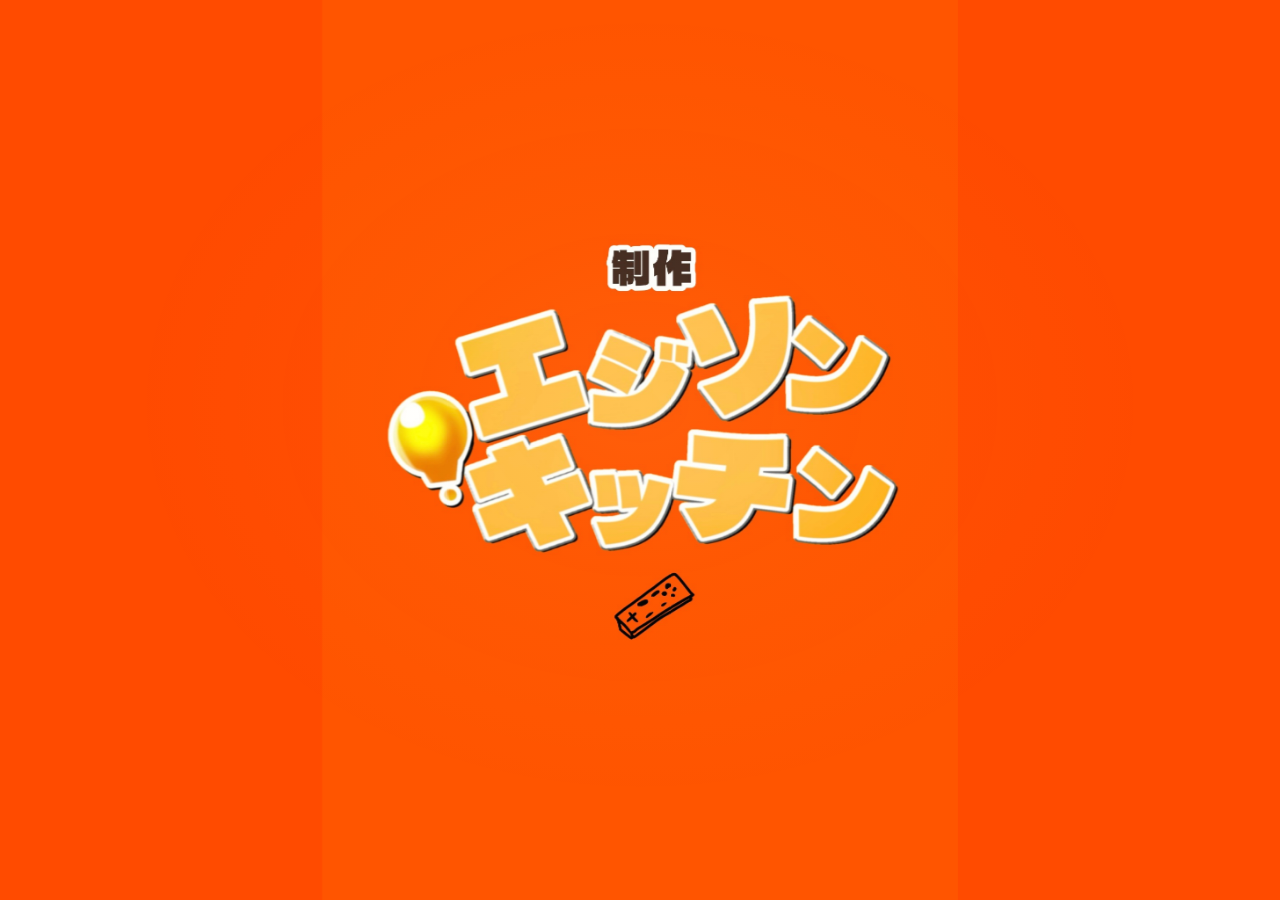
<file: index.html>
<!DOCTYPE html>
<html lang="ja">
<head>
  <meta charset="UTF-8">
  <meta http-equiv="Content-Type" content="text/html; charset=UTF-8">
  <meta name="viewport" content="width=device-width, initial-scale=1, viewport-fit=cover">
  <meta name="theme-color" content="#1976d2">
  <link rel="manifest" href="manifest.webmanifest">
  <link rel="apple-touch-icon" href="assets/icons/icon-192.png">
  <link rel="icon" type="image/png" sizes="192x192" href="assets/icons/icon-192.png">
  <meta name="description" content="ことクエ モバイル版。ことば・読み・発話・会話を縦向き・横向きの1画面で練習できます。">
  <title>ことばクエスト</title>
  <link rel="stylesheet" href="style.css?v=84ui3">
  <link rel="stylesheet" href="browser-responsive.css?v=84ui3">
  <link rel="stylesheet" href="v47-improvements.css?v=84m2">
  <link rel="stylesheet" href="pronunciation-training.css?v=84m2">
  <link rel="stylesheet" href="one-screen-layout.css?v=84ui3">
</head>
<body data-theme="blue">
<main class="app app-native">

  <!-- 起動演出は logo.html と opening-event.html に分離しました。 -->

  <section id="titleScreen" class="screen title-screen" aria-label="ことばクエスト タイトル画面">
    <div class="title-bubble-field" aria-hidden="true">
      <span class="title-bubble b1"></span><span class="title-bubble b2"></span><span class="title-bubble b3"></span><span class="title-bubble b4"></span>
      <span class="title-bubble b5"></span><span class="title-bubble b6"></span><span class="title-bubble b7"></span><span class="title-bubble b8"></span>
      <span class="title-bubble b9"></span><span class="title-bubble b10"></span><span class="title-bubble b11"></span><span class="title-bubble b12"></span>
    </div>
    <div class="title-brand">エジソン・キッチン</div>
    <div class="title-logo-wrap" aria-hidden="true">
      <div class="title-mark"><span class="title-mark-dot dot-a"></span><span class="title-mark-dot dot-b"></span><span class="title-mark-dot dot-c"></span><span class="title-mark-letter">こ</span><span class="title-mark-spark">✦</span></div>
    </div>
    <h1 class="title-name">ことば<span>クエスト</span></h1>
    <p class="title-sub">ことばをつないで、もっと話せる自分に</p>

    <div class="title-menu">
      <button type="button" class="menu-button menu-primary" id="titleStartBtn">
        <span class="menu-icon">▶</span><span><strong>始める</strong><small>ジャンルを選ぶ</small></span>
      </button>
      <button type="button" class="menu-button menu-dungeon" id="titleDungeonBtn">
        <span class="menu-icon">🗝️</span><span><strong>コトバ・ダンジョン</strong><small>アバターを育ててレベルアップ</small></span>
      </button>
      <button type="button" class="menu-button menu-community" id="titleCommunityBtn" aria-label="当事者コミュニティを開く">
        <span class="menu-icon">💬</span><span><strong>みんなの広場</strong><small>当事者同士の共有・交流（試作）</small></span>
      </button>
      <button type="button" class="menu-button menu-record" id="titlePrintDrillBtn">
        <span class="menu-icon">📄</span><span><strong>紙のドリルを作る・印刷</strong><small>タブレットがなくても使えるプリント教材</small></span>
      </button>
      <button type="button" class="menu-button menu-record" id="titleRecordsBtn">
        <span class="menu-icon">📊</span><span><strong>トレーニング記録を見る</strong><small>これまでの記録を確認</small></span>
      </button>
      <button type="button" class="menu-button menu-settings" id="titleSettingsBtn">
        <span class="menu-icon">⚙️</span><span><strong>設定</strong><small>音・マイク・色・AI</small></span>
      </button>
    </div>

    <div class="music-mini">
      <span>♫</span><span id="musicMiniLabel">やさしい音楽</span>
      <button type="button" id="musicMiniBtn" class="mini-toggle">ON</button>
    </div>
    <p class="title-footer">制作：エジソン・キッチン</p>
  </section>

  <!-- 初回ユーザー設定：記録とExcel出力に使うプロフィール -->
  <section id="userSetup" class="screen user-profile-screen" aria-label="ユーザー設定">
    <div class="user-profile-card">
      <div class="user-profile-icon" aria-hidden="true">👤</div>
      <p class="user-profile-kicker">KOTOBA QUEST</p>
      <h1 id="userSetupHeading">はじめてのユーザー設定</h1>
      <p id="userSetupIntro" class="user-profile-intro">トレーニング記録とExcel出力に反映する情報を設定します。</p>
      <form id="userProfileForm" novalidate>
        <label class="user-profile-label" for="setupUserDisplayName">記録に表示する名前 <span>必須</span></label>
        <input id="setupUserDisplayName" class="user-profile-input" type="text" maxlength="60" autocomplete="nickname" placeholder="例：ことば練習中" required>
        <p class="user-profile-help">本名でなく、ニックネームやイニシャルでも設定できます。</p>
        <label class="user-profile-label" for="setupUserRecordCode">利用者ID・管理番号 <span>任意</span></label>
        <input id="setupUserRecordCode" class="user-profile-input" type="text" maxlength="40" autocomplete="off" placeholder="例：KQ-001">
        <p class="user-profile-help">必要な場合だけ入力してください。診断名など、Excelで共有したくない情報は入力しないでください。</p>
        <div class="user-profile-local-note">設定と記録は、この端末のブラウザー内に保存されます。Excelへ出力したファイルは、保存先や共有先にご注意ください。</div>
        <p id="userProfileStatus" class="user-profile-status" role="status" aria-live="polite"></p>
        <div class="user-profile-actions">
          <button id="saveUserProfileBtn" class="user-profile-primary" type="submit">設定を保存して始める</button>
          <button id="guestUserProfileBtn" class="user-profile-secondary" type="button">ゲストとして始める</button>
          <button id="cancelUserProfileBtn" class="user-profile-quiet" type="button" hidden>変更をやめて戻る</button>
        </div>
      </form>
    </div>
  </section>

  <!-- 当事者コミュニティ掲示板（Ver.40 試作） -->
  <section id="communityBoard" class="screen community-screen" aria-label="みんなの広場">
    <div class="screen-head community-screen-head">
      <button type="button" class="back-button" id="communityBackBtn" aria-label="タイトルに戻る">←</button>
      <div class="screen-head-title">みんなの広場</div>
      <span class="community-head-mark" aria-hidden="true">💬</span>
    </div>

    <div class="community-intro">
      <h2>みんなの広場</h2>
      <p>日々の出来事や工夫を、自分のペースで共有しましょう。</p>
    </div>

    <div class="community-trial-notice" role="note">
      <strong>端末内保存について</strong>
      <p>投稿は今の端末内に保存されます。現在は、ほかの人の端末とはまだ共有されません。オンライン交流にはサーバー接続が必要です。</p>
    </div>

    <section class="community-panel" aria-labelledby="communityProfileTitle">
      <h3 id="communityProfileTitle">あなたのプロフィール</h3>
      <label class="community-field-label" for="communityNickname">ニックネーム（本名は使わないでください）</label>
      <input id="communityNickname" class="community-text-input" type="text" maxlength="16" autocomplete="nickname" placeholder="例：ことば練習中">
      <div class="community-field-label">アバターを選んでください</div>
      <div id="communityAvatarChoices" class="community-avatar-choices" role="group" aria-label="アバター選択">
        <button type="button" class="community-avatar-choice" data-avatar="🌱" aria-label="芽">🌱</button>
        <button type="button" class="community-avatar-choice" data-avatar="🙂" aria-label="笑顔">🙂</button>
        <button type="button" class="community-avatar-choice" data-avatar="🌸" aria-label="花">🌸</button>
        <button type="button" class="community-avatar-choice" data-avatar="🐱" aria-label="ねこ">🐱</button>
        <button type="button" class="community-avatar-choice" data-avatar="⭐" aria-label="星">⭐</button>
        <button type="button" class="community-avatar-choice" data-avatar="☕" aria-label="コーヒー">☕</button>
      </div>
      <button type="button" id="communityProfileSaveBtn" class="community-button community-button-secondary">プロフィールを保存</button>
      <p id="communityProfileStatus" class="community-small-status" aria-live="polite"></p>
    </section>

    <section class="community-panel" aria-labelledby="communityComposeTitle">
      <h3 id="communityComposeTitle">投稿を書く</h3>
      <label class="community-field-label" for="communityCategory">投稿の種類</label>
      <select id="communityCategory" class="community-text-input">
        <option value="日常">日常の出来事</option>
        <option value="工夫">生活の工夫</option>
        <option value="言葉の練習">言葉の練習</option>
        <option value="悩み・相談">悩み・相談</option>
        <option value="うれしかったこと">うれしかったこと</option>
      </select>
      <label class="community-field-label" for="communityPostText">本文</label>
      <textarea id="communityPostText" class="community-post-textarea" maxlength="1000" rows="4" placeholder="今日あったこと、役に立った工夫などを書いてみましょう。"></textarea>
      <div class="community-compose-footer">
        <span id="communityCharCount" class="community-char-count">0 / 1000</span>
        <button type="button" id="communityPostSubmitBtn" class="community-button community-button-primary">投稿する</button>
      </div>
      <p id="communityPostStatus" class="community-small-status" aria-live="polite"></p>
    </section>

    <section class="community-posts-section" aria-labelledby="communityPostsTitle">
      <div class="community-posts-heading">
        <h3 id="communityPostsTitle">投稿一覧</h3>
        <span id="communityPostTotal" class="community-post-total">0件</span>
      </div>
      <div id="communityFilters" class="community-filters" aria-label="投稿の絞り込み">
        <button type="button" class="community-filter active" data-filter="すべて">すべて</button>
        <button type="button" class="community-filter" data-filter="日常">日常</button>
        <button type="button" class="community-filter" data-filter="工夫">生活の工夫</button>
        <button type="button" class="community-filter" data-filter="言葉の練習">言葉の練習</button>
        <button type="button" class="community-filter" data-filter="悩み・相談">悩み・相談</button>
        <button type="button" class="community-filter" data-filter="うれしかったこと">うれしかったこと</button>
      </div>
      <div id="communityPostList" class="community-post-list" aria-live="polite"></div>
    </section>

    <div class="community-safety-note">
      <strong>安心して利用するために</strong>
      <p>本名・住所・電話番号など、個人が特定される情報は投稿しないでください。体調や生活に関する大切な相談は、支援者や専門家にも相談してください。現在は端末内での確認用です。オンラインの通報・共有機能はありません。</p>
    </div>
  </section>

  <!-- ジャンル選択 -->
  <section id="home" class="screen">
    <div class="screen-head">
      <button type="button" class="back-button" id="homeToTitleBtn">←</button>
      <div class="screen-head-title">ことクエ</div>
      <button type="button" class="head-icon-button" id="genreSettingsBtn" aria-label="設定">⚙️</button>
    </div>
    <div class="screen-intro">
      <h2>ジャンルを選んでください</h2>
      <p>できるところから、ひとつずつ進めましょう。</p>
    </div>
    <div id="categoryGrid" class="category-grid" aria-label="トレーニングカテゴリ"></div>

    <!-- JavaScript互換用。見た目では使いません。 -->
    <div id="activityPanel" class="activity-panel-native hidden">
      <div class="activity-head">
        <button type="button" class="back-button" id="allGenreBtn">←</button>
        <div>
          <div id="selectedGenreIcon" class="activity-head-icon">🧠</div>
          <h3 id="selectedGenreName">課題を選択</h3>
        </div>
      </div>
      <p id="selectedGenreDescription" class="muted"></p>
      <div id="activityCards" class="activity-grid"></div>
      <select id="activitySelect" class="compat-hidden"><option value="">課題を選んでください</option></select>
      <div id="activityDescription" class="compat-hidden"></div>
      <button id="startSelectedBtn" class="compat-hidden" disabled>開始</button>
    </div>
  </section>

  <!-- トレーニング -->


  <section id="game" class="screen">
    <div class="screen-head game-head">
      <button class="back-button" id="homeBtn" type="button">←</button>
      <div id="trainingTitle" class="screen-head-title">トレーニング</div>
      <div class="head-status"><span id="progress">1 / 10</span><span id="score">正解 0</span></div>
    </div>
    <div class="quiz-card">
      <div id="categoryLabel" class="category-label">トレーニング</div>
      <div id="questionLabel" class="question-label">問題</div>
      <div id="visualArea" class="visual-area">
        <img id="questionImage" class="question-image hidden" alt="問題の画像">
        <div id="emoji" class="emoji">❓</div>
      </div>
      <div class="voice-row">
        <button id="speakBtn" class="outline-button" type="button">🔊 お手本を聞く</button>
        <span id="voiceStatus" class="voiceStatus" aria-live="polite"></span>
      </div>
      <div id="instruction" class="instruction hidden"></div>
      <div id="promptText" class="prompt-text"></div>
      <button id="hintBtn" class="hint-button" type="button">💡 ヒント</button>
      <div id="hint" class="hint hidden"></div>
      <div id="answerArea" class="answer-area"></div>
      <div id="feedback" class="feedback" aria-live="polite"></div>
      <button id="nextBtn" class="primary-button hidden" type="button">次へ →</button>
    </div>
  </section>

  <!-- 結果 -->
  <section id="result" class="screen">
    <div class="screen-head">
      <div class="screen-head-title">トレーニング結果</div>
    </div>
    <div class="result-card">
      <div id="resultIcon" class="result-icon">🎉</div>
      <h2>おつかれさまでした</h2>
      <div id="resultTitle" class="result-title">トレーニング</div>
      <div id="resultScore" class="big-score">0 / 10</div>
      <div id="resultRate" class="rate">正答率 0%</div>
      <p id="resultMessage" class="result-message"></p>
      <div class="result-actions">
        <button class="primary-button" id="retryBtn" type="button">もう一度挑戦</button>
        <button class="secondary-button" id="resultHomeBtn" type="button">ジャンル選択へ</button>
        <button class="secondary-button" id="resultRecordBtn" type="button">記録を見る</button>
      </div>
    </div>
  </section>

  <!-- 記録 -->
  <section id="records" class="screen">
    <div class="screen-head">
      <button class="back-button" id="recordsHomeBtn" type="button">←</button>
      <div class="screen-head-title">トレーニング記録</div>
      <div></div>
    </div>
    <div class="records-card">
      <section class="records-month-panel" aria-label="月別カレンダー">
        <div class="record-month-row">
          <button id="prevMonthBtn" class="small-button" type="button" aria-label="前の月">←</button>
          <strong id="recordMonthLabel"></strong>
          <button id="todayMonthBtn" class="small-button" type="button">今日</button>
          <button id="nextMonthBtn" class="small-button" type="button" aria-label="次の月">→</button>
        </div>
        <div id="recordsUserSummary" class="records-user-summary" role="status"></div>
        <div id="monthStats" class="month-stats"></div>
        <div id="calendar" class="calendar"></div>
        <div class="calendar-legend">✅ 記録がある日を選ぶと、右側に詳細が表示されます。</div>
      </section>
      <section class="records-day-panel" aria-label="選択した日の詳細">
        <div class="records-day-heading">
          <h3 id="selectedDateLabel">今日の記録</h3>
          <span class="records-day-badge">選択日の詳細</span>
        </div>
        <div id="dayStats" class="record-stats"></div>
        <div id="dayRecordList" class="day-record-list"></div>
        <div class="records-note-panel">
          <label class="record-note-label" for="dayNote">今日のメモ</label>
          <textarea id="dayNote" class="record-note" rows="3" placeholder="気づいたことや、次回の目標をメモできます。自動保存されます。"></textarea>
          <div id="dayNoteStatus" class="note-status"></div>
        </div>
      </section>
      <div class="records-actions-panel">
        <div class="export-buttons">
          <button id="exportDayBtn" class="primary-button" type="button">この日の記録をExcel出力</button>
          <button id="exportMonthBtn" class="secondary-button" type="button">この1か月の記録をExcel出力</button>
        </div>
        <button id="clearRecordsBtn" class="danger-button" type="button">記録データを削除</button>
      </div>
    </div>
  </section>

  <!-- 設定 -->
  <section id="settings" class="screen">
    <div class="screen-head">
      <button class="back-button" id="settingsBackBtn" type="button">←</button>
      <div class="screen-head-title">設定</div>
      <div></div>
    </div>

    <div class="settings-panel user-profile-settings-panel">
      <h3>👤 ユーザー設定</h3>
      <p id="settingsUserProfileSummary" class="settings-sub">記録に表示する名前を設定できます。</p>
      <p class="settings-sub">ここで設定した表示名・管理番号は、新しいトレーニング記録とExcel出力に自動で反映されます。</p>
      <button id="editUserProfileBtn" class="secondary-button" type="button">ユーザー設定を編集</button>
    </div>

    <div class="settings-panel">
      <h3>🎤 マイク</h3>
      <p id="micPermissionStatus" class="settings-status">確認しています…</p>
      <button id="micPermissionBtn" class="primary-button" type="button">マイクを許可・テストする</button>
      <button id="micOpenSettingsBtn" class="secondary-button" type="button">マイクが使えないとき</button>
      <p id="micBrowserHelp" class="settings-sub hidden">GitHub PagesのHTTPSで開き、アドレスバーのサイト設定からマイクを許可してください。音声認識は対応ブラウザが必要です。音声認識の方式によっては、音声がブラウザの認識サービスで処理される場合があります。</p>
    </div>

    <div class="settings-panel">
      <h3>🔊 音量</h3>
      <div class="range-row"><input id="masterVolume" type="range" min="0" max="100" step="1" value="60"><output id="volumeValue">60%</output></div>
      <button id="testSoundBtn" class="outline-button" type="button">音を試す</button>
    </div>

    <div class="settings-panel">
      <h3>🎨 画面の色</h3>
      <p class="settings-sub">見やすい色を選べます。</p>
      <div class="theme-choices">
        <button type="button" class="theme-choice blue" id="themeBlue"><span></span>青</button>
        <button type="button" class="theme-choice red" id="themeRed"><span></span>赤</button>
        <button type="button" class="theme-choice yellow" id="themeYellow"><span></span>黄色</button>
      </div>
    </div>

    <div class="settings-panel">
      <h3>♫ 音楽</h3>
      <label class="switch-row"><span>トレーニング中に音楽を流す</span><input id="musicOn" type="checkbox" checked></label>
    </div>

    <div class="settings-panel">
      <h3>🧠 端末内AI</h3>
      <p class="settings-sub">インターネットやAPIキーを使わず、このアプリの中だけで動く会話練習です。</p>
      <button id="aiStartBtn" class="primary-button" type="button">端末内AIを使う</button>
    </div>

    <div class="settings-panel">
      <h3>⚙️ 練習の設定</h3>
      <label class="setting-select-row">問題数<select id="questionCount"><option value="5">5問</option><option value="10" selected>10問</option><option value="15">15問</option><option value="20">20問</option></select></label>
      <label class="switch-row"><span>ヒントを使う</span><input id="hintOn" type="checkbox" checked></label>
      <label class="switch-row"><span>音声を使う</span><input id="voiceOn" type="checkbox" checked></label>
    </div>

    <div class="settings-panel about-panel">
      <h3>ことクエ モバイル版</h3>
      <p>制作：エジソン・キッチン</p>
      <p>端末内に記録を保存します。</p>
      <p class="credits-line">効果音：効果音ラボ　／　BGM：甘茶の音楽工房</p>
    </div>
  </section>

  <audio id="bgmAudio" preload="auto" loop playsinline src="BGM/seishishitauchu.mp3"></audio>

</main>
<script src="encoding-safe.js"></script>
<script src="android-bridge-android.js?v=84m2"></script>
<script src="app.js?v=84ui3"></script>
<script src="user-profile.js?v=84m2"></script>
<script src="aphasia-modes.js?v=84m2"></script>
<script src="app-ui.js?v=84m2"></script>
<script src="community-board.js"></script>
<script src="reading-memory-mode.js"></script>
<script src="v47-improvements.js?v=84m2"></script>
<script src="v57-task-rebuild.js?v=84m2"></script>
<script src="pronunciation-training.js?v=84m2"></script>
<script>
(function(){
  'use strict';
  var INTRO_KEY = 'kotobaquest_web_intro_seen_v1';
  function boot(){
    // 初回アクセス時だけロゴ→会話イベントを表示します。
    // #title / #home / #records / #community が付いた戻り先では再生しません。
    var hasTarget = !!window.location.hash;
    var seen = false;
    try { seen = sessionStorage.getItem(INTRO_KEY) === '1'; } catch(e) { seen = true; }
    if (!hasTarget && !seen) {
      try { sessionStorage.setItem(INTRO_KEY, '1'); } catch(e) {}
      window.location.replace('logo.html');
      return;
    }
    var printDrillBtn = document.getElementById('titlePrintDrillBtn');
    if (printDrillBtn && !printDrillBtn.dataset.bound) { printDrillBtn.dataset.bound = '1'; printDrillBtn.addEventListener('click', function(){ window.location.href = 'print-drills.html'; }); }
    try { if (typeof renderCategories === 'function') renderCategories(); } catch(e) {}
    try { if (window.__webAppUI && window.__webAppUI.boot) window.__webAppUI.boot(); } catch(e) {}
    // 初回起動時は、ロゴと会話イベントのあとにユーザー設定を表示します。
    try {
      if (window.KotobaQuestUserProfile) {
        window.KotobaQuestUserProfile.refreshSummaries();
        if (!window.KotobaQuestUserProfile.hasProfile()) window.KotobaQuestUserProfile.openSetup('first');
      }
    } catch(e) {}
  }
  if(document.readyState==='loading') document.addEventListener('DOMContentLoaded', boot); else boot();
})();
</script>
</body>
</html>
</file>
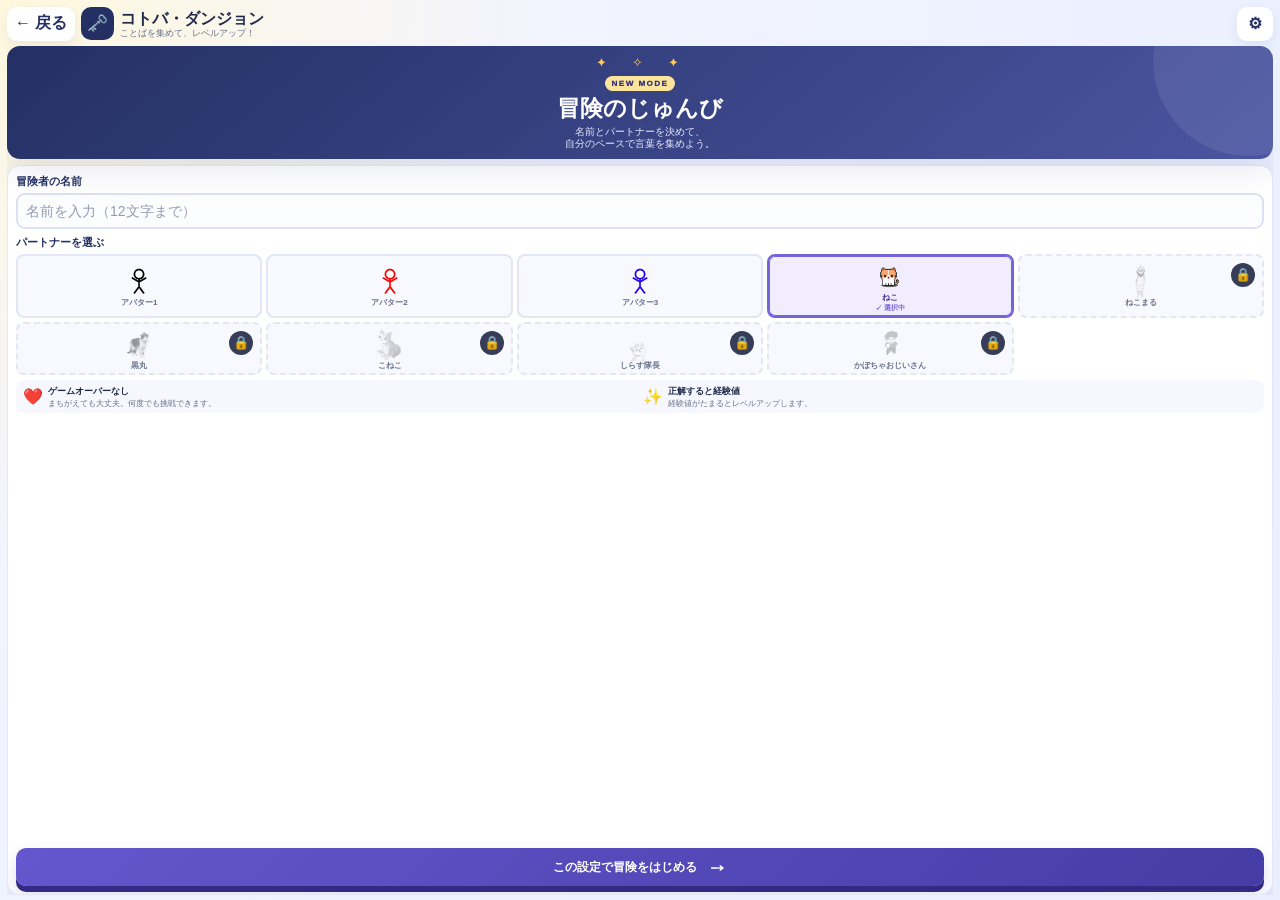
<file: kotoba-dungeon.html>
<!DOCTYPE html>
<html lang="ja">
<head>
  <meta charset="UTF-8">
  <meta name="viewport" content="width=device-width, initial-scale=1, viewport-fit=cover">
  <meta name="theme-color" content="#243064">
  <title>コトバ・ダンジョン｜ことクエ モバイル版</title>
  <link rel="stylesheet" href="kotoba-dungeon.css?v=84m2">
  <link rel="stylesheet" href="browser-responsive.css?v=84ui3">
<link rel="stylesheet" href="one-screen-layout.css?v=84ui3">
</head>
<body class="dungeon-app">
  <main class="kd-app">
    <header class="kd-topbar">
      <button type="button" id="kdBackBtn" class="kd-back" aria-label="メイン画面へ戻る">← 戻る</button>
      <div class="kd-brand"><span class="kd-brand-icon">🗝️</span><div><strong>コトバ・ダンジョン</strong><small>ことばを集めて、レベルアップ！</small></div></div>
      <button type="button" id="kdSettingsTopBtn" class="kd-icon-button" aria-label="ルール設定">⚙</button>
    </header>

    <section id="kdSetupScreen" class="kd-screen" aria-labelledby="kdSetupTitle">
      <div class="kd-hero kd-hero-setup">
        <div class="kd-hero-stars" aria-hidden="true">✦　✧　✦</div>
        <span class="kd-pill">NEW MODE</span>
        <h1 id="kdSetupTitle">冒険のじゅんび</h1>
        <p>名前とパートナーを決めて、<br>自分のペースで言葉を集めよう。</p>
      </div>
      <div class="kd-card">
        <label class="kd-label" for="kdSetupName">冒険者の名前</label>
        <input id="kdSetupName" class="kd-text-input" type="text" maxlength="12" placeholder="名前を入力（12文字まで）" autocomplete="nickname">
        <div class="kd-label kd-label-spaced">パートナーを選ぶ</div>
        <div id="kdSetupAvatars" class="kd-avatar-grid" aria-label="アバター選択"></div>
        <div class="kd-rules-preview">
          <div><span>❤️</span><div><strong>ゲームオーバーなし</strong><small>まちがえても大丈夫。何度でも挑戦できます。</small></div></div>
          <div><span>✨</span><div><strong>正解すると経験値</strong><small>経験値がたまるとレベルアップします。</small></div></div>
        </div>
        <button type="button" id="kdBeginSetupBtn" class="kd-primary-button">この設定で冒険をはじめる <span>→</span></button>
      </div>
    </section>

    <section id="kdHomeScreen" class="kd-screen kd-hidden" aria-labelledby="kdHomeTitle">
      <section class="kd-profile-hero">
        <div class="kd-profile-avatar-wrap"><img id="kdHomeAvatar" class="kd-profile-avatar" alt="選択中のアバター"><span id="kdHomeOutfit" class="kd-avatar-outfit" aria-label="着せ替えなし"></span></div>
        <div class="kd-profile-info">
          <div class="kd-eyebrow">YOUR PARTNER</div>
          <h1 id="kdHomeTitle"><span id="kdHomeName">冒険者</span> さん</h1>
          <div class="kd-level-line"><span class="kd-level-badge" id="kdHomeLevel">Lv.1</span><span id="kdHomeRank" class="kd-rank">ことばのたまご</span></div>
          <div class="kd-exp-label"><span>レベル経験値</span><strong id="kdHomeExpText">0 / 50 EXP</strong></div>
          <div class="kd-exp-track"><div id="kdHomeExpBar" class="kd-exp-bar"></div></div>
          <small class="kd-total-exp">累計経験値 <b id="kdHomeTotalExp">0</b> EXP</small>
        </div>
      </section>

      <section class="kd-collectibles-card" aria-label="メダルとガチャ">
        <div class="kd-medal-summary">
          <div class="kd-medal-emblem" aria-hidden="true">🏅</div>
          <div class="kd-medal-text"><strong>メダル <span id="kdHomeMedals">0</span>枚</strong><small>冒険を最後までクリアすると1枚もらえます。</small></div>
          <div class="kd-medal-next" id="kdMedalNextText">あと5枚でガチャ！</div>
        </div>
        <div class="kd-medal-progress" aria-label="メダルガチャまでの進み具合">
          <div class="kd-medal-progress-label"><span>🎰 ガチャゲージ</span><strong id="kdMedalProgressLabel">0 / 5 枚</strong></div>
          <div id="kdMedalSlots" class="kd-medal-slots" role="img" aria-label="メダル5枚でガチャ1回">
            <span class="kd-medal-slot" aria-hidden="true">🏅</span><span class="kd-medal-slot" aria-hidden="true">🏅</span><span class="kd-medal-slot" aria-hidden="true">🏅</span><span class="kd-medal-slot" aria-hidden="true">🏅</span><span class="kd-medal-slot" aria-hidden="true">🏅</span>
          </div>
          <small class="kd-medal-progress-note">冒険クリアでメダルを集めよう！5枚で新しい仲間・着せ替えをゲット</small>
        </div>
        <div class="kd-collectibles-actions">
          <button type="button" id="kdOpenCollectionBtn" class="kd-secondary-button">🎒 アバター・着せ替え</button>
          <button type="button" id="kdGachaBtn" class="kd-gacha-button">🎁 メダル5枚でガチャ</button>
        </div>
      </section>

      <section class="kd-next-task-card">
        <div class="kd-card-topline"><span class="kd-section-tag">TODAY'S QUEST</span><span id="kdTaskLevelTag" class="kd-mini-badge">Lv.1〜2</span></div>
        <h2 id="kdTaskTitle">絵を見て、ことばを選ぼう</h2>
        <p id="kdTaskDescription">絵やマークを見て、合う言葉を選びます。</p>
        <div class="kd-task-benefits"><span>⭐ 正解で EXP +10</span><span>🎁 クリアボーナス +10</span></div>
        <button type="button" id="kdStartChallengeBtn" class="kd-primary-button kd-start-button">ダンジョンに挑戦 <span>▶</span></button>

      </section>

      <section class="kd-stats-grid">
        <div class="kd-stat-card"><span>🏆</span><strong id="kdHomeClears">0</strong><small>クリア回数</small></div>
        <div class="kd-stat-card"><span>✅</span><strong id="kdHomeCorrectRate">—</strong><small>平均正答率</small></div>
        <div class="kd-stat-card"><span>🌱</span><strong id="kdHomeBestLevel">1</strong><small>現在のレベル</small></div>
      </section>

      <div class="kd-home-actions">
        <button type="button" id="kdOpenSettingsBtn" class="kd-secondary-button">👤 名前・アバター・ルール設定</button>
        <button type="button" id="kdShowHistoryBtn" class="kd-secondary-button">📚 さいきんの冒険</button>
      </div>

      <section id="kdCollectionPanel" class="kd-card kd-collection-panel kd-hidden" aria-labelledby="kdCollectionTitle">
        <div class="kd-card-heading"><h2 id="kdCollectionTitle">🎒 コレクション</h2><button type="button" id="kdCloseCollectionBtn" class="kd-small-button">閉じる</button></div>
        <p class="kd-collection-help">持っているアバターや着せ替えを選ぶと、すぐに装備できます。</p>
        <h3 class="kd-collection-heading">アバター</h3><div id="kdCollectionAvatars" class="kd-collection-grid"></div>
        <h3 class="kd-collection-heading">着せ替え</h3><div id="kdCollectionOutfits" class="kd-outfit-grid"></div>
      </section>

      <section id="kdHistoryPanel" class="kd-card kd-hidden">
        <div class="kd-card-heading"><h2>さいきんの冒険</h2><button type="button" id="kdCloseHistoryBtn" class="kd-small-button">閉じる</button></div>
        <div id="kdHistoryList" class="kd-history-list"></div>
      </section>
    </section>

    <section id="kdSettingsScreen" class="kd-screen kd-hidden" aria-labelledby="kdSettingsTitle">
      <div class="kd-page-heading"><span class="kd-heading-icon">⚙️</span><div><h1 id="kdSettingsTitle">プロフィール・ルール設定</h1><p>いつでも変更できます。</p></div></div>
      <div class="kd-card">
        <label class="kd-label" for="kdSettingsName">冒険者の名前</label>
        <input id="kdSettingsName" class="kd-text-input" type="text" maxlength="12" placeholder="名前を入力（12文字まで）" autocomplete="nickname">
        <div class="kd-label kd-label-spaced">パートナーを変更</div>
        <div id="kdSettingsAvatars" class="kd-avatar-grid" aria-label="アバター変更"></div>
      </div>
      <div class="kd-card">
        <div class="kd-card-heading"><h2>🎮 ルール設定</h2><span class="kd-soft-badge">自分に合う設定</span></div>
        <label class="kd-setting-row" for="kdQuestionCount"><span><strong>1回の問題数</strong><small>体調や集中力に合わせて選べます。</small></span><select id="kdQuestionCount" class="kd-select"><option value="5">5問</option><option value="10">10問</option></select></label>
        <label class="kd-setting-row" for="kdAutoRead"><span><strong>問題を自動で読み上げる</strong><small>問題が出ると音声で読みます。</small></span><input id="kdAutoRead" class="kd-toggle" type="checkbox"></label>
        <label class="kd-setting-row" for="kdShowHints"><span><strong>ヒントボタンを表示する</strong><small>困ったときにヒントを見られます。</small></span><input id="kdShowHints" class="kd-toggle" type="checkbox" checked></label>
        <p class="kd-rule-note">まちがえても経験値は減りません。時間制限・HP・ゲームオーバーはありません。</p>
        <button type="button" id="kdSaveSettingsBtn" class="kd-primary-button">設定を保存する</button>
        <button type="button" id="kdCancelSettingsBtn" class="kd-secondary-button">もどる</button>
      </div>
      <div class="kd-card kd-danger-card">
        <h2>🔄 最初からやり直す</h2>
        <p>このモードの名前、アバター、レベル、経験値、クリア記録、ルール設定を初期化します。ほかのトレーニングの記録は削除されません。</p>
        <button type="button" id="kdResetBtn" class="kd-danger-button">コトバ・ダンジョンのデータを初期化</button>
      </div>
    </section>

    <section id="kdChallengeScreen" class="kd-screen kd-hidden" aria-labelledby="kdChallengeTitle">
      <div class="kd-challenge-top">
        <button type="button" id="kdQuitChallengeBtn" class="kd-small-button">← 休けいする</button>
        <div class="kd-challenge-level" id="kdChallengeLevel">Lv.1 の課題</div>
        <div class="kd-challenge-progress"><span id="kdQuestionPosition">1 / 5</span><div class="kd-question-track"><div id="kdQuestionBar"></div></div></div>
      </div>
      <div class="kd-card kd-question-card">
        <div class="kd-question-topic"><span id="kdQuestionType">ことばをえらぶ</span><button type="button" id="kdSpeakQuestionBtn" class="kd-speak-button" aria-label="問題を読み上げる">🔊 聞く</button></div>
        <div id="kdQuestionContext" class="kd-question-context kd-hidden"></div>
        <h1 id="kdChallengeTitle" class="kd-question-prompt">問題がここに表示されます。</h1>
        <div id="kdQuestionVisual" class="kd-question-visual kd-hidden"></div>
        <p id="kdQuestionInstruction" class="kd-question-instruction">合う答えを選んでください。</p>
        <div id="kdChoiceArea" class="kd-choice-area"></div>
        <form id="kdInputForm" class="kd-input-form kd-hidden">
          <label class="kd-label" for="kdAnswerInput">答えを入力してください</label>
          <input id="kdAnswerInput" class="kd-text-input kd-answer-input" type="text" maxlength="60" placeholder="答えを入力" autocomplete="off">
          <button type="submit" class="kd-primary-button">この答えにする ✓</button>
        </form>
        <div id="kdMicPanel" class="kd-mic-panel kd-hidden"><button type="button" id="kdMicAnswerBtn" class="kd-mic-button">🎙️ マイクで答える</button><p id="kdMicStatus" aria-live="polite">マイクボタンを押してから答えてください。</p></div>
        <button type="button" id="kdHintBtn" class="kd-hint-button">💡 ヒントを見る</button>
        <div id="kdHintText" class="kd-hint-text kd-hidden"></div>
        <div id="kdAnswerFeedback" class="kd-answer-feedback" aria-live="polite"></div>
        <button type="button" id="kdNextQuestionBtn" class="kd-primary-button kd-hidden">つぎの問題へ →</button>
      </div>
      <p class="kd-soft-reminder">あせらなくて大丈夫。自分のペースで進みましょう。</p>
    </section>

    <section id="kdResultScreen" class="kd-screen kd-hidden" aria-labelledby="kdResultTitle">
      <div class="kd-result-hero"><div class="kd-result-confetti" aria-hidden="true">✦ ✧ ✦ ✧ ✦</div><div id="kdResultIcon" class="kd-result-icon">🎉</div><span class="kd-pill">QUEST CLEAR</span><h1 id="kdResultTitle">冒険クリア！</h1><p id="kdResultMessage">最後までよくがんばりました。</p></div>
      <div class="kd-card kd-result-card">
        <div class="kd-result-score"><strong id="kdResultCorrect">0 / 5</strong><span>正解数</span></div>
        <div class="kd-result-accuracy"><div class="kd-result-accuracy-track"><div id="kdResultAccuracyBar"></div></div><strong id="kdResultAccuracy">正答率 0%</strong></div>
        <div class="kd-exp-earned"><span>✨ 今回獲得した経験値</span><strong id="kdResultExp">+10 EXP</strong></div>
        <div class="kd-result-medal-earned"><div><strong>🏅 クリアメダル</strong><small id="kdResultMedalBalance">冒険クリアで1枚獲得</small></div><strong id="kdResultMedal">+1枚</strong></div>
        <div id="kdResultLevelChange" class="kd-level-change"></div>
        <button type="button" id="kdResultContinueBtn" class="kd-primary-button">冒険のつづきへ →</button>
        <button type="button" id="kdResultAgainBtn" class="kd-secondary-button">もう一度挑戦</button>
      </div>
    </section>

    <div id="kdLevelUpOverlay" class="kd-levelup-overlay kd-hidden" role="dialog" aria-modal="true" aria-labelledby="kdLevelUpTitle">
      <div class="kd-levelup-card"><img src="images/ivent/LVUP_01.png" alt="レベルアップ"><div class="kd-levelup-glow" aria-hidden="true">✦</div><h2 id="kdLevelUpTitle">レベルアップ！</h2><p id="kdLevelUpText">Lv.1 → Lv.2</p><p class="kd-levelup-sub">ことばの力がアップしました！</p><button type="button" id="kdLevelUpCloseBtn" class="kd-primary-button">やったね！</button></div>
    </div>


    <div id="kdBonusEventOverlay" class="kd-bonus-event-overlay kd-hidden" role="dialog" aria-modal="true" aria-labelledby="kdBonusEventTitle">
      <div class="kd-bonus-event-card">
        <div class="kd-bonus-event-rays" aria-hidden="true">✦　✨　🌟　✨　✦</div>
        <span class="kd-bonus-event-badge">RARE EVENT</span>
        <h2 id="kdBonusEventTitle">🌟 ボーナスステージ出現！</h2>
        <p>冒険の途中で、特別なステージを発見しました。<br><strong>クリアするとメダルを2枚獲得！</strong></p>
        <div class="kd-bonus-event-note">今挑戦しても、今回は見送っても大丈夫です。</div>
        <button type="button" id="kdBonusEventStartBtn" class="kd-primary-button">ボーナスに挑戦する！</button>
        <button type="button" id="kdBonusEventLaterBtn" class="kd-secondary-button">今回は見送る</button>
      </div>
    </div>

    <div id="kdGachaOverlay" class="kd-gacha-overlay kd-hidden" role="dialog" aria-modal="true" aria-labelledby="kdGachaTitle">
      <div id="kdGachaDialog" class="kd-gacha-dialog">
        <div class="kd-gacha-rays" aria-hidden="true">✦ ✧ ✦ ✧ ✦</div>
        <span class="kd-pill">MEDAL GACHA</span>
        <span id="kdGachaRarityBadge" class="kd-gacha-rarity-badge">✨ NEW ITEM</span>
        <h2 id="kdGachaTitle">ガチャの結果！</h2>
        <div id="kdGachaRewardVisual" class="kd-gacha-reward-visual"><span>🎁</span></div>
        <strong id="kdGachaRewardName" class="kd-gacha-reward-name">新しいアイテム</strong>
        <p id="kdGachaRewardDescription" class="kd-gacha-reward-description">新しい仲間がコレクションに加わりました。</p>
        <button type="button" id="kdGachaEquipBtn" class="kd-primary-button">装備する</button>
        <button type="button" id="kdGachaCloseBtn" class="kd-secondary-button">あとで装備する</button>
      </div>
    </div>

    <div id="kdToast" class="kd-toast" aria-live="polite"></div>
    <footer class="kd-footer">コトバ・ダンジョン｜ことクエ モバイル版</footer>
  </main>
  <audio id="kdBgmAudio" preload="auto" loop playsinline src="BGM/seishishitauchu.mp3" style="display:none"></audio>
  <script src="kotoba-dungeon.js?v=84m2"></script>
</body>
</html>
</file>
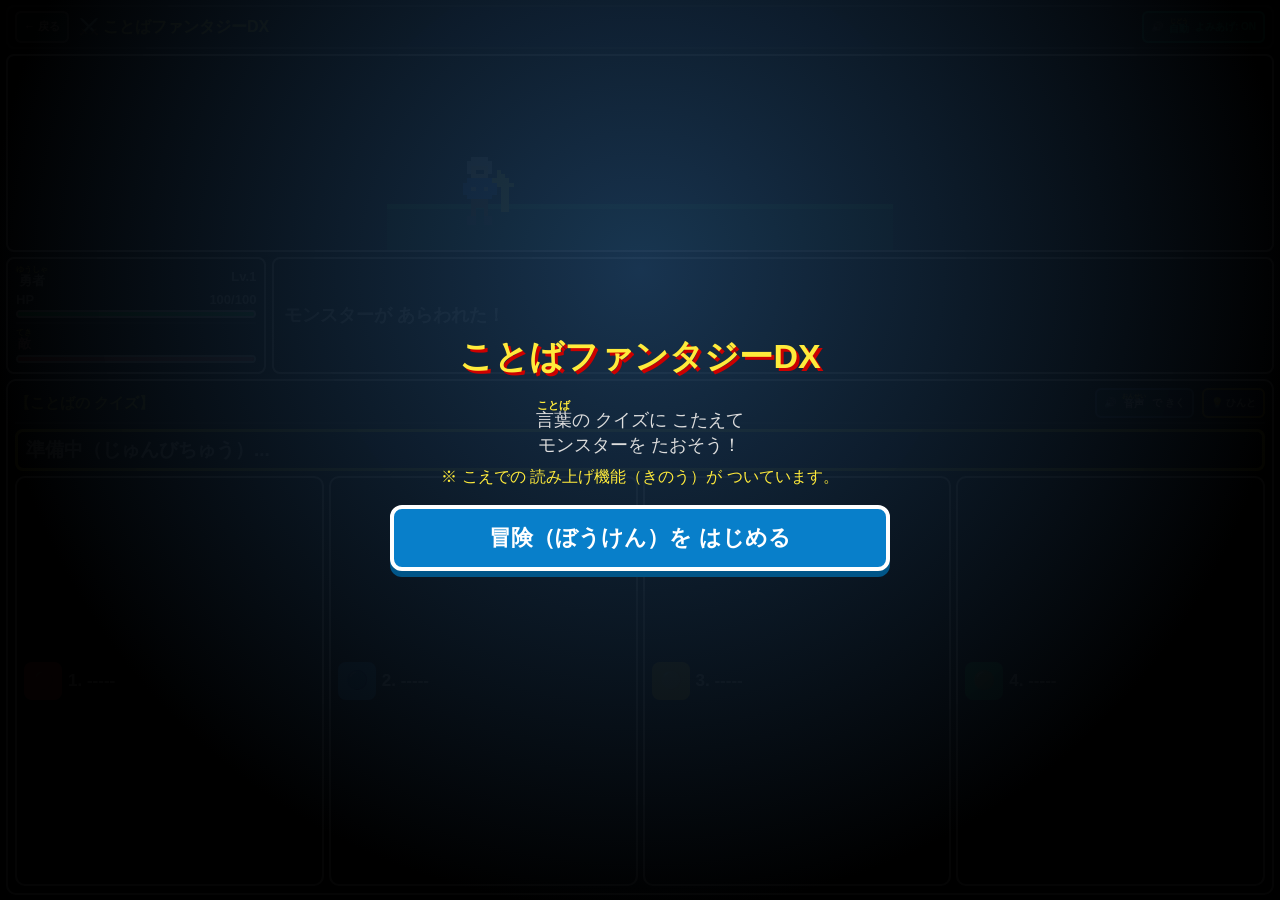
<file: kotoba-quest-ud.html>
<!DOCTYPE html>
<html lang="ja">
<head>
<meta charset="UTF-8">
<meta name="viewport" content="width=device-width, initial-scale=1, viewport-fit=cover, interactive-widget=resizes-content">
<title>ことばファンタジーDX - SIDE VIEW RPG -</title>
    <link rel="stylesheet" href="fontawesome/css/all.min.css">
<style>
  * {
    box-sizing: border-box;
    margin: 0;
    padding: 0;
    user-select: none;
    -webkit-user-select: none;
  }

  body {
    background-color: #0d0f12;
    color: #ffffff;
    font-family: 'BIZ UDPGothic', 'Hiragino Sans', 'Meiryo', 'Yu Gothic UI', sans-serif;
    display: flex;
    justify-content: center;
    align-items: flex-start;
    min-height: 100vh;
    padding: 12px;
    line-height: 1.6;
  }

  /* ゲーム全体コンテナ (高コントラスト・UDフレーム) */
  #game-container {
    width: 100%;
    max-width: 760px;
    background-color: #000000;
    border: 5px solid #ffffff;
    border-radius: 12px;
    box-shadow: 0 0 24px rgba(255, 255, 255, 0.25);
    padding: 14px;
    display: flex;
    flex-direction: column;
    gap: 14px;
  }

  /* コントロールヘッダー（音声読み上げ設定など） */
  .top-bar {
    display: flex;
    justify-content: space-between;
    align-items: center;
    flex-wrap: wrap;
    gap: 10px;
    background: #1a1d24;
    padding: 8px 12px;
    border-radius: 8px;
    border: 2px solid #555;
  }

  .top-title {
    font-size: 18px;
    font-weight: bold;
    color: #ffeb3b;
    display: flex;
    align-items: center;
    gap: 6px;
  }

  .toggle-btn {
    min-height: 48px;
    touch-action: manipulation;
    -webkit-tap-highlight-color: transparent;
    background: #2a2f3a;
    color: #fff;
    border: 2px solid #aaa;
    border-radius: 6px;
    padding: 6px 12px;
    font-size: 14px;
    font-weight: bold;
    cursor: pointer;
    display: flex;
    align-items: center;
    gap: 6px;
  }

  .toggle-btn:hover, .toggle-btn:focus {
    background: #3b4252;
    border-color: #ffeb3b;
    outline: none;
  }

  .toggle-btn.active {
    background: #1b4d3e;
    border-color: #00ffcc;
    color: #00ffcc;
  }

  /* DQ風ウィンドウ共通スタイル */
  .ud-box {
    background-color: #000000;
    border: 4px solid #ffffff;
    border-radius: 8px;
    padding: 14px;
    position: relative;
  }

  /* バトルキャンバス (サイドビュー表示) */
  .canvas-container {
    width: 100%;
    position: relative;
    background-color: #0a0d18;
    border: 4px solid #ffffff;
    border-radius: 8px;
    overflow: hidden;
  }

  canvas {
    display: block;
    width: 100%;
    height: auto;
    image-rendering: pixelated;
  }

  /* ステータス ＆ メッセージ表示 */
  .status-message-grid {
    display: grid;
    grid-template-columns: 220px 1fr;
    gap: 12px;
  }

  @media (max-width: 580px) {
    .status-message-grid {
      grid-template-columns: 1fr;
    }
  }

  .status-box {
    font-size: 16px;
    font-weight: bold;
  }

  .status-row {
    display: flex;
    justify-content: space-between;
    align-items: center;
    margin-bottom: 6px;
  }

  .hp-bar-outer {
    width: 100%;
    height: 14px;
    background-color: #333;
    border: 2px solid #fff;
    border-radius: 7px;
    overflow: hidden;
    margin-top: 2px;
    margin-bottom: 8px;
  }

  .hp-bar-inner {
    height: 100%;
    width: 100%;
    background-color: #00ff66;
    transition: width 0.3s ease, background-color 0.3s ease;
  }

  .message-box {
    font-size: 18px;
    font-weight: bold;
    min-height: 90px;
    display: flex;
    align-items: center;
    color: #ffffff;
    line-height: 1.7;
  }

  /* ルビ（ふりがな）の視認性調整 */
  ruby {
    ruby-align: center;
  }

  rt {
    font-size: 0.6em;
    color: #ffeb3b;
    font-weight: bold;
    line-height: 1.1;
  }

  /* クイズエリア */
  .quiz-section {
    display: flex;
    flex-direction: column;
    gap: 12px;
    background-color: #05070a;
  }

  .quiz-top-row {
    display: flex;
    justify-content: space-between;
    align-items: center;
    gap: 8px;
    border-bottom: 2px solid #333;
    padding-bottom: 8px;
  }

  .quiz-tag {
    color: #ffeb3b;
    font-size: 16px;
    font-weight: bold;
  }

  /* 音声・ヒントアクションボタン */
  .action-btn {
    min-height: 48px;
    touch-action: manipulation;
    -webkit-tap-highlight-color: transparent;
    background-color: #1e2838;
    color: #ffffff;
    border: 2px solid #6688bb;
    border-radius: 6px;
    padding: 8px 14px;
    font-size: 15px;
    font-weight: bold;
    font-family: inherit;
    cursor: pointer;
    display: flex;
    align-items: center;
    gap: 6px;
    transition: all 0.15s ease;
  }

  .action-btn:hover, .action-btn:focus {
    background-color: #2c3e55;
    border-color: #ffeb3b;
    color: #ffeb3b;
    outline: none;
    transform: translateY(-1px);
  }

  .action-btn:active {
    transform: translateY(1px);
  }

  .quiz-question-card {
    background-color: #111622;
    border: 3px solid #ffeb3b;
    border-radius: 8px;
    padding: 14px;
    font-size: 21px;
    font-weight: bold;
    line-height: 1.8;
    min-height: 70px;
  }

  /* ヒント表示ボックス */
  .hint-box {
    display: none;
    background-color: #2b2200;
    border: 2px solid #ffcc00;
    color: #fff8d6;
    border-radius: 6px;
    padding: 10px 14px;
    font-size: 16px;
    font-weight: bold;
    line-height: 1.6;
  }

  /* 選択肢ボタンエリア（図形＋色＋ルビ） */
  .options-container {
    display: grid;
    grid-template-columns: 1fr 1fr;
    gap: 12px;
  }

  @media (max-width: 580px) {
    .options-container {
      grid-template-columns: 1fr;
    }
  }

  .btn-option {
    background-color: #12151c;
    color: #ffffff;
    border: 3px solid #ffffff;
    border-radius: 10px;
    padding: 12px 14px;
    font-size: 20px;
    font-weight: bold;
    font-family: inherit;
    text-align: left;
    cursor: pointer;
    display: flex;
    align-items: center;
    gap: 12px;
    min-height: 64px;
    transition: all 0.15s ease;
  }

  .btn-option:hover:not(:disabled), .btn-option:focus:not(:disabled) {
    background-color: #252d3d;
    border-color: #ffeb3b;
    box-shadow: 0 0 12px rgba(255, 235, 59, 0.4);
    outline: none;
  }

  .btn-option:disabled {
    opacity: 0.4;
    cursor: not-allowed;
  }

  /* 視覚補助用シンボルバッジ (🔴, 🔵, 🟡, 🟢) */
  .shape-badge {
    display: inline-flex;
    justify-content: center;
    align-items: center;
    width: 42px;
    height: 42px;
    border-radius: 8px;
    font-size: 20px;
    font-weight: bold;
    flex-shrink: 0;
    color: #000;
  }

  .badge-red { background-color: #ff4d4d; color: #fff; }
  .badge-blue { background-color: #3399ff; color: #fff; }
  .badge-yellow { background-color: #ffcc00; color: #000; }
  .badge-green { background-color: #22cc66; color: #fff; }

  /* スタート・結果オーバーレイ */
  .overlay {
    /* スタート／結果画面はキャンバス内ではなくブラウザの表示領域全体で表示します。 */
    position: fixed;
    inset: 0;
    width: 100vw;
    height: 100vh;
    height: 100dvh;
    overflow-y: auto;
    -webkit-overflow-scrolling: touch;
    background: radial-gradient(ellipse at 50% 30%, rgba(25,54,83,.97), rgba(0,0,0,.98) 72%);
    display: flex;
    flex-direction: column;
    justify-content: center;
    align-items: center;
    gap: clamp(14px, 3vh, 24px);
    padding: max(22px, env(safe-area-inset-top)) max(18px, env(safe-area-inset-right)) max(22px, env(safe-area-inset-bottom)) max(18px, env(safe-area-inset-left));
    text-align: center;
    z-index: 600;
    overscroll-behavior: contain;
  }

  .overlay-title {
    width: 100%;
    max-width: 620px;
    font-size: clamp(26px, 6.5vw, 36px);
    font-weight: bold;
    color: #ffeb3b;
    text-shadow: 3px 3px 0 #cc0000;
  }

  .overlay-desc {
    width: 100%;
    font-size: clamp(17px, 4.4vw, 20px);
    color: #dddddd;
    max-width: 480px;
    line-height: 1.7;
  }

  .big-start-btn {
    width: 100%;
    min-height: 76px;
    max-width: 500px;
    display: flex;
    justify-content: center;
    align-items: center;
    background: #087fca;
    color: #ffffff;
    border: 4px solid #ffffff;
    padding: 18px 22px;
    font-size: clamp(21px, 5.2vw, 26px);
    line-height: 1.45;
    font-weight: bold;
    font-family: inherit;
    cursor: pointer;
    border-radius: 12px;
    box-shadow: 0 6px 0 #005588;
    transition: transform 0.1s ease, background-color 0.1s ease, box-shadow 0.1s ease;
    touch-action: manipulation;
    -webkit-tap-highlight-color: transparent;
    user-select: none;
  }

  .big-start-btn:hover, .big-start-btn:focus {
    background: #00aaff;
    transform: translateY(-2px);
    box-shadow: 0 8px 0 #005588;
    outline: none;
  }

  .big-start-btn:active {
    transform: translateY(4px);
    box-shadow: 0 2px 0 #005588;
  }


  /* ============================================================
     追加：会話イベント＋縦横対応
     ============================================================ */
  .event-overlay {
    /* PC・タブレット・スマートフォンの表示領域に合わせます。 */
    display: none;
    position: fixed;
    inset: 0;
    width: 100vw;
    height: 100vh;
    height: 100dvh;
    z-index: 500;
    align-items: stretch;
    justify-content: stretch;
    background: #000;
    overflow: hidden;
    padding: env(safe-area-inset-top) env(safe-area-inset-right) env(safe-area-inset-bottom) env(safe-area-inset-left);
  }
  .event-bg {
    position: absolute;
    inset: 0;
    background: linear-gradient(rgba(0,0,0,.08), rgba(0,0,0,.18)), url('images/ivent/back_1.jpg?v=69') center/cover no-repeat;
    animation: eventBgMove 14s ease-in-out infinite alternate;
    transform: scale(1.04);
  }
  @keyframes eventBgMove {
    0% { transform: scale(1.04) translate3d(0,0,0); }
    100% { transform: scale(1.08) translate3d(-1.5%, -1%, 0); }
  }
  .event-character {
    position: absolute;
    left: 50%;
    bottom: clamp(180px, 25vh, 235px);
    width: min(68vw, 430px);
    height: min(58vh, 500px);
    max-height: none;
    display: flex;
    align-items: flex-end;
    justify-content: center;
    pointer-events: none;
    filter: drop-shadow(0 8px 14px rgba(0,0,0,.45));
    animation: eventCharacterFloat 2.8s ease-in-out infinite;
  }
  .event-character.rare-event { filter: drop-shadow(0 0 18px rgba(255,218,87,.95)) drop-shadow(0 0 34px rgba(255,165,0,.65)); animation: eventCharacterFloat 2.8s ease-in-out infinite, rareCharacterPulse 1.1s ease-in-out 3; }
  .event-character.rare-event::after { content:"✨ レア登場！ ✨"; position:absolute; top:-8%; left:50%; transform:translateX(-50%); white-space:nowrap; padding:6px 13px; border-radius:999px; color:#382300; background:linear-gradient(90deg,#ffe789,#fff7cd,#ffc84d); border:2px solid #fff3b2; font-size:clamp(13px,2vw,20px); font-weight:900; box-shadow:0 0 20px rgba(255,210,70,.8); animation:rareLabelPop .65s ease-out both; }
  @keyframes rareCharacterPulse { 0%,100% { filter:drop-shadow(0 0 10px rgba(255,218,87,.6)); } 50% { filter:drop-shadow(0 0 28px rgba(255,218,87,1)) drop-shadow(0 0 44px rgba(255,165,0,.8)); } }
  @keyframes rareLabelPop { 0% {opacity:0; transform:translateX(-50%) scale(.45) translateY(12px);} 75% {opacity:1; transform:translateX(-50%) scale(1.08);} 100% {opacity:1; transform:translateX(-50%) scale(1);} }
  @keyframes eventCharacterFloat {
    0%,100% { transform: translate(-50%, 0); }
    50% { transform: translate(-50%, -6px); }
  }
  .event-character img {
    display: block;
    width: auto;
    height: 100%;
    max-width: 100%;
    max-height: 100%;
    object-fit: contain;
    object-position: center bottom;
  }
  .event-dialog {
    position: absolute;
    left: 5%;
    right: 5%;
    bottom: 4%;
    min-height: 25%;
    background: rgba(0,0,0,.92);
    border: 4px solid #fff;
    border-radius: 12px;
    box-shadow: 0 0 0 3px rgba(0,0,0,.65), 0 8px 22px rgba(0,0,0,.4);
    padding: 15px 18px 16px;
    z-index: 2;
  }
  .event-dialog-name {
    display: inline-block;
    margin: -30px 0 6px;
    padding: 4px 14px;
    background: #0b4d7a;
    color: #fff;
    border: 3px solid #fff;
    border-radius: 8px;
    font-size: 18px;
    font-weight: 900;
  }
  .event-dialog-text {
    min-height: 58px;
    color: #fff;
    font-size: clamp(16px, 3.2vw, 22px);
    font-weight: 900;
    line-height: 1.7;
    white-space: pre-wrap;
    padding-right: 48px;
  }
  .event-dialog-replay {
    display: inline-flex;
    align-items: center;
    justify-content: center;
    position: relative;
    margin-top: 5px;
    min-height: 42px;
    padding: 8px 13px;
    border: 2px solid rgba(255,255,255,.95);
    border-radius: 9px;
    background: #087cae;
    color: #fff;
    font-size: 15px;
    font-weight: 900;
    cursor: pointer;
    box-shadow: 0 3px 0 #044c72;
  }
  .event-dialog-replay:focus-visible { outline: 4px solid #ffdf58; outline-offset: 2px; }
  .event-dialog-replay:active { transform: translateY(2px); box-shadow: 0 1px 0 #044c72; }
  .event-dialog-next {
    position: absolute;
    right: 14px;
    bottom: 10px;
    width: 46px;
    height: 46px;
    border-radius: 50%;
    border: 3px solid #fff;
    background: #0088cc;
    color: #fff;
    font-size: 23px;
    font-weight: 900;
    cursor: pointer;
    box-shadow: 0 4px 0 #005588;
  }
  .event-dialog-next:active { transform: translateY(3px); box-shadow: 0 1px 0 #005588; }

  .overlay-actions {
    display: flex;
    flex-direction: column;
    align-items: center;
    justify-content: center;
    gap: 14px;
    width: 100%;
    max-width: 520px;
  }
  .overlay-secondary-btn {
    background: #1a1d24;
    color: #fff;
    border: 3px solid #fff;
    border-radius: 10px;
    padding: 12px 20px;
    font-size: 18px;
    font-weight: 900;
    cursor: pointer;
  }
  .overlay-secondary-btn:active { transform: translateY(2px); }


  @media (orientation: landscape) and (max-height: 520px) {
    .overlay { justify-content: flex-start; gap: 10px; padding-top: 14px; padding-bottom: 14px; }
    .overlay-title { font-size: clamp(22px, 4vw, 30px); }
    .overlay-desc { font-size: 16px; line-height: 1.45; }
    .big-start-btn { min-height: 64px; padding: 12px 18px; }
    .event-character { bottom: 132px; height: min(60vh, 250px); width: min(34vw, 300px); }
  }

  @media (orientation: landscape) and (min-width: 700px) {
    body { padding: 8px; }
    #game-container { max-width: 1100px; gap: 10px; padding: 10px; }
    .canvas-container canvas { max-height: 46vh; }
    .event-character { left: 50%; width: min(34vw, 340px); height: min(62vh, 280px); bottom: 145px; }
    .event-dialog { left: 3%; right: 3%; bottom: 3%; min-height: 23%; }
    .event-dialog-text { font-size: clamp(15px, 2.1vw, 21px); }
    .status-message-grid { grid-template-columns: 220px 1fr; }
    .options-container { grid-template-columns: repeat(4, 1fr); }
  }

  @media (orientation: portrait) and (max-width: 699px) {
    .event-character { left: 50%; width: min(66vw, 390px); height: min(58vh, 470px); bottom: clamp(190px, 27vh, 235px); }
    .event-dialog { min-height: 29%; }
    .event-dialog-text { font-size: 17px; padding-right: 8px; }
    .event-dialog-replay { font-size: 14px; min-height: 40px; padding: 7px 10px; }
    .overlay { justify-content: center; gap: 14px; }
    .overlay-desc { max-width: 440px; line-height: 1.6; }
    .overlay-actions { max-width: 440px; }
    .big-start-btn { min-height: 80px; }
    .overlay-secondary-btn { min-height: 54px; width: 100%; }
    .options-container { grid-template-columns: 1fr 1fr; }
  }

</style>
<link rel="stylesheet" href="one-screen-layout.css?v=84ui3">

  <link rel="stylesheet" href="browser-responsive.css">
</head>
<body class="fantasy-dx-app">

<div id="game-container">
  <!-- 上部コントロールバー -->
  <div class="top-bar">
    <div class="top-title">
      <button id="btn-back-main" class="toggle-btn" type="button" title="ことクエ本体へ戻る" style="margin-right: 6px;">← 戻る</button>
      <span>⚔️</span>
      <span>ことばファンタジーDX</span>
    </div>
    <div style="display: flex; gap: 8px;">
      <button id="btn-auto-speech" class="toggle-btn active" title="自動で問題を読み上げます">
        🔊 <ruby>自動<rt>じどう</rt></ruby>よみあげ: ON
      </button>
    </div>
  </div>

  <!-- サイドビュー戦闘キャンバス -->
  <div class="canvas-container">
    <canvas id="battleCanvas" width="600" height="230"></canvas>
  </div>

  <!-- 画面全体に重ねる会話イベント。canvasのoverflowに切られません。 -->
    <!-- ことばクエスト会話イベント（ねこまる） -->
    <div id="eventOverlay" class="event-overlay" aria-live="polite">
      <div class="event-bg"></div>
      <div class="event-character">
        <img id="eventCharacterImage" src="images/ivent/cat_1_crop.png?v=69" alt="ねこまる">
      </div>
      <div class="event-dialog">
        <div id="eventName" class="event-dialog-name">ねこまる</div>
        <div id="eventText" class="event-dialog-text"></div>
        <button id="eventReplayBtn" class="event-dialog-replay" type="button" aria-label="セリフをもう一度聞く">🔊 もう一度聞く</button>
        <button id="eventNextBtn" class="event-dialog-next" type="button" aria-label="次へ">▼</button>
      </div>
    </div>
    
    <!-- スタート / ゲームオーバー画面 -->
    <div id="overlay" class="overlay">
      <div id="overlay-title" class="overlay-title">ことばファンタジーDX</div>
      <div id="overlay-desc" class="overlay-desc">
        <ruby>言葉<rt>ことば</rt></ruby>の クイズに こたえて<br>
        モンスターを たおそう！<br>
        <span style="color: #ffeb3b; font-size: 16px; margin-top: 8px; display: block;">
          ※ こえでの 読み上げ機能（きのう）が ついています。
        </span>
      </div>
      <div class="overlay-actions">
        <button id="start-btn" class="big-start-btn">冒険（ぼうけん）を はじめる</button>
        <button id="record-btn" class="overlay-secondary-btn" type="button" style="display:none;">📊 トレーニングの記録を見る</button>
      </div>
    </div>

  <!-- ステータス ＆ メッセージ表示 -->
  <div class="status-message-grid">
    <div class="ud-box status-box">
      <div class="status-row">
        <span><ruby>勇者<rt>ゆうしゃ</rt></ruby></span>
        <span>Lv.<span id="hero-lv">1</span></span>
      </div>
      <div class="status-row">
        <span>HP</span>
        <span><span id="hero-hp">100</span>/<span id="hero-maxhp">100</span></span>
      </div>
      <div class="hp-bar-outer">
        <div id="hero-hp-bar" class="hp-bar-inner"></div>
      </div>

      <hr style="border: 1px solid #333; margin: 8px 0;">

      <div class="status-row">
        <span id="enemy-name" style="color: #ff9999;"><ruby>敵<rt>てき</rt></ruby></span>
      </div>
      <div class="hp-bar-outer">
        <div id="enemy-hp-bar" class="hp-bar-inner" style="background-color: #ff4d4d;"></div>
      </div>
    </div>

    <div class="ud-box message-box">
      <div id="message-text">モンスターが あらわれた！</div>
    </div>
  </div>

  <!-- クイズ / コマンドエリア -->
  <div class="ud-box quiz-section">
    <div class="quiz-top-row">
      <div class="quiz-tag" id="quiz-tag">【ことばの クイズ】</div>
      <div style="display: flex; gap: 8px;">
        <button id="btn-read-question" class="action-btn">
          🔊 <ruby>音声<rt>おんせい</rt></ruby>で きく
        </button>
        <button id="btn-show-hint" class="action-btn" style="border-color: #ffcc00;">
          💡 ひんと
        </button>
      </div>
    </div>

    <!-- 問題文 -->
    <div class="quiz-question-card" id="quiz-question">
      準備中（じゅんびちゅう）...
    </div>

    <!-- ヒント領域 -->
    <div id="hint-box" class="hint-box">
      💡 ヒントが ここに 表示（ひょうじ）されます。
    </div>

    <!-- 選択肢ボタン（4択） -->
    <div class="options-container" id="options-container">
      <button class="btn-option" onclick="selectAnswer(0)">
        <span class="shape-badge badge-red">🔴</span>
        <span class="opt-text">1. -----</span>
      </button>
      <button class="btn-option" onclick="selectAnswer(1)">
        <span class="shape-badge badge-blue">🔵</span>
        <span class="opt-text">2. -----</span>
      </button>
      <button class="btn-option" onclick="selectAnswer(2)">
        <span class="shape-badge badge-yellow">🟡</span>
        <span class="opt-text">3. -----</span>
      </button>
      <button class="btn-option" onclick="selectAnswer(3)">
        <span class="shape-badge badge-green">🟢</span>
        <span class="opt-text">4. -----</span>
      </button>
    </div>
  </div>
</div>

<script src="android-bridge-android.js"></script>
<script>
// ==========================================
// 1. Web Audio API レトロサウンド効果音
// ==========================================
const AudioContext = window.AudioContext || window.webkitAudioContext;
let audioCtx = null;

function initAudio() {
  if (!audioCtx) {
    audioCtx = new AudioContext();
  }
}

function playSE(type) {
  if (!audioCtx) return;
  const now = audioCtx.currentTime;

  if (type === 'click') {
    const osc = audioCtx.createOscillator();
    const gain = audioCtx.createGain();
    osc.connect(gain); gain.connect(audioCtx.destination);
    osc.type = 'square';
    osc.frequency.setValueAtTime(800, now);
    gain.gain.setValueAtTime(0.1, now);
    gain.gain.linearRampToValueAtTime(0, now + 0.05);
    osc.start(now); osc.stop(now + 0.05);
  } 
  else if (type === 'attack') {
    const osc = audioCtx.createOscillator();
    const gain = audioCtx.createGain();
    osc.connect(gain); gain.connect(audioCtx.destination);
    osc.type = 'sawtooth';
    osc.frequency.setValueAtTime(450, now);
    osc.frequency.exponentialRampToValueAtTime(50, now + 0.15);
    gain.gain.setValueAtTime(0.25, now);
    gain.gain.linearRampToValueAtTime(0, now + 0.15);
    osc.start(now); osc.stop(now + 0.15);
  }
  else if (type === 'correct') {
    [523.25, 659.25, 783.99, 1046.50].forEach((freq, idx) => {
      const osc = audioCtx.createOscillator();
      const gain = audioCtx.createGain();
      osc.connect(gain); gain.connect(audioCtx.destination);
      osc.type = 'sine';
      osc.frequency.setValueAtTime(freq, now + idx * 0.08);
      gain.gain.setValueAtTime(0.2, now + idx * 0.08);
      gain.gain.linearRampToValueAtTime(0, now + idx * 0.08 + 0.15);
      osc.start(now + idx * 0.08); osc.stop(now + idx * 0.08 + 0.15);
    });
  }
  else if (type === 'wrong') {
    const osc = audioCtx.createOscillator();
    const gain = audioCtx.createGain();
    osc.connect(gain); gain.connect(audioCtx.destination);
    osc.type = 'sawtooth';
    osc.frequency.setValueAtTime(160, now);
    osc.frequency.setValueAtTime(110, now + 0.15);
    gain.gain.setValueAtTime(0.25, now);
    gain.gain.linearRampToValueAtTime(0, now + 0.3);
    osc.start(now); osc.stop(now + 0.3);
  }
  else if (type === 'hint') {
    const osc = audioCtx.createOscillator();
    const gain = audioCtx.createGain();
    osc.connect(gain); gain.connect(audioCtx.destination);
    osc.type = 'sine';
    osc.frequency.setValueAtTime(587.33, now);
    osc.frequency.setValueAtTime(880, now + 0.1);
    gain.gain.setValueAtTime(0.15, now);
    gain.gain.linearRampToValueAtTime(0, now + 0.25);
    osc.start(now); osc.stop(now + 0.25);
  }
  else if (type === 'fanfare') {
    const notes = [523.25, 523.25, 523.25, 659.25, 783.99, 1046.50];
    const times = [0, 0.1, 0.2, 0.3, 0.45, 0.6];
    const dur = [0.08, 0.08, 0.08, 0.12, 0.12, 0.4];
    notes.forEach((freq, idx) => {
      const osc = audioCtx.createOscillator();
      const gain = audioCtx.createGain();
      osc.connect(gain); gain.connect(audioCtx.destination);
      osc.type = 'triangle';
      osc.frequency.setValueAtTime(freq, now + times[idx]);
      gain.gain.setValueAtTime(0.2, now + times[idx]);
      gain.gain.linearRampToValueAtTime(0, now + times[idx] + dur[idx]);
      osc.start(now + times[idx]); osc.stop(now + times[idx] + dur[idx]);
    });
  }
}

// ==========================================
// 2. 音声読み上げ機能（Web Speech API）
// ==========================================
let autoSpeechEnabled = true;
let speechRequestToken = 0;

function chooseJapaneseVoice(voices) {
  const jp = (voices || []).filter(v => /^ja([_-]|$)/i.test(v.lang || ''));
  if (!jp.length) return null;
  return jp.find(v => /natural|neural|premium|online/i.test(v.name || ''))
      || jp.find(v => /google|microsoft/i.test(v.name || ''))
      || jp[0];
}

function speakText(text, onEndCallback = null) {
  if (!text) return false;
  if (window.AndroidSpeech && typeof window.AndroidSpeech.speak === 'function') {
    try {
      window.AndroidSpeech.speak(String(text).replace(/\s+/g, ' ').trim());
      if (typeof onEndCallback === 'function') window.setTimeout(onEndCallback, Math.min(12000, Math.max(900, String(text).length * 95)));
      return true;
    } catch (e) {}
  }
  if (!('speechSynthesis' in window) || typeof SpeechSynthesisUtterance === 'undefined') return false;
  const token = ++speechRequestToken;
  try { window.speechSynthesis.cancel(); } catch (e) {}
  const startSpeech = () => {
    if (token !== speechRequestToken || document.hidden) return;
    try {
      const utterance = new SpeechSynthesisUtterance(String(text).replace(/\s+/g, ' ').trim());
      utterance.lang = 'ja-JP';
      utterance.rate = 0.86;
      utterance.pitch = 1.0;
      utterance.volume = 1.0;
      const voice = chooseJapaneseVoice(window.speechSynthesis.getVoices());
      if (voice) utterance.voice = voice;
      if (onEndCallback) utterance.onend = () => { if (token === speechRequestToken) onEndCallback(); };
      window.speechSynthesis.speak(utterance);
    } catch (e) { console.warn('読み上げを開始できませんでした', e); }
  };
  // 一部ブラウザでは日本語音声一覧の読み込みに少し時間がかかります。
  if (window.speechSynthesis.getVoices().length) startSpeech();
  else window.setTimeout(startSpeech, 220);
  return true;
}

function stopSpeech() {
  speechRequestToken++;
  try { if (window.AndroidSpeech && typeof window.AndroidSpeech.stopTts === 'function') window.AndroidSpeech.stopTts(); } catch (e) {}
  if ('speechSynthesis' in window) {
    try { speechSynthesis.cancel(); } catch (e) {}
  }
}

function returnToKotobaQuest() {
  stopSpeech();
  if (window.AndroidApp && typeof window.AndroidApp.returnToMain === 'function') {
    try { window.AndroidApp.returnToMain(); return; } catch (e) {}
  }
  window.location.href = 'index.html#title';
}

window.addEventListener('pagehide', function(){ stopSpeech(); clearGameActionTimers(); });
document.addEventListener('visibilitychange', function(){ if(document.hidden){ stopSpeech(); clearGameActionTimers(); } });

// ==========================================
// 3. ゲームデータ（UD設計・ルビ付き）
// ==========================================
const ENEMIES = [
  { name: "スライム", hp: 40, maxHp: 40, atk: 10, type: "slime" },
  { name: "どくむし", hp: 60, maxHp: 60, atk: 15, type: "bug" },
  { name: "あくまのきし", hp: 85, maxHp: 85, atk: 20, type: "knight" },
  { name: "ドラゴン", hp: 110, maxHp: 110, atk: 25, type: "dragon" },
  { name: "りゅうおう", hp: 150, maxHp: 150, atk: 30, type: "maou" }
];

const QUIZZES = [
  {
    qHtml: "「<ruby>馬<rt>うま</rt></ruby>の <ruby>耳<rt>みみ</rt></ruby>に ◯◯」に入る 言葉は？",
    qSpeech: "うまの みみに、何。にはいる ことばは？",
    opts: [
      { html: "<ruby>念仏<rt>ねんぶつ</rt></ruby>", speech: "ねんぶつ" },
      { html: "<ruby>音楽<rt>おんがく</rt></ruby>", speech: "おんがく" },
      { html: "<ruby>秘密<rt>ひみつ</rt></ruby>", speech: "ひみつ" },
      { html: "<ruby>質問<rt>しつもん</rt></ruby>", speech: "しつもん" }
    ],
    a: 0,
    hintText: "💡 ことわざ全体の意味と、前後の言葉のつながりを考えてみよう。",
    hintSpeech: "ヒント。ことわざ全体の意味と、前後の言葉のつながりを考えてみよう。",
    expHtml: "【<ruby>馬<rt>うま</rt></ruby>の<ruby>耳<rt>みみ</rt></ruby>に<ruby>念仏<rt>ねんぶつ</rt></ruby>】いくら 良い意見（いけん）を 言っても 効（き）き目がないこと。",
    expSpeech: "うまの みみに ねんぶつ。いくら よい いけんを いっても ききめがないこと。"
  },
  {
    qHtml: "「<ruby>一期一会<rt>いちごいちえ</rt></ruby>」の 正（ただ）しい 読み方は？",
    qSpeech: "いちごいちえ の、ただしい よみかたは？",
    opts: [
      { html: "いちきいちかい", speech: "いちきいちかい" },
      { html: "いちごいちえ", speech: "いちごいちえ" },
      { html: "いっかいいちあい", speech: "いっかいいちあい" },
      { html: "いちごいちかい", speech: "いちごいちかい" }
    ],
    a: 1,
    hintText: "💡 四つの漢字がつながった言葉です。読み方をゆっくり考えてみよう。",
    hintSpeech: "ヒント。四つの漢字がつながった言葉です。読み方をゆっくり考えてみよう。",
    expHtml: "【<ruby>一期一会<rt>いちごいちえ</rt></ruby>】一生に 一度だけの 出会い。",
    expSpeech: "いちごいちえ。いっしょうに いちどだけの であい。"
  },
  {
    qHtml: "「<ruby>犬<rt>いぬ</rt></ruby>も <ruby>歩<rt>ある</rt></ruby>けば ◯◯にあたる」に入る 言葉は？",
    qSpeech: "いぬも あるけば、何にあたる。にはいる ことばは？",
    opts: [
      { html: "<ruby>壁<rt>かべ</rt></ruby>", speech: "かべ" },
      { html: "<ruby>石<rt>いし</rt></ruby>", speech: "いし" },
      { html: "<ruby>棒<rt>ぼう</rt></ruby>", speech: "ぼう" },
      { html: "<ruby>穴<rt>あな</rt></ruby>", speech: "あな" }
    ],
    a: 2,
    hintText: "💡 何かを始めたとき、思いがけないことが起きる場合を表すことわざです。",
    hintSpeech: "何かを始めたとき、思いがけないことが起きる場合を表すことわざです。。",
    expHtml: "【<ruby>犬<rt>いぬ</rt></ruby>も<ruby>歩<rt>ある</rt></ruby>けば<ruby>棒<rt>ぼう</rt></ruby>にあたる】何か 行動（こうどう）すると 思わぬことに 出会うこと。",
    expSpeech: "いぬもあるけば ぼうにあたる。なにか こうどうすると おもわぬことに であうこと。"
  },
  {
    qHtml: "「<ruby>雨<rt>あめ</rt></ruby>ふって <ruby>地<rt>ち</rt></ruby> ◯◯」に入る 言葉は？",
    qSpeech: "あめふって、ち、何。にはいる ことばは？",
    opts: [
      { html: "<ruby>固<rt>かた</rt></ruby>まる", speech: "かたまる" },
      { html: "<ruby>流<rt>なが</rt></ruby>れる", speech: "ながれる" },
      { html: "<ruby>乾<rt>かわ</rt></ruby>く", speech: "かわく" },
      { html: "<ruby>割<rt>わ</rt></ruby>れる", speech: "われる" }
    ],
    a: 0,
    hintText: "💡 雨が降る前と後で、地面の様子がどう変わるか考えてみよう。",
    hintSpeech: "ヒント。雨が降る前と後で、地面の様子がどう変わるか考えてみよう。",
    expHtml: "【<ruby>雨<rt>あめ</rt></ruby>ふって<ruby>地<rt>ち</rt></ruby><ruby>固<rt>かた</rt></ruby>まる】もめ事（ごと）の あとは、かえって 仲良（なかよ）くなること。",
    expSpeech: "あめふって ちかたまる。もめごとのあとは かえって なかよくなること。"
  },
  {
    qHtml: "「<ruby>七<rt>なな</rt></ruby>ころび ◯◯起き」に入る 数字（すうじ）は？",
    qSpeech: "ななころび、何起き。にはいる すうじは？",
    opts: [
      { html: "<ruby>六<rt>むっ</rt></ruby>つ", speech: "むっつ" },
      { html: "<ruby>七<rt>なな</rt></ruby>つ", speech: "ななつ" },
      { html: "<ruby>八<rt>や</rt></ruby>つ", speech: "やっつ" },
      { html: "<ruby>九<rt>ここの</rt></ruby>つ", speech: "ここのつ" }
    ],
    a: 2,
    hintText: "💡 失敗しても、もう一度立ち上がることを表す数字を考えてみよう。",
    hintSpeech: "ヒント。失敗しても、もう一度立ち上がることを表す数字を考えてみよう。",
    expHtml: "【<ruby>七<rt>なな</rt></ruby>ころび<ruby>八<rt>や</rt></ruby>起き】何回（なんかい） 失敗（しっぱい）しても あきらめないこと。",
    expSpeech: "ななころび やおき。なんかい しっぱいしても あきらめないこと。"
  },
  {
    qHtml: "「<ruby>石<rt>いし</rt></ruby>の <ruby>上<rt>うえ</rt></ruby>にも ◯年」に入る 数字は？",
    qSpeech: "いしの うえにも、何ねん。にはいる すうじは？",
    opts: [
      { html: "<ruby>一<rt>いち</rt></ruby>ねん", speech: "いちねん" },
      { html: "<ruby>三<rt>さん</rt></ruby>ねん", speech: "さんねん" },
      { html: "<ruby>五<rt>ご</rt></ruby>ねん", speech: "ごねん" },
      { html: "<ruby>十<rt>じゅう</rt></ruby>ねん", speech: "じゅうねん" }
    ],
    a: 1,
    hintText: "💡 長い時間、続けることに関係する有名なことわざです。",
    hintSpeech: "ヒント。長い時間、続けることに関係する有名なことわざです。",
    expHtml: "【<ruby>石<rt>いし</rt></ruby>の<ruby>上<rt>うえ</rt></ruby>にも<ruby>三<rt>さん</rt></ruby>年】辛（つら）くても がまんして 続（つづ）ければ 報（むく）われること。",
    expSpeech: "いしのうえにも さんねん。つらくても がまんして つづければ むくわれること。"
  }
];

// 形状シンボルの定義（赤丸・青角・黄三角・緑星）
const BADGE_CONFIGS = [
  { class: "badge-red", shape: "🔴", text: "赤・丸" },
  { class: "badge-blue", shape: "🔵", text: "青・四角" },
  { class: "badge-yellow", shape: "🟡", text: "黄・三角" },
  { class: "badge-green", shape: "🟢", text: "緑・星" }
];

// ==========================================
// 4. ゲーム状態管理
// ==========================================
let hero = { lv: 1, hp: 100, maxHp: 100, atk: 35 };
let enemyIndex = 0;
let currentEnemy = null;
let currentQuiz = null;
let quizPool = [];
let isProcessing = false;
let gameStartedAt = null;
let answeredCount = 0;
let correctCount = 0;
let recordSaved = false;

// ==========================================
// 5. バトル画面描画（Canvas ＆ アニメーション）
// ==========================================
const canvas = document.getElementById('battleCanvas');
const ctx = canvas.getContext('2d');
let heroX = 90, heroY = 120;
let enemyX = 420, enemyY = 100;
let heroShake = 0, enemyShake = 0;
let slashEffect = false;
let damageTexts = [];

// ドット絵定義 (16x16)
const HERO_PIXEL = [
  "..1111..........",
  ".111111.........",
  ".122221.........",
  ".123321.4.......",
  "..2222..44......",
  ".5555554444.....",
  "555555554444....",
  "55155155.44.....",
  "55555555.44.....",
  ".555555..44.....",
  "..6666...44.....",
  "..6666...44.....",
  "..6..6...44.....",
  "..6..6..........",
  ".77..77.........",
  ".77..77........."
];
const PALETTE_HERO = {
  '1': '#c0c0c0', '2': '#ffcc99', '3': '#111', '4': '#ffff33', '5': '#3366ff', '6': '#8b4513', '7': '#444'
};

const MONSTER_PIXELS = {
  slime: [
    "......11........", ".....1111.......", "....111111......", "...11111111.....",
    "..1111111111....", ".111111111111...", ".112211112211...", "11233211233211..",
    "11233211233211..", "11122111122111..", "11111111111111..", "11114444441111..",
    ".111111111111...", ".111111111111...", "..1111111111....", "................"
  ],
  bug: [
    ".....1111.......", "....112211......", "....112211......", ".....1111.......",
    "...33333333.....", "..3344334433....", "..3344334433....", "..3333333333....",
    ".333333333333...", ".333333333333...", ".333333333333...", ".33..33..33.....",
    "33...33...33....", "................", "................", "................"
  ],
  knight: [
    "....111111......", "....122221......", "....123231......", "....122221......",
    "..1111111111....", ".111111111111...", ".111111111111...", ".111111111111...",
    ".11.111111.11...", "11..111111..11..", "11..111111..11..", "....11..11......",
    "....11..11......", "....11..11......", "...111..111.....", "...111..111....."
  ],
  dragon: [
    "......111.......", ".....111111.....", "....12211111....", "...113311111....",
    "..1111111111....", "44.11111111.44..", "44411555511444..", ".441155551144...",
    "..4111111114....", "...11111111.....", "...111..111.....", "...111..111.....",
    "..111....111....", "..111....111....", ".111......111...", "................"
  ],
  maou: [
    "...11....11.....", "...111..111.....", "....111111......", "....222222......",
    "....232232......", "...44222244.....", "..4442222444....", ".444455554444...",
    ".444455554444...", "..4445555444....", "...44555544.....", "....455554......",
    "....455554......", "....44..44......", "...444..444.....", "...444..444....."
  ]
};

const MONSTER_PALETTES = {
  slime: { '1': '#3399ff', '2': '#ffffff', '3': '#000000', '4': '#1166cc' },
  bug: { '1': '#ff3333', '2': '#ffff00', '3': '#9933ff', '4': '#550099' },
  knight: { '1': '#aaaaaa', '2': '#ffffff', '3': '#ff0000' },
  dragon: { '1': '#33cc33', '2': '#ffff66', '3': '#ff0000', '4': '#228822', '5': '#ff9900' },
  maou: { '1': '#ff0055', '2': '#9900cc', '3': '#ffff00', '4': '#ffff00', '5': '#330066' }
};

function drawPixelArt(pixels, palette, startX, startY, pixelSize = 5) {
  for (let r = 0; r < pixels.length; r++) {
    for (let c = 0; c < pixels[r].length; c++) {
      const char = pixels[r][c];
      if (char !== '.' && palette[char]) {
        ctx.fillStyle = palette[char];
        ctx.fillRect(startX + c * pixelSize, startY + r * pixelSize, pixelSize, pixelSize);
      }
    }
  }
}

function render() {
  // 背景描画（高コントラストで視認性を確保）
  ctx.fillStyle = '#0a0d18';
  ctx.fillRect(0, 0, canvas.width, canvas.height);

  // 地面
  ctx.fillStyle = '#115522';
  ctx.fillRect(0, 175, canvas.width, 55);
  ctx.fillStyle = '#22aa44';
  ctx.fillRect(0, 175, canvas.width, 6);

  // 勇者描画
  const hX = heroX + (Math.random() - 0.5) * heroShake;
  const hY = heroY + (Math.random() - 0.5) * heroShake;
  drawPixelArt(HERO_PIXEL, PALETTE_HERO, hX, hY, 5);

  // 敵モンスター描画
  if (currentEnemy && currentEnemy.hp > 0) {
    const eX = enemyX + (Math.random() - 0.5) * enemyShake;
    const eY = enemyY + (Math.random() - 0.5) * enemyShake;
    const pData = MONSTER_PIXELS[currentEnemy.type];
    const pColor = MONSTER_PALETTES[currentEnemy.type];
    drawPixelArt(pData, pColor, eX, eY, 6);
  }

  // 斬撃エフェクト
  if (slashEffect) {
    ctx.strokeStyle = '#ffffff';
    ctx.lineWidth = 8;
    ctx.beginPath();
    ctx.moveTo(enemyX - 10, enemyY - 10);
    ctx.lineTo(enemyX + 90, enemyY + 90);
    ctx.stroke();
  }

  // ダメージ数値ポップアップ
  for (let i = damageTexts.length - 1; i >= 0; i--) {
    let dt = damageTexts[i];
    ctx.font = 'bold 26px sans-serif';
    ctx.fillStyle = dt.color;
    ctx.strokeStyle = '#000000';
    ctx.lineWidth = 4;
    ctx.strokeText(dt.text, dt.x, dt.y);
    ctx.fillText(dt.text, dt.x, dt.y);
    dt.y -= 1;
    dt.alpha -= 0.02;
    if (dt.alpha <= 0) damageTexts.splice(i, 1);
  }

  if (heroShake > 0) heroShake *= 0.8;
  if (enemyShake > 0) enemyShake *= 0.8;

  requestAnimationFrame(render);
}

// ==========================================
// 6. メインゲーム処理
// ==========================================
// ==========================================
// 会話イベント（進行不能対策版）
// ==========================================
const EVENT_CHARACTER_PROFILES = [
  {name:'ねこまる',image:'images/ivent/cat_1_crop.png?v=69',rareImages:['images/ivent/cat_1_crop_2.png?v=69','images/ivent/cat_1.png?v=69'],greeting:['やあ！ぼくはねこまる。よろしくね！','こんにちは！ねこまるだよ。'],welcome:['ことばファンタジーDXへようこそ！','いっしょに言葉の冒険へ出かけよう！'],advice:['自分のペースでゆっくり進もう。','分からないときはもう一度聞いてみよう。'],finish:['さあ、冒険を始めよう！','きみの挑戦を応援しているよ！']},
  {name:'大根猫',image:'images/ivent/cat_1_crop2.png?v=69',greeting:['にゃーん！大根猫だよ！','元気いっぱい、大根猫が来たよ！'],welcome:['今日も言葉の力を試してみよう！'],advice:['ゆっくり考えれば大丈夫。'],finish:['いっしょに冒険へ行こう！']},
  {name:'かぼちゃおじいさん',image:'images/ivent/1_oji.png?v=69',rareImages:['images/ivent/2_oji.png?v=69'],greeting:['ほっほっほ、わしはかぼちゃおじいさんじゃ。','よく来たのう。わしが案内しよう。'],welcome:['言葉の冒険へようこそ。'],advice:['あわてず、よく見て考えるのじゃ。'],finish:['さあ、旅立ちの時じゃ！']},
  {name:'黒丸',image:'images/ivent/cat_05_1.png?v=69',rareImages:['images/ivent/cat_05_2.png?v=69'],greeting:['ぼくは黒丸。よろしく。','にゃっ、黒丸だよ。'],welcome:['いっしょに言葉の冒険を楽しもう。'],advice:['ひとつずつ、落ち着いて進もう。'],finish:['準備ができたら出発だよ。']},
  {name:'こねこ',image:'images/ivent/2_neko.PNG?v=69',greeting:['こんにちは！いっしょに冒険しよう！'],welcome:['今日も新しい言葉に出会おう！'],advice:['まちがえても大丈夫。もう一度やってみよう。'],finish:['さあ、冒険に出発だ！']},
  {name:'しらす隊長',image:'images/ivent/3_sirasu.PNG?v=69',greeting:['冒険者よ、よく来た！'],welcome:['一問ずつ、落ち着いて進もう。'],advice:['問題文を最後まで読もう。'],finish:['訓練開始！健闘を祈る！']},
  {name:'クロ',image:'images/ivent/3_neko2.PNG?v=69',greeting:['ニャッ！ことばの世界へようこそ。'],welcome:['一緒に言葉を探しに行こう。'],advice:['選択肢をゆっくり見くらべるんだ。'],finish:['さあ、冒険を始めよう！']},
  {name:'ことばガイド',image:'images/ivent/avatar_default_03.png?v=69',greeting:['ことばクエストへようこそ！'],welcome:['見て、聞いて、考えてみましょう。'],advice:['休みながら取り組んでも大丈夫です。'],finish:['それでは、冒険を始めましょう！']}
];
const KOTOBA_EVENT_BACKGROUNDS = ['back_1.jpg','back_2.jpg','back_3.jpg','back_4.jpg','back_5.jpg'];
function setRandomKotobaEventBackground(element){
  if(!element) return '';
  let previous = '';
  try { previous = window.sessionStorage.getItem('kotoba-last-event-bg') || ''; } catch(e) {}
  const options = KOTOBA_EVENT_BACKGROUNDS.filter(function(name){return name!==previous;});
  const selected = options[Math.floor(Math.random()*options.length)] || KOTOBA_EVENT_BACKGROUNDS[0];
  try{sessionStorage.setItem('kotoba-last-event-bg',selected);}catch(e){}
  element.style.backgroundImage = 'linear-gradient(rgba(0,0,0,.08), rgba(0,0,0,.18)), url("images/ivent/'+selected+'?v=69")';
  element.dataset.background = selected;
  return selected;
}
function chooseKotobaEventVisual(profile){
  const rare = Array.isArray(profile.rareImages) && profile.rareImages.length>0 && Math.random()<0.05;
  const source = rare ? profile.rareImages[Math.floor(Math.random()*profile.rareImages.length)] : profile.image;
  return {image:source, isRare:rare};
}
let activeEventCharacter = null;
let EVENT_STEPS = [];
function chooseEventLine(lines) { return lines[Math.floor(Math.random() * lines.length)]; }
function createRandomEventSteps(profile) {
  return [
    { name: profile.name, text: chooseEventLine(profile.greeting) },
    { name: profile.name, text: chooseEventLine(profile.welcome) },
    { name: profile.name, text: chooseEventLine(profile.advice) },
    { name: profile.name, text: chooseEventLine(profile.finish) }
  ];
}
let eventIndex = 0;
let eventTypingTimer = null;
let eventTypingToken = 0;
let gameActionTimers = [];

function clearGameActionTimers(){
  gameActionTimers.forEach(function(id){ clearTimeout(id); });
  gameActionTimers = [];
}

function scheduleGameAction(fn, ms){
  const id = setTimeout(function(){
    gameActionTimers = gameActionTimers.filter(function(x){ return x !== id; });
    try { fn(); } catch(e) { console.error('game action failed', e); safeRecoverFromGameError(e); }
  }, ms);
  gameActionTimers.push(id);
  return id;
}

function safeRecoverFromGameError(e){
  console.error(e);
  isProcessing = false;
  const btns = document.querySelectorAll('.btn-option');
  btns.forEach(function(b){ b.disabled = false; });
  const msg = document.getElementById('message-text');
  if(msg) msg.textContent = 'もう一度、答えを選んでください。';
}

function renderEventStep(){
  const overlay = document.getElementById('eventOverlay');
  const name = document.getElementById('eventName');
  const text = document.getElementById('eventText');
  const next = document.getElementById('eventNextBtn');
  if(!overlay || !text || !next) return;
  const step = EVENT_STEPS[eventIndex] || EVENT_STEPS[EVENT_STEPS.length - 1];
  overlay.style.display = 'flex';
  if (activeEventCharacter) {
    const characterImage = document.getElementById('eventCharacterImage');
    if (characterImage) {
      characterImage.onerror = function(){
        this.onerror = null;
        const profile = EVENT_CHARACTER_PROFILES.find(function(item){return item.name === activeEventCharacter.name;});
        if(profile && this.src !== profile.image) { this.src = profile.image; const wrap=this.closest('.event-character'); if(wrap) wrap.classList.remove('rare-event'); }
      };
      characterImage.src = activeEventCharacter.image;
      characterImage.alt = activeEventCharacter.name;
    }
  }
  if(name) name.textContent = step.name;
  if(eventTypingTimer) clearInterval(eventTypingTimer);
  const token = ++eventTypingToken;
  let i = 0;
  text.textContent = '';
  eventTypingTimer = setInterval(function(){
    if(token !== eventTypingToken){ clearInterval(eventTypingTimer); eventTypingTimer=null; return; }
    i++;
    text.textContent = step.text.slice(0, i);
    if(i >= step.text.length){ clearInterval(eventTypingTimer); eventTypingTimer=null; }
  }, 45);
  speakText(step.text);
  next.textContent = eventIndex >= EVENT_STEPS.length - 1 ? 'ゲームへ' : '▼';
}

function finishEvent(){
  if(eventTypingTimer){ clearInterval(eventTypingTimer); eventTypingTimer=null; }
  ++eventTypingToken;
  stopSpeech();
  const overlay = document.getElementById('eventOverlay');
  if(overlay) overlay.style.display = 'none';
  beginBattle();
}

function advanceEvent(){
  const text = document.getElementById('eventText');
  const step = EVENT_STEPS[eventIndex];
  if(text && step && text.textContent !== step.text){
    if(eventTypingTimer) clearInterval(eventTypingTimer);
    eventTypingTimer=null;
    ++eventTypingToken;
    text.textContent = step.text;
    speakText(step.text);
    return;
  }
  if(eventIndex < EVENT_STEPS.length - 1){
    eventIndex++;
    renderEventStep();
  }else{
    finishEvent();
  }
}

function startConversationEvent(){
  eventIndex = 0;
  const profile = EVENT_CHARACTER_PROFILES[Math.floor(Math.random() * EVENT_CHARACTER_PROFILES.length)];
  const visual = chooseKotobaEventVisual(profile);
  activeEventCharacter = Object.assign({}, profile, { image: visual.image, isRare: visual.isRare });
  const bg = document.querySelector('#eventOverlay .event-bg');
  setRandomKotobaEventBackground(bg);
  const characterWrap = document.querySelector('#eventOverlay .event-character');
  if(characterWrap) characterWrap.classList.toggle('rare-event', visual.isRare);
  EVENT_STEPS = createRandomEventSteps(activeEventCharacter);
  renderEventStep();
}

function beginBattle(){
  const overlay = document.getElementById('overlay');
  if(overlay) overlay.style.display = 'none';
  spawnEnemy();
}

function initGame() {
  clearGameActionTimers();
  stopSpeech();
  hero = { lv: 1, hp: 100, maxHp: 100, atk: 35 };
  enemyIndex = 0;
  currentEnemy = null;
  currentQuiz = null;
  quizPool = [...QUIZZES].sort(() => Math.random() - 0.5);
  gameStartedAt = Date.now();
  answeredCount = 0;
  correctCount = 0;
  recordSaved = false;
  heroX = 90;
  enemyX = 420;
  heroShake = 0;
  enemyShake = 0;
  slashEffect = false;
  damageTexts = [];
  isProcessing = true;
  const recordBtn = document.getElementById('record-btn');
  if (recordBtn) recordBtn.style.display = 'none';
  updateUI();
  const overlay = document.getElementById('overlay');
  if (overlay) overlay.style.display = 'none';
  startConversationEvent();
}

function spawnEnemy() {
  if (enemyIndex < 0 || enemyIndex >= ENEMIES.length) {
    showEndGame(true);
    return;
  }
  const eData = ENEMIES[enemyIndex];
  if (!eData) { showEndGame(true); return; }
  currentEnemy = { ...eData };
  setMessage(`${currentEnemy.name} が あらわれた！`);
  updateUI();
  nextQuiz();
}

function nextQuiz() {
  if (!currentEnemy || currentEnemy.hp <= 0) return;
  document.getElementById('hint-box').style.display = 'none';

  if (quizPool.length === 0) {
    quizPool = [...QUIZZES].sort(() => Math.random() - 0.5);
  }
  currentQuiz = quizPool.pop();

  // 問題カードの生成（ルビ付き）
  document.getElementById('quiz-question').innerHTML = currentQuiz.qHtml;

  // 4つの選択肢ボタンの生成（形状バッジ＋ルビ付き）
  const container = document.getElementById('options-container');
  container.innerHTML = '';

  currentQuiz.opts.forEach((opt, idx) => {
    const badge = BADGE_CONFIGS[idx];
    const btn = document.createElement('button');
    btn.className = 'btn-option';
    btn.onclick = () => selectAnswer(idx);
    
    btn.innerHTML = `
      <span class="shape-badge ${badge.class}">${badge.shape}</span>
      <span class="opt-text">${opt.html}</span>
    `;
    container.appendChild(btn);
  });

  isProcessing = false;

  // 自動読み上げ（ONの場合）
  if (autoSpeechEnabled) {
    readQuestionSpeech();
  }
}

function readQuestionSpeech() {
  if (!currentQuiz) return;
  
  let fullSpeech = `問題。${currentQuiz.qSpeech}。`;
  currentQuiz.opts.forEach((opt, idx) => {
    const badge = BADGE_CONFIGS[idx];
    fullSpeech += `${idx + 1}番、${badge.text}、${opt.speech}。`;
  });

  speakText(fullSpeech);
}

function showHint() {
  if (!currentQuiz || isProcessing) return;
  initAudio();
  playSE('hint');

  const hintBox = document.getElementById('hint-box');
  hintBox.style.display = 'block';
  hintBox.innerText = currentQuiz.hintText;

  speakText(currentQuiz.hintSpeech);
}

function selectAnswer(index) {
  if (isProcessing) return;
  if (!currentQuiz || !currentEnemy || currentEnemy.hp <= 0) {
    safeRecoverFromGameError(new Error('game state is not ready'));
    return;
  }
  isProcessing = true;
  answeredCount++;
  stopSpeech();
  initAudio();

  const btns = document.querySelectorAll('.btn-option');
  btns.forEach(function(b){ b.disabled = true; });

  try {
    if (index === currentQuiz.a) {
      correctCount++;
      playSE('correct');
      setMessage(`⭕ 正解（せいかい）！<br>${currentQuiz.expHtml}`);
      speakText(`せいかい！ ${currentQuiz.expSpeech}`);

      scheduleGameAction(function(){
        if(!currentEnemy || currentEnemy.hp <= 0) return;
        playSE('attack');
        heroX += 40;
        slashEffect = true;
        enemyShake = 15;
        const dmg = hero.atk + Math.floor(Math.random() * 8);
        currentEnemy.hp = Math.max(0, currentEnemy.hp - dmg);
        damageTexts.push({ text: `-${dmg}`, x: enemyX + 30, y: enemyY, color: '#ffff00', alpha: 1.0 });
        updateUI();

        scheduleGameAction(function(){
          heroX -= 40;
          slashEffect = false;
          if (currentEnemy.hp <= 0) {
            playSE('fanfare');
            setMessage(`✨ ${currentEnemy.name} を たおした！`);
            speakText(`${currentEnemy.name} を たおしました！`);
            scheduleGameAction(function(){
              enemyIndex++;
              if (enemyIndex >= ENEMIES.length) {
                showEndGame(true);
              } else {
                hero.lv++;
                hero.maxHp += 20;
                hero.hp = hero.maxHp;
                hero.atk += 8;
                setMessage(`🌟 レベルが あがった！ HPが まんたんになった！`);
                speakText('レベルが あがりました！');
                updateUI();
                scheduleGameAction(spawnEnemy, 1200);
              }
            }, 1200);
          } else {
            scheduleGameAction(nextQuiz, 900);
          }
        }, 300);
      }, 1200);

    } else {
      playSE('wrong');
      setMessage('❌ 今回は違うようです。正解はまだ表示しません。選択肢を見比べて、次の問題でも練習しましょう。');
      speakText('今回は違うようです。正解はすぐに表示しません。選択肢を見比べて、次の問題でも練習しましょう。');

      scheduleGameAction(function(){
        if(!currentEnemy) return;
        playSE('attack');
        heroShake = 15;
        const dmg = currentEnemy.atk + Math.floor(Math.random() * 5);
        hero.hp = Math.max(0, hero.hp - dmg);
        damageTexts.push({ text: `-${dmg}`, x: heroX + 20, y: heroY, color: '#ff3333', alpha: 1.0 });
        updateUI();
        if (hero.hp <= 0) {
          scheduleGameAction(function(){ showEndGame(false); }, 700);
        } else {
          scheduleGameAction(nextQuiz, 1000);
        }
      }, 1200);
    }
  } catch(e) {
    safeRecoverFromGameError(e);
  }
}

function setMessage(htmlText) {
  document.getElementById('message-text').innerHTML = htmlText;
}

function updateUI() {
  document.getElementById('hero-lv').innerText = hero.lv;
  document.getElementById('hero-hp').innerText = hero.hp;
  document.getElementById('hero-maxhp').innerText = hero.maxHp;
  
  const hPct = Math.max(0, (hero.hp / hero.maxHp) * 100);
  const hBar = document.getElementById('hero-hp-bar');
  hBar.style.width = hPct + '%';
  hBar.style.backgroundColor = hPct < 30 ? '#ff3333' : hPct < 60 ? '#ffcc00' : '#00ff66';

  if (currentEnemy) {
    document.getElementById('enemy-name').innerText = currentEnemy.name;
    const ePct = Math.max(0, (currentEnemy.hp / currentEnemy.maxHp) * 100);
    document.getElementById('enemy-hp-bar').style.width = ePct + '%';
  }
}


function saveKotobaQuestRecord(isWin) {
  if (recordSaved) return;
  recordSaved = true;
  try {
    const finishedAt = new Date();
    const startedAt = gameStartedAt ? new Date(gameStartedAt) : finishedAt;
    const total = Math.max(0, answeredCount);
    const score = Math.max(0, correctCount);
    const rate = total ? Math.round(score / total * 100) : 0;
    const record = {
      id: String(finishedAt.getTime()) + '-' + Math.random().toString(36).slice(2,8),
      date: finishedAt.getFullYear() + '-' + String(finishedAt.getMonth()+1).padStart(2,'0') + '-' + String(finishedAt.getDate()).padStart(2,'0'),
      time: finishedAt.toLocaleTimeString('ja-JP',{hour:'2-digit',minute:'2-digit'}),
      startedAt: startedAt.toISOString(),
      finishedAt: finishedAt.toISOString(),
      durationSec: Math.max(0, Math.round((finishedAt-startedAt)/1000)),
      category: 'ことばファンタジーDX',
      genre: 'ことばファンタジーDX',
      activity: isWin ? 'ことばファンタジーDX（ゲームクリア）' : 'ことばファンタジーDX（ゲームオーバー）',
      score: score,
      total: total,
      rate: rate,
      kind: 'kotobaQuest',
      turns: 0,
      result: isWin ? 'clear' : 'gameover'
    };
    const key = 'aphasiaTrainingRecordsV4';
    let records = [];
    try { records = JSON.parse(localStorage.getItem(key) || '[]'); } catch(e) { records = []; }
    if (!Array.isArray(records)) records = [];
    records.push(record);
    records.sort((a,b)=>new Date(a.finishedAt)-new Date(b.finishedAt));
    localStorage.setItem(key, JSON.stringify(records));
  } catch (e) {
    console.warn('Kotoba Quest record save failed', e);
  }
}

function openKotobaQuestRecords() {
  stopSpeech();
  try {
  } catch (e) {}
  window.location.href = 'index.html#records';
}

function showEndGame(isWin) {
  stopSpeech();
  saveKotobaQuestRecord(isWin);
  const overlay = document.getElementById('overlay');
  const titleText = document.getElementById('overlay-title');
  const descText = document.getElementById('overlay-desc');
  const startBtn = document.getElementById('start-btn');

  overlay.style.display = 'flex';
  if (isWin) {
    playSE('fanfare');
    titleText.innerText = "👑 クリア おめでとう！ 👑";
    titleText.style.color = "#00ffcc";
    descText.innerHTML = "すべての モンスターを たおした！<br>世界（せかい）に 平和（へいわ）が もどった！";
    speakText("クリア おめでとうございます！ すべての モンスターを たおしました！");
  } else {
    titleText.innerText = "ゲームオーバー";
    titleText.style.color = "#ff4d4d";
    descText.innerHTML = "勇者（ゆうしゃ）は たおれてしまった...<br>ゆっくり 休んで もう一度（いちど） 挑戦（ちょうせん）しよう！";
    speakText("ゲームオーバー。ゆっくり 休んで もう一度 挑戦しよう！");
  }
  startBtn.innerText = "もう一度（いちど） 冒険（ぼうけん）する";
  const recordBtn = document.getElementById('record-btn');
  if (recordBtn) recordBtn.style.display = 'inline-block';
}

// ==========================================
// 7. イベントリスナー設定
// ==========================================
document.getElementById('btn-back-main').addEventListener('click', returnToKotobaQuest);
document.getElementById('eventNextBtn').addEventListener('click', () => {
  initAudio();
  playSE('click');
  advanceEvent();
});
const eventReplayButton = document.getElementById('eventReplayBtn');
if (eventReplayButton) eventReplayButton.addEventListener('click', (event) => {
  event.stopPropagation();
  initAudio();
  playSE('click');
  const step = EVENT_STEPS[eventIndex];
  if (step) speakText(step.text);
});
document.getElementById('eventText').addEventListener('click', advanceEvent);
document.getElementById('record-btn').addEventListener('click', openKotobaQuestRecords);

document.getElementById('start-btn').addEventListener('click', () => {
  initAudio();
  playSE('click');
  initGame();
});

document.getElementById('btn-read-question').addEventListener('click', () => {
  initAudio();
  playSE('click');
  readQuestionSpeech();
});

document.getElementById('btn-show-hint').addEventListener('click', () => {
  showHint();
});

document.getElementById('btn-auto-speech').addEventListener('click', function() {
  initAudio();
  playSE('click');
  autoSpeechEnabled = !autoSpeechEnabled;

  if (autoSpeechEnabled) {
    this.classList.add('active');
    this.innerHTML = '🔊 <ruby>自動<rt>じどう</rt></ruby>よみあげ: ON';
  } else {
    this.classList.remove('active');
    this.innerHTML = '🔇 <ruby>自動<rt>じどう</rt></ruby>よみあげ: OFF';
    stopSpeech();
  }
});

// ファイル切り替え時に前のイベント表示が残らないよう、初期状態は必ず非表示。
const initialEventOverlay = document.getElementById('eventOverlay');
if (initialEventOverlay) initialEventOverlay.style.display = 'none';

// レンダリングループ開始
render();
// 会話イベントは「ゲームスタート」から initGame() が呼ばれたときだけ開始します。
</script>
<script src="fantasy-v47.js?v=84m2"></script>
</body>
</html>
</file>
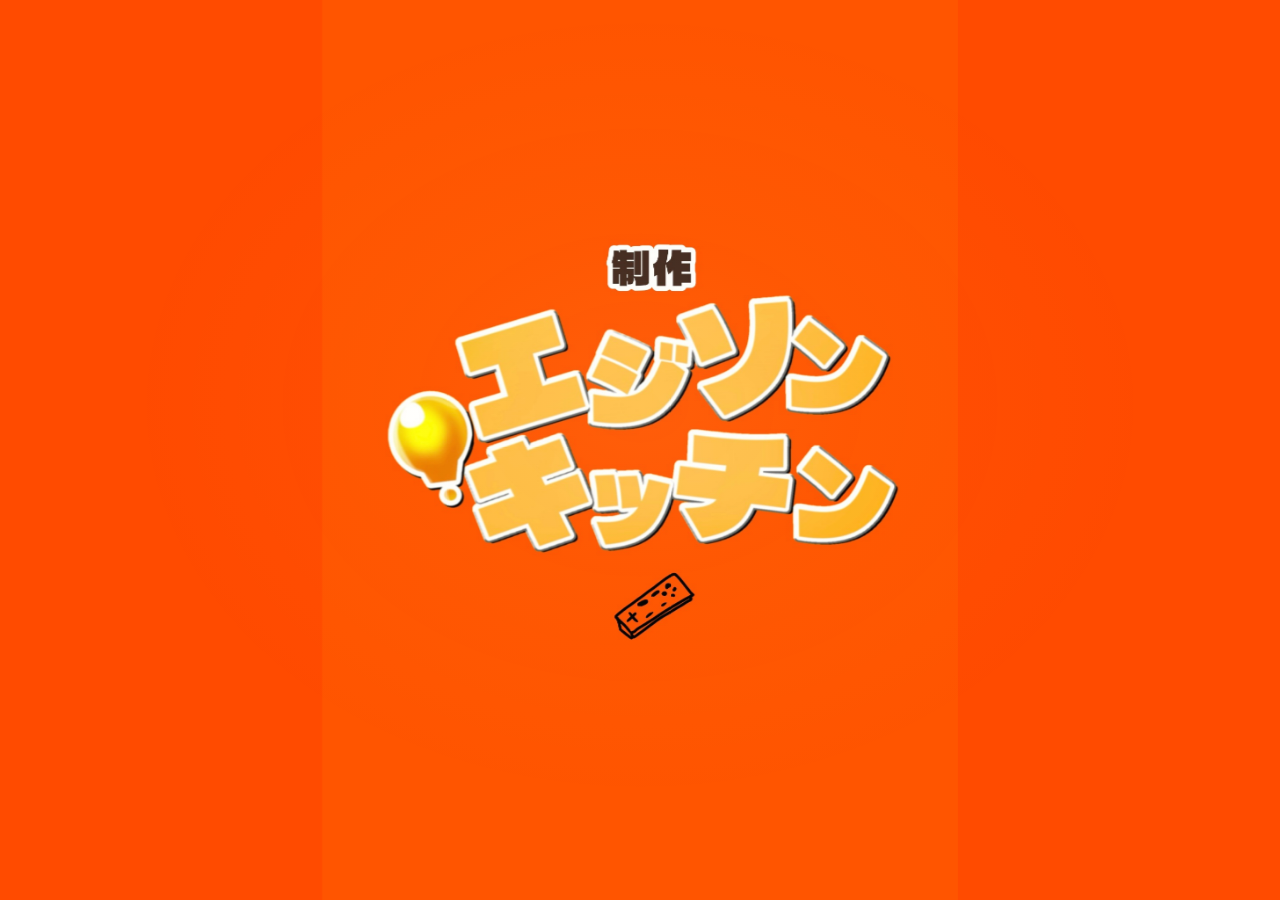
<file: logo.html>
<!DOCTYPE html>
<html lang="ja">
<head>
  <meta charset="UTF-8">
  <meta name="viewport" content="width=device-width, initial-scale=1, viewport-fit=cover">
  <meta name="theme-color" content="#ff4b00">
  <title>ことクエ｜モバイル版 起動</title>
  <link rel="stylesheet" href="style.css">
  <style>
    html, body { width:100%; height:100%; min-height:100%; margin:0; padding:0; overflow:hidden; background:#ff4b00; }
    .logo-splash-screen { position:fixed; inset:0; width:100%; height:100%; min-height:100dvh; }
  </style>
  <link rel="stylesheet" href="browser-responsive.css">
</head>
<body>
  <main aria-label="ことクエ モバイル版 起動画面">
    <section id="logoSplashScreen" class="screen logo-splash-screen active" aria-label="エジソン・キッチン ロゴ">
      <img src="images/ejison-kitchen-logo.jpeg" alt="制作 エジソン・キッチン" class="logo-splash-image">
      <span class="logo-splash-spark spark-one" aria-hidden="true">✦</span>
      <span class="logo-splash-spark spark-two" aria-hidden="true">✧</span>
      <span class="logo-splash-spark spark-three" aria-hidden="true">✦</span>
      <span class="logo-splash-spark spark-four" aria-hidden="true">✧</span>
      <span class="logo-splash-glint" aria-hidden="true"></span>
    </section>
  </main>
  <script>
  (function () {
    'use strict';
    // 起動ロゴから会話イベントへは履歴を積まずに移動します。
    var moved = false;
    function openOpeningEvent() {
      if (moved) return;
      moved = true;
      window.location.replace('opening-event.html');
    }
    // 画像読み込み失敗時も先へ進めるよう、時間制御を主にします。
    window.setTimeout(openOpeningEvent, 2300);
    var image = document.querySelector('.logo-splash-image');
    if (image) image.addEventListener('error', function () {
      image.style.display = 'none';
      window.setTimeout(openOpeningEvent, 500);
    }, { once: true });
  })();
  </script>
</body>
</html>
</file>
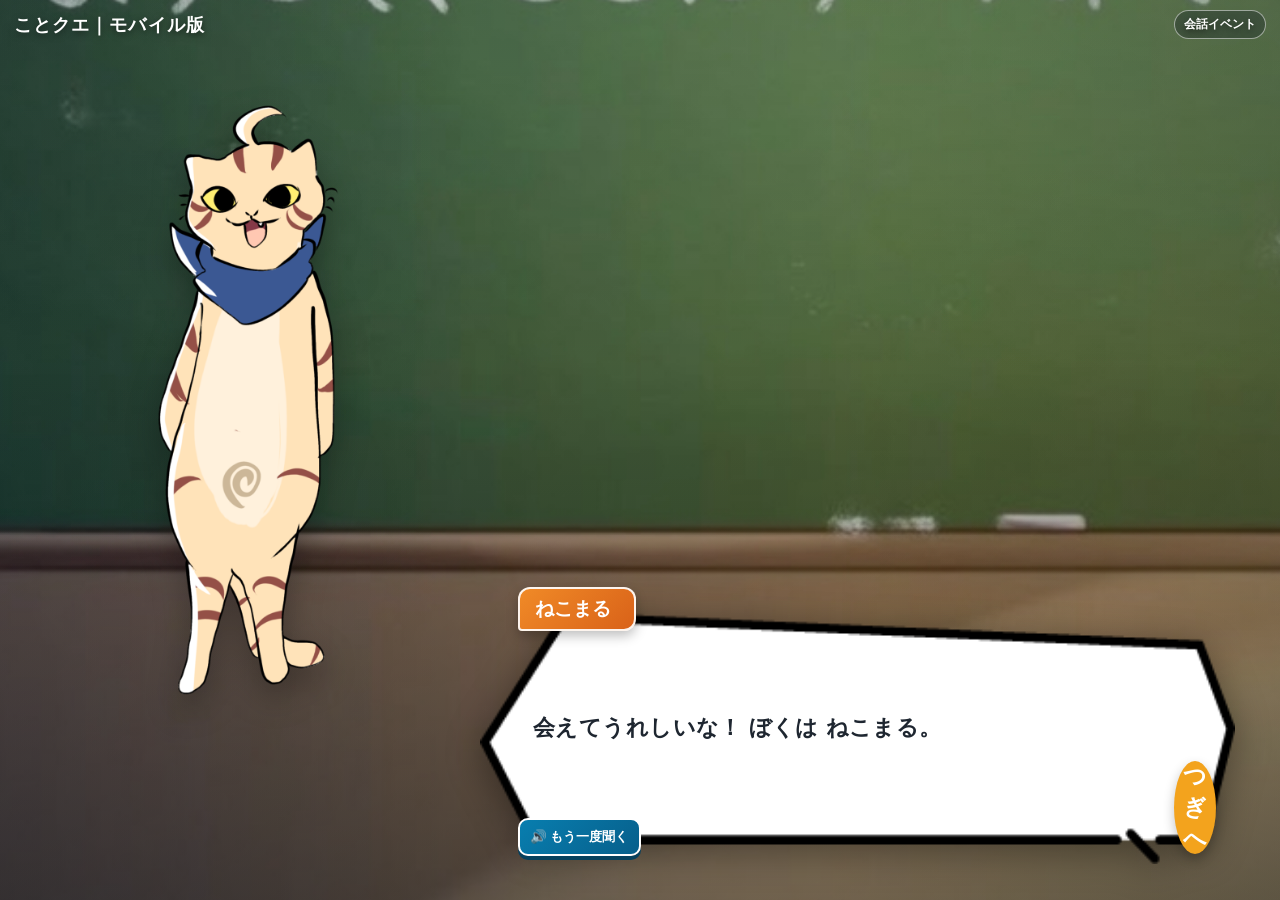
<file: opening-event.html>
<!DOCTYPE html>
<html lang="ja">
<head>
  <meta charset="UTF-8">
  <meta name="viewport" content="width=device-width, initial-scale=1, viewport-fit=cover">
  <meta name="theme-color" content="#171b22">
  <title>ことクエ｜モバイル版 会話イベント</title>
  <link rel="stylesheet" href="style.css">
  <style>
    html, body { width:100%; min-height:100%; margin:0; padding:0; background:#171b22; overflow:hidden; }
    .opening-app { width:100%; max-width:none; min-height:100svh; margin:0; padding:0; }
    .tutorial-screen.active { width:100%; min-height:100svh; height:100dvh; }
    /* スマートフォンの縦画面でも、ねこまるの顔が画面上端から切れないサイズに調整します。 */
    .opening-app .event-character {
      left:50%; bottom:clamp(178px, 25vh, 225px);
      width:min(66vw, 430px); height:min(58vh, 500px); max-height:none;
      transform:translateX(-50%); align-items:flex-end; justify-content:center;
    }
    .opening-app .event-character-img {
      display:block; width:auto; height:100%; max-width:100%; max-height:100%;
      object-fit:contain; object-position:center bottom;
    }
    @media (orientation:landscape) and (max-height:620px) {
      .opening-app .event-character { bottom:145px; width:min(32vw, 340px); height:min(60vh, 270px); }
    }
    @media (max-height:650px) and (orientation:portrait) {
      .opening-app .event-character { bottom:155px; height:42vh; width:min(60vw, 330px); }
    }

    .event-replay-button {
      position:absolute; left:5%; bottom:5%; z-index:8;
      display:inline-flex; align-items:center; justify-content:center;
      min-height:44px; padding:8px 14px; border:2px solid #fff; border-radius:10px;
      background:linear-gradient(135deg,#087eaf,#075f8b); color:#fff;
      font-size:clamp(14px,2.3vw,18px); font-weight:900; cursor:pointer;
      box-shadow:0 4px 0 #06415e; text-shadow:none;
    }
    .event-replay-button:focus-visible { outline:4px solid #ffe16b; outline-offset:3px; }
    .event-replay-button:active { transform:translateY(2px); box-shadow:0 2px 0 #06415e; }
    .opening-app .event-character.rare-event { filter: drop-shadow(0 0 18px rgba(255,218,87,.95)) drop-shadow(0 0 34px rgba(255,165,0,.65)); animation: rareCharacterPulse 1.1s ease-in-out 3; }
    .opening-app .event-character.rare-event::after { content:"✨ レア登場！ ✨"; position:absolute; top:-8%; left:50%; transform:translateX(-50%); white-space:nowrap; padding:6px 13px; border-radius:999px; color:#382300; background:linear-gradient(90deg,#ffe789,#fff7cd,#ffc84d); border:2px solid #fff3b2; font-size:clamp(13px,2vw,20px); font-weight:900; box-shadow:0 0 20px rgba(255,210,70,.8); animation:rareLabelPop .65s ease-out both; }
    @keyframes rareCharacterPulse { 0%,100% { filter:drop-shadow(0 0 10px rgba(255,218,87,.6)); } 50% { filter:drop-shadow(0 0 28px rgba(255,218,87,1)) drop-shadow(0 0 44px rgba(255,165,0,.8)); } }
    @keyframes rareLabelPop { 0% {opacity:0; transform:translateX(-50%) scale(.45) translateY(12px);} 75% {opacity:1; transform:translateX(-50%) scale(1.08);} 100% {opacity:1; transform:translateX(-50%) scale(1);} }
    .opening-app .event-dialog-text { bottom:30%; }
    @media (max-width:700px) { .opening-app .event-dialog-text { bottom:32%; } }
    @media (orientation:landscape) and (max-height:620px) { .event-replay-button { min-height:38px; padding:5px 10px; } }
    @supports not (height: 100dvh) { .tutorial-screen.active { height:100vh; } }
  </style>
  <link rel="stylesheet" href="browser-responsive.css">
  <style id="opening-event-responsive-fix-v61">
    /* v61: 会話イベントの横向き・PC表示修正。ダイアログとキャラクターを別領域に分けます。 */
    html, body {
      width: 100%; height: 100%; min-height: 0;
      margin: 0; padding: 0; overflow: hidden;
      overscroll-behavior: none;
    }
    .opening-app {
      width: 100%; max-width: none; height: 100vh; height: 100dvh;
      min-height: 0; margin: 0; padding: 0;
    }
    .opening-app .tutorial-screen.active {
      width: 100%; height: 100vh; height: 100dvh;
      min-height: 0; overflow: hidden;
    }
    .opening-app .event-bg { background-position: center center; }
    .opening-app .event-character-img { object-fit: contain; }
    .opening-app .event-dialog-text {
      overflow-wrap: anywhere;
      word-break: normal;
      line-height: 1.42;
    }

    /* PC・横長タブレット：キャラクターを左、セリフ枠を右下に配置 */
    @media (orientation: landscape) and (min-width: 900px) and (min-height: 621px) {
      .opening-app .event-character {
        left: 19.5%; bottom: clamp(185px, 22vh, 285px);
        width: min(36vw, 520px); height: min(68vh, 650px);
        max-height: none; transform: translateX(-50%);
        align-items: flex-end; justify-content: center;
      }
      .opening-app .event-character-img {
        width: auto; max-width: 100%; height: 100%; max-height: 100%;
        object-fit: contain; object-position: center bottom;
      }
      .opening-app .event-dialog-area {
        left: auto; right: clamp(22px, 3.5vw, 64px);
        bottom: clamp(20px, 4vh, 42px); transform: none;
        width: min(59vw, 980px); height: clamp(185px, 28vh, 260px);
      }
      .opening-app .event-dialog-text {
        left: 7%; right: 13%; top: 19%; bottom: 27%;
        font-size: clamp(18px, 1.75vw, 27px); line-height: 1.42;
      }
      .opening-app .event-name {
        left: 5%; top: -10%; padding: 7px 15px;
        font-size: clamp(15px, 1.45vw, 21px);
      }
      .opening-app .event-replay-button {
        left: 5%; bottom: 3%; min-height: 38px;
        padding: 5px 10px; font-size: clamp(12px, 1.05vw, 16px);
      }
      .opening-app .event-next-button {
        right: 2.5%; bottom: 4%; width: 42px; min-height: 42px !important;
      }
    }

    /* 横向きで高さが低いPC・タブレット：重なりを防ぎ、セリフ枠を低くする */
    @media (orientation: landscape) and (min-width: 900px) and (max-height: 620px) {
      .opening-app .event-character {
        left: 16%; bottom: clamp(125px, 22vh, 170px);
        width: min(30vw, 360px); height: min(64vh, 330px);
      }
      .opening-app .event-dialog-area {
        left: auto; right: 2.5%; bottom: 8px; transform: none;
        width: min(65vw, 920px); height: clamp(128px, 28vh, 164px);
      }
      .opening-app .event-dialog-text {
        left: 7%; right: 13%; top: 16%; bottom: 28%;
        font-size: clamp(15px, 1.8vw, 22px); line-height: 1.34;
      }
      .opening-app .event-name { top: -12%; padding: 5px 11px; font-size: 14px; }
      .opening-app .event-replay-button {
        left: 5%; bottom: 3%; min-height: 32px;
        padding: 4px 8px; font-size: 12px;
      }
      .opening-app .event-next-button {
        right: 2.5%; bottom: 3%; width: 36px; min-height: 36px !important; font-size: 20px;
      }
    }

    /* 横向きスマートフォン：キャラクターを中央上部、会話欄を画面下部に固定 */
    @media (orientation: landscape) and (max-width: 899px) {
      .opening-app .event-character {
        left: 50%; bottom: clamp(118px, 31vh, 158px);
        width: min(38vw, 330px); height: min(63vh, 260px);
        max-height: none; transform: translateX(-50%);
      }
      .opening-app .event-character-img {
        width: auto; height: 100%; max-width: 100%; max-height: 100%;
        object-fit: contain; object-position: center bottom;
      }
      .opening-app .event-dialog-area {
        left: 50%; bottom: max(6px, env(safe-area-inset-bottom));
        transform: translateX(-50%); width: 96vw;
        height: clamp(122px, 33vh, 158px);
      }
      .opening-app .event-dialog-text {
        left: 7%; right: 13%; top: 16%; bottom: 28%;
        font-size: clamp(14px, 2.65vw, 20px); line-height: 1.34;
      }
      .opening-app .event-name { left: 5%; top: -12%; padding: 5px 10px; font-size: 14px; }
      .opening-app .event-replay-button {
        left: 5%; bottom: 3%; min-height: 31px;
        padding: 3px 8px; font-size: 12px; border-width: 1px;
      }
      .opening-app .event-next-button {
        right: 2.5%; bottom: 3%; width: 35px; min-height: 35px !important; font-size: 19px;
      }
    }

    /* 縦向きスマートフォン：文字の領域をボタンから離して配置 */
    @media (orientation: portrait) and (max-width: 899px) {
      .opening-app .event-dialog-area {
        left: 50%; bottom: max(12px, env(safe-area-inset-bottom));
        transform: translateX(-50%); width: 94vw;
        height: clamp(158px, 23vh, 195px);
      }
      .opening-app .event-dialog-text {
        left: 7%; right: 13%; top: 18%; bottom: 29%;
        font-size: clamp(17px, 4.8vw, 24px); line-height: 1.36;
      }
      .opening-app .event-replay-button {
        left: 5%; bottom: 3%; min-height: 34px; padding: 4px 9px;
        font-size: clamp(11px, 3.1vw, 14px);
      }
      .opening-app .event-next-button { right: 2.5%; bottom: 3%; width: 36px; min-height: 36px !important; }
    }

    @supports not (height: 100dvh) {
      .opening-app, .opening-app .tutorial-screen.active { height: 100vh; }
    }
  </style>
</head>
<body class="opening-body">
  <main class="app opening-app">
    <section id="tutorialScreen" class="screen tutorial-screen active" aria-label="会話イベント">
      <div class="event-bg" aria-hidden="true"></div>
      <div class="event-bg-overlay" aria-hidden="true"></div>
      <div class="event-topbar">
        <span class="event-top-label">ことクエ｜モバイル版</span>
        <span class="event-top-caption">会話イベント</span>
      </div>
      <div class="event-character" aria-hidden="true">
        <img id="tutorialCharacterImage" src="images/ivent/cat_1_crop.png?v=69" alt="ねこまる" class="event-character-img">
      </div>
      <div class="event-dialog-area">
        <img src="images/ivent/m_e1097_0.png" alt="" class="event-dialog-image" aria-hidden="true">
        <div class="event-name" id="tutorialName">ネコマル</div>
        <div class="event-dialog-text" id="tutorialDialog" aria-live="polite"></div>
        <button type="button" class="event-replay-button" id="tutorialReplayBtn" aria-label="セリフをもう一度聞く">🔊 もう一度聞く</button>
        <button type="button" class="event-next-button" id="tutorialNextBtn" aria-label="次へ">▼</button>
      </div>
    </section>
  </main>
  <script>
  (function () {
    'use strict';
    var profiles = [
          {
            name: 'ねこまる', image: 'images/ivent/cat_1_crop.png?v=69', rareImages: ['images/ivent/cat_1_crop_2.png?v=69', 'images/ivent/cat_1.png?v=69'],
            greeting: ['やっほー！ ぼくは ねこまる。よろしくね！', 'こんにちは！ ねこまるだよ。', '会えてうれしいな！ ぼくは ねこまる。'],
            welcome: ['ことばクエストへ ようこそ！', 'ここは 言葉の冒険をする世界だよ。', 'いっしょに 言葉の冒険へ出かけよう！'],
            advice: ['自分のペースで ゆっくり進もうね。', '分からないときは、問題をもう一度聞いてみよう。', 'あわてずに、できるところから始めよう！'],
            farewell: ['さあ、冒険を はじめよう！', '準備はいい？ ぼうけんへ出発！', 'きみのことを応援しているよ！']
          },
          {
            name: '大根猫', image: 'images/ivent/cat_1_crop2.png?v=69',
            greeting: ['にゃーん！ 大根猫が やってきたよ！', 'やあやあ！ わたしは 大根猫！', '元気いっぱい、大根猫だよ！'],
            welcome: ['ことばクエストの世界へ ようこそ！', '今日も 言葉の力をためしてみよう！', '言葉の冒険を いっしょに楽しもう！'],
            advice: ['よく聞いて、ゆっくり考えてみよう。', 'すぐに分からなくても大丈夫だよ。', '迷ったら、もう一度聞いてみるのもいいね！'],
            farewell: ['よーし、一緒に冒険へ行こう！', '準備オッケー？ 進んでみよう！', 'さあ、はじめよう！ にゃーん！']
          },
          {
            name: 'かぼちゃおじいさん', image: 'images/ivent/1_oji.png?v=69', rareImages: ['images/ivent/2_oji.png?v=69'],
            greeting: ['ほっほっほ、わしは かぼちゃおじいさんじゃ。', 'おお、よく来たのう。わしが案内しよう。', 'こんにちは。今日はわしと一緒に進もう。'],
            welcome: ['言葉の冒険へ ようこそ。', '一問ずつ、ゆっくり進めばよいのじゃ。', '言葉の力は、少しずつ育てていけばよい。'],
            advice: ['迷ったときは、問題をもう一度聞くのじゃ。', 'あわてることはない。よく見て考えるのじゃ。', '自分のペースで取り組めば、それでよいのじゃ。'],
            farewell: ['では、冒険を始めるとしよう！', 'さあ、旅立ちの時じゃ！', 'よし、準備は整った。出発じゃ！']
          },
          {
            name: '黒丸', image: 'images/ivent/cat_05_1.png?v=69', rareImages: ['images/ivent/cat_05_2.png?v=69'],
            greeting: ['にゃっ。ぼくは黒丸。よろしく。', '黒丸だよ。いっしょに進もう。', '来てくれてありがとう。黒丸だよ。'],
            welcome: ['ことばクエストへようこそ。', 'ここでは自分のペースで練習できるよ。', '一緒にことばの冒険を楽しもう。'],
            advice: ['ゆっくり見て、考えてみよう。', '難しいときは、ひとつずつ進もう。', 'あせらなくて大丈夫だよ。'],
            farewell: ['それじゃあ、始めよう。', '準備ができたら出発だよ。', 'きみの挑戦を応援しているよ。']
          },
          {
            name: 'こねこ', image: 'images/ivent/2_neko.PNG?v=69',
            greeting: ['こんにちは！ いっしょに冒険しよう！', 'やった、来てくれたね！', 'ことばの冒険へようこそ！'],
            welcome: ['今日も新しい言葉に出会おう！', 'ここでは少しずつ練習できるよ。', 'わからないときはゆっくり考えてね。'],
            advice: ['まちがえても大丈夫。もう一度やってみよう。', '大事なところを見つけてみよう。', '自分のペースで進めようね。'],
            farewell: ['さあ、冒険に出発だ！', '準備ができたら始めよう！', 'いっしょに頑張ろう！']
          },
          {
            name: 'しらす隊長', image: 'images/ivent/3_sirasu.PNG?v=69',
            greeting: ['冒険者よ、よく来た！', '本日の訓練を始めよう！', 'ことばの世界へ、ようこそ！'],
            welcome: ['一問ずつ、落ち着いて進もう。', '言葉の力を試す時間だ。', 'きみの挑戦を歓迎する！'],
            advice: ['問題文を最後まで読もう。', '考える時間も大切な訓練だ。', '選択肢の意味を順番に確認しよう。'],
            farewell: ['準備完了！ 出発だ！', '訓練開始！ 健闘を祈る！', 'さあ、挑戦を始めよう！']
          },
          {
            name: 'クロ', image: 'images/ivent/3_neko2.PNG?v=69',
            greeting: ['ニャッ！ ことばの世界へようこそ。', '待ってたよ。今日は何問解けるかな？', 'やあ、また冒険に来たね！'],
            welcome: ['一緒に言葉を探しに行こう。', '今日も新しい問題が待っているよ。', 'ゆっくり考えながら進もう。'],
            advice: ['選択肢をゆっくり見くらべるんだ。', '大事な言葉を見つけてみよう。', 'ヒントを使って、もう一度考えてみてね。'],
            farewell: ['さあ、冒険を始めよう！', '行こう！ 新しい問題が待っているよ！', '準備はいい？ スタート！']
          },
          {
            name: 'ことばガイド', image: 'images/ivent/avatar_default_03.png?v=69',
            greeting: ['ことばクエストへようこそ！', '今日も言葉の練習を始めましょう。', '冒険の準備ができました！'],
            welcome: ['見て、聞いて、考えてみましょう。', '短い課題から始めても大丈夫です。', 'ご自身のペースで進めてください。'],
            advice: ['ヒントは考える手助けとして使えます。', '分からないときは、もう一度聞いてみましょう。', '休みながら取り組んでも大丈夫です。'],
            farewell: ['それでは、冒険を始めましょう！', '準備ができたらスタートです！', 'さあ、一緒に始めましょう！']
          }
        ];
    var pick = function (arr) { return arr[Math.floor(Math.random() * arr.length)]; };
    var profile = pick(profiles);
    var isRare = Array.isArray(profile.rareImages) && profile.rareImages.length > 0 && Math.random() < 0.05;
    var displayImage = isRare ? pick(profile.rareImages) : profile.image;
    var backgroundFiles = ['back_1.jpg','back_2.jpg','back_3.jpg','back_4.jpg','back_5.jpg'];
    var backgroundElement = document.querySelector('.event-bg');
    if (backgroundElement) {
      var lastBackground = '';
      try { lastBackground = window.sessionStorage.getItem('kotoba-last-event-bg') || ''; } catch (e) {}
      var backgroundChoices = backgroundFiles.filter(function(file){ return file !== lastBackground; });
      var backgroundName = pick(backgroundChoices.length ? backgroundChoices : backgroundFiles);
      try { window.sessionStorage.setItem('kotoba-last-event-bg', backgroundName); } catch (e) {}
      backgroundElement.style.backgroundImage = 'linear-gradient(rgba(0,0,0,.08), rgba(0,0,0,.18)), url("images/ivent/' + backgroundName + '?v=69")';
      backgroundElement.dataset.background = backgroundName;
    }
    var steps = [
      { name: profile.name, text: pick(profile.greeting) },
      { name: profile.name, text: pick(profile.welcome) },
      { name: profile.name, text: pick(profile.advice) },
      { name: profile.name, text: pick(profile.farewell) }
    ];
    var index = 0;
    var timer = null;
    var token = 0;
    var voiceToken = 0;
    var moved = false;
    var nameEl = document.getElementById('tutorialName');
    var dialogEl = document.getElementById('tutorialDialog');
    var nextBtn = document.getElementById('tutorialNextBtn');
    var replayBtn = document.getElementById('tutorialReplayBtn');
    var characterImg = document.getElementById('tutorialCharacterImage');
    if (characterImg) {
      characterImg.src = displayImage;
      characterImg.alt = profile.name;
      characterImg.onerror = function(){ if (displayImage !== profile.image) { this.onerror = null; this.src = profile.image; if (this.parentElement) this.parentElement.classList.remove('rare-event'); } };
      if (characterImg.parentElement) characterImg.parentElement.classList.toggle('rare-event', isRare);
    }

    function stopVoice() {
      voiceToken++;
      try { if ('speechSynthesis' in window) window.speechSynthesis.cancel(); } catch (e) {}
      try { if (window.AndroidSpeech && typeof window.AndroidSpeech.stopTts === 'function') window.AndroidSpeech.stopTts(); } catch (e) {}
    }
    function chooseJapaneseVoice(voices) {
      var ja = (voices || []).filter(function (v) { return /^ja([_-]|$)/i.test(v.lang || ''); });
      if (!ja.length) return null;
      return ja.find(function (v) { return /natural|neural|premium|online/i.test(v.name || ''); })
        || ja.find(function (v) { return /google|microsoft/i.test(v.name || ''); }) || ja[0];
    }
    function speak(text) {
      try {
        if (window.AndroidSpeech && typeof window.AndroidSpeech.speak === 'function') {
          stopVoice(); window.AndroidSpeech.speak(String(text).replace(/\s+/g, ' ').trim()); return;
        }
        if (!('speechSynthesis' in window) || typeof SpeechSynthesisUtterance === 'undefined') return;
        stopVoice();
        var thisVoice = voiceToken;
        function startSpeech() {
          if (moved || thisVoice !== voiceToken || document.hidden) return;
          try {
            var utterance = new SpeechSynthesisUtterance(String(text).replace(/\s+/g, ' ').trim());
            utterance.lang = 'ja-JP';
            utterance.rate = 0.86;
            utterance.pitch = 1.0;
            utterance.volume = 1.0;
            var voice = chooseJapaneseVoice(window.speechSynthesis.getVoices());
            if (voice) utterance.voice = voice;
            window.speechSynthesis.speak(utterance);
          } catch (e) { console.warn('音声を再生できませんでした', e); }
        }
        if (window.speechSynthesis.getVoices().length) startSpeech();
        else window.setTimeout(startSpeech, 240);
      } catch (e) { console.warn('音声機能を使用できません', e); }
    }
    function renderStep() {
      if (!nameEl || !dialogEl || !nextBtn) return;
      var step = steps[index];
      nameEl.textContent = step.name;
      if (timer) window.clearInterval(timer);
      var thisToken = ++token;
      var charIndex = 0;
      dialogEl.textContent = '';
      timer = window.setInterval(function () {
        if (thisToken !== token) { window.clearInterval(timer); return; }
        charIndex += 1;
        dialogEl.textContent = step.text.slice(0, charIndex);
        if (charIndex >= step.text.length) {
          window.clearInterval(timer);
          timer = null;
        }
      }, 42);
      speak(step.text);
      nextBtn.textContent = index >= steps.length - 1 ? 'タイトルへ' : 'つぎへ';
      nextBtn.setAttribute('aria-label', nextBtn.textContent);
      if (replayBtn) replayBtn.textContent = '🔊 もう一度聞く';
    }
    function finish() {
      if (moved) return;
      moved = true;
      if (timer) window.clearInterval(timer);
      timer = null;
      stopVoice();
      window.location.replace('index.html#title');
    }
    function advance() {
      if (moved || !dialogEl) return;
      var step = steps[index];
      if (dialogEl.textContent !== step.text) {
        if (timer) window.clearInterval(timer);
        timer = null;
        token += 1;
        dialogEl.textContent = step.text;
        return;
      }
      if (index < steps.length - 1) {
        stopVoice();
        index += 1;
        renderStep();
      } else {
        finish();
      }
    }
    if (nextBtn) nextBtn.addEventListener('click', advance);
    if (replayBtn) replayBtn.addEventListener('click', function (event) {
      event.stopPropagation();
      if (steps[index]) speak(steps[index].text);
    });
    document.addEventListener('visibilitychange', function () { if (document.hidden) stopVoice(); });
    window.addEventListener('pagehide', stopVoice);
    renderStep();
  })();
</script>
</body>
</html>
</file>
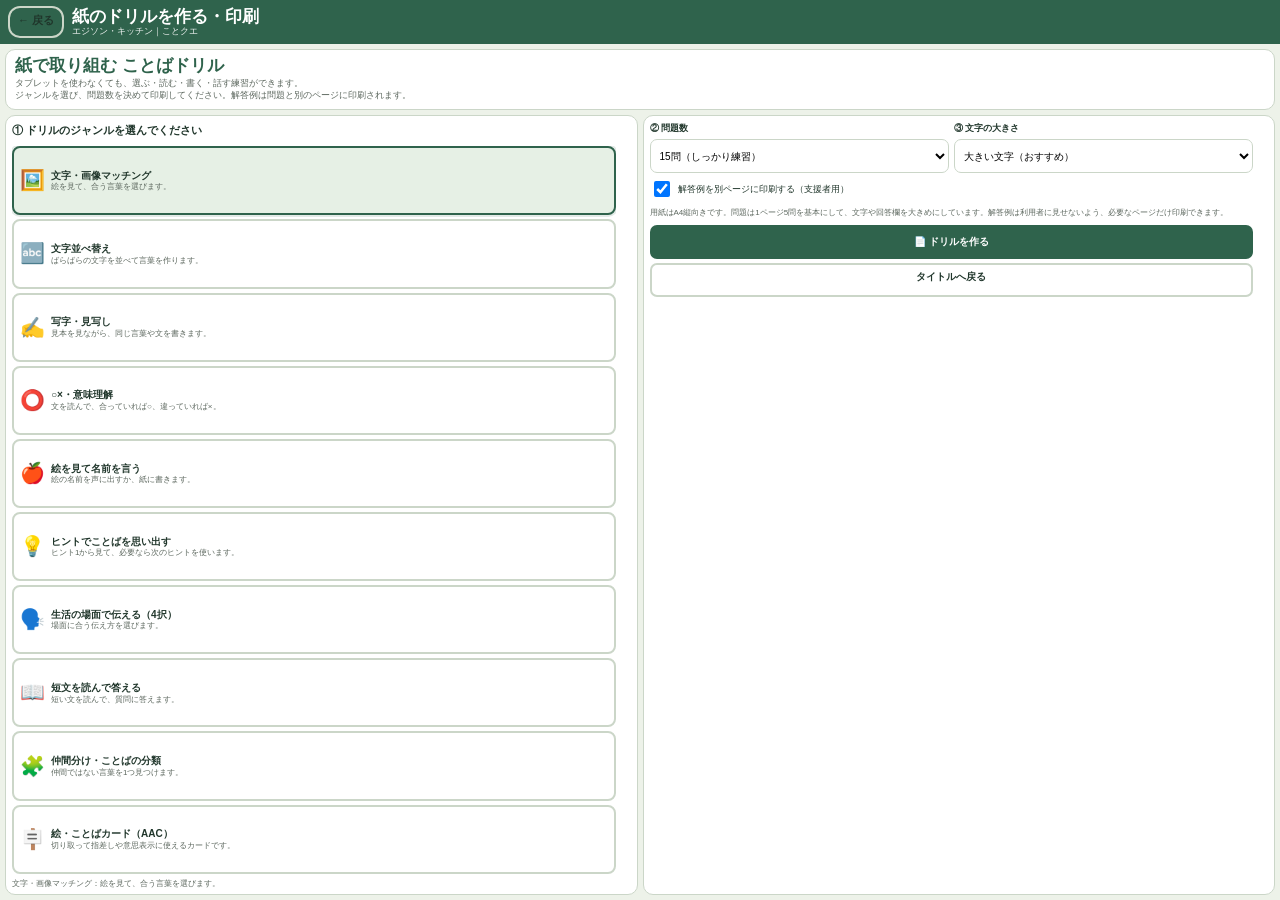
<file: print-drills.html>
<!doctype html>
<html lang="ja"><head><meta charset="utf-8"><meta name="viewport" content="width=device-width, initial-scale=1, viewport-fit=cover"><meta name="theme-color" content="#2f634c"><title>紙のドリルを作る・印刷｜ことクエ</title><style id="print-css">/* Printable drills UI — Ver.68 */
:root{--ink:#20362b;--green:#2f634c;--mint:#e6f0e5;--cream:#faf8f0;--gold:#edbf66;--muted:#5c675e;--border:#cbd6c8}
*{box-sizing:border-box}body{margin:0;background:#edf2e9;color:var(--ink);font-family:"Yu Gothic UI","Meiryo",sans-serif;font-size:18px;line-height:1.55}
button,select,input{font:inherit}button{cursor:pointer}a{color:inherit}.app-header{background:var(--green);color:white;padding:18px max(16px,calc((100vw - 1060px)/2));display:flex;align-items:center;gap:16px}.app-header .brand{font-weight:800;font-size:24px}.app-header .sub{font-size:14px;opacity:.92}
.container{max-width:1060px;margin:0 auto;padding:22px 16px 50px}.intro{background:white;border:1px solid var(--border);border-radius:20px;padding:22px;margin-bottom:18px}.intro h1{margin:0 0 8px;font-size:30px;color:var(--green)}.intro p{margin:6px 0;color:var(--muted)}
.form-panel{background:#fff;border:1px solid var(--border);border-radius:18px;padding:18px;margin:16px 0}.form-row{display:grid;grid-template-columns:1fr 1fr;gap:14px}.field label,.field-title{display:block;font-weight:800;margin-bottom:8px}.field select{width:100%;padding:13px;border:2px solid var(--border);border-radius:12px;background:white;min-height:52px}.genre-grid{display:grid;grid-template-columns:repeat(2,minmax(0,1fr));gap:12px;margin-top:12px}.genre-card{display:flex;align-items:flex-start;gap:12px;width:100%;text-align:left;padding:16px;border:2px solid var(--border);border-radius:15px;background:#fff;color:var(--ink);min-height:95px}.genre-card.selected{border-color:var(--green);background:var(--mint);box-shadow:0 0 0 2px #2f634c22}.genre-card .ico{font-size:30px;min-width:38px}.genre-card strong{display:block;font-size:17px}.genre-card small{display:block;color:var(--muted);font-size:14px;margin-top:4px}.actions{display:flex;flex-wrap:wrap;gap:10px;margin:18px 0}.primary,.secondary,.back{border:0;border-radius:12px;padding:15px 20px;font-weight:800;min-height:52px}.primary{background:var(--green);color:white}.secondary{background:#e3ebdf;color:var(--green);border:1px solid var(--border)}.back{background:transparent;border:2px solid var(--border);color:var(--ink)}.checkbox-row{display:flex;align-items:center;gap:10px;padding:9px 0}.checkbox-row input{width:22px;height:22px}.note{color:var(--muted);font-size:14px}.hidden{display:none!important}
#printPreview{display:none}.preview-top{background:#e5eee2;border:1px solid var(--border);border-radius:14px;padding:14px;margin:18px 0}.preview-top h2{margin:0 0 6px}.preview-top .actions{margin-bottom:0}
@media(max-width:680px){.app-header{padding:14px 16px}.app-header .brand{font-size:20px}.container{padding:14px 12px 30px}.intro h1{font-size:25px}.genre-grid,.form-row{grid-template-columns:1fr}.genre-card{min-height:80px}.actions>*{flex:1 1 100%}.primary,.secondary,.back{width:100%}}
@page{size:A4 portrait;margin:10mm}
.print-page{background:#fff;color:#111;page-break-after:always;break-after:page;min-height:260mm;padding:0;font-family:"Yu Gothic","Meiryo",sans-serif}.print-page:last-child{page-break-after:auto;break-after:auto}.print-head{border-bottom:2px solid #222;padding-bottom:4mm;margin-bottom:5mm}.print-brand{font-size:10pt;color:#444}.print-title{font-size:19pt;font-weight:800;margin:1.5mm 0}.print-instruction{font-size:11pt;margin:1mm 0 2mm}.name-line{display:flex;gap:10mm;font-size:10pt;margin-top:2mm}.name-line span{flex:1;border-bottom:1px solid #777;padding-bottom:1mm}.q-list{display:flex;flex-direction:column;gap:4mm}.q-item{border:1px solid #999;padding:3mm 4mm;border-radius:2mm;break-inside:avoid;page-break-inside:avoid}.q-num{font-size:10pt;font-weight:800;color:#444;margin-bottom:1mm}.q-prompt{font-size:13pt;font-weight:700;margin:1mm 0 2mm}.q-options{display:grid;grid-template-columns:1fr 1fr;gap:2mm 4mm;font-size:11pt}.option{display:flex;gap:2mm;align-items:flex-start}.check{display:inline-block;border:1px solid #333;width:4mm;height:4mm;flex:0 0 4mm;margin-top:1mm}.answer-line{height:9mm;border-bottom:1px solid #777;margin-top:2mm}.answer-line.short{height:6mm}.img-wrap{width:25mm;height:22mm;display:inline-flex;align-items:center;justify-content:center;margin-right:3mm;vertical-align:middle}.img-wrap svg{width:23mm;height:23mm}.match-row{display:flex;align-items:center;gap:2mm}.tiles{display:flex;gap:2mm;flex-wrap:wrap;margin:2mm 0}.tile{border:1.5px solid #333;border-radius:2mm;min-width:10mm;height:10mm;text-align:center;font-size:15pt;font-weight:700;padding:0 2mm}.copy-model{font-size:17pt;letter-spacing:.5mm;background:#f5f5f5;padding:2mm 3mm;margin:1mm 0}.write-lines{height:13mm;border-bottom:1px solid #888;margin-top:2mm}.tf-choices{font-size:15pt;display:flex;gap:12mm;margin-top:2mm}.cue-list{display:grid;grid-template-columns:1fr;gap:1mm;font-size:10pt;margin-top:1mm}.cue-hint{border:1px dashed #777;padding:1.5mm 2mm}.passage{font-size:12pt;line-height:1.75;background:#f5f5f5;padding:3mm;margin:1mm 0 2mm}.roleplay-options{display:grid;grid-template-columns:1fr 1fr;gap:2mm 4mm}.answer-page .answer-item{border-bottom:1px solid #ccc;padding:2mm 0;font-size:10.5pt;break-inside:avoid}.answer-page .answer-item strong{margin-right:2mm}.card-grid{display:grid;grid-template-columns:repeat(3,1fr);gap:5mm}.aac-card{min-height:36mm;border:1.5px dashed #555;display:flex;flex-direction:column;align-items:center;justify-content:center;text-align:center;padding:3mm;break-inside:avoid}.aac-card .card-ico{font-size:25pt}.aac-card .card-text{font-size:15pt;font-weight:800;margin-top:2mm}.footer-note{font-size:9pt;color:#444;border-top:1px solid #aaa;margin-top:4mm;padding-top:2mm}.page-label{font-size:8pt;color:#555;text-align:right;margin-top:3mm}
.large-text .q-prompt{font-size:16pt!important}.large-text .option{font-size:13pt!important}.large-text .print-instruction{font-size:12pt!important}.large-text .answer-line,.large-text .write-lines{height:16mm!important}
@media print{body{background:#fff;font-size:12pt}.app-header,.container,.screen-ui,.preview-top{display:none!important}#printPreview{display:block!important}.print-page{min-height:0;padding:0;margin:0;border:0;border-radius:0}.q-item{border-color:#aaa}.q-prompt{font-size:13pt}.print-head{margin-bottom:4mm}.q-list{gap:3mm}.name-line span{min-height:6mm}.hide-on-print{display:none!important}}
</style><link rel="stylesheet" href="one-screen-layout.css?v=84ui3"></head><body class="drill-one-screen">
<header class="app-header"><a class="back" id="backBtn" href="index.html#title" style="text-decoration:none;padding:8px 12px">← 戻る</a><div><div class="brand">紙のドリルを作る・印刷</div><div class="sub">エジソン・キッチン｜ことクエ</div></div></header>
<main class="container screen-ui" id="setupPanel">
<section class="intro"><h1>紙で取り組む ことばドリル</h1><p>タブレットを使わなくても、選ぶ・読む・書く・話す練習ができます。</p><p>ジャンルを選び、問題数を決めて印刷してください。解答例は問題と別のページに印刷されます。</p></section>
<section class="form-panel"><div class="field-title">① ドリルのジャンルを選んでください</div><div id="genreGrid" class="genre-grid" role="group" aria-label="ドリルのジャンル"></div><p id="selectedGenreText" class="note" aria-live="polite"></p></section>
<section class="form-panel"><div class="form-row"><div class="field"><label for="questionCount">② 問題数</label><select id="questionCount"><option value="5">5問（短め）</option><option value="10">10問（標準）</option><option value="15" selected>15問（しっかり練習）</option></select></div><div class="field"><label for="largeText">③ 文字の大きさ</label><select id="largeText"><option value="0">標準</option><option value="1" selected>大きい文字（おすすめ）</option></select></div></div>
<label class="checkbox-row"><input id="includeAnswers" type="checkbox" checked><span>解答例を別ページに印刷する（支援者用）</span></label><p class="note">用紙はA4縦向きです。問題は1ページ5問を基本にして、文字や回答欄を大きめにしています。解答例は利用者に見せないよう、必要なページだけ印刷できます。</p>
<div class="actions"><button type="button" class="primary" id="generateBtn">📄 ドリルを作る</button><a class="back" href="index.html#title" style="text-decoration:none;text-align:center">タイトルへ戻る</a></div></section>
</main>
<section id="printPreview" class="container hidden"><div class="preview-top screen-ui"><h2 id="previewTitle">ドリルのプレビュー</h2><p>内容を確認して「印刷する」を押してください。ブラウザではプリンターまたはPDF保存、Androidでは端末の印刷画面が開きます。</p><div class="actions"><button type="button" class="primary" id="printBtn">🖨️ 印刷する</button><button type="button" class="secondary" id="regenBtn">🔄 別の問題にする</button><button type="button" class="back" id="changeBtn">ジャンル・設定に戻る</button></div></div><div id="previewContent"></div></section>
<script src="print-drills.js?v=84m2"></script></body></html>
</file>
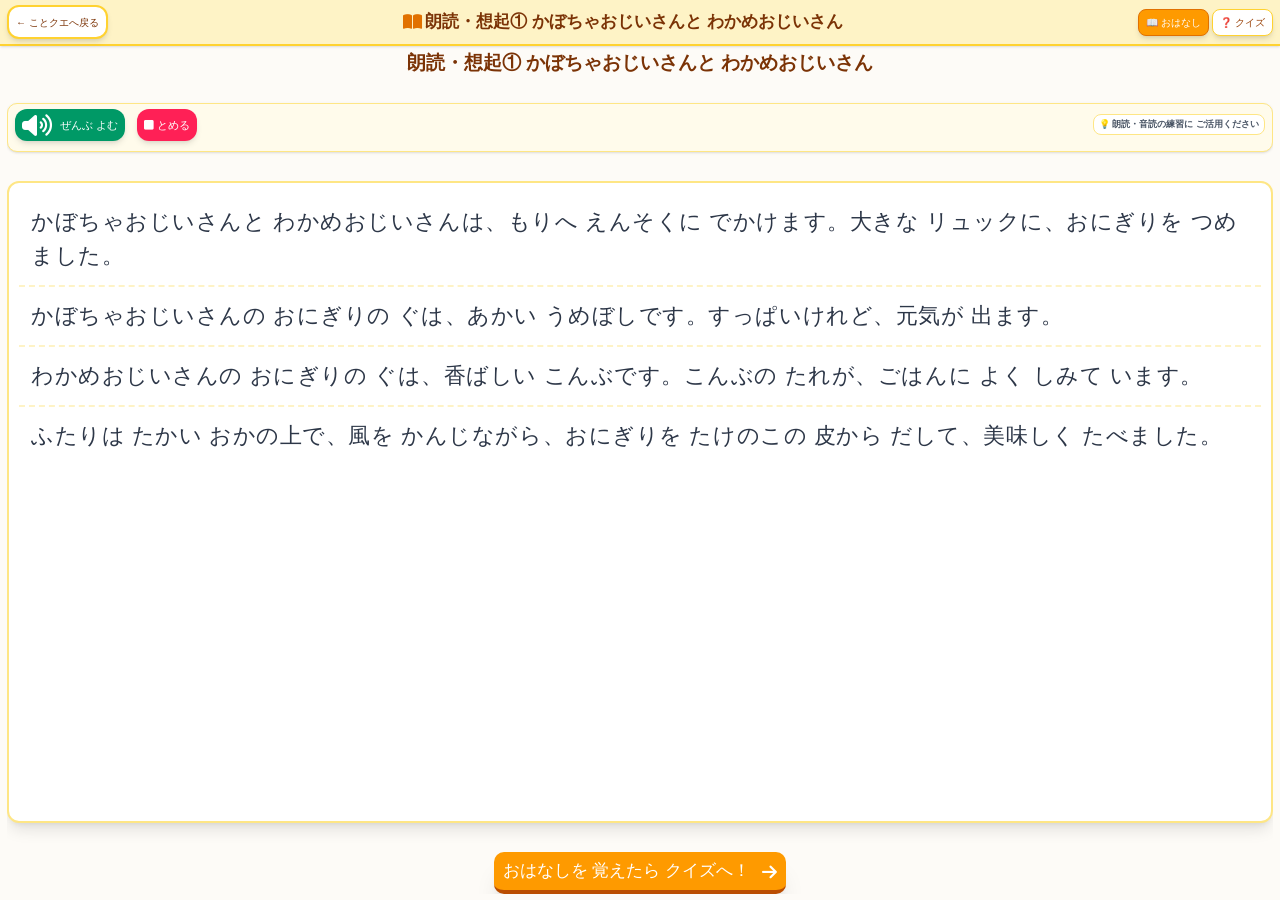
<file: reading-memory.html>
<!DOCTYPE html>
<html lang="ja">
<head>
    <meta charset="UTF-8">
    <meta name="viewport" content="width=device-width, initial-scale=1, viewport-fit=cover">
    <title>ことクエ｜モバイル版 朗読・想起リハビリクイズ</title>
    <link rel="stylesheet" href="reading-memory-tailwind.css">
    <link rel="stylesheet" href="fontawesome/css/all.min.css">
    <style>
        
        
        body {
            font-family: 'Noto Sans CJK JP', 'Yu Gothic', 'Hiragino Kaku Gothic ProN', sans-serif;
            background-color: #fdfbf7;
            color: #2d3748;
        }

        /* カスタムボタンアニメーション */
        .btn-active {
            transition: all 0.15s ease-in-out;
        }
        .btn-active:active {
            transform: scale(0.95);
        }

        /* 〇×判定アニメーション */
        @keyframes popIn {
            0% { transform: scale(0.5); opacity: 0; }
            80% { transform: scale(1.1); }
            100% { transform: scale(1); opacity: 1; }
        }

        .pop-in {
            animation: popIn 0.3s ease-out forwards;
        }

        /* 強調ルビ・発音促通スタイル */
        .phonetics-k { color: #d97706; font-weight: bold; } /* 軟口蓋音 (カ行) */
        .phonetics-t { color: #2563eb; font-weight: bold; } /* 歯茎音 (タ行・ナ行・ラ行) */
        /* 結果画面の記録ボタン：スクロールしなくても気づきやすい緑色の大きなボタン */
        #training-records-btn.rm-records-button {
            box-sizing: border-box !important;
            display: flex !important;
            visibility: visible !important;
            opacity: 1 !important;
            width: 100% !important;
            min-height: 76px !important;
            margin: 14px auto 18px !important;
            padding: 16px 18px !important;
            align-items: center !important;
            justify-content: center !important;
            gap: 12px !important;
            border: 3px solid #14532d !important;
            border-radius: 18px !important;
            background: #16803c !important;
            color: #ffffff !important;
            box-shadow: 0 5px 0 #14532d, 0 8px 18px rgba(20, 83, 45, .22) !important;
            font-size: clamp(19px, 4.5vw, 24px) !important;
            line-height: 1.25 !important;
            font-weight: 900 !important;
            text-align: left !important;
            cursor: pointer !important;
            position: relative !important;
            z-index: 10 !important;
        }
        #training-records-btn.rm-records-button:active { transform: translateY(2px); box-shadow: 0 3px 0 #14532d !important; }
        #training-records-btn .rm-records-icon { flex: 0 0 auto; font-size: 31px; line-height: 1; }
        #training-records-btn .rm-records-button-text { flex: 1 1 auto; color: #fff !important; }
        #training-records-btn .rm-records-button-text small { display: block; margin-top: 4px; font-size: 14px; font-weight: 700; color: #e9ffef !important; }
        #training-records-btn .rm-records-arrow { flex: 0 0 auto; font-size: 36px; font-weight: 900; line-height: 1; color: #fff !important; }
        @media (max-width: 520px) { #training-records-btn.rm-records-button { min-height: 82px !important; padding: 15px 12px !important; gap: 10px !important; } }
    </style>
<link rel="stylesheet" href="one-screen-layout.css?v=84ui3">

  <link rel="stylesheet" href="browser-responsive.css">
</head>
<body class="reading-memory-app min-h-screen flex flex-col justify-between">

    <!-- ヘッダー -->
    <header class="bg-amber-100 border-b-4 border-amber-300 p-4 sticky top-0 z-50 shadow-sm">
        <div class="max-w-3xl mx-auto flex flex-wrap justify-between items-center gap-2">
            <button id="back-to-kotoba" type="button" onclick="returnToKotobaQuest()" class="bg-white hover:bg-amber-50 text-amber-900 text-base sm:text-lg font-bold px-4 py-3 rounded-xl shadow-md border-2 border-amber-300 btn-active">
                ← ことクエへ戻る
            </button>
            <h1 class="text-xl sm:text-2xl md:text-3xl font-black text-amber-900 flex items-center gap-2">
                <i class="fa-solid font-bold fa-book-open text-amber-600"></i>
                <span id="story-page-title">朗読・想起クイズ</span>
            </h1>
            <div class="flex gap-2">
                <button id="tab-story-btn" onclick="switchTab('story')" class="px-4 py-2 text-lg sm:text-xl font-bold rounded-xl border-2 border-amber-600 bg-amber-500 text-white shadow-md btn-active">
                    📖 おはなし
                </button>
                <button id="tab-quiz-btn" onclick="switchTab('quiz')" class="px-4 py-2 text-lg sm:text-xl font-bold rounded-xl border-2 border-amber-300 bg-white text-amber-800 shadow-md btn-active">
                    ❓ クイズ
                </button>
            </div>
        </div>
    </header>

    <!-- 主コンテンツ領域 -->
    <main class="max-w-3xl mx-auto w-full p-4 sm:p-6 flex-grow">

        <!-- おはなしセクション -->
        <section id="story-section" class="space-y-6">
            <div id="story-title-label" class="text-2xl sm:text-3xl font-black text-amber-900 text-center">朗読・想起クイズ</div>
            <!-- 読上げ・設定コントロール -->
            <div class="bg-amber-50 p-4 sm:p-5 rounded-2xl border-2 border-amber-200 flex flex-wrap justify-between items-center gap-3 shadow-sm">
                <div class="flex items-center gap-3">
                    <button onclick="readAllStory()" class="bg-emerald-600 hover:bg-emerald-700 text-white text-lg sm:text-xl font-bold px-5 py-3 rounded-xl shadow-md flex items-center gap-2 btn-active">
                        <i class="fa-solid fa-volume-high text-2xl"></i>
                        <span>ぜんぶ よむ</span>
                    </button>
                    <button onclick="stopSpeech()" class="bg-rose-500 hover:bg-rose-600 text-white text-base sm:text-lg font-bold px-4 py-3 rounded-xl shadow-md btn-active">
                        <i class="fa-solid fa-square"></i>
                        <span>とめる</span>
                    </button>
                </div>
                <div class="text-xs sm:text-sm text-gray-600 font-bold bg-white px-3 py-2 rounded-lg border border-amber-200">
                    💡 朗読・音読の練習に ご活用ください
                </div>
                <div id="voice-status" class="w-full text-sm font-bold text-emerald-700" role="status" aria-live="polite"></div>
            </div>

            <!-- 本文表示エリア -->
            <div id="story-body-wrap" class="bg-white p-6 sm:p-8 rounded-3xl border-4 border-amber-200 shadow-lg text-2xl sm:text-3xl leading-relaxed sm:leading-loose tracking-wide space-y-6">
                <div id="story-body" class="reading-memory-story-body"></div>
            </div>

            <!-- クイズへ進むボタン -->
            <div class="text-center pt-4">
                <button onclick="switchTab('quiz')" class="w-full sm:w-auto bg-amber-500 hover:bg-amber-600 text-white text-2xl font-black px-10 py-5 rounded-2xl shadow-xl border-b-4 border-amber-700 btn-active flex items-center justify-center gap-3 mx-auto">
                    <span>おはなしを 覚えたら クイズへ！</span>
                    <i class="fa-solid fa-arrow-right"></i>
                </button>
            </div>
        </section>

        <!-- クイズセクション -->
        <section id="quiz-section" class="hidden space-y-6">
            
            <!-- 進捗メーター -->
            <div class="bg-white p-4 rounded-2xl border-2 border-amber-200 shadow-sm flex items-center justify-between gap-4">
                <div class="text-lg sm:text-xl font-bold text-amber-900">
                    もんだい <span id="current-q-num" class="text-3xl text-amber-600 font-black">1</span> / 5
                </div>
                <div class="flex-grow max-w-xs bg-gray-200 rounded-full h-4 overflow-hidden">
                    <div id="progress-bar" class="bg-amber-500 h-full w-1/5 transition-all duration-300"></div>
                </div>
            </div>

            <!-- クイズカード -->
            <div class="bg-white p-6 sm:p-8 rounded-3xl border-4 border-amber-300 shadow-xl space-y-6 relative">
                
                <!-- 質問テキスト -->
                <div class="flex items-start gap-3">
                    <span class="bg-amber-500 text-white font-black text-xl sm:text-2xl px-3 py-1 rounded-xl shrink-0 mt-1">
                        問 <span id="q-number-label">1</span>
                    </span>
                    <h2 id="quiz-question" class="text-2xl sm:text-3xl font-black text-gray-800 leading-snug">
                        <!-- 問題文がここに入ります -->
                    </h2>
                </div>

                <!-- 音声読み上げボタン -->
                <div class="flex justify-end">
                    <button onclick="speakCurrentQuestion()" class="bg-amber-100 hover:bg-amber-200 text-amber-900 font-bold px-4 py-2 rounded-xl text-lg flex items-center gap-2 border border-amber-300 btn-active">
                        <i class="fa-solid fa-volume-high text-amber-600"></i>
                        <span>もんだいを きく</span>
                    </button>
                </div>

                <hr class="border-amber-100">

                <!-- 〇× 回答ボタン -->
                <div id="options-container" class="grid grid-cols-2 gap-4 sm:gap-6 pt-2">
                    <button onclick="handleAnswer(true)" class="bg-red-50 hover:bg-red-100 border-4 border-red-400 hover:border-red-500 text-red-600 rounded-3xl p-6 sm:p-8 flex flex-col items-center justify-center gap-2 shadow-lg btn-active">
                        <i class="fa-regular fa-circle text-6xl sm:text-8xl font-black"></i>
                        <span class="text-2xl sm:text-3xl font-black">〇（ただしい）</span>
                    </button>

                    <button onclick="handleAnswer(false)" class="bg-blue-50 hover:bg-blue-100 border-4 border-blue-400 hover:border-blue-500 text-blue-600 rounded-3xl p-6 sm:p-8 flex flex-col items-center justify-center gap-2 shadow-lg btn-active">
                        <i class="fa-solid fa-xmark text-6xl sm:text-8xl font-black"></i>
                        <span class="text-2xl sm:text-3xl font-black">✕（ちがう）</span>
                    </button>
                </div>

                <!-- 回答後のフィードバック領域 -->
                <div id="feedback-area" class="hidden p-6 rounded-2xl border-4 pop-in space-y-4">
                    <div class="flex items-center gap-4">
                        <div id="feedback-icon" class="text-5xl sm:text-6xl"></div>
                        <div>
                            <div id="feedback-title" class="text-3xl sm:text-4xl font-black"></div>
                            <div id="feedback-explanation" class="text-xl sm:text-2xl font-bold mt-2 text-gray-700"></div>
                        </div>
                    </div>

                    <div class="pt-2 flex justify-end">
                        <button id="next-btn" onclick="nextQuestion()" class="bg-amber-500 hover:bg-amber-600 text-white text-xl sm:text-2xl font-black px-8 py-4 rounded-xl shadow-lg border-b-4 border-amber-700 btn-active flex items-center gap-2">
                            <span>つぎの もんだいへ</span>
                            <i class="fa-solid fa-chevron-right"></i>
                        </button>
                    </div>
                </div>

            </div>

            <!-- おはなし確認用折りたたみカード -->
            <details class="bg-amber-50 rounded-2xl border-2 border-amber-200 p-4">
                    <summary class="text-lg font-bold text-amber-900 cursor-pointer hover:text-amber-700">🔍 おはなしを もういちど かくにんする</summary>
                    <div id="story-review" class="mt-4 text-lg sm:text-xl leading-relaxed text-gray-800 bg-white p-4 rounded-xl border border-amber-200 space-y-2"></div>
                </details>

        </section>

        <!-- 結果発表セクション -->
        <section id="result-section" class="hidden text-center space-y-8 py-6">
            <div class="bg-white p-8 sm:p-10 rounded-3xl border-4 border-amber-300 shadow-xl space-y-6 max-w-xl mx-auto">
                <h2 class="text-3xl sm:text-4xl font-black text-amber-900">🎉 お疲れさまでした！</h2>
                
                <div class="text-2xl sm:text-3xl font-bold text-gray-700">
                    あなたの とくてん
                </div>

                <div class="text-6xl sm:text-7xl font-black text-amber-600">
                    <span id="score-display">0</span> / <span id="result-total">5</span> 問 正解
                </div>

                <p id="score-comment" class="text-xl sm:text-2xl font-bold text-gray-800 bg-amber-50 p-4 rounded-2xl border border-amber-200">
                    <!-- メッセージがここに入ります -->
                </p>

                <button id="training-records-btn" type="button" onclick="openTrainingRecords()" class="rm-records-button" style="display:flex;visibility:visible;opacity:1;">
                    <span class="rm-records-icon" aria-hidden="true">📊</span>
                    <span class="rm-records-button-text">トレーニング記録を見る<small>これまでの記録を確認</small></span>
                    <span class="rm-records-arrow" aria-hidden="true">›</span>
                </button>

                <div id="result-review" class="text-left bg-white rounded-2xl border-2 border-amber-200 p-4 space-y-3"></div>

                <div class="pt-4 flex flex-col sm:flex-row gap-4 justify-center flex-wrap">
                    <button onclick="restartQuiz()" class="bg-amber-500 hover:bg-amber-600 text-white text-xl font-black px-8 py-4 rounded-2xl shadow-lg border-b-4 border-amber-700 btn-active flex items-center justify-center gap-2">
                        <i class="fa-solid fa-rotate-right"></i>
                        <span>もう一度 クイズをする</span>
                    </button>
                    <button onclick="switchTab('story')" class="bg-emerald-600 hover:bg-emerald-700 text-white text-xl font-black px-8 py-4 rounded-2xl shadow-lg border-b-4 border-emerald-800 btn-active flex items-center justify-center gap-2">
                        <i class="fa-solid fa-book"></i>
                        <span>おはなしを よむ</span>
                    </button>
                </div>
            </div>
        </section>

    </main>

    <!-- フッター -->
    <footer class="bg-amber-100 border-t border-amber-200 p-4 text-center text-amber-800 text-sm font-bold mt-8">
        言語聴覚・想起リハビリテーション支援ツール
    </footer>

    <script>
        // 朗読・想起クイズは「課題ごとに独立」して動作します。
        // URL: reading-memory.html?story=1 / 2 / 3
        var STORY_ID = (new URLSearchParams(window.location.search).get('story') || '1');

        var STORIES = {
            "1": {
                title: "朗読・想起① かぼちゃおじいさんと わかめおじいさん",
                character: "かぼちゃおじいさん・わかめおじいさん",
                story: [
                    "かぼちゃおじいさんと わかめおじいさんは、もりへ えんそくに でかけます。大きな リュックに、おにぎりを つめました。",
                    "かぼちゃおじいさんの おにぎりの ぐは、あかい うめぼしです。すっぱいけれど、元気が 出ます。",
                    "わかめおじいさんの おにぎりの ぐは、香ばしい こんぶです。こんぶの たれが、ごはんに よく しみて います。",
                    "ふたりは たかい おかの上で、風を かんじながら、おにぎりを たけのこの 皮から だして、美味しく たべました。"
                ],
                review: [
                    "・ふたりは、もりへ えんそくに でかけました。",
                    "・かぼちゃおじいさんの 具は、うめぼしです。",
                    "・わかめおじいさんの 具は、こんぶです。",
                    "・たかい おかの上で おにぎりを たべました。",
                    "・おにぎりは たけのこの 皮から だしました。"
                ],
                quiz: [
                    { q: "かぼちゃおじいさんとわかめおじいさんは、海へあそびに行きました。", a: false, exp: "×（ばつ）：海ではなく、「もり」へ 行きました。" },
                    { q: "かぼちゃおじいさんのおにぎりの具は、赤い「うめぼし」でした。", a: true, exp: "〇（まる）：かぼちゃおじいさんの 具は、すっぱい うめぼしです。" },
                    { q: "わかめおじいさんのおにぎりの具は、「しゃけ」でした。", a: false, exp: "×（ばつ）：しゃけではなく、香ばしい「こんぶ」です。" },
                    { q: "ふたりは、高いおかの上でおにぎりを食べました。", a: true, exp: "〇（まる）：たかい おかの上で、風を かんじながら 食べました。" },
                    { q: "おにぎりは、サランラップに包まれていました。", a: false, exp: "×（ばつ）：サランラップではなく、「たけのこの皮」でした。" }
                ]
            },
            "2": {
                title: "朗読・想起② しらす爺さんの温泉旅行（あんパン）",
                character: "しらす爺さん",
                story: [
                    "しらす爺さんは、秋（あき）の日に熱海（あたみ）の温泉（おんせん）へ出（で）かけました。",
                    "行（い）きの電車（でんしゃ）では、大好（だいす）きなあんパンを食べました。",
                    "旅館（りょかん）に着（つ）くと、まず温（あたた）かい温泉に入ってのんびり過ごしました。",
                    "夕食（ゆうしょく）には、新鮮（しんせん）なお刺身（さしみ）と金目鯛（きんめだい）の煮付（につ）けを食べて大満足。",
                    "夜（よる）はふかふかのお布団（ふとん）で、朝（あさ）までぐっすり眠（ねむ）りました。"
                ],
                review: [
                    "・秋の日に、熱海の温泉へ出かけました。",
                    "・電車では、大好きなあんパンを食べました。",
                    "・旅館に着くと、まず温泉に入りました。",
                    "・夕食は、お刺身と金目鯛の煮付けでした。",
                    "・夜は朝までぐっすり眠りました。"
                ],
                quiz: [
                    { q: "しらすお爺さんが行ったのは、秋の温泉旅行である。", a: true, exp: "〇（まる）：秋の日に熱海の温泉へ出かけました。" },
                    { q: "電車の中で食べたのは、カレーパンである。", a: false, exp: "×（ばつ）：電車の中で食べたのは大好きな「あんパン」です。" },
                    { q: "旅館に着いて、最初にお風呂（温泉）に入った。", a: true, exp: "〇（まる）：旅館に着くと、まず温かい温泉に入ってのんびり過ごしました。" },
                    { q: "夕食には、ハンバーグを食べた。", a: false, exp: "×（ばつ）：夕食は「お刺身と金目鯛の煮付け」でした。" },
                    { q: "夜は朝までぐっすり眠ることができた。", a: true, exp: "〇（まる）：夜はふかふかのお布団で、朝までぐっすり眠りました。" }
                ]
            },
            "3": {
                title: "朗読・想起③ しらす爺さんの温泉旅行（しらす煎餅）",
                character: "しらす爺さん",
                story: [
                    "しらすお爺さんは、秋の日に熱海（あたみ）の温泉へ出かけました。",
                    "行きの電車では、大好きなしらす煎餅（せんべい）を食べました。",
                    "旅館に着くと、まず温かい温泉に入ってのんびり過ごしました。",
                    "夕食には、新鮮なお刺身（さしみ）と金目鯛（きんめだい）の煮付けを食べて大満足。",
                    "夜はふかふかのお布団で、朝までぐっすり眠りました。"
                ],
                review: [
                    "・秋の日に、熱海の温泉へ出かけました。",
                    "・電車では、大好きなしらす煎餅を食べました。",
                    "・旅館に着くと、まず温泉に入りました。",
                    "・夕食は、お刺身と金目鯛の煮付けでした。",
                    "・夜は朝までぐっすり眠りました。"
                ],
                quiz: [
                    { q: "しらすお爺さんが行ったのは、秋の温泉旅行である。", a: true, exp: "〇（まる）：秋の日に熱海の温泉へ出かけました。" },
                    { q: "電車の中で食べたのは、あんパンである。", a: false, exp: "×（ばつ）：電車で食べたのは「しらす煎餅」です。" },
                    { q: "旅館に着いて、最初にお風呂（温泉）に入った。", a: true, exp: "〇（まる）：旅館に着くと、まず温かい温泉に入りました。" },
                    { q: "夕食には、ハンバーグを食べた。", a: false, exp: "×（ばつ）：夕食は「お刺身と金目鯛の煮付け」でした。" },
                    { q: "夜は朝までぐっすり眠ることができた。", a: true, exp: "〇（まる）：夜は朝までぐっすり眠りました。" }
                ]
            }
        };

        var currentStory = STORIES[STORY_ID] || STORIES["1"];
        var quizData = currentStory.quiz;
        var currentQuestionIndex = 0;
        var score = 0;
        var answered = false;
        var quizHistory = [];
        var speechQueue = [];
        var speechGeneration = 0;

        function stopSpeech(){
            speechGeneration++;
            speechQueue = [];
            // 音声読み上げ(TTS)と音声認識を別々に停止します。
            try { if ('speechSynthesis' in window) window.speechSynthesis.cancel(); } catch(e){}
            try { if (window.AndroidSpeech && typeof window.AndroidSpeech.stopTts === 'function') window.AndroidSpeech.stopTts(); } catch(e){}
            var status = document.getElementById('voice-status');
            if (status) status.textContent = '';
        }

        // 「ぜんぶ よむ」用に、現在のお話の各段落から本文を作ります。
        // 以前は未定義の storyTextFull を参照していたため、押しても再生されませんでした。
        function readAllStory(){
            var fullText = (currentStory && Array.isArray(currentStory.story) ? currentStory.story : [])
                .map(function(paragraph){
                    return String(paragraph || '').replace(/\s+/g, ' ').trim().replace(/[。！？]+$/g, '');
                })
                .filter(function(paragraph){ return paragraph.length > 0; })
                .join('。 ');
            if (fullText) speakText(fullText + '。');
        }

        function speakText(text){
            var cleanText = String(text || '').replace(/\s+/g,' ').trim();
            if(!cleanText) return;
            stopSpeech();
            var gen = speechGeneration;
            var status = document.getElementById('voice-status');
            if (window.AndroidSpeech && typeof window.AndroidSpeech.speak === 'function') {
                try { window.AndroidSpeech.speak(cleanText); if(status) status.textContent='Androidの音声で読み上げています…'; return; } catch(e){}
            }
            if(!('speechSynthesis' in window) || typeof SpeechSynthesisUtterance === 'undefined'){
                if(status) status.textContent = 'この端末では音声読み上げを利用できません。';
                return;
            }
            try{
                var u = new SpeechSynthesisUtterance(cleanText);
                u.lang = 'ja-JP'; u.rate = 0.85; u.pitch = 1.0;
                u.onstart=function(){ if(gen===speechGeneration && status) status.textContent='音声再生中…'; };
                u.onend=function(){ if(gen===speechGeneration && status) status.textContent=''; };
                u.onerror=function(){ if(gen===speechGeneration && status) status.textContent='音声を再生できません。端末の読み上げ設定をご確認ください。'; };
                window.speechSynthesis.speak(u);
            }catch(e){ if(status) status.textContent='音声を再生できません。'; }
        }

        function switchTab(tab){
            stopSpeech();
            var storySec=document.getElementById('story-section'), quizSec=document.getElementById('quiz-section'), resultSec=document.getElementById('result-section');
            var storyBtn=document.getElementById('tab-story-btn'), quizBtn=document.getElementById('tab-quiz-btn');
            if(tab==='story'){
                storySec.classList.remove('hidden'); quizSec.classList.add('hidden'); resultSec.classList.add('hidden');
                storyBtn.className='px-4 py-2 text-lg sm:text-xl font-bold rounded-xl border-2 border-amber-600 bg-amber-500 text-white shadow-md btn-active';
                quizBtn.className='px-4 py-2 text-lg sm:text-xl font-bold rounded-xl border-2 border-amber-300 bg-white text-amber-800 shadow-md btn-active';
            }else{
                storySec.classList.add('hidden'); quizSec.classList.remove('hidden'); resultSec.classList.add('hidden');
                quizBtn.className='px-4 py-2 text-lg sm:text-xl font-bold rounded-xl border-2 border-amber-600 bg-amber-500 text-white shadow-md btn-active';
                storyBtn.className='px-4 py-2 text-lg sm:text-xl font-bold rounded-xl border-2 border-amber-300 bg-white text-amber-800 shadow-md btn-active';
                loadQuestion();
            }
        }

        function renderStory(){
            document.getElementById('story-page-title').textContent = currentStory.title;
            document.getElementById('story-title-label').textContent = currentStory.title;
            var body=document.getElementById('story-body'); body.innerHTML='';
            currentStory.story.forEach(function(t,i){
                var d=document.createElement('div'); d.className='p-3 rounded-xl hover:bg-amber-50 transition-colors';
                d.textContent=t; body.appendChild(d);
                if(i<currentStory.story.length-1){ var hr=document.createElement('hr'); hr.className='border-t-2 border-dashed border-amber-100'; body.appendChild(hr); }
            });
            var review=document.getElementById('story-review'); review.innerHTML='';
            currentStory.review.forEach(function(t){ var p=document.createElement('p'); p.textContent=t; review.appendChild(p); });
        }

        function loadQuestion(){
            if(currentQuestionIndex<0) currentQuestionIndex=0;
            if(currentQuestionIndex>=quizData.length){ showResults(); return; }
            answered=false;
            var q=quizData[currentQuestionIndex];
            document.getElementById('current-q-num').innerText=currentQuestionIndex+1;
            document.getElementById('q-number-label').innerText=currentQuestionIndex+1;
            document.getElementById('quiz-question').innerText=q.q;
            document.getElementById('progress-bar').style.width=((currentQuestionIndex+1)/quizData.length*100)+'%';
            document.getElementById('options-container').classList.remove('hidden');
            document.getElementById('feedback-area').classList.add('hidden');
            document.getElementById('next-btn').disabled=false;
            document.getElementById('next-btn').classList.remove('opacity-50','pointer-events-none');
            speakText('問題 '+(currentQuestionIndex+1)+'。'+q.q);
        }

        function handleAnswer(userAnswer){
            if(answered) return;
            if(currentQuestionIndex<0 || currentQuestionIndex>=quizData.length) return;
            answered=true;
            stopSpeech();
            var currentQ=quizData[currentQuestionIndex];
            var isCorrect=(userAnswer===currentQ.a);
            if(isCorrect) score++;
            quizHistory.push({index:currentQuestionIndex+1, q:currentQ.q, user:userAnswer?'〇（ただしい）':'✕（ちがう）', correct:currentQ.a?'〇（ただしい）':'✕（ちがう）', isCorrect:isCorrect, exp:currentQ.exp});
            document.getElementById('options-container').classList.add('hidden');
            var feedbackArea=document.getElementById('feedback-area');
            document.getElementById('feedback-icon').innerHTML=isCorrect?'✓':'✕';
            document.getElementById('feedback-title').innerText=isCorrect?'せいかい！':'ざんねん...';
            document.getElementById('feedback-explanation').innerText=currentQ.exp;
            feedbackArea.className='p-6 rounded-2xl border-4 pop-in space-y-4 '+(isCorrect?'bg-emerald-50 border-emerald-400 text-emerald-900':'bg-rose-50 border-rose-400 text-rose-900');
            feedbackArea.classList.remove('hidden');
            document.getElementById('next-btn').disabled=false;
            playSound(isCorrect);
            speakText(isCorrect?'正解です。できました。'+currentQ.exp:'残念です。'+currentQ.exp);
        }

        function nextQuestion(){
            if(!answered) return;
            if(currentQuestionIndex>=quizData.length) return;
            stopSpeech();
            currentQuestionIndex++;
            if(currentQuestionIndex<quizData.length) loadQuestion(); else showResults();
        }

        function showResults(){
            stopSpeech();
            document.getElementById('quiz-section').classList.add('hidden');
            var resultSection=document.getElementById('result-section');
            resultSection.classList.remove('hidden');
            var recordsButton=document.getElementById('training-records-btn');
            if(recordsButton){recordsButton.classList.remove('hidden');recordsButton.hidden=false;recordsButton.style.setProperty('display','flex','important');recordsButton.style.setProperty('visibility','visible','important');recordsButton.style.setProperty('opacity','1','important');}
            document.getElementById('score-display').innerText=score;
            document.getElementById('result-total').innerText=quizData.length;
            var comment=document.getElementById('score-comment');
            if(score===quizData.length) comment.innerText='すばらしい！ 全問正解です！ おはなしを しっかり 覚えていましたね。';
            else if(score>=3) comment.innerText='とても よく できました！ もう一度 おはなしを 読めば、さらに覚えられます。';
            else comment.innerText='がんばりましたね！ もう一度 おはなしを 読んで、またチャレンジしてみましょう。';
            var rr=document.getElementById('result-review'); rr.innerHTML='<h3 class="text-xl font-black text-amber-900">振り返り</h3>';
            quizHistory.forEach(function(item){
                var d=document.createElement('div');
                d.className='p-3 rounded-xl border '+(item.isCorrect?'border-emerald-200 bg-emerald-50':'border-rose-200 bg-rose-50');
                d.innerHTML='<div class="font-black">第'+item.index+'問　'+(item.isCorrect?'正解':'不正解')+'</div><div class="mt-1 font-bold">'+escapeHtml(item.q)+'</div><div class="mt-1 text-sm">あなた：'+escapeHtml(item.user)+'／正解：'+escapeHtml(item.correct)+'</div><div class="mt-1 text-sm">'+escapeHtml(item.exp)+'</div>';
                rr.appendChild(d);
            });
            try{
                var key='aphasiaTrainingRecordsV4'; var records=JSON.parse(localStorage.getItem(key)||'[]'); var end=new Date();
                records.push({id:String(end.getTime())+'-'+Math.random().toString(36).slice(2,8),date:end.toISOString().slice(0,10),time:end.toLocaleTimeString('ja-JP',{hour:'2-digit',minute:'2-digit'}),startedAt:end.toISOString(),finishedAt:end.toISOString(),durationSec:0,category:'朗読・想起クイズ',genre:'朗読・想起クイズ',activity:currentStory.title,score:score,total:quizData.length,rate:Math.round(score/quizData.length*100),kind:'training',turns:0}); localStorage.setItem(key,JSON.stringify(records));
            }catch(e){}
            speakText('お疲れさまでした。'+quizData.length+'問中 '+score+'問 正解です。');
            // 結果の先頭へ移動し、緑色の記録ボタンが見える位置から表示します。
            setTimeout(function(){ try{ window.scrollTo({top:0,behavior:'smooth'}); }catch(e){} }, 80);
        }

        function restartQuiz(){ currentQuestionIndex=0; score=0; quizHistory=[]; switchTab('quiz'); }
        function speakCurrentQuestion(){ if(currentQuestionIndex<quizData.length) speakText('問題 '+(currentQuestionIndex+1)+'。'+quizData[currentQuestionIndex].q); }
        function escapeHtml(s){ return String(s||'').replace(/[&<>\"]/g,function(c){ return {'&':'&amp;','<':'&lt;','>':'&gt;','"':'&quot;'}[c]; }); }
        function playSound(isCorrect){
            try{ var ctx=new (window.AudioContext||window.webkitAudioContext)(); var osc=ctx.createOscillator(), gain=ctx.createGain(); osc.connect(gain); gain.connect(ctx.destination); if(isCorrect){osc.type='sine';osc.frequency.setValueAtTime(660,ctx.currentTime);osc.frequency.setValueAtTime(880,ctx.currentTime+0.15);}else{osc.type='sawtooth';osc.frequency.setValueAtTime(180,ctx.currentTime);} gain.gain.setValueAtTime(0.2,ctx.currentTime); gain.gain.exponentialRampToValueAtTime(0.001,ctx.currentTime+(isCorrect?0.4:0.3)); osc.start(); osc.stop(ctx.currentTime+(isCorrect?0.4:0.3)); }catch(e){}
        }

        function returnToKotobaQuest(){
            stopSpeech();
            try{ if(window.AndroidApp && typeof window.AndroidApp.returnToMain==='function'){ window.AndroidApp.returnToMain(); return; } }catch(e){}
            try{ window.location.replace('index.html#title'); }catch(e){ window.location.href='index.html#title'; }
        }

        function openTrainingRecords(){
            stopSpeech();
            try{ if(window.AndroidApp && typeof window.AndroidApp.openRecords==='function'){ window.AndroidApp.openRecords(); return; } }catch(e){}
            try{ window.location.replace('index.html#records'); }catch(e){ window.location.href='index.html#records'; }
        }

        document.addEventListener('DOMContentLoaded', function(){
            renderStory();
            // 初期表示は必ず「おはなし」から。課題を切り替えても問題番号が残らない。
            currentQuestionIndex=0; score=0; quizHistory=[];
            switchTab('story');
        });

        window.addEventListener('pagehide', stopSpeech);
        window.addEventListener('beforeunload', stopSpeech);
        document.addEventListener('visibilitychange', function(){ if(document.hidden) stopSpeech(); });
        window.__readingMemoryStandalone=true;
</script>
</body>
</html>
</file>
<file: style.css>
/* ============================================================
   失語症トレーニング CSS
   ・文字を大きく
   ・ボタンを押しやすく
   ・ジャンル選択をカード型に
   ============================================================ */
* { box-sizing: border-box; }
body {
  margin: 0;
  font-family: -apple-system, BlinkMacSystemFont, "Noto Sans JP", "Yu Gothic", sans-serif;
  background: linear-gradient(135deg, #eef6ff, #f8fbff);
  color: #263238;
}
.app { max-width: 980px; margin: 0 auto; padding: 24px 16px 40px; }
header { text-align: center; padding: 18px 0; }
.badge {
  display: inline-block; padding: 7px 13px; border-radius: 999px;
  background: #e1f0ff; color: #1769aa; font-weight: 800; font-size: 14px;
}
h1 { font-size: clamp(30px, 6vw, 46px); margin: 12px 0 8px; }
header p { margin: 0; font-size: 17px; color: #607d8b; }
.screen { display: none; }
.screen.active { display: block; }
.card {
  background: #fff; border-radius: 22px; padding: 26px;
  margin: 16px 0; box-shadow: 0 8px 30px rgba(30, 80, 120, .10);
}
.intro { text-align: center; }
.intro h2 { font-size: 28px; margin-top: 4px; }
.intro p { font-size: 18px; line-height: 1.7; }

/* 4カテゴリ選択 */
.category-grid {
  display:grid; grid-template-columns:repeat(2,1fr); gap:14px; margin:20px 0 8px;
}
.category-card {
  min-height:168px; padding:20px; text-align:left; background:#f7fbff;
  border:3px solid #dceaf5; border-radius:18px; color:#263238; display:flex;
  flex-direction:column; gap:8px; cursor:pointer; box-shadow:0 3px 10px rgba(30,80,120,.05);
}
.category-card:hover, .category-card.selected { border-color:#64b5f6; background:#eef8ff; transform:translateY(-1px); }
.category-icon { font-size:42px; line-height:1; }
.category-name { font-size:22px; font-weight:900; }
.category-description { font-size:14px; line-height:1.55; color:#607d8b; }
.category-count { font-size:13px; font-weight:900; color:#1976d2; margin-top:auto; }

/* 課題セレクト */
.activity-select-label { display:block; text-align:left; margin:18px 0 8px; font-size:18px; font-weight:900; }
.activity-select {
  width:100%; margin:0; padding:14px 44px 14px 14px; border:3px solid #cfe0ec;
  border-radius:14px; font-size:19px; font-weight:800; background:#fff; color:#263238;
}
.activity-select:focus { outline:3px solid rgba(25,118,210,.12); border-color:#64b5f6; }
.activity-description-box {
  margin-top:10px; padding:13px 15px; border-radius:12px; background:#f7f9fb;
  color:#546e7a; line-height:1.6; min-height:48px; text-align:left;
}

button { border:0; border-radius:14px; cursor:pointer; font:inherit; font-weight:800; transition:transform .08s, opacity .2s; }
button:active { transform:scale(.98); }
button:disabled { cursor:default; opacity:.88; }
.primary { width:100%; padding:17px 20px; background:#1976d2; color:white; font-size:19px; margin-top:8px; }
.secondary { width:100%; padding:14px 20px; background:#edf2f5; color:#37474f; font-size:17px; margin-top:12px; }
.small { padding:9px 12px; background:#edf2f5; color:#455a64; font-size:14px; }
.topbar { display:flex; justify-content:space-between; align-items:center; gap:8px; margin:8px 0 14px; font-weight:800; color:#546e7a; flex-wrap:wrap; }
.topbar-title { font-size:18px; color:#263238; }
.quiz { text-align:center; }
.category-label { color:#1976d2; font-weight:900; font-size:15px; margin-bottom:4px; }
.question-label { font-size:25px; font-weight:900; margin-bottom:12px; }
.visual-area {
  width:min(330px, 80vw); height:230px; margin:0 auto 12px; display:grid;
  place-items:center; background:#f5f9fc; border-radius:20px; overflow:hidden;
}
.question-image { width:100%; height:100%; object-fit:contain; padding:12px; }
.emoji { width:100%; height:100%; display:grid; place-items:center; font-size:105px; }
.voice-controls { display:flex; justify-content:center; align-items:center; gap:10px; flex-wrap:wrap; margin:8px 0 14px; }
.voiceBtn { padding:11px 17px; background:#e3f2fd; color:#0d47a1; font-size:17px; }
.voiceStatus { min-height:24px; font-size:14px; color:#607d8b; }
.prompt-text {
  max-width:700px; margin:10px auto 14px; padding:15px 18px; border-radius:15px;
  background:#f7f9fb; font-size:25px; font-weight:900; line-height:1.55;
}
.instruction { font-size:17px; color:#546e7a; margin-bottom:8px; }
.hint { max-width:650px; margin:10px auto; padding:12px 16px; border-radius:12px; background:#fff7d6; color:#6d5500; font-size:18px; }
.hidden { display:none !important; }
.hintBtn { padding:9px 14px; background:#fff4c2; color:#6d5500; margin-bottom:18px; }
.answer-area { max-width:760px; margin:0 auto; }
.choices { display:grid; grid-template-columns:1fr 1fr; gap:13px; }
.choice {
  min-height:72px; padding:13px; background:#f5f8fa; color:#263238;
  border:3px solid #e1e9ee; font-size:22px;
}
.choice:hover { border-color:#90caf9; background:#eef7ff; }
.choice.correct { background:#e5f7e9; border-color:#43a047; color:#1b5e20; }
.choice.wrong { background:#ffebee; border-color:#e53935; color:#b71c1c; }
.feedback { min-height:48px; padding:14px 4px 2px; font-size:20px; font-weight:900; }
.feedback.ok { color:#2e7d32; }
.feedback.ng { color:#c62828; }

/* アナグラム */
.anagram-work { display:flex; flex-direction:column; gap:12px; align-items:center; }
.anagram-result { min-height:55px; width:100%; padding:14px; border:3px dashed #bbd3e5; border-radius:13px; font-size:24px; font-weight:900; background:#fbfdff; }
.token-grid { display:flex; gap:10px; justify-content:center; flex-wrap:wrap; }
.token { min-width:68px; min-height:62px; padding:10px 14px; background:#eef6ff; border:3px solid #b8d5ed; font-size:26px; }
.token:disabled { opacity:.35; }
.small-primary { width:auto; min-width:180px; margin-top:2px; }
.inline-btn { width:auto; margin-top:0; padding:12px 20px; }

.explanation code { background:#eef3f7; padding:2px 6px; border-radius:6px; font-family:ui-monospace, SFMono-Regular, Menlo, Consolas, monospace; }
.result { text-align:center; }
.result-icon { font-size:65px; }
.result h2 { font-size:30px; margin-bottom:4px; }
.result-title { color:#607d8b; font-weight:800; }
.big-score { font-size:52px; font-weight:900; margin:18px 0 4px; }
.rate { font-size:24px; font-weight:800; color:#1976d2; }
.result p { font-size:18px; line-height:1.7; }
ul { line-height:2; font-size:17px; }
footer { text-align:center; color:#78909c; font-size:12px; margin-top:24px; }
footer .creator { color:#455a64; font-size:15px; font-weight:800; margin-bottom:8px; }

@media (max-width:800px) {
  .category-grid { grid-template-columns:repeat(2,1fr); }
}
@media (max-width:600px) {
  .app { padding:12px 10px 28px; }
  .card { padding:20px 15px; border-radius:18px; }
  .category-grid { grid-template-columns:1fr; }
  .category-card { min-height:145px; }
  .choices { grid-template-columns:1fr; }
  .choice { min-height:64px; }
  .visual-area { width:min(290px,80vw); height:190px; }
  .emoji { font-size:90px; }
  .prompt-text { font-size:21px; }
  .topbar { justify-content:center; }
}


/* スマートフォン対応
   スマートフォンやタブレットの縦長画面でも押しやすいサイズになるようにします。 */
html {
  -webkit-text-size-adjust: 100%;
  text-size-adjust: 100%;
}
body {
  min-height: 100vh;
  padding-bottom: env(safe-area-inset-bottom);
}
button, select, input {
  touch-action: manipulation;
}
button {
  min-height: 48px;
}
.app {
  width: 100%;
}

/* iPhoneなどの小さい画面では2列→1列に変更 */
@media (max-width: 700px) {
  .app { padding: 12px 10px calc(30px + env(safe-area-inset-bottom)); }
  header { padding: 14px 4px 10px; }
  h1 { font-size: clamp(28px, 8vw, 38px); }
  header p { font-size: 15px; line-height: 1.6; }
  .card { padding: 18px 14px; border-radius: 18px; }
  .topbar { flex-wrap: wrap; }
  .choices { grid-template-columns: 1fr; }
  .choice { min-height: 58px; font-size: 20px; }
  .primary { font-size: 18px; padding: 15px 16px; }
  .question-label { font-size: 20px; }
  .emoji { width: min(200px, 72vw); height: 150px; font-size: 82px; }
  .hint { font-size: 16px; }
}

/* さらに小さいスマートフォン */
@media (max-width: 380px) {
  .app { padding-left: 8px; padding-right: 8px; }
  .settings { gap: 10px; }
  .choice { font-size: 18px; }
  .big-score { font-size: 42px; }
}

/* 横向き端末でも縦に伸びすぎないように調整 */
@media (orientation: landscape) and (max-height: 600px) {
  header { padding: 8px 0; }
  .card { margin: 10px 0; padding: 16px; }
  .emoji { height: 110px; }
}

/* 画像問題 */
.question-image {
  display: block;
  width: min(320px, 75vw);
  height: min(220px, 42vw);
  min-height: 150px;
  object-fit: contain;
  margin: 0 auto 14px;
  border-radius: 16px;
  background: #f5f9fc;
}


/* ============================================================
   記録・カレンダー
   ============================================================ */
.record-main-btn { width:100%; margin-top:14px; padding:15px 18px; background:#e8f3ff; color:#145a92; border:2px solid #b8d8f2; font-size:18px; }
.record-topbar { margin-bottom:18px; }
.month-label { font-size:18px; font-weight:900; color:#1976d2; }
.calendar-controls { display:flex; justify-content:center; gap:10px; margin:14px 0; flex-wrap:wrap; }
.calendar { display:grid; grid-template-columns:repeat(7,1fr); gap:6px; margin-top:10px; }
.calendar-weekday { text-align:center; font-weight:900; color:#607d8b; padding:7px 2px; font-size:14px; }
.calendar-day { position:relative; min-height:66px; padding:7px 3px; background:#f8fbfd; border:2px solid #e0e8ee; border-radius:12px; color:#263238; display:flex; flex-direction:column; align-items:center; justify-content:flex-start; gap:2px; }
.calendar-day:hover { border-color:#90caf9; background:#eef7ff; }
.calendar-day.selected { border-color:#1976d2; background:#e8f3ff; box-shadow:0 0 0 2px rgba(25,118,210,.08); }
.calendar-day.has-record { background:#f1faf3; border-color:#b7dfbe; }
.calendar-day.blank { background:transparent; border-color:transparent; pointer-events:none; }
.day-number { font-size:18px; font-weight:900; }
.day-check { font-size:16px; line-height:1; }
.day-count { font-size:12px; min-width:20px; padding:2px 6px; border-radius:999px; background:#1976d2; color:#fff; }
.calendar-legend { text-align:center; color:#607d8b; font-size:13px; margin-top:10px; }
.record-stats { display:grid; grid-template-columns:repeat(5,1fr); gap:8px; margin:14px 0 18px; }
.record-stat { background:#f7fbff; border:2px solid #e0eaf2; border-radius:14px; padding:11px 5px; text-align:center; }
.record-stat strong { display:block; font-size:25px; color:#1976d2; line-height:1.1; }
.record-stat span { font-size:13px; color:#607d8b; }
.record-stat small { display:block; margin-top:5px; color:#546e7a; font-weight:800; }
.day-record-list { display:flex; flex-direction:column; gap:9px; }
.day-record-item { background:#fafcff; border:2px solid #e1e9ee; border-radius:14px; padding:13px; display:flex; justify-content:space-between; gap:10px; align-items:center; }
.record-item-main { display:flex; flex-direction:column; gap:3px; min-width:0; }
.record-item-main strong { color:#1976d2; }
.record-item-main span { font-weight:800; overflow-wrap:anywhere; }
.record-item-meta { display:flex; gap:9px; flex-wrap:wrap; justify-content:flex-end; color:#546e7a; font-size:13px; font-weight:800; }
.no-record { padding:20px; text-align:center; background:#f7f9fb; border-radius:14px; color:#607d8b; }
.record-note-label { display:block; margin-top:20px; margin-bottom:7px; font-weight:900; font-size:17px; }
.record-note { width:100%; resize:vertical; border:2px solid #d7e3ec; border-radius:12px; padding:12px; font:inherit; line-height:1.6; }
.record-note:focus { outline:3px solid rgba(25,118,210,.12); border-color:#90caf9; }
.export-buttons { display:grid; grid-template-columns:1fr 1fr; gap:10px; margin-top:14px; }
.export-btn { margin-top:0; }
.danger-text { margin-top:16px; color:#b71c1c; background:#fff1f1; border:1px solid #f2c3c3; }
@media (max-width:700px){
  .calendar { gap:4px; }
  .calendar-day { min-height:58px; border-radius:10px; }
  .record-stats { grid-template-columns:repeat(3,1fr); }
  .day-record-item { flex-direction:column; align-items:flex-start; }
  .record-item-meta { justify-content:flex-start; }
  .export-buttons { grid-template-columns:1fr; }
}
@media (max-width:380px){ .record-stats { grid-template-columns:repeat(2,1fr); } .calendar-day{min-height:54px;} .day-number{font-size:16px;} }

/* 記録画面の追加調整 */
.month-stats { margin-top: 12px; }


/* ============================================================
   音読・音声認識テスト
   ============================================================ */
.voice-note-top { margin-top: 6px !important; color:#1976d2 !important; font-size:15px !important; }
.voice-test-panel { max-width:720px; margin:0 auto; padding:8px 0 2px; }
.voice-test-instruction { color:#546e7a; font-size:18px; font-weight:800; margin-bottom:10px; }
.voice-test-word {
  font-size:clamp(34px,8vw,58px); font-weight:900; line-height:1.35;
  padding:26px 16px; margin:0 auto 16px; border-radius:18px;
  background:#eef8ff; border:3px solid #b8d8f2; letter-spacing:.05em;
}
.voice-example-btn, .voice-start-btn {
  width:100%; padding:16px 18px; font-size:20px; margin-top:10px;
}
.voice-example-btn { background:#e3f2fd; color:#0d47a1; }
.voice-start-btn { background:#1976d2; color:#fff; }
.voice-start-btn:disabled { opacity:.7; }
.voice-test-status {
  min-height:54px; margin:14px 0 10px; padding:14px; border-radius:14px;
  background:#f5f8fa; font-size:19px; font-weight:900;
  display:flex; justify-content:center; align-items:center;
}
.voice-test-status.listening { background:#fff7d6; color:#6d5500; }
.voice-test-status.ok { background:#e5f7e9; color:#1b5e20; }
.voice-test-status.ng, .voice-test-status.error { background:#ffebee; color:#b71c1c; }
.voice-transcript-label { text-align:left; color:#607d8b; font-weight:900; margin:10px 0 6px; }
.voice-transcript {
  min-height:58px; padding:14px 16px; border:3px dashed #bbd3e5; border-radius:13px;
  background:#fbfdff; font-size:25px; font-weight:900; text-align:center;
}
.voice-transcript.ok { border-color:#43a047; background:#e5f7e9; color:#1b5e20; }
.voice-transcript.ng { border-color:#e53935; background:#ffebee; color:#b71c1c; }
.voice-test-note { margin-top:12px; color:#78909c; font-size:13px; line-height:1.6; text-align:left; }


/* ============================================================
   共通レスポンシブ / PWA
   PC・タブレット・スマートフォンで同じHTMLを利用
   ============================================================ */
html { -webkit-text-size-adjust: 100%; text-size-adjust: 100%; }
body { min-height: 100svh; overflow-x: hidden; }
.app { width: 100%; }
.platform-badge {
  width: fit-content; margin: 0 auto 4px; padding: 5px 10px; border-radius: 999px;
  background: #eef6ff; color: #1769aa; font-size: 12px; font-weight: 900;
}
.mobile-help {
  margin-top: 12px; text-align: left; background:#f7fafc; border:2px solid #e0eaf2;
  border-radius:14px; padding:10px 12px;
}
.mobile-help summary { cursor:pointer; font-weight:900; font-size:16px; min-height:44px; display:flex; align-items:center; }
.mobile-help-body { padding:6px 2px 2px; color:#546e7a; line-height:1.65; }
.mobile-help-body p { margin:8px 0; font-size:14px; }
.install-status { min-height:20px; margin-top:6px; font-size:13px; color:#607d8b; }
.install-pwa-btn { margin-top:10px; }
button, select, textarea, input { -webkit-tap-highlight-color: transparent; }
button { min-height:48px; }
select { min-height:48px; }

@media (pointer: coarse) {
  button { min-height:52px; }
  .small { min-height:46px; }
  .choice { min-height:66px; }
  .activity-select { min-height:54px; font-size:18px; }
}

@media (max-width: 700px) {
  .app { padding: 12px 10px calc(34px + env(safe-area-inset-bottom)); }
  header { padding: 12px 4px 8px; }
  header p { font-size: 15px; }
  .card { padding: 16px 13px; border-radius: 18px; }
  .category-grid { grid-template-columns: 1fr; gap:10px; }
  .category-card { min-height:128px; padding:16px; }
  .category-icon { font-size:36px; }
  .category-name { font-size:20px; }
  .category-description { font-size:13px; }
  .settings { display:grid; grid-template-columns:1fr; gap:10px; align-items:stretch; }
  .settings label { justify-content:space-between; }
  .settings select { width:100%; margin:6px 0 0; }
  .activity-select { padding:12px 40px 12px 12px; }
  .topbar { justify-content:center; }
  .topbar > button { width:100%; }
  .topbar-title { width:100%; text-align:center; }
  .voice-test-word { font-size:clamp(32px, 11vw, 52px); padding:22px 12px; }
  .voice-test-buttons { display:grid !important; grid-template-columns:1fr; }
  .record-stats { grid-template-columns: repeat(2, 1fr); }
  .calendar-day { min-height:60px; }
  .day-number { font-size:17px; }
  .export-buttons { grid-template-columns:1fr; }
  textarea.record-note { font-size:16px; }
}

@media (min-width: 701px) {
  .mobile-help { max-width:760px; margin-left:auto; margin-right:auto; }
}

@media (max-width: 380px) {
  .app { padding-left:8px; padding-right:8px; }
  .category-card { min-height:118px; }
  .record-stats { grid-template-columns:1fr 1fr; }
  .calendar-day { min-height:54px; }
}

@media (orientation: landscape) and (max-height: 600px) {
  .app { max-width:1100px; }
  header { padding:6px 0; }
  .card { margin:8px 0; }
  .visual-area { height:150px; }
}

/* ============================================================
   AI会話トレーニング
   ============================================================ */
.ai-conversation-panel {
  max-width: 760px;
  margin: 0 auto;
  padding: 18px;
  border: 3px solid #dfeaf5;
  border-radius: 20px;
  background: #fbfdff;
  text-align: left;
}
.ai-test-badge {
  display: inline-block;
  padding: 7px 12px;
  border-radius: 999px;
  background: #efe8ff;
  color: #5e35b1;
  font-weight: 900;
  font-size: 14px;
  margin-bottom: 12px;
}
.ai-scene-label,
.ai-partner-title,
.ai-response-label {
  font-size: 15px;
  font-weight: 900;
  color: #546e7a;
  margin-bottom: 7px;
}
.ai-scenario {
  font-size: 23px;
  font-weight: 900;
  padding: 12px 14px;
  background: #eef7ff;
  border-radius: 14px;
  margin-bottom: 12px;
}
.ai-goal-box,
.ai-hint-box {
  border-radius: 14px;
  padding: 12px 14px;
  margin: 10px 0;
  line-height: 1.7;
}
.ai-goal-box { background: #f1f8e9; color: #33691e; }
.ai-hint-box { background: #fff8dc; color: #6d5500; }
.ai-goal-box strong {
  display:block;
  margin-bottom: 3px;
}
.ai-partner-message {
  min-height: 86px;
  display:flex;
  align-items:center;
  padding: 18px;
  background: #ffffff;
  border: 3px solid #d8e7f1;
  border-radius: 18px;
  font-size: 24px;
  font-weight: 800;
  line-height: 1.6;
  margin-bottom: 14px;
}
.ai-response-input {
  width: 100%;
  box-sizing: border-box;
  resize: vertical;
  min-height: 90px;
  padding: 14px;
  border: 3px solid #d7e3ec;
  border-radius: 14px;
  font: inherit;
  font-size: 20px;
  line-height: 1.6;
  background: #fff;
}
.ai-response-input:focus {
  outline: 3px solid #bbdefb;
  border-color: #64b5f6;
}
.ai-response-buttons {
  display: grid;
  grid-template-columns: repeat(3, 1fr);
  gap: 10px;
  margin-top: 12px;
}
.ai-response-buttons button {
  min-height: 56px;
}
.ai-feedback {
  min-height: 54px;
  margin-top: 14px;
  padding: 14px;
  border-radius: 14px;
  background: #f7f9fb;
  font-size: 18px;
  line-height: 1.7;
}
.ai-note {
  margin-top: 12px;
  color: #78909c;
  font-size: 13px;
  line-height: 1.6;
}

@media (max-width: 700px) {
  .ai-conversation-panel { padding: 14px; }
  .ai-scenario { font-size: 20px; }
  .ai-partner-message { font-size: 21px; min-height: 74px; }
  .ai-response-input { font-size: 18px; }
  .ai-response-buttons { grid-template-columns: 1fr; }
}

/* ============================================================
   端末内AI会話トレーニング
   ============================================================ */
.local-ai-panel{max-width:900px;margin:0 auto;text-align:left;background:#f8fbff;border:3px solid #dceaf5;border-radius:20px;padding:18px}
.local-ai-badge{display:inline-block;padding:8px 12px;border-radius:999px;background:#ede7f6;color:#4a148c;font-weight:900;margin-bottom:12px}
.local-ai-info-grid{display:grid;grid-template-columns:1fr 1fr;gap:10px;margin-bottom:12px}
.local-ai-info-grid>div{background:#fff;border:2px solid #e1e9ee;border-radius:14px;padding:12px}
.local-ai-info-grid span{display:block;font-size:13px;color:#607d8b;margin-bottom:3px}.local-ai-info-grid strong{font-size:17px}
.local-ai-status{padding:12px 14px;border-radius:12px;background:#eef3f7;color:#455a64;margin-bottom:12px;font-weight:800;line-height:1.55}
.local-ai-status.loading{background:#fff7d6;color:#6d5500}.local-ai-status.ok{background:#e8f5e9;color:#1b5e20}.local-ai-status.error{background:#ffebee;color:#b71c1c}
.local-ai-controls{display:flex;gap:10px;flex-wrap:wrap;align-items:end;margin-bottom:14px}.local-ai-controls label{display:flex;flex-direction:column;gap:5px;min-width:260px}
.local-ai-controls select{margin:0}.local-ai-chat-log{min-height:220px;max-height:48vh;overflow:auto;padding:10px;border-radius:16px;background:#fff;border:2px solid #e1e9ee}
.local-ai-message{display:flex;flex-direction:column;margin:10px 0}.local-ai-message.user{align-items:flex-end}.local-ai-role{font-size:13px;color:#607d8b;font-weight:800;margin-bottom:3px}.local-ai-bubble{max-width:84%;padding:12px 15px;border-radius:16px;line-height:1.6;font-size:18px;white-space:pre-wrap;background:#eef6ff;border:2px solid #d7e9fb}.local-ai-message.user .local-ai-bubble{background:#e8f5e9;border-color:#c8e6c9}
.local-ai-streaming{min-height:24px;padding:7px 4px;color:#607d8b;font-style:italic}
.local-ai-input-row{display:grid;grid-template-columns:1fr auto;gap:10px;margin-top:8px}.local-ai-input{width:100%;padding:13px;border:2px solid #d7e3ec;border-radius:14px;font:inherit;font-size:18px;resize:vertical;min-height:88px}
.local-ai-button-column{display:flex;flex-direction:column;gap:8px;min-width:135px}.local-ai-footer-row{display:flex;justify-content:space-between;align-items:center;gap:10px;margin-top:10px;flex-wrap:wrap}.local-ai-footer-row>span{font-weight:900;color:#546e7a}.local-ai-footer-row .secondary{width:auto;margin-top:0;padding:12px 16px}
.local-ai-note{margin-top:12px;padding:10px 12px;border-radius:12px;background:#f1f8e9;color:#49612e;font-size:13px;line-height:1.6}
@media(max-width:700px){.local-ai-info-grid{grid-template-columns:1fr}.local-ai-input-row{grid-template-columns:1fr}.local-ai-button-column{display:grid;grid-template-columns:1fr 1fr 1fr;min-width:0}.local-ai-button-column button{width:100%}.local-ai-bubble{max-width:92%;font-size:17px}.local-ai-controls label{min-width:100%;}.local-ai-chat-log{min-height:180px;max-height:45vh}}

/* ============================================================
   音読・音声認識：見やすさ重視のアクセシブルUI
   失語症の方・障害のある方・高齢者・一般利用者を想定
   ============================================================ */
.voice-read-hide-default-visual { display: none !important; }
.voice-read-accessible-panel {
  max-width: 900px;
  margin: 0 auto;
  text-align: left;
}
.voice-read-progress {
  display: grid;
  grid-template-columns: 1fr auto 1fr auto 1fr auto 1fr;
  align-items: center;
  gap: 8px;
  margin: 0 0 18px;
  padding: 12px;
  border-radius: 18px;
  background: #f7fafc;
  border: 2px solid #e0e8ee;
}
.voice-read-step {
  min-width: 0;
  display: flex;
  align-items: center;
  justify-content: center;
  gap: 8px;
  padding: 8px 6px;
  border-radius: 12px;
  color: #78909c;
  font-size: 15px;
}
.voice-read-step span {
  width: 32px;
  height: 32px;
  border-radius: 50%;
  display: grid;
  place-items: center;
  background: #e8eef2;
  font-weight: 900;
}
.voice-read-step.active { color: #1565c0; background: #eef7ff; }
.voice-read-step.active span { background: #1976d2; color: #fff; }
.voice-read-arrow { color: #90a4ae; font-size: 20px; font-weight: 900; }
.voice-read-visual-card {
  display: grid;
  grid-template-columns: minmax(250px, 0.9fr) minmax(280px, 1.1fr);
  gap: 18px;
  align-items: stretch;
  padding: 18px;
  border-radius: 24px;
  background: #ffffff;
  border: 3px solid #dce7ee;
  box-shadow: 0 8px 24px rgba(30,80,120,.08);
}
.voice-read-image-box {
  min-height: 300px;
  display: grid;
  place-items: center;
  padding: 10px;
  border-radius: 20px;
  background: #f5f9fc;
  overflow: hidden;
}
.voice-read-image {
  width: 100%;
  height: 100%;
  max-height: 320px;
  object-fit: contain;
  border-radius: 16px;
}
.voice-read-image-emoji {
  font-size: 118px;
  line-height: 1;
}
.voice-read-word-box {
  min-height: 300px;
  display: flex;
  flex-direction: column;
  justify-content: center;
  align-items: center;
  text-align: center;
  padding: 18px;
}
.voice-read-small-label {
  color: #607d8b;
  font-size: 18px;
  font-weight: 800;
  margin-bottom: 12px;
}
.voice-read-target {
  font-size: clamp(42px, 6vw, 74px);
  line-height: 1.25;
  font-weight: 900;
  letter-spacing: .02em;
  color: #263238;
  overflow-wrap: anywhere;
}
.voice-read-easy-message {
  margin-top: 18px;
  padding: 10px 14px;
  border-radius: 999px;
  background: #eef7ff;
  color: #1565c0;
  font-size: 17px;
  font-weight: 800;
}
.voice-read-action-card,
.voice-read-result-card {
  margin-top: 16px;
  padding: 18px;
  border-radius: 20px;
  background: #fff;
  border: 3px solid #e0e8ee;
}
.voice-read-action-head {
  display: flex;
  align-items: center;
  gap: 12px;
  margin-bottom: 12px;
}
.voice-read-action-head > div { display: flex; flex-direction: column; gap: 2px; }
.voice-read-action-head strong { font-size: 21px; }
.voice-read-action-head small { color: #607d8b; font-size: 15px; }
.voice-read-action-number {
  width: 40px;
  height: 40px;
  flex: 0 0 auto;
  border-radius: 50%;
  display: grid;
  place-items: center;
  background: #1976d2;
  color: #fff;
  font-weight: 900;
  font-size: 19px;
}
.voice-read-example-btn {
  width: 100%;
  min-height: 64px;
  padding: 14px 18px;
  border-radius: 15px;
  background: #e3f2fd;
  color: #0d47a1;
  font-size: 21px;
  font-weight: 900;
}
.voice-read-mic-area { display: grid; grid-template-columns: 1fr auto; gap: 12px; align-items: stretch; }
.voice-read-mic-button {
  min-height: 118px;
  padding: 15px 18px;
  border-radius: 20px;
  border: 4px solid #1976d2;
  background: #eef7ff;
  color: #0d47a1;
  display: flex;
  align-items: center;
  justify-content: center;
  gap: 12px;
  flex-direction: column;
}
.voice-read-mic-button:hover { background: #e2f1ff; }
.voice-read-mic-button:active { transform: scale(.99); }
.voice-read-mic-icon { font-size: 42px; line-height: 1; }
.voice-read-mic-main { font-size: 22px; font-weight: 900; }
.voice-read-mic-sub { font-size: 14px; font-weight: 700; color: #547080; }
.voice-read-check-button {
  min-width: 150px;
  border-radius: 16px;
  padding: 12px;
  background: #f3f6f8;
  border: 2px solid #d7e3ec;
  color: #455a64;
  font-size: 16px;
  font-weight: 800;
}
.voice-read-status {
  margin-top: 12px;
  min-height: 60px;
  display: flex;
  align-items: center;
  padding: 13px 15px;
  border-radius: 14px;
  background: #f7f9fb;
  color: #455a64;
  font-size: 17px;
  font-weight: 800;
  line-height: 1.55;
}
.voice-read-status.listening { background: #fff8e1; color: #6d4c00; }
.voice-read-status.ok { background: #e8f5e9; color: #1b5e20; }
.voice-read-status.error,
.voice-read-status.ng { background: #ffebee; color: #b71c1c; }
.voice-read-mic-detail { margin-top: 8px; color: #78909c; font-size: 13px; line-height: 1.6; }
.voice-read-transcript {
  min-height: 95px;
  display: grid;
  place-items: center;
  text-align: center;
  padding: 18px;
  border: 3px dashed #bbd3e5;
  border-radius: 17px;
  background: #fbfdff;
  font-size: clamp(28px, 4vw, 44px);
  line-height: 1.35;
  font-weight: 900;
  overflow-wrap: anywhere;
}
.voice-read-transcript.ok { border-style: solid; border-color: #43a047; background: #e8f5e9; color: #1b5e20; }
.voice-read-transcript.ng { border-style: solid; border-color: #e53935; background: #ffebee; color: #b71c1c; }
.voice-read-judgement {
  margin-top: 12px;
  min-height: 48px;
  display: grid;
  place-items: center;
  padding: 10px 14px;
  border-radius: 13px;
  background: #f7f9fb;
  color: #607d8b;
  font-size: 19px;
  font-weight: 900;
  text-align: center;
}
.voice-read-judgement.ok { background: #e8f5e9; color: #1b5e20; }
.voice-read-judgement.ng { background: #ffebee; color: #b71c1c; }
.voice-read-support {
  margin-top: 14px;
  display: flex;
  gap: 10px;
  align-items: flex-start;
  padding: 14px 16px;
  border-radius: 14px;
  background: #fff8e1;
  color: #5f4b00;
  font-size: 16px;
  line-height: 1.6;
}
.voice-read-support > span { font-size: 24px; }

@media (max-width: 700px) {
  .voice-read-progress { grid-template-columns: repeat(4, 1fr); gap: 4px; }
  .voice-read-arrow { display:none; }
  .voice-read-step { flex-direction: column; font-size: 12px; padding: 7px 3px; }
  .voice-read-step span { width: 30px; height: 30px; }
  .voice-read-visual-card { grid-template-columns: 1fr; padding: 12px; }
  .voice-read-image-box { min-height: 220px; }
  .voice-read-word-box { min-height: 190px; padding: 10px; }
  .voice-read-target { font-size: clamp(40px, 11vw, 60px); }
  .voice-read-action-card, .voice-read-result-card { padding: 14px; }
  .voice-read-mic-area { grid-template-columns: 1fr; }
  .voice-read-check-button { min-height: 52px; }
}


/* ============================================================
   ことばクエスト専用デザイン
   大きな文字・ボタンで、敵・ハート・問題を見やすくします。
   ============================================================ */
/* ============================================================
   ことばクエスト Native UI v3
   目的：前バージョンの「見やすさ」を残しながら、
   タイトル・ジャンル選択・設定をスマホ/タブレット向けに再整理。
   縦向き・横向きの両方で使えるように、固定位置を避けた流動レイアウトにする。
   ============================================================ */
:root{
  --app-main:#1976d2;
  --app-main-dark:#0d57a5;
  --app-main-soft:#e8f4ff;
  --app-accent:#f4b51b;
  --app-bg:#eef7ff;
  --app-card:#ffffff;
  --app-text:#19324f;
  --app-muted:#68809a;
  --app-border:#cfe3f2;
  --app-shadow:0 8px 22px rgba(32,91,140,.10);
  --app-radius:20px;
}
body[data-theme="red"]{
  --app-main:#e04444;
  --app-main-dark:#a52222;
  --app-main-soft:#fff0f0;
  --app-accent:#f0b528;
  --app-bg:#fff4f4;
  --app-border:#f0cccc;
}
body[data-theme="yellow"]{
  --app-main:#e1aa14;
  --app-main-dark:#9a7105;
  --app-main-soft:#fff8dc;
  --app-accent:#e36a31;
  --app-bg:#fffbef;
  --app-border:#eadfb0;
}

html{height:100%;-webkit-text-size-adjust:100%;text-size-adjust:100%;}
body{
  min-height:100dvh;
  margin:0;
  overflow-x:hidden;
  background:
    radial-gradient(circle at 50% -10%, rgba(255,255,255,.95), transparent 42%),
    linear-gradient(180deg,var(--app-bg) 0%,#f7fbff 45%,#fff 100%);
  color:var(--app-text);
  font-family:-apple-system,BlinkMacSystemFont,"Noto Sans JP","Yu Gothic",sans-serif;
}
.app{
  width:100%;
  max-width:1040px;
  margin:0 auto;
  padding:14px 14px calc(24px + env(safe-area-inset-bottom));
}
.screen{display:none;}
.screen.active{display:block;}

/* ---------- 共通ヘッダー ---------- */
.screen-head{
  position:relative;
  display:grid;
  grid-template-columns:52px 1fr 52px;
  align-items:center;
  gap:8px;
  min-height:60px;
  margin:0 auto 12px;
  padding:4px 4px;
}
.screen-head-title{
  text-align:center;
  font-size:clamp(18px,3vw,23px);
  font-weight:900;
  color:var(--app-main-dark);
  white-space:nowrap;
  overflow:hidden;
  text-overflow:ellipsis;
}
.back-button,.head-icon-button{
  width:50px;
  min-height:50px;
  padding:0;
  display:grid;
  place-items:center;
  border:2px solid var(--app-border);
  border-radius:15px;
  background:rgba(255,255,255,.96);
  color:var(--app-main-dark);
  font-size:24px;
  box-shadow:0 4px 10px rgba(31,86,131,.08);
}
.head-icon-button{font-size:21px;}
.back-button:active,.head-icon-button:active{transform:scale(.97);}

/* ---------- タイトル画面 ---------- */
.title-screen.active{
  min-height:calc(100dvh - 38px);
  display:grid;
  place-items:center;
  align-content:center;
  gap:10px;
  padding:18px 10px 26px;
}
.title-screen{
  width:100%;
  max-width:900px;
  margin:0 auto;
}
.title-brand{
  display:inline-flex;
  align-items:center;
  justify-content:center;
  min-height:34px;
  padding:7px 15px;
  border-radius:999px;
  background:#fff;
  border:1px solid var(--app-border);
  color:var(--app-main-dark);
  font-size:15px;
  font-weight:900;
  letter-spacing:.04em;
  box-shadow:0 5px 14px rgba(28,89,138,.08);
}
.title-logo-wrap{
  width:clamp(126px,28vw,190px);
  aspect-ratio:1;
  display:grid;
  place-items:center;
  margin-top:2px;
  padding:7px;
  border-radius:34px;
  background:linear-gradient(145deg,#dff5ff,#fff);
  box-shadow:0 12px 30px rgba(26,104,161,.13);
}
.title-logo{
  width:100%;
  height:100%;
  object-fit:contain;
  border-radius:28px;
}
.title-name{
  margin:0;
  font-size:clamp(37px,8vw,64px);
  line-height:1;
  font-weight:1000;
  letter-spacing:-.045em;
  color:var(--app-main-dark);
  text-shadow:0 2px 0 rgba(255,255,255,.9);
}
.title-name span{color:var(--app-accent);}
.title-sub{
  margin:-2px 0 8px;
  color:var(--app-muted);
  text-align:center;
  font-size:clamp(13px,3vw,16px);
  font-weight:700;
  line-height:1.55;
}
.title-menu{
  width:min(100%,430px);
  display:grid;
  gap:11px;
  margin-top:2px;
}
.menu-button{
  width:100%;
  min-height:70px;
  padding:10px 16px;
  display:grid;
  grid-template-columns:50px 1fr;
  align-items:center;
  gap:10px;
  text-align:left;
  border:2px solid transparent;
  border-radius:18px;
  color:#fff;
  box-shadow:0 8px 18px rgba(24,94,145,.15);
}
.menu-button strong{display:block;font-size:20px;line-height:1.25;}
.menu-button small{display:block;margin-top:2px;font-size:12px;opacity:.92;line-height:1.3;font-weight:700;}
.menu-icon{
  width:42px;
  height:42px;
  display:grid;
  place-items:center;
  border-radius:14px;
  background:rgba(255,255,255,.18);
  font-size:22px;
}
.menu-primary{background:linear-gradient(135deg,var(--app-main),#1b91de);}
.menu-record{background:linear-gradient(135deg,#3d9b63,#50b982);}
.menu-settings{background:linear-gradient(135deg,#ed9b17,#f1bd31);}
.menu-dungeon{background:linear-gradient(135deg,#6337b8,#9060e8 58%,#c16dde);border-color:rgba(255,255,255,.2);}
.menu-dungeon .menu-icon{background:rgba(255,255,255,.22);}
.menu-dungeon:active{filter:brightness(.96);transform:translateY(1px);}
.music-mini{
  display:flex;
  align-items:center;
  justify-content:center;
  gap:9px;
  min-height:40px;
  padding:4px 10px;
  color:var(--app-muted);
  font-size:12px;
  font-weight:800;
}
.music-mini>span:first-child{font-size:18px;color:var(--app-main-dark);}
.mini-toggle{
  min-width:52px;
  min-height:38px;
  padding:0 12px;
  border:2px solid var(--app-border);
  border-radius:999px;
  background:#fff;
  color:var(--app-main-dark);
  font-size:12px;
}
.mini-toggle.off{color:#8a9aaa;background:#f2f5f7;}
.title-footer{margin:0;color:#8aa0b2;font-size:10px;text-align:center;}

/* ---------- ジャンル選択 ---------- */
#home .screen-head{margin-bottom:4px;}
.screen-intro{
  width:min(100%,820px);
  margin:0 auto 14px;
  padding:15px 16px;
  border:2px solid var(--app-border);
  border-radius:18px;
  background:rgba(255,255,255,.94);
  box-shadow:var(--app-shadow);
  text-align:center;
}
.screen-intro h2{
  margin:0;
  font-size:clamp(23px,4vw,31px);
  color:var(--app-main-dark);
  line-height:1.25;
}
.screen-intro p{
  margin:6px 0 0;
  font-size:13px;
  color:var(--app-muted);
  line-height:1.55;
}
.category-grid{
  width:min(100%,900px);
  margin:0 auto;
  display:grid;
  grid-template-columns:repeat(2,minmax(0,1fr));
  gap:12px;
}
.category-card{
  min-height:146px;
  padding:15px;
  display:grid;
  grid-template-columns:54px 1fr;
  grid-template-rows:auto auto 1fr;
  column-gap:11px;
  text-align:left;
  border:2px solid var(--app-border);
  border-radius:19px;
  background:#fff;
  color:var(--app-text);
  box-shadow:var(--app-shadow);
  cursor:pointer;
  transition:transform .08s ease,border-color .15s ease,background .15s ease;
}
.category-card:active{transform:translateY(1px);}
.category-card:hover,.category-card:focus-visible{
  border-color:var(--app-main);
  background:var(--app-main-soft);
  outline:none;
}
.category-icon{
  grid-row:1/4;
  width:54px;
  height:54px;
  display:grid;
  place-items:center;
  border-radius:17px;
  background:linear-gradient(145deg,#e9f7ff,#d4efff);
  font-size:29px;
}
.category-name{
  align-self:end;
  font-size:clamp(16px,2.5vw,21px);
  font-weight:900;
  color:var(--app-main-dark);
  line-height:1.3;
}
.category-description{
  margin-top:4px;
  font-size:12px;
  line-height:1.55;
  color:var(--app-muted);
}
.category-count{
  align-self:end;
  margin-top:7px;
  font-size:11px;
  font-weight:900;
  color:#2e8b67;
}

/* 選択後の課題カード */
.activity-panel-native{
  width:min(100%,900px);
  margin:0 auto;
  padding:14px;
  border:2px solid var(--app-border);
  border-radius:19px;
  background:rgba(255,255,255,.96);
  box-shadow:var(--app-shadow);
}
.activity-head{
  display:grid;
  grid-template-columns:50px 1fr;
  gap:10px;
  align-items:center;
}
.activity-head-icon{font-size:30px;line-height:1;}
.activity-head h3{margin:2px 0 0;font-size:21px;color:var(--app-main-dark);}
.muted{margin:7px 2px 12px;color:var(--app-muted);line-height:1.55;font-size:13px;}
.activity-grid{display:grid;grid-template-columns:repeat(2,minmax(0,1fr));gap:10px;}
.activity-card-native{
  min-height:70px;
  padding:10px 12px;
  display:grid;
  grid-template-columns:42px 1fr 24px;
  gap:8px;
  align-items:center;
  text-align:left;
  border:2px solid #d8e8f3;
  border-radius:15px;
  background:#fbfdff;
  color:var(--app-text);
}
.activity-card-native:hover,.activity-card-native:focus-visible{border-color:var(--app-main);background:var(--app-main-soft);outline:none;}
.activity-card-icon{width:38px;height:38px;display:grid;place-items:center;border-radius:12px;background:#e8f5ff;color:var(--app-main-dark);font-size:17px;}
.activity-card-text strong{display:block;font-size:15px;line-height:1.35;color:var(--app-main-dark);}
.activity-card-text small{display:block;margin-top:2px;font-size:11px;line-height:1.4;color:var(--app-muted);}
.activity-card-arrow{font-size:26px;color:#8aa8c0;text-align:center;}
.compat-hidden{display:none !important;}
.activity-panel-native .back-button{align-self:start;}

/* ---------- トレーニング ---------- */
#game .quiz-card,
#result .result-card,
#records .records-card,
#settings .settings-panel{
  width:min(100%,900px);
  margin-left:auto;
  margin-right:auto;
  border:2px solid var(--app-border);
  background:#fff;
  border-radius:20px;
  box-shadow:var(--app-shadow);
}
#game .quiz-card{padding:18px;}
#game .game-head{margin-bottom:3px;}
.head-status{display:flex;justify-content:flex-end;gap:8px;font-size:12px;color:var(--app-muted);font-weight:900;}
.head-status span{padding:7px 9px;border-radius:999px;background:var(--app-main-soft);white-space:nowrap;}
#game .visual-area{background:#f6fbff;border:2px solid #e2edf4;}
#game .prompt-text{background:var(--app-main-soft);color:var(--app-main-dark);}
#game .choice{min-height:70px;border-radius:16px;}
#game .primary-button{background:var(--app-main);}

/* ---------- 結果 ---------- */
#result .result-card{padding:22px 18px;text-align:center;}
.result-actions{display:grid;grid-template-columns:1fr;gap:9px;}

/* ---------- 記録 ---------- */
#records .records-card{padding:16px;}
.record-month-row{display:grid;grid-template-columns:50px 1fr 60px 50px;gap:7px;align-items:center;}
.record-month-row strong{text-align:center;color:var(--app-main-dark);font-size:18px;}
.small-button{min-height:46px;padding:0 8px;border:2px solid var(--app-border);border-radius:12px;background:#fff;color:var(--app-main-dark);font-weight:900;}
#exportDayBtn,#exportMonthBtn{background:var(--app-main);}

/* ---------- 設定 ---------- */
#settings .settings-panel{
  padding:16px;
  margin-bottom:11px;
}
#settings .settings-panel h3{margin:0 0 5px;color:var(--app-main-dark);font-size:20px;}
#settings .settings-sub,#settings .settings-status{color:var(--app-muted);font-size:12px;line-height:1.55;margin:4px 0 10px;}
.range-row{display:grid;grid-template-columns:1fr 66px;gap:10px;align-items:center;}
.range-row input[type="range"]{width:100%;accent-color:var(--app-main);}
.range-row output{font-weight:900;color:var(--app-main-dark);text-align:right;}
.theme-choices{display:grid;grid-template-columns:repeat(3,1fr);gap:9px;margin-top:9px;}
.theme-choice{min-height:64px;border:2px solid var(--app-border);border-radius:15px;background:#fff;color:#304c63;font-weight:900;}
.theme-choice span{display:block;width:24px;height:24px;margin:0 auto 5px;border-radius:50%;border:2px solid rgba(0,0,0,.08);}
.theme-choice.blue span{background:#1976d2;}.theme-choice.red span{background:#e04444;}.theme-choice.yellow span{background:#e1aa14;}
.theme-choice.selected{border-color:var(--app-main);box-shadow:0 0 0 3px rgba(25,118,210,.08);background:var(--app-main-soft);}
.switch-row,.setting-select-row{display:flex;align-items:center;justify-content:space-between;gap:12px;min-height:52px;padding:8px 0;font-size:14px;font-weight:800;border-bottom:1px solid #edf2f5;}
.setting-select-row:last-child,.switch-row:last-child{border-bottom:0;}
.switch-row input{width:24px;height:24px;accent-color:var(--app-main);flex:0 0 auto;}
.setting-select-row select{min-width:120px;border:2px solid var(--app-border);border-radius:11px;padding:8px 10px;background:#fff;font-size:15px;}
#micPermissionBtn,#aiStartBtn{background:var(--app-main);}
.outline-button{border:2px solid var(--app-border);background:#fff;color:var(--app-main-dark);}

/* ---------- タッチ端末向けタップ領域 ---------- */
button,select,input,textarea{touch-action:manipulation;}
button{min-height:48px;}

/* ---------- 縦向き：スマートフォン ---------- */
@media (max-width:760px){
  .app{padding-left:10px;padding-right:10px;}
  .screen-head{grid-template-columns:48px 1fr 48px;min-height:56px;}
  .back-button,.head-icon-button{width:46px;min-height:46px;}
  .title-screen.active{padding-top:12px;}
  .title-logo-wrap{width:clamp(112px,31vw,160px);border-radius:28px;}
  .title-logo{border-radius:23px;}
  .title-name{font-size:clamp(35px,9vw,48px);}
  .menu-button{min-height:66px;}
  .menu-button strong{font-size:18px;}
  .category-grid{gap:10px;}
  .category-card{min-height:136px;padding:13px;grid-template-columns:48px 1fr;column-gap:9px;}
  .category-icon{width:48px;height:48px;border-radius:15px;font-size:25px;}
  .category-name{font-size:16px;}
  .category-description{font-size:11px;}
  .category-count{font-size:10px;}
  .activity-grid{grid-template-columns:1fr;}
  .head-status{gap:5px;font-size:10px;}
}

@media (max-width:430px){
  .category-grid{grid-template-columns:1fr;max-width:520px;}
  .category-card{min-height:112px;grid-template-columns:50px 1fr;}
  .category-icon{width:50px;height:50px;}
  .screen-intro{padding:13px 12px;}
  .screen-intro h2{font-size:22px;}
  .screen-intro p{font-size:12px;}
  .title-logo-wrap{width:125px;}
  .title-menu{max-width:380px;}
  .menu-button{grid-template-columns:46px 1fr;min-height:64px;padding:9px 12px;}
  .menu-icon{width:38px;height:38px;font-size:20px;}
  .menu-button strong{font-size:17px;}
  .menu-button small{font-size:10px;}
  .record-month-row{grid-template-columns:46px 1fr 56px 46px;}
}

/* ---------- 横向き：横長スマホ / タブレット ---------- */
@media (orientation:landscape){
  body{background:
    radial-gradient(circle at 25% 0%,rgba(255,255,255,.98),transparent 44%),
    linear-gradient(135deg,var(--app-bg),#f8fbff 60%,#fff);
  }
  .app{max-width:1180px;padding-top:10px;}
  .title-screen.active{
    min-height:calc(100dvh - 20px);
    grid-template-columns:minmax(260px,.86fr) minmax(320px,1.14fr);
    grid-template-rows:auto auto auto auto auto;
    column-gap:clamp(22px,5vw,70px);
    align-content:center;
    justify-content:center;
  }
  .title-brand{grid-column:1;grid-row:1;justify-self:center;}
  .title-logo-wrap{grid-column:1;grid-row:2/5;width:clamp(150px,23vh,220px);}
  .title-name{grid-column:2;grid-row:1;font-size:clamp(40px,7vw,62px);align-self:end;}
  .title-sub{grid-column:2;grid-row:2;align-self:start;margin:0 0 4px;}
  .title-menu{grid-column:2;grid-row:3;width:min(100%,430px);align-self:start;}
  .music-mini{grid-column:2;grid-row:4;justify-self:center;}
  .title-footer{grid-column:2;grid-row:5;}
  .screen-intro{max-width:900px;margin-bottom:12px;}
  .category-grid{grid-template-columns:repeat(3,minmax(0,1fr));max-width:1060px;}
  .category-card{min-height:132px;}
  .activity-grid{grid-template-columns:repeat(2,minmax(0,1fr));}
  #game .quiz-card{max-width:980px;}
  #records .records-card,#settings .settings-panel,#result .result-card{max-width:980px;}
}

/* 横向きで高さが少ないときは余白を圧縮 */
@media (orientation:landscape) and (max-height:620px){
  .app{padding-top:4px;padding-bottom:10px;}
  .title-screen.active{column-gap:28px;}
  .title-logo-wrap{width:clamp(118px,29vh,170px);}
  .title-menu{gap:7px;}
  .menu-button{min-height:56px;}
  .menu-button strong{font-size:16px;}
  .menu-button small{font-size:10px;}
  .menu-icon{width:34px;height:34px;}
  .music-mini{min-height:32px;}
}

/* タブレット横向き：カードを大きく、空白を確保 */
@media (min-width:900px) and (orientation:landscape){
  .category-card{min-height:148px;padding:17px;}
  .category-name{font-size:20px;}
  .category-description{font-size:12px;}
  .category-icon{width:58px;height:58px;font-size:31px;}
}

/* ブラウザ版では、端末幅に合わせて以下の共通レスポンシブ調整を適用します。 */

/* ============================================================
   v1.3.1 title screen: animated polka-dot background
   ============================================================ */
.title-screen{
  position:relative;
  isolation:isolate;
  overflow:hidden;
  background:linear-gradient(145deg,#f7fbff 0%,#eef7ff 46%,#fff9ef 100%);
}
.title-bubble-field{position:absolute;inset:0;overflow:hidden;pointer-events:none;z-index:-1}
.title-bubble{position:absolute;display:block;border-radius:50%;opacity:.55;filter:blur(.1px);background:radial-gradient(circle at 30% 28%,rgba(255,255,255,.95) 0 16%,rgba(255,255,255,.35) 18%,rgba(25,118,210,.18) 52%,rgba(25,118,210,0) 72%);animation:titleBubbleFloat 9s ease-in-out infinite alternate;will-change:transform}
.title-bubble:nth-child(even){animation-duration:12s}
.b1{width:82px;height:82px;left:4%;top:9%;animation-delay:-2s}.b2{width:40px;height:40px;left:17%;top:24%;animation-delay:-6s}.b3{width:120px;height:120px;left:1%;bottom:4%;animation-delay:-1s}.b4{width:54px;height:54px;left:28%;top:4%;animation-delay:-4s}.b5{width:68px;height:68px;right:21%;top:6%;animation-delay:-7s}.b6{width:104px;height:104px;right:3%;top:18%;animation-delay:-3s}.b7{width:46px;height:46px;right:12%;top:43%;animation-delay:-9s}.b8{width:136px;height:136px;right:-3%;bottom:2%;animation-delay:-5s}.b9{width:58px;height:58px;left:42%;bottom:5%;animation-delay:-8s}.b10{width:92px;height:92px;left:13%;bottom:20%;animation-delay:-3s}.b11{width:34px;height:34px;right:32%;top:25%;animation-delay:-10s}.b12{width:72px;height:72px;left:55%;top:2%;animation-delay:-6s}
@keyframes titleBubbleFloat{0%{transform:translate3d(0,0,0) scale(1)}50%{transform:translate3d(10px,-16px,0) scale(1.05)}100%{transform:translate3d(-8px,-34px,0) scale(.96)}}
@media (prefers-reduced-motion:reduce){.title-bubble{animation:none}}
.title-logo-wrap{display:grid;place-items:center;position:relative}
.title-mark{position:relative;width:clamp(108px,18vw,150px);aspect-ratio:1;border-radius:34% 38% 44% 42%;background:linear-gradient(135deg,#2d86d8,#62b3ef);box-shadow:0 16px 32px rgba(25,118,210,.18);transform:rotate(-4deg);display:grid;place-items:center;overflow:visible}
.title-mark::after{content:"";position:absolute;right:-4px;bottom:8px;width:38px;height:38px;border-radius:5px 70% 70% 70%;background:#4aa2e6;transform:rotate(28deg)}
.title-mark-letter{position:relative;z-index:2;font-size:clamp(42px,8vw,64px);font-weight:1000;color:#fff;line-height:1;transform:rotate(4deg);text-shadow:0 3px 0 rgba(0,0,0,.05)}
.title-mark-dot{position:absolute;border-radius:50%;background:#fff;opacity:.95;z-index:2}.dot-a{width:12px;height:12px;top:19%;left:22%}.dot-b{width:18px;height:18px;top:28%;right:16%}.dot-c{width:9px;height:9px;bottom:17%;left:26%}.title-mark-spark{position:absolute;z-index:3;right:11%;top:7%;font-size:24px;color:#fff;transform:rotate(10deg)}
.title-menu{position:relative;z-index:2}
.title-menu .menu-button{min-height:72px;border-radius:22px;padding:14px 18px;box-shadow:0 8px 22px rgba(56,93,122,.09)}
@media (max-width:720px){
  .title-screen.active{min-height:100svh;padding:22px 14px 28px;display:flex;flex-direction:column;justify-content:center;gap:12px}
  .title-brand{margin-top:0;font-size:14px}
  .title-logo-wrap{width:100%;margin:0 0 2px}.title-mark{width:108px}
  .title-name{margin:0;font-size:clamp(34px,10vw,46px)}
  .title-sub{font-size:12px;margin:0 0 8px}
  .title-menu{width:min(100%,430px);margin:0 auto;display:grid;gap:10px}
  .title-menu .menu-button{min-height:76px;padding:13px 15px}
  .title-footer{margin-top:2px}
}
@media (min-width:721px){
  .title-screen.active{min-height:100svh;padding:28px 28px 30px;display:grid;grid-template-columns:minmax(180px,260px) minmax(320px,560px);grid-template-rows:auto auto auto auto 1fr;justify-content:center;align-content:center;column-gap:52px;row-gap:8px}
  .title-bubble-field{inset:-12%}
  .title-brand{grid-column:1 / -1;grid-row:1;text-align:center;margin:0 0 8px}
  .title-logo-wrap{grid-column:1;grid-row:2 / 5;align-self:center}.title-name{grid-column:2;grid-row:2;align-self:end}.title-sub{grid-column:2;grid-row:3;align-self:start}.title-menu{grid-column:2;grid-row:4;align-self:start}.music-mini{grid-column:2;grid-row:5;align-self:start}.title-footer{grid-column:1 / -1;grid-row:6;align-self:end}
}

body[data-theme="red"] .title-bubble{background:radial-gradient(circle at 30% 28%,rgba(255,255,255,.95) 0 16%,rgba(255,255,255,.35) 18%,rgba(224,68,68,.20) 52%,rgba(224,68,68,0) 72%)}
body[data-theme="yellow"] .title-bubble{background:radial-gradient(circle at 30% 28%,rgba(255,255,255,.95) 0 16%,rgba(255,255,255,.35) 18%,rgba(225,170,20,.22) 52%,rgba(225,170,20,0) 72%)}

/* ============================================================
   v1.3.2 タイトル背景：確実に動くドット＆水玉アニメーション
   低速端末でも状態が分かるゆっくりした動き
   ============================================================ */
.title-screen.active { overflow-x: hidden; overflow-y: auto; }
.title-bubble-field { transform: translateZ(0); }
.title-bubble-field::before {
  content: "";
  position: absolute;
  inset: -22%;
  pointer-events: none;
  opacity: .42;
  background-image: radial-gradient(circle, rgba(25,118,210,.15) 0 5px, transparent 6px);
  background-size: 42px 42px;
  animation: titleDotDrift 18s linear infinite;
  will-change: background-position, transform;
}
.title-bubble-field::after {
  content: "";
  position: absolute;
  inset: -28%;
  pointer-events: none;
  opacity: .26;
  background:
    radial-gradient(circle at 20% 30%, rgba(255,194,85,.18), transparent 22%),
    radial-gradient(circle at 78% 55%, rgba(93,182,255,.20), transparent 25%),
    radial-gradient(circle at 48% 82%, rgba(255,138,175,.12), transparent 22%);
  animation: titleGlowDrift 24s ease-in-out infinite alternate;
  will-change: transform;
}
.title-bubble {
  animation-name: titleBubbleFloatWide;
  animation-timing-function: ease-in-out;
  animation-iteration-count: infinite;
  animation-direction: alternate;
}
@keyframes titleDotDrift {
  0%   { background-position: 0 0; transform: translate3d(0,0,0); }
  100% { background-position: 168px 112px; transform: translate3d(-18px,-12px,0); }
}
@keyframes titleGlowDrift {
  0%   { transform: translate3d(-3%, 1%, 0) scale(1); }
  50%  { transform: translate3d(2%, -2%, 0) scale(1.04); }
  100% { transform: translate3d(4%, 2%, 0) scale(1.08); }
}
@keyframes titleBubbleFloatWide {
  0%   { transform: translate3d(0,24px,0) scale(.94) rotate(-2deg); }
  25%  { transform: translate3d(34px,-8px,0) scale(1.03) rotate(2deg); }
  50%  { transform: translate3d(-22px,-34px,0) scale(1.08) rotate(-1deg); }
  75%  { transform: translate3d(18px,-58px,0) scale(.99) rotate(2deg); }
  100% { transform: translate3d(-34px,-86px,0) scale(.92) rotate(-2deg); }
}
/* 「動かない」原因になりやすい reduced-motion 上書きをしません。 */

/* タイトル画面の縦向きは余白を広く取り、押しやすくする */
@media (max-width:760px) and (orientation:portrait){
  .title-screen.active{align-content:center; padding-top:18px; padding-bottom:28px;}
}

/* モーラ課題：答えをタップして選べる、見やすい専用画面 */
.mora-practice{display:flex;flex-direction:column;gap:14px;width:100%;}
.mora-word-card{background:var(--card-bg,#fff);border-radius:20px;padding:20px 18px;text-align:center;box-shadow:0 6px 18px rgba(0,0,0,.07);border:2px solid rgba(0,0,0,.05);}
.mora-small-label{font-size:14px;font-weight:700;opacity:.72;margin-bottom:6px;}
.mora-word{font-size:clamp(34px,7vw,56px);font-weight:800;letter-spacing:.15em;line-height:1.25;}
.mora-help{font-size:15px;margin-top:8px;opacity:.72;}
.mora-choice-title{text-align:center;font-size:20px;font-weight:800;}
.mora-choices{display:grid;grid-template-columns:repeat(2,minmax(0,1fr));gap:12px;}
.mora-choice{min-height:64px!important;font-size:22px!important;font-weight:800!important;}
.mora-tip{font-size:14px;padding:12px 14px;border-radius:14px;background:rgba(0,0,0,.035);line-height:1.6;}
@media(max-width:520px){.mora-choices{grid-template-columns:1fr;}.mora-choice{min-height:62px!important;}}

/* モーラ：手拍子＋拍数選択 */
.mora-practice-v2{display:flex;flex-direction:column;gap:14px;width:100%;max-width:760px;margin:0 auto;}
.mora-step-card{display:flex;flex-direction:column;gap:4px;background:var(--card-bg,#fff);border-radius:18px;padding:16px 18px;border:2px solid rgba(0,0,0,.06);font-size:16px;}
.mora-step-card strong{font-size:19px;}.mora-step-card span{opacity:.78;line-height:1.55;}
.mora-word-card-v2{background:var(--card-bg,#fff);border-radius:22px;padding:22px 16px;text-align:center;box-shadow:0 6px 18px rgba(0,0,0,.07);border:2px solid rgba(0,0,0,.05);}
.mora-small-label{font-size:14px;font-weight:700;opacity:.72;margin-bottom:8px;}
.mora-word-separated{display:flex;align-items:center;justify-content:center;gap:8px;flex-wrap:wrap;font-size:clamp(28px,7vw,52px);font-weight:800;line-height:1.2;letter-spacing:0;}
.mora-beat-dot{width:52px;height:52px;border-radius:50%;display:inline-flex;align-items:center;justify-content:center;background:rgba(72,112,180,.10);border:3px solid rgba(72,112,180,.25);transition:transform .12s ease,background .12s ease,border-color .12s ease;}
.mora-beat-dot.hit{background:rgba(72,112,180,.25);border-color:rgba(72,112,180,.65);transform:scale(1.05);}.mora-beat-arrow{font-size:23px;opacity:.45;}
.mora-help{font-size:15px;margin-top:12px;opacity:.72;}.mora-counter{display:flex;flex-direction:column;align-items:center;justify-content:center;min-height:112px;border-radius:20px;background:rgba(0,0,0,.035);}.mora-counter-number{font-size:50px;font-weight:900;line-height:1;}
.mora-button-row{display:grid;grid-template-columns:1fr 1fr;gap:12px;}.mora-action,.mora-mic-button{min-height:68px;border:none;border-radius:18px;font-size:18px;font-weight:800;cursor:pointer;padding:12px 16px;}.mora-action.primary{background:var(--primary,#356bc5);color:#fff;}.mora-action.secondary{background:rgba(0,0,0,.08);color:inherit;}.mora-action.check{background:rgba(55,145,92,.12);border:2px solid rgba(55,145,92,.28);}
.mora-action:disabled,.mora-mic-button:disabled{opacity:.45;cursor:not-allowed;}.mora-status{min-height:52px;padding:12px 14px;border-radius:14px;background:rgba(0,0,0,.035);font-weight:700;line-height:1.5;text-align:center;}.mora-status.listening{background:rgba(60,110,200,.10);}.mora-status.ok{background:rgba(55,145,92,.12);color:#24633d;}.mora-status.ng,.mora-status.error{background:rgba(190,72,72,.10);color:#8a3333;}.mora-mic-button{background:var(--primary,#356bc5);color:#fff;width:100%;font-size:20px;}.mora-mic-result{min-height:54px;border:2px solid rgba(0,0,0,.08);border-radius:14px;display:flex;align-items:center;justify-content:center;padding:10px;font-size:20px;font-weight:800;background:#fff;}.mora-step-card-second{margin-top:4px;}.mora-tip{font-size:14px;padding:12px 14px;border-radius:14px;background:rgba(0,0,0,.035);line-height:1.6;}@media(max-width:560px){.mora-button-row{grid-template-columns:1fr;}.mora-beat-dot{width:46px;height:46px;}.mora-word-separated{gap:5px;}.mora-beat-arrow{font-size:18px;}}


/* 追加モード：朗読・想起クイズ */
.additional-mode-section{margin-top:22px;padding:0 2px}.additional-mode-kicker{font-weight:800;font-size:13px;letter-spacing:.08em;color:var(--muted,#5f6b7a);margin-bottom:8px}.additional-mode-card{width:100%;display:grid;grid-template-columns:52px 1fr 30px;gap:14px;align-items:center;text-align:left;padding:18px;border:2px solid rgba(25,118,210,.18);border-radius:20px;background:#fff;box-shadow:0 8px 22px rgba(0,0,0,.06);min-height:92px;cursor:pointer}.additional-mode-card:active{transform:scale(.99)}.additional-mode-icon{width:52px;height:52px;display:grid;place-items:center;border-radius:16px;background:#fff4d9;font-size:28px}.additional-mode-text strong{display:block;font-size:18px;line-height:1.25}.additional-mode-text small{display:block;margin-top:5px;color:var(--muted,#5f6b7a);font-size:13px;line-height:1.45}.additional-mode-arrow{font-size:32px;text-align:center;color:#77808e}.reading-memory-screen{padding-bottom:34px}.reading-memory-tabs{display:grid;grid-template-columns:1fr 1fr;gap:10px;margin:14px 0 16px}.rm-tab{border:2px solid #d6deea;border-radius:16px;background:#fff;padding:13px 12px;font-size:16px;font-weight:800;min-height:54px}.rm-tab.active{border-color:#1976d2;background:#eaf3ff;color:#125aa6}.reading-memory-section{display:block}.rm-card{background:#fff;border:1px solid #e2e7ef;border-radius:22px;box-shadow:0 8px 24px rgba(15,23,42,.06);padding:18px}.rm-card-title{font-size:21px;font-weight:900;line-height:1.45;color:#26384d}.rm-lead{margin:8px 0 14px;color:#617083;font-size:14px;line-height:1.6}.rm-story-controls{display:grid;grid-template-columns:1fr 1fr;gap:10px;margin-bottom:15px}.rm-story-body{font-size:20px;line-height:1.95;color:#2c3644}.rm-story-body p{margin:0;padding:4px 2px}.rm-story-body strong{font-weight:900;background:#fff2c7;border-radius:7px;padding:1px 5px}.rm-story-divider{height:1px;background:#e9edf3;margin:14px 0}.rm-next-button{width:100%;margin-top:14px;min-height:58px}.rm-progress-card{background:#f7f9fc;border:1px solid #e2e7ef;border-radius:18px;padding:14px 16px;margin-bottom:12px;font-weight:800}.rm-progress-label{color:#5f6b7a;font-size:13px}.rm-progress-track{height:8px;background:#e2e7ef;border-radius:999px;overflow:hidden;margin-top:10px}.rm-progress-fill{height:100%;width:20%;background:#1976d2;border-radius:999px;transition:width .25s ease}.rm-question-number{display:inline-block;background:#1976d2;color:#fff;border-radius:11px;padding:5px 9px;font-weight:900;font-size:15px}.rm-question-text{font-size:21px;line-height:1.55;margin:14px 0 10px;color:#26384d}.rm-question-speak{width:100%;margin-bottom:14px;min-height:50px}.rm-options{display:grid;grid-template-columns:1fr 1fr;gap:12px}.rm-option{border:3px solid #d9e0e8;border-radius:20px;background:#fff;min-height:150px;font-size:18px;font-weight:900;display:flex;flex-direction:column;align-items:center;justify-content:center;gap:8px;cursor:pointer}.rm-option-true{border-color:#f1a4a4;background:#fff8f8;color:#bd3636}.rm-option-false{border-color:#a8c5ef;background:#f7fbff;color:#225ea8}.rm-option.selected{box-shadow:0 0 0 4px rgba(25,118,210,.12)}.rm-option-symbol{font-size:54px;line-height:1}.rm-feedback{margin-top:14px;border-radius:18px;padding:16px;border:2px solid #bfe2ca;background:#f4fbf6}.rm-feedback-title{font-size:25px;font-weight:900;color:#167342}.rm-feedback-explanation{font-size:16px;line-height:1.7;margin:8px 0 14px;color:#334155}.rm-feedback .primary-button{width:100%;min-height:52px}.rm-review-card{margin-top:14px;border:1px solid #e2e7ef;border-radius:18px;background:#fff;padding:13px 15px}.rm-review-card summary{font-weight:800;cursor:pointer}.rm-review-card div{margin-top:10px;color:#445163;line-height:1.7;font-size:15px}.rm-result-card{text-align:center;padding:28px 18px}.rm-result-icon{font-size:56px}.rm-result-score{font-size:48px;font-weight:900;color:#1976d2;margin-top:10px}.rm-result-message{font-size:17px;line-height:1.7;color:#455467;margin:12px 0}.rm-result-actions{display:grid;grid-template-columns:1fr 1fr;gap:10px}@media (min-width:700px){.rm-card{padding:26px}.rm-story-body{font-size:22px}.rm-question-text{font-size:24px}.rm-option{min-height:170px}}@media (max-width:520px){.additional-mode-card{grid-template-columns:48px 1fr 24px;padding:15px}.additional-mode-icon{width:48px;height:48px}.rm-story-controls,.rm-options,.rm-result-actions{grid-template-columns:1fr}.rm-story-body{font-size:18px;line-height:1.9}.rm-card-title{font-size:19px}.rm-option{min-height:108px;flex-direction:row;gap:12px}.rm-option-symbol{font-size:42px}}


/* ============================================================
   v1.8.0 会話イベント画面：提供素材を使ったRPG風演出
   ============================================================ */
.tutorial-screen.active{
  position:relative;
  min-height:100svh;
  overflow:hidden;
  padding:0 !important;
  display:block !important;
  isolation:isolate;
  background:#171b22;
}
.event-bg{
  position:absolute;
  inset:-3%;
  z-index:0;
  background-image:url("images/ivent/back_1.jpg?v=48");
  background-size:cover;
  background-position:center 38%;
  transform:scale(1.04);
  animation:eventBgMove 18s ease-in-out infinite alternate;
}
.event-bg-overlay{
  position:absolute;
  inset:0;
  z-index:1;
  background:
    linear-gradient(180deg,rgba(8,20,34,.16) 0%,rgba(8,20,34,.03) 40%,rgba(8,15,24,.48) 100%),
    linear-gradient(90deg,rgba(8,20,34,.16),transparent 35%,transparent 65%,rgba(8,20,34,.18));
}
.event-topbar{
  position:absolute;
  top:max(10px,env(safe-area-inset-top));
  left:14px;
  right:14px;
  z-index:5;
  display:flex;
  justify-content:space-between;
  align-items:center;
  color:#fff;
  font-weight:900;
  text-shadow:0 2px 7px rgba(0,0,0,.55);
  pointer-events:none;
}
.event-top-label{font-size:clamp(14px,2vw,18px);letter-spacing:.06em}
.event-top-caption{font-size:12px;padding:5px 9px;border:1px solid rgba(255,255,255,.5);border-radius:999px;background:rgba(20,28,38,.32)}
.event-character{
  position:absolute;
  z-index:2;
  left:50%;
  bottom:clamp(135px,20vh,190px);
  width:min(72vw,720px);
  transform:translateX(-50%);
  display:flex;
  justify-content:center;
  align-items:flex-end;
  pointer-events:none;
  filter:drop-shadow(0 13px 16px rgba(0,0,0,.28));
  animation:eventCharacterFloat 3.8s ease-in-out infinite;
}
.event-character-img{
  display:block;
  width:100%;
  max-height:61vh;
  object-fit:contain;
  object-position:center bottom;
}
.event-dialog-area{
  position:absolute;
  z-index:6;
  left:50%;
  bottom:max(18px,env(safe-area-inset-bottom));
  width:min(92vw,860px);
  height:clamp(145px,22vh,210px);
  transform:translateX(-50%);
}
.event-dialog-image{
  position:absolute;
  inset:0;
  width:100%;
  height:100%;
  object-fit:fill;
  filter:drop-shadow(0 8px 18px rgba(0,0,0,.38));
  user-select:none;
  -webkit-user-drag:none;
}
.event-name{
  position:absolute;
  left:4.7%;
  top:-14%;
  min-width:118px;
  padding:8px 18px;
  border-radius:12px 12px 12px 4px;
  background:linear-gradient(135deg,#f08a27,#d96219);
  border:2px solid rgba(255,255,255,.92);
  color:#fff;
  font-size:clamp(15px,2.4vw,21px);
  font-weight:1000;
  box-shadow:0 5px 12px rgba(0,0,0,.25);
}
.event-dialog-text{
  position:absolute;
  left:7%;
  right:10%;
  top:23%;
  bottom:16%;
  display:flex;
  align-items:center;
  white-space:pre-wrap;
  color:#1e2630;
  font-size:clamp(19px,3.4vw,31px);
  line-height:1.55;
  font-weight:900;
  letter-spacing:.02em;
  text-shadow:0 1px 0 rgba(255,255,255,.7);
}
.event-next-button{
  position:absolute;
  right:2.8%;
  bottom:4%;
  width:44px;
  min-height:44px !important;
  padding:0 !important;
  border:0;
  border-radius:50%;
  background:#f3a31d;
  color:#fff;
  font-size:23px;
  font-weight:1000;
  box-shadow:0 5px 12px rgba(0,0,0,.24);
  animation:eventNextPulse 1.3s ease-in-out infinite;
}
.event-next-button:active{transform:scale(.92)}
@keyframes eventBgMove{
  0%{transform:scale(1.04) translate3d(0,0,0)}
  50%{transform:scale(1.07) translate3d(-10px,-7px,0)}
  100%{transform:scale(1.05) translate3d(11px,6px,0)}
}
@keyframes eventCharacterFloat{
  0%,100%{transform:translateX(-50%) translateY(0)}
  50%{transform:translateX(-50%) translateY(-7px)}
}
@keyframes eventNextPulse{
  0%,100%{box-shadow:0 5px 12px rgba(0,0,0,.24),0 0 0 0 rgba(243,163,29,.45)}
  50%{box-shadow:0 5px 12px rgba(0,0,0,.24),0 0 0 8px rgba(243,163,29,0)}
}
@media (max-width:700px){
  .event-character{width:min(95vw,680px);bottom:clamp(132px,23vh,175px)}
  .event-character-img{max-height:55vh}
  .event-dialog-area{width:94vw;height:clamp(150px,24vh,185px)}
  .event-dialog-text{font-size:clamp(18px,5.1vw,25px);left:7.4%;right:10%;top:20%;bottom:15%}
  .event-name{left:5%;top:-13%;font-size:16px;padding:7px 15px}
}
@media (orientation:landscape) and (max-height:620px){
  .event-character{bottom:122px;width:min(58vw,560px)}
  .event-character-img{max-height:68vh}
  .event-dialog-area{height:150px;width:min(92vw,800px);bottom:12px}
  .event-dialog-text{font-size:clamp(16px,2.8vw,24px);top:22%}
}


/* クラシック版ことばクエスト：旧版のバトル画面用 */
/* ============================================================
   ことばクエスト専用デザイン
   大きな文字・ボタンで、敵・ハート・問題を見やすくします。
   ============================================================ */
.kotoba-quest-panel {
  display: grid;
  gap: 16px;
  margin-top: 8px;
}
.quest-hud {
  border-radius: 18px;
  padding: 14px 16px;
  background: linear-gradient(135deg, #fff7e6, #f4f0ff);
  border: 2px solid #ead9ad;
}
.quest-hud-title {
  font-size: 25px;
  font-weight: 900;
  text-align: center;
  margin-bottom: 9px;
}
.quest-hud-stats {
  display: flex;
  justify-content: center;
  flex-wrap: wrap;
  gap: 9px;
  font-size: 16px;
  font-weight: 900;
}
.quest-hud-stats span {
  background: rgba(255,255,255,.85);
  border-radius: 999px;
  padding: 8px 12px;
}
.quest-battle {
  display: grid;
  grid-template-columns: 1fr auto 1fr;
  gap: 12px;
  align-items: stretch;
}
.quest-enemy-card,
.quest-player-card {
  min-height: 205px;
  padding: 18px;
  border-radius: 22px;
  text-align: center;
  display: grid;
  place-items: center;
  border: 3px solid #d9e2ea;
  background: #fbfdff;
}
.quest-enemy-card {
  border-color: #ef9a9a;
  background: linear-gradient(180deg, #fff6f6, #fff);
  transition: transform .25s ease, opacity .25s ease;
}
.quest-enemy-card.defeated {
  transform: scale(.82) rotate(4deg);
  opacity: .25;
}
.quest-enemy-label {
  font-size: 14px;
  font-weight: 900;
  color: #8f3e3e;
}
.quest-enemy-emoji {
  font-size: clamp(58px, 9vw, 92px);
  line-height: 1;
}
.quest-enemy-name,
.quest-player-name {
  font-size: 20px;
  font-weight: 900;
}
.quest-enemy-hp {
  font-size: 17px;
  font-weight: 900;
  letter-spacing: 2px;
}
.quest-player-icon {
  font-size: 62px;
  line-height: 1;
}
.quest-rule {
  font-weight: 800;
  color: #536b7a;
}
.quest-vs {
  align-self: center;
  font-size: 24px;
  font-weight: 900;
  color: #8c6b2d;
}
.quest-question-card {
  padding: 18px;
  border: 2px solid #dce7ef;
  border-radius: 20px;
  background: #fff;
  text-align: center;
}
.quest-question-image-box {
  display: flex;
  justify-content: center;
  margin-bottom: 14px;
}
.quest-question-image {
  display: block;
  max-width: min(100%, 260px);
  max-height: 190px;
  object-fit: contain;
  border-radius: 16px;
}
.quest-question-text {
  font-size: clamp(24px, 3.8vw, 35px);
  line-height: 1.45;
  font-weight: 900;
}
.quest-question-help {
  margin-top: 8px;
  color: #607d8b;
  font-size: 16px;
  font-weight: 700;
}
.quest-choices {
  display: grid;
  grid-template-columns: repeat(2, minmax(0, 1fr));
  gap: 12px;
}
.quest-choice {
  min-height: 70px;
  padding: 14px 16px;
  border: 3px solid #b8cad8;
  border-radius: 17px;
  background: #fff;
  color: #243746;
  font-size: 21px;
  font-weight: 900;
}
.quest-choice.correct {
  border-color: #43a047;
  background: #e8f5e9;
  color: #1b5e20;
}
.quest-choice.wrong {
  border-color: #e53935;
  background: #ffebee;
  color: #b71c1c;
}
.quest-feedback {
  min-height: 68px;
  border-radius: 17px;
  padding: 14px 16px;
  display: grid;
  place-items: center;
  text-align: center;
  font-size: 19px;
  font-weight: 900;
  line-height: 1.55;
}
.quest-feedback.success {
  background: #e8f5e9;
  color: #1b5e20;
  border: 2px solid #66bb6a;
}
.quest-feedback.damage {
  background: #fff8e1;
  color: #6d4c00;
  border: 2px solid #e6c967;
}
.quest-feedback.gameover {
  background: #ffebee;
  color: #b71c1c;
  border: 3px solid #ef5350;
  font-size: 21px;
}
@media (max-width: 700px) {
  .quest-battle {
    grid-template-columns: 1fr;
  }
  .quest-enemy-card { order: 1; }
  .quest-vs { order: 2; }
  .quest-player-card { order: 3; }
  .quest-choices { grid-template-columns: 1fr; }
  .quest-choice {
    min-height: 64px;
    font-size: 20px;
  }
}




/* V31: エジソン・キッチンのロゴ起動画面 — ふわっと登場＋きらめき */
.logo-splash-screen {
  position: fixed;
  inset: 0;
  z-index: 9999;
  display: none;
  align-items: center;
  justify-content: center;
  overflow: hidden;
  isolation: isolate;
  background: #ff4b00;
}
.logo-splash-screen.active {
  display: flex;
}
.logo-splash-image {
  display: block;
  position: relative;
  z-index: 0;
  width: 100%;
  height: 100%;
  max-width: 100vw;
  max-height: 100dvh;
  object-fit: contain;
  transform-origin: 50% 50%;
  animation: logoSplashReveal 950ms cubic-bezier(.2,.85,.25,1) both;
  will-change: transform, opacity, filter;
}
/* ロゴの周囲に暖かな光が広がる */
.logo-splash-screen::before {
  content: "";
  position: absolute;
  z-index: 1;
  inset: 0;
  pointer-events: none;
  background: radial-gradient(ellipse at 50% 45%, rgba(255,246,186,.28) 0%, rgba(255,221,112,.13) 24%, rgba(255,120,20,0) 57%);
  opacity: 0;
  animation: logoSplashGlow 1.8s ease-out 120ms both;
}
/* 斜めに通り抜ける控えめな光 */
.logo-splash-glint {
  position: absolute;
  z-index: 2;
  top: -18%;
  bottom: -18%;
  left: -55%;
  width: 32%;
  pointer-events: none;
  transform: skewX(-24deg);
  background: linear-gradient(90deg, transparent 0%, rgba(255,255,255,0) 18%, rgba(255,255,255,.45) 50%, rgba(255,255,255,0) 82%, transparent 100%);
  animation: logoSplashShimmer 1.05s ease-in-out 520ms both;
}
.logo-splash-spark {
  position: absolute;
  z-index: 3;
  pointer-events: none;
  color: #fff7c7;
  line-height: 1;
  text-shadow: 0 0 8px rgba(255,255,255,.85), 0 2px 3px rgba(115,45,0,.25);
  opacity: 0;
  animation: logoSplashSparkle 850ms ease-out both;
}
.logo-splash-spark.spark-one { left: 16%; top: 39%; font-size: clamp(20px, 5vw, 34px); animation-delay: 580ms; }
.logo-splash-spark.spark-two { right: 17%; top: 32%; font-size: clamp(17px, 4vw, 28px); animation-delay: 760ms; }
.logo-splash-spark.spark-three { right: 18%; top: 57%; font-size: clamp(18px, 4.5vw, 30px); animation-delay: 920ms; }
.logo-splash-spark.spark-four { left: 22%; top: 59%; font-size: clamp(15px, 3.5vw, 24px); animation-delay: 680ms; }
@keyframes logoSplashReveal {
  0% { opacity: 0; transform: scale(.92); filter: brightness(.86); }
  68% { opacity: 1; transform: scale(1.018); filter: brightness(1.06); }
  100% { opacity: 1; transform: scale(1); filter: brightness(1); }
}
@keyframes logoSplashGlow {
  0% { opacity: 0; }
  35% { opacity: 1; }
  100% { opacity: .2; }
}
@keyframes logoSplashShimmer {
  0% { left: -55%; opacity: 0; }
  15% { opacity: .9; }
  100% { left: 125%; opacity: 0; }
}
@keyframes logoSplashSparkle {
  0% { opacity: 0; transform: scale(.35) rotate(-18deg); }
  35% { opacity: 1; transform: scale(1.12) rotate(8deg); }
  68% { opacity: .8; transform: scale(.94) rotate(0deg); }
  100% { opacity: 0; transform: scale(.72) rotate(12deg); }
}
@media (prefers-reduced-motion: reduce) {
  .logo-splash-image, .logo-splash-screen::before, .logo-splash-glint, .logo-splash-spark {
    animation: none !important;
  }
  .logo-splash-image { opacity: 1; transform: none; filter: none; }
  .logo-splash-screen::before { opacity: .2; }
  .logo-splash-glint, .logo-splash-spark { display: none; }
}


/* ===== Ver.40: 当事者コミュニティ「みんなの広場」 ===== */
.menu-community{background:linear-gradient(135deg,#168477,#27a798);border-color:rgba(255,255,255,.28)}
.menu-community .menu-icon{background:rgba(255,255,255,.2)}
.menu-community:active{filter:brightness(.96);transform:translateY(1px)}
.community-screen{max-width:920px;margin:0 auto;padding:8px 2px calc(28px + env(safe-area-inset-bottom));color:#253448}
.community-screen-head{margin-bottom:8px}
.community-head-mark{display:grid;place-items:center;width:46px;min-height:46px;border-radius:15px;background:#e5f5f2;font-size:22px}
.community-intro{padding:2px 6px 12px}
.community-intro h2{font-size:clamp(23px,4.5vw,30px);line-height:1.3;margin:0 0 5px;font-weight:900;color:#174e55}
.community-intro p{margin:0;color:#536779;font-size:15px;line-height:1.65}
.community-trial-notice{padding:13px 15px;margin:0 2px 14px;border:1px solid #ead391;border-radius:14px;background:#fff9e8;color:#6e581c;line-height:1.65;font-size:14px}
.community-trial-notice strong{display:block;font-size:15px;margin-bottom:3px}.community-trial-notice p{margin:0}
.community-panel{background:#fff;border:1px solid #e0e7ec;border-radius:17px;padding:16px;margin:0 2px 14px;box-shadow:0 3px 12px rgba(27,61,80,.045)}
.community-panel h3,.community-posts-heading h3{margin:0 0 13px;font-size:20px;line-height:1.35;font-weight:900;color:#203b4e}
.community-field-label{display:block;margin:12px 0 6px;color:#344b5e;font-weight:800;font-size:14px}
.community-text-input{display:block;width:100%;min-height:50px;border:2px solid #d7e1e7;border-radius:12px;padding:10px 12px;background:#fff;color:#233648;font:inherit;font-size:17px;box-sizing:border-box}
.community-text-input:focus,.community-post-textarea:focus{outline:3px solid rgba(22,132,119,.18);border-color:#168477}
.community-avatar-choices{display:flex;flex-wrap:wrap;gap:8px;margin-top:8px}
.community-avatar-choice{width:48px;min-height:48px;padding:0;border:2px solid #dbe4e8;border-radius:13px;background:#f8fafb;font-size:25px;display:grid;place-items:center}
.community-avatar-choice.selected{border-color:#168477;background:#e4f5f1;box-shadow:0 0 0 2px rgba(22,132,119,.1)}
.community-button{min-height:48px;padding:10px 16px;border:0;border-radius:12px;font-size:16px;font-weight:900;cursor:pointer;touch-action:manipulation}
.community-button-secondary{margin-top:12px;background:#e9f4f2;color:#17645c;border:1px solid #bdded8}
.community-button-primary{background:#168477;color:#fff;box-shadow:0 3px 8px rgba(22,132,119,.15)}
.community-small-status{min-height:1.35em;margin:8px 0 0;color:#27745d;font-size:13px;line-height:1.45}
.community-post-textarea{display:block;width:100%;min-height:114px;resize:vertical;border:2px solid #d7e1e7;border-radius:12px;padding:12px;background:#fff;color:#233648;font:inherit;font-size:18px;line-height:1.65;box-sizing:border-box}
.community-compose-footer{display:flex;gap:10px;align-items:center;justify-content:space-between;margin-top:10px}
.community-char-count{color:#667789;font-size:13px;font-variant-numeric:tabular-nums}
.community-posts-section{margin:0 2px 14px}
.community-posts-heading{display:flex;align-items:center;justify-content:space-between;gap:10px;padding:7px 4px 10px}
.community-posts-heading h3{margin:0}.community-post-total{color:#637789;font-size:14px;font-weight:800}
.community-filters{display:flex;gap:7px;overflow-x:auto;padding:2px 1px 10px;margin-bottom:2px;scrollbar-width:thin;-webkit-overflow-scrolling:touch}
.community-filter{flex:0 0 auto;min-height:42px;padding:8px 13px;border:1px solid #d7e2e7;border-radius:999px;background:#fff;color:#455d6d;font-weight:800;font-size:14px;white-space:nowrap}
.community-filter.active{border-color:#168477;background:#e4f5f1;color:#12675e}
.community-post-list{display:grid;gap:11px}
.community-post-card{background:#fff;border:1px solid #e0e7ec;border-radius:16px;padding:15px;box-shadow:0 3px 12px rgba(27,61,80,.04);min-width:0}
.community-post-head{display:flex;align-items:center;gap:10px;min-width:0}
.community-post-avatar{flex:0 0 43px;width:43px;height:43px;border-radius:50%;display:grid;place-items:center;background:#e7f5f0;font-size:24px}
.community-post-meta{min-width:0;flex:1;display:flex;flex-direction:column;gap:3px}
.community-post-author{font-size:15px;overflow-wrap:anywhere;color:#273e4f}.community-post-time{color:#738392;font-size:12px}
.community-category-tag{flex:0 0 auto;max-width:43%;padding:5px 8px;border-radius:8px;background:#eef4f6;color:#476271;font-size:12px;font-weight:800;white-space:normal;text-align:center}
.community-post-body{margin:13px 0 12px;font-size:18px;line-height:1.75;white-space:pre-wrap;overflow-wrap:anywhere;color:#273a4b}
.community-post-actions{display:flex;flex-wrap:wrap;gap:7px;border-top:1px solid #eef1f3;padding-top:10px}
.community-action{min-height:42px;padding:8px 12px;border:1px solid #dce5e8;border-radius:10px;background:#f9fbfc;color:#41596a;font-size:14px;font-weight:800}
.community-like.liked{border-color:#c6e8df;background:#e6f7f1;color:#147261}
.community-report{margin-left:auto;color:#846f6f}.community-delete{color:#a33d3d}
.community-reply-area{margin-top:12px;padding:12px;border-radius:12px;background:#f6f9fa}
.community-reply{display:flex;gap:9px;padding:8px 0;border-bottom:1px solid #e2e9ec}.community-reply:last-of-type{border-bottom:0}
.community-reply-avatar{width:31px;height:31px;flex:0 0 31px;display:grid;place-items:center;border-radius:50%;background:#e4efec;font-size:18px}
.community-reply-content{min-width:0;flex:1}.community-reply-content strong{font-size:14px}.community-reply-content p{margin:4px 0;font-size:16px;line-height:1.65;white-space:pre-wrap;overflow-wrap:anywhere}.community-reply-content small{color:#738392;font-size:12px}
.community-reply-form{display:grid;grid-template-columns:minmax(0,1fr) auto;gap:8px;margin-top:10px;align-items:center}.community-reply-form .community-button{padding:8px 12px}
.community-empty{padding:28px 16px;text-align:center;border:1px dashed #cbd9df;border-radius:15px;background:#fbfdfd;color:#5b6f7b}
.community-empty-icon{font-size:32px;margin-bottom:8px}.community-empty strong{display:block;font-size:17px;color:#365161}.community-empty p{margin:7px 0 0;line-height:1.6;font-size:14px}
.community-safety-note{margin:0 2px;padding:13px 15px;background:#f2f6f8;border-radius:13px;color:#566b78;font-size:13px;line-height:1.7}.community-safety-note strong{color:#334d5c}.community-safety-note p{margin:5px 0 0}
@media(max-width:520px){
  .community-screen{padding-left:0;padding-right:0}
  .community-panel{padding:13px;border-radius:14px}
  .community-post-card{padding:13px;border-radius:14px}
  .community-intro p{font-size:14px}
  .community-post-body{font-size:17px}
  .community-post-actions{gap:6px}
  .community-action{padding:7px 10px;font-size:13px}
  .community-reply-form{grid-template-columns:1fr}
  .community-reply-form .community-button{width:100%}
}
@media(orientation:landscape) and (max-height:620px){
  .community-screen{padding-top:0}.community-screen-head{min-height:48px;margin-bottom:3px}.community-head-mark{min-height:40px;width:40px}
  .community-intro{padding-bottom:8px}.community-intro h2{font-size:23px}
  .community-panel{padding:12px}.community-panel h3{margin-bottom:8px}
  .community-post-textarea{min-height:82px}
  .community-post-card{padding:12px}.community-post-body{margin:9px 0;font-size:16px}
}
@media(max-width:720px){
  .title-screen.active{gap:7px;padding-top:10px;padding-bottom:13px;justify-content:flex-start;overflow-x:hidden;overflow-y:auto}
  .title-brand{min-height:28px;padding:5px 12px;font-size:12px}
  .title-logo-wrap{width:88px;min-height:88px;aspect-ratio:1;flex:0 0 auto;padding:0;margin:0}
  .title-mark{width:78px;border-radius:24px}.title-mark-letter{font-size:43px}
  .title-name{font-size:clamp(31px,8.5vw,41px)}.title-sub{font-size:11px;margin:0 0 1px}
  .title-menu{gap:6px}.title-menu .menu-button{min-height:60px;padding:7px 11px;border-radius:15px;grid-template-columns:40px 1fr;gap:8px}
  .title-menu .menu-button strong{font-size:15px}.title-menu .menu-button small{font-size:10px;margin-top:1px}
  .title-menu .menu-icon{width:34px;height:34px;border-radius:11px;font-size:18px}
  .music-mini{min-height:28px;padding:1px 6px}.title-footer{font-size:10px;margin:0}
}
@media(orientation:landscape) and (max-height:620px){
  .title-screen.active{padding:5px 8px;row-gap:4px;overflow-y:auto}
  .title-menu{gap:4px}.title-menu .menu-button{min-height:46px;padding:5px 10px;border-radius:13px;grid-template-columns:36px 1fr;gap:7px}
  .title-menu .menu-button strong{font-size:14px}.title-menu .menu-button small{font-size:9px}
  .title-menu .menu-icon{width:30px;height:30px;font-size:16px}
  .title-logo-wrap{width:clamp(100px,22vh,138px);min-height:unset}
}


/* ============================================================
   復唱・唱和：方法を迷わず選べるマイク対応UI（Ver.43）
   ============================================================ */
.repeat-mode-card {
  margin: 14px 0 0;
  padding: 16px;
  border: 3px solid #d6e8f7;
  border-radius: 18px;
  background: #f8fbff;
}
.repeat-mode-title { font-size: 20px; font-weight: 900; color: #24445c; margin-bottom: 10px; }
.repeat-mode-options { display: grid; grid-template-columns: repeat(2, minmax(0, 1fr)); gap: 10px; }
.repeat-mode-option {
  min-height: 58px; padding: 12px 16px; border-radius: 13px;
  border: 2px solid #ccdce8; background: #fff; color: #35556b;
  font: inherit; font-size: 19px; font-weight: 900; cursor: pointer; touch-action: manipulation;
}
.repeat-mode-option.active { border-color: #1976d2; background: #e6f3ff; color: #0d47a1; box-shadow: inset 0 0 0 1px #1976d2; }
.repeat-mode-option:focus-visible { outline: 4px solid rgba(25,118,210,.25); outline-offset: 2px; }
.repeat-mode-description { margin: 12px 0 0; padding: 12px 14px; border-radius: 12px; background: #fff; color: #2c4658; font-size: 17px; font-weight: 800; line-height: 1.65; }
.repeat-mode-tip { margin: 9px 0 0; color: #5c6e79; font-size: 14px; line-height: 1.65; }
@media (max-width: 520px) {
  .repeat-mode-card { padding: 12px; border-radius: 15px; }
  .repeat-mode-title { font-size: 18px; }
  .repeat-mode-option { min-height: 54px; padding: 10px; font-size: 18px; }
  .repeat-mode-description { font-size: 16px; }
}
@media (orientation: landscape) and (max-height: 620px) {
  .repeat-mode-card { margin-top: 9px; padding: 10px 13px; }
  .repeat-mode-option { min-height: 46px; }
  .repeat-mode-description { margin-top: 8px; padding: 8px 10px; }
}


/* ---------- Ver.44 デジタル・AAC活用（答えを先に見せない訓練UI） ---------- */
.aac-practice{display:flex;flex-direction:column;gap:12px;}
.aac-training-note{margin:0 auto 4px;padding:10px 14px;max-width:760px;border-left:5px solid var(--app-main,#1976d2);border-radius:8px;background:#f4f8fc;color:#324d60;font-size:16px;line-height:1.65;font-weight:700;text-align:left;}
.aac-choice-grid{display:grid;grid-template-columns:repeat(2,minmax(0,1fr));gap:12px;}
#game .aac-choice{display:flex;align-items:center;justify-content:flex-start;gap:12px;min-height:86px;padding:14px;text-align:left;line-height:1.45;font-weight:800;}
.aac-choice-icon{display:inline-flex;align-items:center;justify-content:center;flex:0 0 44px;width:44px;height:44px;border-radius:12px;background:#e8f3fb;font-size:26px;}
.aac-choice-label{display:block;overflow-wrap:anywhere;}
#game .aac-choice.selected{border-color:var(--app-main,#1976d2);background:#eaf4ff;box-shadow:0 0 0 3px rgba(25,118,210,.16);}
.aac-selected-status{min-height:30px;margin:2px 0;color:#304c61;font-size:17px;line-height:1.5;font-weight:800;text-align:left;}
.aac-actions{display:grid;grid-template-columns:minmax(0,2fr) minmax(0,1fr);gap:10px;}
.aac-confirm-button,.aac-reset-button{min-height:56px;border-radius:13px;padding:12px 16px;font-size:18px;font-weight:900;cursor:pointer;border:2px solid transparent;}
.aac-confirm-button{background:var(--app-main,#1976d2);color:#fff;box-shadow:0 3px 0 rgba(0,0,0,.12);}
.aac-reset-button{background:#fff;color:#23445e;border-color:#c9d8e3;}
.aac-confirm-button:disabled,.aac-reset-button:disabled{opacity:.5;cursor:not-allowed;box-shadow:none;}
@media(max-width:560px){.aac-choice-grid{grid-template-columns:1fr;gap:9px;}#game .aac-choice{min-height:68px;font-size:20px;}.aac-actions{grid-template-columns:1fr;}.aac-training-note{font-size:15px;}}


/* Ver.45: aphasia task modes */
.aphasia-mode-visual { min-height: 210px; padding: 14px; border-radius: 20px; background: linear-gradient(135deg,#eff7ff,#fffaf0); }
.aphasia-mode-visual .question-image { width: min(100%, 620px); max-height: 340px; object-fit: contain; border-radius: 16px; }
.aphasia-mode-visual .emoji { font-size: clamp(64px, 15vw, 112px); }
.aphasia-mode-panel { width: 100%; max-width: 780px; margin: 14px auto 0; padding: clamp(14px, 3vw, 22px); border: 1px solid #cfddec; border-radius: 20px; background: #fff; box-shadow: 0 5px 18px rgba(32,66,108,.08); box-sizing: border-box; }
.aphasia-mode-intro h3 { margin: 0 0 8px; color: #174e83; font-size: clamp(19px, 3.5vw, 25px); line-height: 1.4; }
.aphasia-mode-intro p { margin: 0 0 15px; color: #35485c; line-height: 1.7; }
.aphasia-mode-note, .aphasia-mode-small { color: #516479; font-size: .92rem; line-height: 1.65; }
.aphasia-mode-small { margin: 14px 0 0; }
.aphasia-mode-actions { display: flex; gap: 10px; flex-wrap: wrap; align-items: center; margin-top: 14px; }
.aphasia-mode-actions button { min-height: 48px; font-size: 1rem; white-space: normal; }
.gesture-step { display: flex; align-items: center; gap: 10px; margin: 12px 0; font-size: 1.05rem; }
.gesture-step-number { display: inline-flex; width: 34px; height: 34px; flex: 0 0 34px; align-items: center; justify-content: center; border-radius: 50%; background: #e5f4ff; color: #145b8f; font-weight: 800; }
.gesture-replay { animation: gestureReplay .65s ease; }
@keyframes gestureReplay { 0% { transform: scale(1); } 45% { transform: scale(1.03); } 100% { transform: scale(1); } }
.aphasia-answer-form { margin-top: 12px; padding: 14px; border-radius: 16px; background: #f3f8fc; }
.aphasia-input-label { display: block; margin-bottom: 9px; color: #174e83; font-weight: 800; }
.aphasia-answer-input { display: block; width: 100%; min-height: 52px; box-sizing: border-box; padding: 12px 14px; border: 2px solid #b8cce0; border-radius: 12px; background: #fff; color: #16293d; font-size: 1.12rem; line-height: 1.5; }
.aphasia-answer-input:focus { outline: 3px solid #b8e1ff; border-color: #287bbb; }
.roleplay-textarea { min-height: 94px; resize: vertical; }
.aphasia-mode-status { min-height: 1.5em; margin: 10px 0 0; color: #38556f; line-height: 1.6; }
.aphasia-answer-reveal { margin: 10px 0 0; color: #8b4b00; font-weight: 800; }
.mode-answer-revealed { padding: 10px 12px; border: 1px solid #f2d09b; border-radius: 10px; background: #fff3da; }
.cue-levels { display: grid; gap: 9px; margin: 14px 0 18px; }
.cue-level-card { border: 1px solid #c7d7ea; border-radius: 13px; overflow: hidden; background: #fff; }
.cue-level-button { width: 100%; min-height: 48px; padding: 10px 14px; border: 0; background: #eaf4ff; color: #164f83; font-weight: 800; font-size: 1rem; text-align: left; cursor: pointer; }
.cue-level-button[aria-expanded="true"] { background: #dceeff; }
.cue-level-content { margin: 0; padding: 13px 15px; line-height: 1.65; font-size: 1.04rem; color: #293e54; }
.roleplay-scene-card { padding: 14px; border-radius: 16px; border: 1px solid #e0d6f5; background: linear-gradient(135deg,#f6f0ff,#fff8eb); }
.roleplay-scene-heading { display: flex; align-items: center; gap: 14px; }
.roleplay-scene-icon { display: flex; align-items: center; justify-content: center; flex: 0 0 62px; width: 62px; height: 62px; border-radius: 16px; background: #fff; box-shadow: 0 2px 8px rgba(49,55,105,.08); font-size: 38px; }
.roleplay-scene-text strong { display: block; margin-bottom: 4px; color: #5c378e; font-size: 1.05rem; }
.roleplay-scene-text p { margin: 0; line-height: 1.6; }
.roleplay-partner-line { display: flex; gap: 10px; align-items: flex-start; margin-top: 14px; padding: 12px; border-radius: 12px; background: #fff; }
.roleplay-partner-tag { flex: 0 0 auto; padding: 3px 8px; border-radius: 8px; background: #e9e1fa; color: #5c378e; font-weight: 800; }
.roleplay-partner-line p { margin: 2px 0 0; font-size: 1.05rem; line-height: 1.6; }
.roleplay-hint-text { margin: 10px 0 0; padding: 12px; border-radius: 10px; background: #fff4d8; color: #6f4e13; line-height: 1.65; }
.mode-reveal-answer { border-color: #d7a14a !important; }
@media (max-width: 600px) {
 .aphasia-mode-panel { padding: 12px; border-radius: 15px; }
 .aphasia-mode-actions { display: grid; grid-template-columns: 1fr; }
 .aphasia-mode-actions button { width: 100%; }
 .roleplay-scene-icon { flex-basis: 52px; width: 52px; height: 52px; font-size: 31px; }
 .aphasia-answer-form { padding: 11px; }
}



/* ============================================================
   Ver.46：失語症・高次脳機能障害の方向け かんたん操作UI
   1画面に1つの指示。大きな絵・大きなボタン。文字入力は補助機能。
   ============================================================ */
#game.aphasia-clear-mode-active .quiz-card {
  width: min(100%, 860px); margin: 6px auto 20px; padding: clamp(14px,3vw,24px);
  border: 2px solid #c9d9e8; border-radius: 24px; background: #fff;
  box-shadow: 0 5px 18px rgba(24,55,86,.08);
}
#game.aphasia-clear-mode-active .category-label {
  text-align: center; font-size: 17px; line-height: 1.4; color: #32536e; margin: 0 0 9px;
}
#game.aphasia-clear-mode-active .question-label {
  width: min(100%,720px); margin: 0 auto 16px; padding: 14px 16px;
  background: #edf5fc; border: 2px solid #cbdfee; border-radius: 16px;
  color: #183e5f; font-size: clamp(21px,3.4vw,28px); line-height: 1.5; text-align: center;
}
#game.aphasia-clear-mode-active .aphasia-mode-visual {
  width: min(100%,600px); height: clamp(210px,40vh,360px); margin: 0 auto 14px;
  border: 2px solid #d6e2ec; border-radius: 20px; background: #f8fbfd;
}
#game.aphasia-clear-mode-active .aphasia-mode-visual .question-image {
  display:block; width:100%; height:100%; max-height:none; min-height:0; padding:8px;
  object-fit:contain; border-radius:18px; background:transparent;
}
#game.aphasia-clear-mode-active .aphasia-mode-visual .emoji { width:100%; height:100%; font-size:clamp(90px,18vw,150px); }
#game.aphasia-clear-mode-active .voice-row { display:flex; justify-content:center; margin:8px 0 14px; }
#game.aphasia-clear-mode-active #speakBtn {
  min-height:54px; width:min(100%,420px); padding:12px 18px; border-radius:14px;
  border:2px solid #c7d9e9; background:#f4f8fb; color:#244b69; font-size:19px;
}
#game.aphasia-clear-mode-active #promptText,
#game.aphasia-clear-mode-active #instruction,
#game.aphasia-clear-mode-active #hintBtn,
#game.aphasia-clear-mode-active #hint { display:none !important; }
#game.aphasia-clear-mode-active .aphasia-mode-panel.clear-mode-panel {
  max-width:720px; margin:12px auto 0; padding:clamp(12px,2.5vw,20px);
  border:1px solid #d8e3ec; border-radius:20px; background:#fff; box-shadow:none;
}
.clear-mode-lead { margin:0 0 14px; color:#283e50; font-size:clamp(18px,2.7vw,22px); font-weight:800; line-height:1.65; text-align:center; }
.clear-action-stack { display:grid; grid-template-columns:1fr; gap:12px; margin:14px 0 4px; }
.clear-action { width:100%; min-height:68px; padding:16px 18px; border-radius:16px; font-size:clamp(20px,3vw,24px); line-height:1.35; font-weight:900; white-space:normal; }
.clear-action-primary { background:#1466a8; color:#fff; border:3px solid #1466a8; box-shadow:0 3px 0 #0f4c7d; }
.clear-action-secondary { background:#eaf4fb; color:#174f7a; border:2px solid #a9cde6; }
.clear-action-light { background:#f8fafc; color:#394d5d; border:2px solid #d0dce5; }
.clear-action:focus-visible, .clear-aac-card:focus-visible, .clear-alternative summary:focus-visible, .clear-aac-details summary:focus-visible { outline:4px solid #ffc857; outline-offset:3px; }
.clear-support-note { margin:14px 0 0; color:#516575; font-size:16px; line-height:1.7; text-align:left; }
.clear-live-status { min-height:1.5em; margin:12px 0 0; padding:10px 12px; border-radius:12px; background:#f2f7fb; color:#263f54; font-size:17px; line-height:1.65; overflow-wrap:anywhere; }
.clear-transcript { margin:10px 0 0; color:#234f77; font-size:19px; line-height:1.6; font-weight:800; overflow-wrap:anywhere; }
.clear-hint-zone { margin:12px 0 16px; padding:12px; border:2px solid #d8e6ef; border-radius:16px; background:#f9fcfe; }
.clear-hint-list { display:grid; gap:8px; margin-top:10px; }
.clear-hint-item { padding:13px 14px; border-radius:13px; border:1px solid #cbdce9; background:#fff; }
.clear-hint-label { display:block; margin-bottom:5px; color:#235b87; font-size:15px; font-weight:900; }
.clear-hint-text { margin:0; color:#243d51; font-size:19px; line-height:1.65; }
.clear-alternative, .clear-aac-details { margin-top:16px; padding:0; border:1px solid #d3dfe8; border-radius:15px; background:#f8fafc; overflow:hidden; }
.clear-alternative summary, .clear-aac-details summary { cursor:pointer; padding:16px; color:#204f75; font-size:18px; font-weight:900; min-height:56px; display:flex; align-items:center; }
.clear-alternative[open] summary, .clear-aac-details[open] summary { border-bottom:1px solid #d3dfe8; background:#edf5fb; }
.clear-alternative > label { display:block; padding:14px 14px 6px; font-weight:800; color:#243e53; font-size:17px; }
.clear-text-input { display:block; margin-top:8px; width:100%; min-height:58px; padding:12px 14px; border:2px solid #aebfcd; border-radius:12px; background:#fff; color:#1e293b; font:inherit; font-size:20px; line-height:1.5; }
.clear-alternative > button { margin:8px 14px 14px; width:calc(100% - 28px); }
.clear-scene-card { border:2px solid #cddde9; border-radius:18px; background:#f7fbfe; padding:16px; margin-bottom:15px; }
.clear-scene-title { display:inline-block; padding:5px 10px; margin-bottom:8px; border-radius:8px; background:#e1eef8; color:#234c6a; font-size:16px; font-weight:900; }
.clear-scene-text { margin:0; color:#1d3345; font-size:clamp(20px,3vw,25px); font-weight:900; line-height:1.65; }
.clear-partner-box { margin-top:14px; padding:14px; border:1px solid #d5e1ea; border-radius:14px; background:#fff; }
.clear-partner-label { display:block; color:#536d80; font-size:15px; font-weight:900; margin-bottom:4px; }
.clear-partner-box p { margin:0; font-size:19px; line-height:1.65; color:#2a3d4d; }
.clear-aac-grid { display:grid; grid-template-columns:repeat(3,minmax(0,1fr)); gap:10px; padding:12px; }
.clear-aac-card { min-width:0; min-height:98px; padding:12px 6px; display:flex; align-items:center; justify-content:center; flex-direction:column; gap:6px; white-space:pre-line; text-align:center; border:2px solid #bfd3e2; background:#fff; color:#234761; border-radius:14px; font-size:19px; line-height:1.3; font-weight:900; }
.clear-aac-card::first-line { font-size:30px; }
@media (max-width:560px) {
  #game.aphasia-clear-mode-active .quiz-card { padding:12px 10px; border-radius:18px; }
  #game.aphasia-clear-mode-active .aphasia-mode-visual { height:clamp(190px,34vh,280px); }
  .clear-action { min-height:70px; padding:14px 12px; }
  .clear-scene-card { padding:12px; }
  .clear-aac-grid { grid-template-columns:repeat(2,minmax(0,1fr)); }
  .clear-aac-card { min-height:88px; font-size:18px; }
}
@media (prefers-reduced-motion: reduce) {
  .gesture-replay { animation:none !important; }
  button { transition:none !important; }
}


/* Ver.49 呼称：マイク入力を主役にした明確な状態表示 */
.clear-recall.naming-mode .clear-mode-lead { font-size:clamp(21px,3vw,26px); }
.clear-recall.naming-mode .clear-action-primary { min-height:82px; font-size:clamp(23px,3.2vw,28px); }
.clear-recall.naming-mode .clear-action-primary.is-listening {
  background:#a52222; border-color:#a52222; box-shadow:0 3px 0 #711717; animation: naming-mic-pulse 1.1s ease-in-out infinite;
}
.clear-recall.naming-mode .clear-live-status { min-height:3.2em; font-size:clamp(18px,2.5vw,21px); font-weight:800; }
@keyframes naming-mic-pulse { 0%,100% { box-shadow:0 0 0 0 rgba(165,34,34,.20),0 3px 0 #711717; } 50% { box-shadow:0 0 0 8px rgba(165,34,34,.13),0 3px 0 #711717; } }
@media (prefers-reduced-motion: reduce) { .clear-recall.naming-mode .clear-action-primary.is-listening { animation:none; } }


/* Ver.62 ユーザー設定・記録連携 */
#userSetup.screen.active { display:flex; align-items:center; justify-content:center; min-height:100svh; padding:24px 14px; background:linear-gradient(140deg,#eef6ff,#f8fbff); }
.user-profile-card { width:min(100%,640px); margin:0 auto; padding:clamp(20px,4vw,36px); border:1px solid #dce8f3; border-radius:24px; background:#fff; box-shadow:0 12px 36px rgba(30,80,120,.12); }
.user-profile-icon { display:grid; place-items:center; width:58px; height:58px; margin:0 auto 10px; border-radius:18px; background:#e5f2ff; font-size:28px; }
.user-profile-kicker { margin:0; text-align:center; color:#3174ae; font-size:11px; font-weight:900; letter-spacing:2px; }
#userSetupHeading { margin:7px 0 8px; text-align:center; font-size:clamp(25px,4vw,34px); line-height:1.25; color:#204363; }
.user-profile-intro { max-width:500px; margin:0 auto 24px; text-align:center; color:#597185; line-height:1.7; }
.user-profile-label { display:block; margin:18px 0 7px; color:#244965; font-size:16px; font-weight:900; }
.user-profile-label span { margin-left:6px; color:#6c7c89; font-size:12px; font-weight:700; }
.user-profile-input { display:block; width:100%; min-height:50px; padding:12px 14px; border:2px solid #d4e3ef; border-radius:12px; background:#fff; color:#1f3445; font-size:17px; }
.user-profile-input:focus { outline:3px solid rgba(25,118,210,.13); border-color:#5c9dd1; }
.user-profile-help { margin:6px 0 12px; color:#637b8e; font-size:13px; line-height:1.55; }
.user-profile-local-note { margin:18px 0 8px; padding:12px 14px; border-radius:12px; background:#f3f7fa; color:#526b7d; font-size:12px; line-height:1.6; }
.user-profile-status { min-height:1.4em; margin:8px 0; color:#a33c2f; font-size:14px; font-weight:700; }
.user-profile-actions { display:grid; grid-template-columns:1fr; gap:9px; margin-top:12px; }
.user-profile-primary,.user-profile-secondary,.user-profile-quiet { width:100%; min-height:49px; padding:12px 16px; border-radius:12px; font:inherit; font-weight:900; cursor:pointer; }
.user-profile-primary { border:1px solid #1b6cb0; background:#1b6cb0; color:#fff; }
.user-profile-secondary { border:1px solid #b9cddd; background:#f5f9fc; color:#2d5877; }
.user-profile-quiet { border:1px solid transparent; background:#fff; color:#536a7c; }
.user-profile-primary:focus-visible,.user-profile-secondary:focus-visible,.user-profile-quiet:focus-visible { outline:3px solid #ffc44d; outline-offset:2px; }
.records-user-summary { margin:12px 0 16px; padding:12px 14px; border:1px solid #cadce9; border-radius:12px; background:#f3f8fc; color:#355c79; font-size:14px; line-height:1.6; }
@media (max-width:520px) { #userSetup.screen.active { align-items:flex-start; padding:12px 8px; } .user-profile-card { padding:20px 16px; border-radius:18px; } .user-profile-intro { font-size:14px; } }


/* V76：構音筋ビジュアルナビゲーション */
.articulation-nav-panel{width:100%;margin:0 0 16px;padding:clamp(15px,3vw,22px);border:2px solid #b9d7ef;border-radius:20px;background:linear-gradient(155deg,#f6fbff 0%,#ffffff 75%);box-shadow:0 8px 22px rgba(32,93,140,.08);}
.articulation-nav-kicker{font-size:14px;font-weight:900;color:#1769aa;letter-spacing:.02em;margin-bottom:6px;}
.articulation-nav-title{font-size:clamp(22px,4vw,30px);line-height:1.35;margin:0 0 8px;color:#203b52;}
.articulation-nav-guide{font-size:clamp(15px,2.6vw,18px);line-height:1.7;margin:0 0 14px;color:#334d60;}
.articulation-nav-diagram-wrap{padding:10px 10px 8px;border-radius:16px;background:#fff;border:1px solid #d9e7f1;}
.articulation-nav-diagram{display:block;width:100%;max-width:500px;height:auto;margin:0 auto;overflow:visible;}
.nav-face-shape{fill:#f5ddc9;stroke:#a77b69;stroke-width:2.5;stroke-linejoin:round;}
.nav-mouth-cavity{fill:#613b48;stroke:#7c5964;stroke-width:1.5;}
.nav-palate{fill:none;stroke:#f8e7d5;stroke-width:8;stroke-linecap:round;}
.nav-tongue{fill:#e77d8a;stroke:#ae4658;stroke-width:1.5;}
.nav-lip-line{fill:none;stroke:#9d4656;stroke-width:4;stroke-linecap:round;}
.nav-place-highlight{fill:#4cc6ee;fill-opacity:.12;stroke:#1596c7;stroke-width:2;stroke-dasharray:4 3;}
.nav-place-highlight.active{fill:#ffcc4a;fill-opacity:.62;stroke:#d88a00;stroke-width:3;stroke-dasharray:none;}
.nav-air-line{fill:none;stroke:#1596c7;stroke-width:3;stroke-dasharray:5 4;}
.nav-air-line.active{stroke:#d88a00;stroke-width:5;}
.nav-guide-line{stroke:#d88a00;stroke-width:2;stroke-dasharray:4 3;}
.nav-guide-dot{fill:#ffbd35;stroke:#8a5800;stroke-width:2;}
.articulation-nav-diagram-caption{font-size:12px;line-height:1.55;color:#637787;text-align:center;margin:5px 0 0;}
.articulation-nav-parts{display:flex;flex-wrap:wrap;gap:7px;margin:12px 0;}
.articulation-nav-chip{display:inline-flex;align-items:center;border:1px solid #cfdae4;border-radius:999px;background:#fff;color:#576a77;padding:7px 11px;font-size:13px;font-weight:800;}
.articulation-nav-chip.is-active{background:#fff0c4;border-color:#d99b20;color:#754b00;box-shadow:0 0 0 2px rgba(255,189,53,.16);}
.articulation-nav-steps{margin:10px 0 0;padding:0 0 0 1.5em;color:#283e50;font-size:15px;line-height:1.85;}
.articulation-nav-note{font-size:12px;line-height:1.6;color:#697c89;margin:12px 0 0;}

/* V78: user's anatomical diagram and live articulation location */
.articulation-nav-real-diagram{padding:12px;background:#f7fbff;border:1px solid #cbdfee;border-radius:16px;}
.articulation-nav-live-heading{font-size:16px;font-weight:700;color:#243d52;margin:0 0 10px;}
.articulation-nav-live-heading strong{color:#a65c00;}
.articulation-nav-image-stage{position:relative;width:100%;max-width:1100px;margin:0 auto;overflow:hidden;border-radius:10px;background:white;}
.articulation-nav-anatomy{display:block;width:100%;height:auto;}
.articulation-nav-overlay{position:absolute;inset:0;width:100%;height:100%;pointer-events:none;}
.nav-real-highlight{fill:#ffc928;fill-opacity:.36;stroke:#ef7800;stroke-width:5;stroke-dasharray:12 7;animation:articulationPulse 1.25s ease-in-out infinite;}
.nav-real-dot{fill:#ff6900;fill-opacity:.88;stroke:#fff;stroke-width:4;}
.nav-air-highlight{fill:none;stroke:#00a9df;stroke-width:22;stroke-linecap:round;stroke-opacity:.7;stroke-dasharray:16 10;animation:articulationPulse 1.25s ease-in-out infinite;}
.articulation-nav-real-diagram.is-listening .nav-real-highlight{fill:#ff6f32;fill-opacity:.52;stroke:#d64000;}
.articulation-nav-live-status{margin-top:12px;padding:12px 14px;border-radius:10px;background:#e6f4ff;color:#174e79;font-weight:800;line-height:1.6;}
.articulation-nav-real-diagram.is-listening .articulation-nav-live-status{background:#fff0ce;color:#805000;}
@keyframes articulationPulse{0%,100%{opacity:.55}50%{opacity:1}}


/* V80 モーラ：問題ごとに数え方を選択し、次の問題では必ず選び直す */
.mora-mode-picker{max-width:760px;margin:0 auto}
.mora-mode-options{display:grid;grid-template-columns:1fr;gap:12px}
.mora-mode-option{display:grid;grid-template-columns:58px minmax(0,1fr) 24px;align-items:center;gap:14px;width:100%;min-height:88px;padding:14px 16px;border:2px solid rgba(41,91,157,.16);border-radius:18px;background:var(--card-bg,#fff);color:inherit;text-align:left;cursor:pointer;box-shadow:0 5px 14px rgba(0,0,0,.045);transition:border-color .15s ease,transform .15s ease,background .15s ease}
.mora-mode-option:active{transform:scale(.99);background:rgba(53,107,197,.06);border-color:var(--primary,#356bc5)}
.mora-mode-icon{display:grid;place-items:center;width:54px;height:54px;border-radius:16px;background:rgba(53,107,197,.09);font-size:29px}
.mora-mode-copy strong{display:block;font-size:19px;line-height:1.3;font-weight:900}
.mora-mode-copy small{display:block;margin-top:4px;font-size:13px;line-height:1.5;opacity:.75}
.mora-mode-arrow{font-size:30px;opacity:.55;text-align:center}
.mora-mode-current{display:flex;align-items:center;justify-content:space-between;gap:10px;border-radius:14px;padding:11px 14px;background:rgba(53,107,197,.08);color:var(--primary,#356bc5)}
.mora-mode-current span{font-size:13px;font-weight:700}.mora-mode-current strong{font-size:17px;font-weight:900}
.mora-screen-tap-controls{display:grid;gap:10px}
.mora-manual-secondary{margin-top:0}
#moraManualTapBtn{min-height:82px;font-size:23px}
@media(max-width:560px){.mora-mode-option{grid-template-columns:50px minmax(0,1fr) 18px;gap:10px;padding:12px;min-height:82px}.mora-mode-icon{width:48px;height:48px;font-size:26px}.mora-mode-copy strong{font-size:17px}.mora-mode-copy small{font-size:12px}.mora-mode-current{align-items:flex-start;flex-direction:column;gap:2px}}


/* ============================================================
   V81 MORA QUEST：開始時に3スタイルから選ぶゲーム風演出
   選択は1セッション全体に適用し、結果画面でリセットします。
   ============================================================ */
#game.mora-mode-select-active .quiz-card > #categoryLabel,
#game.mora-mode-select-active .quiz-card > #questionLabel,
#game.mora-mode-select-active .quiz-card > #visualArea,
#game.mora-mode-select-active .quiz-card > .voice-row,
#game.mora-mode-select-active .quiz-card > #instruction,
#game.mora-mode-select-active .quiz-card > #promptText,
#game.mora-mode-select-active .quiz-card > #hintBtn,
#game.mora-mode-select-active .quiz-card > #hint,
#game.mora-mode-select-active .quiz-card > #feedback,
#game.mora-mode-select-active .quiz-card > #nextBtn{display:none!important;}
#game.mora-mode-select-active .quiz-card{padding:clamp(12px,3vw,24px);}
.mora-arcade-picker{width:100%;max-width:1040px;margin:0 auto;}
.mora-arcade-select{position:relative;overflow:hidden;padding:clamp(18px,3.5vw,34px);border-radius:28px;background:radial-gradient(circle at 50% -10%,rgba(92,137,255,.30),transparent 42%),linear-gradient(145deg,#101a36 0%,#17264b 52%,#10172e 100%);color:#f6f8ff;box-shadow:0 18px 48px rgba(11,24,54,.28);isolation:isolate;}
.mora-arcade-select:before,.mora-arcade-select:after{content:"";position:absolute;pointer-events:none;z-index:-1;border-radius:50%;filter:blur(1px);}
.mora-arcade-select:before{width:340px;height:340px;right:-145px;top:110px;background:radial-gradient(circle,rgba(75,157,255,.18),transparent 68%);}
.mora-arcade-select:after{width:300px;height:300px;left:-140px;bottom:-180px;background:radial-gradient(circle,rgba(190,116,255,.16),transparent 70%);}
.mora-arcade-topline{display:flex;justify-content:space-between;align-items:center;gap:12px;border-bottom:1px solid rgba(207,222,255,.17);padding-bottom:13px;}
.mora-arcade-logo{font-weight:1000;letter-spacing:.12em;font-size:13px;color:#b9d6ff;text-shadow:0 0 16px rgba(116,174,255,.7);}
.mora-arcade-availability{font-size:10px;font-weight:900;letter-spacing:.13em;color:#c8d6f5;border:1px solid rgba(204,220,255,.3);border-radius:999px;padding:6px 10px;background:rgba(255,255,255,.06);}
.mora-arcade-titleblock{text-align:center;padding:clamp(22px,4vw,34px) 8px 22px;}
.mora-arcade-eyebrow{font-size:11px;letter-spacing:.24em;font-weight:900;color:#8cbaff;margin-bottom:9px;}
.mora-arcade-titleblock h2{margin:0;color:#fff;font-size:clamp(25px,5vw,38px);line-height:1.2;font-weight:1000;text-shadow:0 4px 18px rgba(91,152,255,.26);}
.mora-arcade-titleblock p{margin:12px auto 0;max-width:650px;color:#d1def7;font-size:clamp(13px,2vw,16px);line-height:1.7;}
.mora-style-grid{display:grid;grid-template-columns:repeat(3,minmax(0,1fr));gap:clamp(10px,2vw,18px);}
.mora-style-card{position:relative;display:flex;flex-direction:column;align-items:center;min-width:0;min-height:310px;padding:17px 14px 14px;border:1px solid rgba(225,236,255,.26);border-radius:22px;color:#fff;text-align:center;cursor:pointer;overflow:hidden;background:linear-gradient(155deg,rgba(255,255,255,.12),rgba(255,255,255,.035));box-shadow:inset 0 1px 0 rgba(255,255,255,.16),0 12px 28px rgba(0,0,0,.22);transition:transform .2s ease,border-color .2s ease,box-shadow .2s ease,opacity .2s ease;animation:moraStyleCardEnter .55s cubic-bezier(.2,.8,.2,1) both;}
.mora-style-card:nth-child(2){animation-delay:.10s}.mora-style-card:nth-child(3){animation-delay:.20s}
.mora-style-card:before{content:"";position:absolute;inset:0;background:linear-gradient(130deg,rgba(255,255,255,.16),transparent 35%,transparent 70%,rgba(255,255,255,.08));pointer-events:none;}
.mora-style-card:after{content:"";position:absolute;inset:7px;border:1px solid rgba(255,255,255,.11);border-radius:16px;pointer-events:none;}
.mora-style-card:hover,.mora-style-card:focus-visible{transform:translateY(-7px) scale(1.015);border-color:rgba(255,255,255,.7);box-shadow:0 18px 34px rgba(0,0,0,.34),0 0 24px var(--style-glow);outline:none;}
.mora-style-card:focus-visible{outline:3px solid #fff;outline-offset:4px;}
.mora-style-card.style-clap{--style-glow:rgba(255,173,92,.55);--style-accent:#ffd18d;background:linear-gradient(155deg,rgba(131,73,36,.96),rgba(60,38,50,.98));border-color:rgba(255,199,136,.48);}
.mora-style-card.style-table{--style-glow:rgba(112,190,255,.55);--style-accent:#a6dcff;background:linear-gradient(155deg,rgba(35,81,133,.98),rgba(35,48,92,.98));border-color:rgba(151,209,255,.48);}
.mora-style-card.style-screen{--style-glow:rgba(127,235,185,.50);--style-accent:#a4f0c7;background:linear-gradient(155deg,rgba(35,105,91,.98),rgba(28,62,79,.98));border-color:rgba(155,242,205,.45);}
.mora-style-index{align-self:flex-start;font-size:10px;font-weight:1000;letter-spacing:.16em;color:var(--style-accent);padding:5px 8px;border:1px solid color-mix(in srgb,var(--style-accent) 55%,transparent);border-radius:7px;background:rgba(0,0,0,.16);}
.mora-style-art{position:relative;display:grid;place-items:center;width:112px;height:112px;margin:14px 0 10px;}
.mora-style-art-ring{position:absolute;inset:7px;border:2px solid color-mix(in srgb,var(--style-accent) 70%,transparent);border-radius:50%;box-shadow:0 0 25px var(--style-glow),inset 0 0 20px var(--style-glow);animation:moraRingPulse 2.8s ease-in-out infinite;}
.mora-style-art-ring:before,.mora-style-art-ring:after{content:"";position:absolute;border:1px dashed color-mix(in srgb,var(--style-accent) 55%,transparent);border-radius:50%;inset:-8px;}
.mora-style-art-ring:after{inset:17px;border-style:solid;opacity:.55;}
.mora-style-emoji{position:relative;font-size:54px;filter:drop-shadow(0 5px 8px rgba(0,0,0,.35));animation:moraIconFloat 3s ease-in-out infinite;}
.mora-style-spark{position:absolute;right:3px;top:5px;color:var(--style-accent);font-size:20px;text-shadow:0 0 12px var(--style-glow);animation:moraSparkle 2.2s ease-in-out infinite;}
.mora-style-type{font-size:10px;font-weight:1000;letter-spacing:.19em;color:var(--style-accent);}
.mora-style-name{display:block;margin-top:5px;font-size:clamp(19px,2.1vw,24px);font-weight:1000;line-height:1.25;white-space:nowrap;}
.mora-style-desc{margin-top:8px;min-height:44px;font-size:13px;line-height:1.55;color:rgba(255,255,255,.84);}
.mora-style-select{display:flex;align-items:center;justify-content:space-between;gap:8px;width:100%;margin-top:auto;padding:10px 11px;border-radius:11px;background:rgba(6,15,34,.38);border:1px solid color-mix(in srgb,var(--style-accent) 44%,transparent);color:#fff;font-weight:900;font-size:12px;}
.mora-style-select b{font-size:13px;color:var(--style-accent);}
.mora-arcade-footer{display:flex;justify-content:space-between;gap:12px;align-items:center;margin-top:20px;padding-top:13px;border-top:1px solid rgba(207,222,255,.16);font-size:11px;color:#bdcce9;}
.mora-arcade-footer span:first-child{font-weight:1000;letter-spacing:.15em;color:#a9caff;}
.mora-arcade-note{margin-top:13px;color:#9eacc8;font-size:11px;line-height:1.65;text-align:center;}
.mora-arcade-picker.is-launching .mora-style-card:not(.is-selected){opacity:.18;filter:blur(1px);transform:scale(.94);}
.mora-arcade-picker.is-launching .mora-style-card.is-selected{position:relative;z-index:2;transform:translateY(-4px) scale(1.045);border-color:#fff;box-shadow:0 0 0 3px rgba(255,255,255,.24),0 0 45px var(--style-glow),0 20px 42px rgba(0,0,0,.4);}
.mora-style-card:disabled{cursor:default;}
.mora-mode-reveal{position:absolute;z-index:5;inset:0;display:grid;place-items:center;overflow:hidden;border-radius:28px;background:rgba(6,12,29,.90);backdrop-filter:blur(6px);animation:moraRevealIn .3s ease both;}
.mora-reveal-flash{position:absolute;width:20px;height:20px;border-radius:50%;background:#fff;box-shadow:0 0 25px 18px rgba(255,255,255,.7),0 0 90px 55px rgba(111,169,255,.48);animation:moraFlashBurst .95s ease-out both;}
.mora-reveal-content{position:relative;display:flex;flex-direction:column;align-items:center;text-align:center;animation:moraRevealContent .8s cubic-bezier(.18,.85,.25,1) both;}
.mora-reveal-kicker{font-size:12px;letter-spacing:.25em;color:#b7d5ff;font-weight:1000;}
.mora-reveal-icon{font-size:clamp(64px,12vw,100px);line-height:1.2;margin:7px 0;filter:drop-shadow(0 0 24px rgba(137,190,255,.7));}
.mora-reveal-name{font-size:clamp(27px,5vw,42px);font-weight:1000;color:#fff;text-shadow:0 0 22px rgba(128,183,255,.8);}
.mora-reveal-line{margin-top:12px;padding:8px 20px;border:1px solid rgba(197,221,255,.56);border-radius:999px;color:#d8e8ff;font-size:12px;font-weight:1000;letter-spacing:.22em;}
.mora-in-session{animation:moraSessionEnter .45s ease both;}
.mora-session-hud{display:flex;justify-content:space-between;align-items:center;gap:12px;padding:12px 15px;border-radius:15px;color:#eaf2ff;background:linear-gradient(110deg,#17264b,#263f73);box-shadow:0 7px 18px rgba(23,45,84,.16);}
.mora-session-heading{display:flex;flex-direction:column;gap:3px;}.mora-session-kicker{font-size:10px;letter-spacing:.15em;font-weight:1000;color:#a9caff;}.mora-session-heading strong{font-size:17px;font-weight:1000;}
.mora-session-stage{font-size:11px;font-weight:900;color:#c9d7f3;white-space:nowrap;}.mora-session-stage b{font-size:23px;color:#fff;margin:0 2px;}
.mora-session-progress{height:7px;border-radius:999px;background:rgba(50,75,118,.13);overflow:hidden;margin-top:-7px;}.mora-session-progress span{display:block;height:100%;border-radius:999px;background:linear-gradient(90deg,#6ca9ff,#b38cff);box-shadow:0 0 12px rgba(115,162,255,.5);transition:width .3s ease;}
@keyframes moraStyleCardEnter{from{opacity:0;transform:translateY(24px) scale(.96)}to{opacity:1;transform:translateY(0) scale(1)}}
@keyframes moraRingPulse{0%,100%{transform:scale(.96);opacity:.7}50%{transform:scale(1.04);opacity:1}}
@keyframes moraIconFloat{0%,100%{transform:translateY(0)}50%{transform:translateY(-5px)}}
@keyframes moraSparkle{0%,100%{opacity:.45;transform:scale(.75) rotate(0)}50%{opacity:1;transform:scale(1.25) rotate(25deg)}}
@keyframes moraRevealIn{from{opacity:0}to{opacity:1}}
@keyframes moraFlashBurst{0%{transform:scale(.1);opacity:1}65%{transform:scale(30);opacity:.8}100%{transform:scale(45);opacity:0}}
@keyframes moraRevealContent{0%{opacity:0;transform:translateY(22px) scale(.72)}45%{opacity:1;transform:translateY(0) scale(1.06)}100%{opacity:1;transform:translateY(0) scale(1)}}
@keyframes moraSessionEnter{from{opacity:0;transform:translateY(12px)}to{opacity:1;transform:translateY(0)}}
@media(max-width:700px){.mora-style-grid{grid-template-columns:1fr;gap:11px}.mora-style-card{display:grid;grid-template-columns:68px minmax(0,1fr);grid-template-rows:auto auto auto auto;column-gap:12px;align-items:center;text-align:left;min-height:112px;padding:12px 14px}.mora-style-index{grid-column:1/-1;justify-self:start;margin-bottom:2px}.mora-style-art{grid-column:1;grid-row:2/5;width:64px;height:64px;margin:0}.mora-style-art-ring{inset:3px}.mora-style-emoji{font-size:34px}.mora-style-spark{font-size:13px;right:0;top:0}.mora-style-type,.mora-style-name,.mora-style-desc,.mora-style-select{grid-column:2}.mora-style-type{align-self:end}.mora-style-name{font-size:19px;white-space:normal;margin-top:1px}.mora-style-desc{min-height:0;margin-top:3px;font-size:12px}.mora-style-select{margin-top:8px;padding:7px 9px;font-size:11px}.mora-arcade-footer{align-items:flex-start;flex-direction:column;gap:5px}.mora-arcade-select{border-radius:22px}.mora-mode-reveal{border-radius:22px}}
@media(max-width:380px){.mora-arcade-topline{align-items:flex-start;flex-direction:column}.mora-style-card{grid-template-columns:58px minmax(0,1fr);padding:10px}.mora-style-art{width:56px;height:56px}.mora-style-emoji{font-size:30px}.mora-arcade-titleblock h2{font-size:24px}}
@media(prefers-reduced-motion:reduce){.mora-style-card,.mora-style-art-ring,.mora-style-emoji,.mora-style-spark,.mora-mode-reveal,.mora-reveal-flash,.mora-reveal-content,.mora-in-session{animation:none!important;transition:none!important}}


/* V82: animated MORA QUEST style-selection gate */
.mora-arcade-select{min-height:520px;background:radial-gradient(circle at 50% 38%,rgba(76,126,255,.22),transparent 38%),linear-gradient(145deg,#0b1530 0%,#14264f 54%,#0b1430 100%);}
.mora-arcade-stagefx{position:absolute;inset:0;overflow:hidden;pointer-events:none;z-index:0;}
.mora-arcade-select>*:not(.mora-arcade-stagefx):not(.mora-mode-reveal){position:relative;z-index:1;}
.mora-arcade-stagefx:before{content:"";position:absolute;inset:-20%;background:repeating-linear-gradient(112deg,transparent 0 54px,rgba(120,170,255,.045) 55px 56px,transparent 57px 108px);transform:translateX(-12%);animation:moraGridDrift 18s linear infinite;}
.mora-arcade-stagefx:after{content:"";position:absolute;left:-35%;top:0;width:32%;height:100%;background:linear-gradient(90deg,transparent,rgba(110,183,255,.12),rgba(213,233,255,.28),rgba(110,183,255,.12),transparent);transform:skewX(-18deg);filter:blur(5px);animation:moraLightSweep 6.5s ease-in-out infinite;}
.mora-fx-orbit{position:absolute;left:50%;top:43%;width:min(78vw,720px);aspect-ratio:1;border:1px solid rgba(127,174,255,.13);border-radius:50%;transform:translate(-50%,-50%);}
.mora-fx-orbit:before,.mora-fx-orbit:after{content:"";position:absolute;inset:7%;border:1px dashed rgba(137,183,255,.17);border-radius:50%;}
.mora-fx-orbit:after{inset:20%;border-style:solid;border-color:rgba(203,177,255,.11);}
.mora-fx-orbit-one{animation:moraOrbitSpin 34s linear infinite;}
.mora-fx-orbit-two{width:min(58vw,540px);border-color:rgba(194,149,255,.12);animation:moraOrbitSpinReverse 27s linear infinite;}
.mora-fx-orbit-two:before{inset:-5%;border-color:rgba(192,158,255,.14);}
.mora-fx-scan{position:absolute;left:0;right:0;top:18%;height:1px;background:linear-gradient(90deg,transparent,rgba(125,193,255,.55),rgba(255,255,255,.9),rgba(125,193,255,.55),transparent);box-shadow:0 0 18px rgba(106,173,255,.8);animation:moraScanTravel 7s ease-in-out infinite;}
.mora-fx-node{position:absolute;width:7px;height:7px;border-radius:50%;background:#a9d7ff;box-shadow:0 0 12px 4px rgba(96,169,255,.65);animation:moraNodePulse 2.8s ease-in-out infinite;}
.mora-fx-node-one{left:12%;top:34%;}.mora-fx-node-two{right:14%;top:59%;animation-delay:.9s;background:#d7b8ff;}.mora-fx-node-three{left:38%;bottom:12%;animation-delay:1.6s;}
.mora-arcade-availability{display:inline-flex;align-items:center;gap:7px;}
.mora-arcade-availability i,.mora-arcade-live span{display:inline-block;width:7px;height:7px;border-radius:50%;background:#76f0bb;box-shadow:0 0 10px rgba(118,240,187,.9);animation:moraLiveBlink 1.35s ease-in-out infinite;}
.mora-arcade-titleblock{padding-top:clamp(24px,4vw,38px);}
.mora-arcade-titleblock h2{text-shadow:0 0 10px rgba(125,178,255,.5),0 5px 22px rgba(79,137,255,.3);}
.mora-arcade-live{display:inline-flex;align-items:center;gap:9px;margin-top:14px;padding:7px 13px;border:1px solid rgba(133,185,255,.28);border-radius:999px;background:rgba(4,13,32,.28);color:#b9d7ff;font-size:10px;font-weight:1000;letter-spacing:.15em;box-shadow:inset 0 0 18px rgba(104,159,255,.08);}
.mora-style-grid{grid-template-columns:repeat(2,minmax(0,1fr));max-width:790px;margin:0 auto;gap:clamp(16px,3vw,26px);}
.mora-style-card{min-height:330px;animation:moraStyleCardEnter .72s cubic-bezier(.2,.8,.2,1) both,moraCardHover 5.2s ease-in-out 1s infinite;}
.mora-style-card:nth-child(2){animation-delay:.2s,1.45s;}
.mora-style-card:before{background:linear-gradient(110deg,rgba(255,255,255,.02) 0%,rgba(255,255,255,.16) 35%,rgba(255,255,255,.02) 58%,transparent 100%);background-size:230% 100%;animation:moraCardSheen 5.4s ease-in-out infinite;}
.mora-style-card.style-clap{--style-glow:rgba(255,173,92,.68);--style-accent:#ffd18d;}
.mora-style-card.style-screen{--style-glow:rgba(105,242,192,.62);--style-accent:#a4f0c7;}
.mora-style-index b{font-weight:800;opacity:.72;margin-left:4px;}
.mora-style-art{width:132px;height:132px;margin:18px 0 12px;}
.mora-style-art-ring{inset:9px;animation:moraRingPulse 2.35s ease-in-out infinite,moraArtOrbit 18s linear infinite;}
.mora-style-art-ring:before{animation:moraArtOrbit 12s linear infinite reverse;}
.mora-style-art-ring-inner{position:absolute;inset:25px;border:1px solid color-mix(in srgb,var(--style-accent) 56%,transparent);border-radius:50%;box-shadow:0 0 22px var(--style-glow);animation:moraInnerPulse 2.2s ease-in-out infinite;}
.mora-style-emoji{font-size:58px;animation:moraIconFloat 2.4s ease-in-out infinite,moraIconTilt 4.6s ease-in-out infinite;}
.mora-style-wave{position:absolute;bottom:-3px;left:50%;display:flex;align-items:center;gap:4px;height:20px;transform:translateX(-50%);}
.mora-style-wave i{display:block;width:4px;height:7px;border-radius:5px;background:var(--style-accent);box-shadow:0 0 8px var(--style-glow);animation:moraWave  .82s ease-in-out infinite alternate;}
.mora-style-wave i:nth-child(2){animation-delay:.12s}.mora-style-wave i:nth-child(3){animation-delay:.24s}.mora-style-wave i:nth-child(4){animation-delay:.36s}.mora-style-wave i:nth-child(5){animation-delay:.48s}.mora-style-wave i:nth-child(6){animation-delay:.36s}.mora-style-wave i:nth-child(7){animation-delay:.24s}
.mora-style-touch-ripple{position:absolute;inset:0;display:grid;place-items:center;pointer-events:none;}
.mora-style-touch-ripple i{position:absolute;width:34px;height:34px;border:2px solid var(--style-accent);border-radius:50%;opacity:0;animation:moraTouchRipple 2.4s ease-out infinite;}
.mora-style-touch-ripple i:nth-child(2){animation-delay:.8s}.mora-style-touch-ripple i:nth-child(3){animation-delay:1.6s}
.mora-style-select{min-height:42px;transition:background .25s ease,letter-spacing .25s ease,transform .25s ease;}
.mora-style-card:hover .mora-style-select,.mora-style-card:focus-visible .mora-style-select{background:rgba(5,13,29,.72);letter-spacing:.03em;transform:translateY(-2px);}
.mora-style-card:hover .mora-style-art-ring,.mora-style-card:focus-visible .mora-style-art-ring{animation-duration:1.2s,5s;}
.mora-arcade-picker.is-launching .mora-style-card.is-selected{animation:moraCardChosen .6s ease both;}
.mora-arcade-picker.is-launching .mora-style-card.is-selected .mora-style-art{animation:moraChosenArt .65s ease both;}
.mora-mode-reveal{background:radial-gradient(circle at center,rgba(39,75,142,.48),rgba(3,9,24,.96) 70%);}
.mora-reveal-orbit{position:absolute;left:50%;top:50%;width:min(62vw,430px);aspect-ratio:1;border:1px solid rgba(155,203,255,.55);border-radius:50%;box-shadow:0 0 28px rgba(88,155,255,.22),inset 0 0 28px rgba(88,155,255,.12);}
.mora-reveal-orbit:before,.mora-reveal-orbit:after{content:"";position:absolute;inset:8%;border:1px dashed rgba(188,164,255,.6);border-radius:50%;}
.mora-reveal-orbit:after{inset:22%;border-style:solid;border-color:rgba(136,216,255,.4);}
.mora-reveal-orbit-one{animation:moraRevealOrbit 5s linear infinite;}
.mora-reveal-orbit-two{width:min(48vw,330px);border-color:rgba(255,208,142,.35);animation:moraRevealOrbitReverse 3.8s linear infinite;}
.mora-reveal-loading{width:min(240px,62vw);height:5px;margin-top:18px;border-radius:99px;background:rgba(255,255,255,.16);overflow:hidden;}
.mora-reveal-loading span{display:block;width:45%;height:100%;border-radius:inherit;background:linear-gradient(90deg,#7fc6ff,#fff,#c4a0ff);box-shadow:0 0 12px #9bc8ff;animation:moraLaunchLoad 1.35s ease-in-out both;}
.mora-reveal-sub{margin-top:10px;color:#a9caff;font-size:9px;font-weight:900;letter-spacing:.2em;}
.mora-reveal-content{z-index:2;}
.mora-arcade-footer{position:relative;}
.mora-arcade-footer span:first-child{animation:moraFooterGlow 2.4s ease-in-out infinite;}
@keyframes moraGridDrift{from{transform:translate3d(-2%,0,0)}to{transform:translate3d(2%,0,0)}}
@keyframes moraLightSweep{0%,15%{left:-38%;opacity:0}35%{opacity:.9}70%{left:110%;opacity:.5}100%{left:110%;opacity:0}}
@keyframes moraOrbitSpin{to{transform:translate(-50%,-50%) rotate(360deg)}}
@keyframes moraOrbitSpinReverse{to{transform:translate(-50%,-50%) rotate(-360deg)}}
@keyframes moraScanTravel{0%,10%{top:12%;opacity:0}25%{opacity:.9}85%{top:88%;opacity:.65}100%{top:88%;opacity:0}}
@keyframes moraNodePulse{0%,100%{transform:scale(.65);opacity:.45}50%{transform:scale(1.45);opacity:1}}
@keyframes moraLiveBlink{0%,100%{opacity:.45;transform:scale(.78)}50%{opacity:1;transform:scale(1.22)}}
@keyframes moraCardHover{0%,100%{box-shadow:inset 0 1px 0 rgba(255,255,255,.16),0 12px 28px rgba(0,0,0,.22)}50%{box-shadow:inset 0 1px 0 rgba(255,255,255,.2),0 17px 34px rgba(0,0,0,.3),0 0 20px var(--style-glow)}}
@keyframes moraCardSheen{0%,15%{background-position:150% 0}65%,100%{background-position:-70% 0}}
@keyframes moraArtOrbit{to{transform:rotate(360deg)}}
@keyframes moraInnerPulse{0%,100%{transform:scale(.88);opacity:.55}50%{transform:scale(1.12);opacity:1}}
@keyframes moraIconTilt{0%,100%{rotate:-4deg}50%{rotate:4deg}}
@keyframes moraWave{from{height:5px;opacity:.55}to{height:19px;opacity:1}}
@keyframes moraTouchRipple{0%{transform:scale(.25);opacity:.8}100%{transform:scale(3.6);opacity:0}}
@keyframes moraCardChosen{0%{transform:translateY(0) scale(1)}45%{transform:translateY(-12px) scale(1.09)}100%{transform:translateY(-4px) scale(1.045)}}
@keyframes moraChosenArt{0%{transform:scale(1)}45%{transform:scale(1.18) rotate(8deg)}100%{transform:scale(1.06)}}
@keyframes moraRevealOrbit{to{transform:translate(-50%,-50%) rotate(360deg)}}
@keyframes moraRevealOrbitReverse{to{transform:translate(-50%,-50%) rotate(-360deg)}}
@keyframes moraLaunchLoad{0%{transform:translateX(-110%)}70%{transform:translateX(130%)}100%{transform:translateX(250%)}}
@keyframes moraFooterGlow{0%,100%{opacity:.72;text-shadow:none}50%{opacity:1;text-shadow:0 0 12px rgba(133,187,255,.8)}}
@media(max-width:700px){.mora-arcade-select{min-height:0}.mora-style-grid{grid-template-columns:1fr;max-width:540px;gap:14px}.mora-style-card{min-height:142px;grid-template-columns:82px minmax(0,1fr);grid-template-rows:auto auto auto auto;padding:13px 15px}.mora-style-art{grid-column:1;grid-row:2/5;width:74px;height:74px;margin:0}.mora-style-art-ring{inset:4px}.mora-style-art-ring-inner{inset:17px}.mora-style-emoji{font-size:38px}.mora-style-wave{bottom:-5px;transform:translateX(-50%) scale(.78)}.mora-style-type,.mora-style-name,.mora-style-desc,.mora-style-select{grid-column:2}.mora-style-index{grid-column:1/-1}.mora-style-name{font-size:19px}.mora-style-desc{min-height:0}.mora-style-select{margin-top:7px;padding:7px 9px}.mora-fx-orbit{width:95vw}.mora-fx-orbit-two{width:74vw}.mora-reveal-orbit{width:76vw}.mora-reveal-orbit-two{width:60vw}}
@media(prefers-reduced-motion:reduce){.mora-arcade-stagefx:before,.mora-arcade-stagefx:after,.mora-fx-orbit,.mora-fx-scan,.mora-fx-node,.mora-arcade-availability i,.mora-arcade-live span,.mora-style-card,.mora-style-card:before,.mora-style-art-ring,.mora-style-art-ring:before,.mora-style-art-ring-inner,.mora-style-emoji,.mora-style-wave i,.mora-style-touch-ripple i,.mora-reveal-orbit,.mora-reveal-loading span,.mora-arcade-footer span:first-child{animation:none!important;}}
</file>
<file: browser-responsive.css>
/* ことばクエスト ブラウザ版：PC・タブレット・スマートフォン共通調整 */
:root {
  color-scheme: light;
  -webkit-text-size-adjust: 100%;
  text-size-adjust: 100%;
  scroll-behavior: smooth;
}
html, body { min-height: 100%; max-width: 100%; }
body { overflow-x: clip; }
img, svg, video, canvas { max-width: 100%; }
button, input, select, textarea { font: inherit; }
button, [role="button"], select, input[type="checkbox"], input[type="radio"] { touch-action: manipulation; }
button, input, select, textarea { -webkit-tap-highlight-color: transparent; }
button:focus-visible, a:focus-visible, input:focus-visible, textarea:focus-visible, select:focus-visible, summary:focus-visible {
  outline: 3px solid #205fb8;
  outline-offset: 3px;
}
input, textarea, select { max-width: 100%; }
textarea { resize: vertical; }
/* PCや横長タブレットでは視線移動が大きくならないように本文幅を制限 */
@media (min-width: 1200px) {
  .app { max-width: 1120px; }
  .community-screen { max-width: 980px; }
  .kd-app { max-width: 1120px; }
}
/* 縦向きスマートフォン：読みやすい文字・1列を基本にする */
@media (max-width: 600px) and (orientation: portrait) {
  .screen-head-title { font-size: clamp(17px, 4.5vw, 22px); }
  .screen-head { gap: 6px; }
  .question-label, .prompt-text, .kd-question-prompt { overflow-wrap: anywhere; }
  .community-post-body, .community-intro p { overflow-wrap: anywhere; }
}
/* 横向きスマートフォン：高さを有効活用 */
@media (orientation: landscape) and (max-height: 650px) {
  .app { padding-top: 6px; padding-bottom: 12px; }
  .screen-head { min-height: 46px; margin-bottom: 6px; }
  .back-button, .head-icon-button { min-height: 42px; height: 42px; width: 44px; }
  .quiz-card, #game .quiz-card { padding-top: 12px; padding-bottom: 12px; }
  .visual-area { height: min(24vh, 170px); }
  .emoji { font-size: clamp(45px, 12vh, 82px); }
  .prompt-text { margin-top: 6px; margin-bottom: 8px; padding: 10px 14px; }
  .community-screen-head { min-height: 44px; }
  .kd-topbar { padding-top: 4px; padding-bottom: 4px; }
  .kd-question-visual { max-height: 24vh; }
}
/* タブレット・PC：選択肢やカードを横に並べ、画面の広さを活用 */
@media (min-width: 760px) and (orientation: landscape) {
  .choices { grid-template-columns: repeat(2, minmax(0, 1fr)); }
  .answer-area { width: 100%; }
  .rm-options { grid-template-columns: repeat(2, minmax(0, 1fr)); }
  .community-panel, .community-post-card, .community-safety-note { margin-left: auto; margin-right: auto; }
}
/* キーボード操作や動きを抑えたい方にも配慮 */
@media (prefers-reduced-motion: reduce) {
  *, *::before, *::after { scroll-behavior: auto !important; animation-duration: .01ms !important; animation-iteration-count: 1 !important; transition-duration: .01ms !important; }
}
</file>
<file: v47-improvements.css>
/* Ver.47: 大きな視覚刺激、少ない操作、答えの先出しを防ぐUI */
.v47-answer-area{width:100%;max-width:100%;}
.v47-task-panel{width:100%;max-width:100%;margin:0 auto;padding:clamp(14px,2.4vw,26px);border:2px solid #d2e3f2;border-radius:22px;background:linear-gradient(180deg,#fff 0%,#f6faff 100%);box-sizing:border-box;}
.v47-mode-instruction,.v47-short-instruction{font-size:clamp(18px,2.3vw,24px);line-height:1.65;font-weight:750;text-align:center;color:#23435e;margin:4px 0 18px;}
.v47-match-target{display:flex;align-items:center;justify-content:center;min-height:85px;margin:12px auto 22px;padding:12px 22px;max-width:550px;border:3px solid #317bb6;border-radius:18px;background:#eaf5ff;color:#143e69;font-size:clamp(32px,5vw,52px);font-weight:900;letter-spacing:.04em;box-shadow:0 4px 0 #c0daed;}
.v47-picture-grid{display:grid;grid-template-columns:repeat(4,minmax(0,1fr));gap:clamp(8px,1.7vw,18px);}
.v47-picture-button{min-width:0;min-height:145px;padding:10px;border:3px solid #c8d9e6;border-radius:17px;background:#fff;display:flex;align-items:center;justify-content:center;cursor:pointer;transition:transform .12s,border-color .12s,background .12s;}
.v47-picture-button:hover,.v47-option-button:hover{border-color:#397db9;transform:translateY(-1px);}
.v47-picture-img{display:block;width:100%;height:clamp(96px,15vw,160px);object-fit:contain;}
.v47-picture-fallback{font-size:clamp(52px,8vw,84px);}
.v47-scene-top{display:grid;grid-template-columns:minmax(110px,220px) minmax(0,1fr);align-items:center;gap:clamp(12px,2.5vw,24px);padding:12px;margin-bottom:16px;background:#edf6ff;border-radius:18px;border:1px solid #d1e5f7;}
.v47-scene-image{display:block;width:100%;max-height:180px;object-fit:contain;border-radius:12px;background:#fff;}
.v47-scene-emoji{font-size:clamp(56px,10vw,96px);text-align:center;}
.v47-scene-prompt{font-size:clamp(20px,2.5vw,28px);font-weight:800;line-height:1.65;color:#1d3951;}
.v47-four-grid{display:grid;grid-template-columns:repeat(2,minmax(0,1fr));gap:12px;}
.v47-option-button{display:flex;align-items:center;justify-content:center;min-height:76px;padding:16px 14px;border:3px solid #c9dce9;border-radius:16px;background:#fff;color:#183b58;font-size:clamp(18px,2.2vw,23px);font-weight:800;line-height:1.5;text-align:center;white-space:normal;cursor:pointer;}
.v47-option-button:focus-visible,.v47-picture-button:focus-visible,.v47-token:focus-visible{outline:4px solid #f3ba32;outline-offset:2px;}
.v47-tf-panel{max-width:900px;}
.v47-statement{display:flex;align-items:center;justify-content:center;min-height:120px;padding:clamp(18px,3vw,32px);border-radius:18px;background:#fff;border:3px solid #bcd6e9;color:#183b58;text-align:center;font-size:clamp(23px,3vw,32px);font-weight:850;line-height:1.7;}
.v47-tf-grid{display:grid;grid-template-columns:repeat(2,minmax(0,1fr));gap:16px;margin-top:20px;}
.v47-tf-button{min-height:100px;font-size:clamp(24px,3vw,34px);}
.v47-anagram-panel{max-width:920px;}
.v47-built-word{display:flex;align-items:center;justify-content:center;flex-wrap:wrap;gap:7px;min-height:85px;padding:12px;margin:14px 0 18px;border:3px dashed #8cb9d9;border-radius:15px;background:#fff;color:#7a8a98;font-size:23px;letter-spacing:.08em;}
.v47-picked-token{min-width:44px;min-height:52px;border:2px solid #2f77af;border-radius:11px;background:#e7f4ff;color:#153f64;font-size:28px;font-weight:900;}
.v47-token-grid{display:flex;flex-wrap:wrap;justify-content:center;gap:12px;padding:16px;background:#edf5fa;border-radius:16px;}
.v47-token{min-width:60px;min-height:72px;border:3px solid #c0d8e8;border-radius:14px;background:#fff;color:#153f64;font-size:clamp(26px,4vw,36px);font-weight:900;box-shadow:0 4px 0 #d5e4ef;cursor:pointer;}
.v47-token:disabled{opacity:.28;box-shadow:none;cursor:default;}
.v47-action-row{display:flex;flex-wrap:wrap;gap:10px;justify-content:center;margin-top:16px;}
.v47-primary-button,.v47-secondary-button{min-height:54px;padding:12px 22px;border:0;border-radius:13px;font-size:18px;font-weight:850;cursor:pointer;}
.v47-primary-button{background:#1c6ca8;color:#fff;box-shadow:0 4px 0 #124c7b;}
.v47-primary-button:disabled{opacity:.4;box-shadow:none;cursor:not-allowed;}
.v47-secondary-button{background:#e7edf3;color:#23435e;border:2px solid #c9d6e0;}
.v47-copy-panel{max-width:1000px;}
.v47-copy-model-label{font-weight:800;color:#537188;margin:4px 0 6px;font-size:17px;}
.v47-copy-model{display:flex;align-items:center;justify-content:center;min-height:74px;padding:14px 18px;margin-bottom:12px;border:2px solid #aacde5;border-radius:14px;background:#fff;color:#143f64;font-size:clamp(26px,4vw,40px);font-weight:850;letter-spacing:.04em;word-break:break-word;text-align:center;}
.v47-writing-canvas{display:block;width:100%;height:auto;aspect-ratio:1100/350;border:3px solid #9bb9ce;border-radius:14px;background:#fff;touch-action:none;cursor:crosshair;box-sizing:border-box;}
.v47-status{font-size:17px;line-height:1.6;color:#4f687b;text-align:center;margin:12px 0 0;}
.v47-correct{background:#e5f7e9!important;border-color:#26975b!important;color:#165f37!important;}
.v47-wrong{background:#fff0ef!important;border-color:#ca7770!important;color:#7d3934!important;opacity:.8;}
@media(max-width:700px){
 .v47-picture-grid{grid-template-columns:repeat(2,minmax(0,1fr));}
 .v47-picture-button{min-height:128px;}
 .v47-picture-img{height:clamp(100px,30vw,160px);}
 .v47-scene-top{grid-template-columns:minmax(0,1fr);}
 .v47-scene-image{max-height:150px;}
 .v47-four-grid{grid-template-columns:minmax(0,1fr);}
 .v47-option-button{min-height:64px;}
 .v47-tf-grid{gap:9px;}
 .v47-tf-button{min-height:80px;padding:8px;}
 .v47-primary-button,.v47-secondary-button{flex:1 1 130px;}
}

/* V55 writing controls */
.v47-writing-toolbar{align-items:stretch;flex-wrap:wrap}.v47-writing-toolbar .v47-secondary-button{flex:1 1 150px}.v47-writing-toolbar .v47-secondary-button.active{background:#174d85;color:#fff;border-color:#174d85;box-shadow:0 0 0 2px rgba(23,77,133,.16)}.v47-copy-panel .v47-writing-canvas{display:block;width:100%;height:auto;background:#fff;border:1px solid #cfdae2;border-radius:10px;touch-action:none}.credits-line{margin-top:12px;color:#66717d;font-size:.9rem}


/* V56: ○×・意味理解は既存クイズUIに統一 */
.tf-question-instruction {
  margin: 8px auto 14px;
  color: #23435e;
  text-align: center;
  font-size: clamp(18px, 2.2vw, 21px);
  line-height: 1.55;
  font-weight: 800;
}
.tf-choice-grid { margin-top: 0; }
.tf-choice {
  display: flex;
  align-items: center;
  justify-content: center;
  min-height: 84px;
  padding: 14px 12px;
  font-size: clamp(20px, 2.5vw, 25px);
  line-height: 1.4;
  white-space: normal;
  border-radius: 14px;
}
.tf-choice:focus-visible {
  outline: 4px solid #f3ba32;
  outline-offset: 3px;
}
.tf-choice:disabled { cursor: default; }
@media (max-width: 700px) {
  .tf-choice { min-height: 70px; font-size: 21px; }
}


/* V57: 対象課題の画面・操作を再構成 */
.v57-answer-area { width:100%; max-width:920px; }
.v57-task-panel { width:100%; max-width:920px; margin:0 auto; padding:clamp(14px,2.5vw,26px); border:2px solid #d1e1ef; border-radius:22px; background:#fff; box-sizing:border-box; }
.v57-task-intro { margin:0 0 18px; color:#244761; text-align:center; font-size:clamp(18px,2.5vw,23px); line-height:1.65; font-weight:800; }
.v57-hero { display:flex; align-items:center; justify-content:center; min-height:150px; max-height:250px; margin:0 auto 16px; overflow:hidden; }
.v57-hero-image { display:block; max-width:100%; width:auto; max-height:230px; object-fit:contain; }
.v57-hero-fallback { display:grid; place-items:center; min-height:130px; min-width:130px; font-size:clamp(64px,12vw,100px); }
.v57-fill-prompt { margin:12px auto 18px; padding:clamp(18px,3vw,30px); min-height:80px; display:flex; align-items:center; justify-content:center; text-align:center; line-height:1.6; overflow-wrap:anywhere; border:2px solid #c9deee; border-radius:18px; background:#f0f7fd; color:#183f60; font-size:clamp(25px,4vw,38px); font-weight:900; }
.v57-choice-grid { display:grid; grid-template-columns:repeat(2,minmax(0,1fr)); gap:12px; }
.v57-text-choice { min-width:0; min-height:72px; padding:14px; border:2px solid #c7d8e5; border-radius:15px; background:#f8fbfd; color:#183e5a; font-size:clamp(19px,2.4vw,24px); font-weight:850; line-height:1.5; white-space:normal; overflow-wrap:anywhere; cursor:pointer; }
.v57-text-choice:hover,.v57-action-choice:hover,.v57-picture-choice:hover,.v57-board-card:hover { border-color:#397db9; background:#eef7ff; }
.v57-repeat-audio { display:block; width:min(100%,520px); min-height:58px; margin:0 auto 18px; padding:12px 18px; border:2px solid #b7d1e4; border-radius:15px; background:#edf6fd; color:#174b72; font-size:clamp(18px,2.4vw,22px); font-weight:850; }
.v57-picture-grid { display:grid; grid-template-columns:repeat(2,minmax(0,1fr)); gap:14px; }
.v57-picture-choice { display:flex; align-items:center; justify-content:center; min-width:0; min-height:160px; padding:10px; border:3px solid #cbdbe7; border-radius:18px; background:#fff; cursor:pointer; }
.v57-picture-art { width:100%; height:clamp(120px,19vw,190px); display:flex; align-items:center; justify-content:center; overflow:hidden; }
.v57-picture-choice-img { max-width:100%; max-height:100%; width:100%; height:100%; object-fit:contain; }
.v57-picture-fallback { display:inline-flex; align-items:center; justify-content:center; font-size:clamp(66px,10vw,100px); }
.v57-picture-choice-label { margin-top:6px; font-size:18px; font-weight:800; }
.v57-action-choice-grid { display:grid; grid-template-columns:repeat(2,minmax(0,1fr)); gap:12px; }
.v57-action-choice { display:flex; align-items:center; justify-content:flex-start; gap:14px; min-width:0; min-height:78px; padding:14px; border:2px solid #ccdae5; border-radius:16px; background:#fff; color:#183e5a; text-align:left; cursor:pointer; }
.v57-action-icon { flex:0 0 54px; width:54px; text-align:center; font-size:38px; }
.v57-action-label { font-size:clamp(18px,2.3vw,22px); line-height:1.4; font-weight:850; overflow-wrap:anywhere; }
.v57-board-grid { display:grid; grid-template-columns:repeat(2,minmax(0,1fr)); gap:12px; }
.v57-board-card { display:flex; flex-direction:column; align-items:center; justify-content:center; gap:10px; min-width:0; min-height:130px; padding:16px 10px; border:2px solid #c9dbe8; border-radius:18px; background:#fff; color:#1a405e; cursor:pointer; }
.v57-board-card.selected { border:3px solid #1c6ca8; background:#eaf5ff; box-shadow:0 0 0 3px rgba(28,108,168,.15); }
.v57-board-icon { font-size:clamp(38px,6vw,56px); line-height:1.1; }
.v57-board-label { font-size:clamp(19px,2.5vw,24px); line-height:1.4; text-align:center; font-weight:900; overflow-wrap:anywhere; }
.v57-board-status { min-height:2.8em; margin:14px 0 0; padding:10px 12px; background:#f2f7fb; border-radius:12px; text-align:center; font-size:17px; line-height:1.55; font-weight:750; color:#3c566b; }
.v57-board-actions { display:grid; grid-template-columns:repeat(2,minmax(0,1fr)); gap:10px; margin-top:12px; }
.v57-board-speak,.v57-board-confirm { min-width:0; min-height:60px; padding:12px; border-radius:14px; font-size:clamp(17px,2vw,20px); line-height:1.4; font-weight:900; white-space:normal; }
.v57-board-speak { border:2px solid #c4d8e7; background:#f3f8fc; color:#214963; }
.v57-board-confirm { border:2px solid #1c6ca8; background:#1c6ca8; color:#fff; }
.v57-correct { background:#e5f7e9!important; border-color:#26975b!important; color:#165f37!important; }
.v57-wrong { background:#fff0ef!important; border-color:#ca7770!important; color:#7d3934!important; }
.v57-task-panel button:focus-visible { outline:4px solid #f3ba32; outline-offset:3px; }
.v57-task-panel button:disabled { cursor:default; }
/* 選択課題では、タップ領域を大きくして画像・文字が画面幅からはみ出さないようにする */
.v47-picture-button { min-width:0; }
.v47-picture-img { max-width:100%; }
.v47-scene-prompt { overflow-wrap:anywhere; }
.v47-option-button { overflow-wrap:anywhere; }
@media(max-width:600px){
 .v57-choice-grid,.v57-action-choice-grid,.v57-board-grid,.v57-board-actions { grid-template-columns:minmax(0,1fr); }
 .v57-task-panel { padding:12px; border-radius:17px; }
 .v57-picture-choice { min-height:135px; }
 .v57-picture-art { height:clamp(125px,38vw,170px); }
 .v57-text-choice { min-height:64px; }
 .v57-board-card { flex-direction:row; justify-content:flex-start; min-height:78px; padding:12px 16px; }
 .v57-board-icon { flex:0 0 56px; text-align:center; }
 .v57-board-label { text-align:left; }
 .v47-copy-model { font-size:clamp(25px,7vw,36px); }
 .v47-writing-canvas { min-height:135px; }
}
</file>
<file: pronunciation-training.css>
/* ことばクエスト Ver.53 発音トレーニング */
.pronunciation-screen{background:#f3f7fc;color:#172a45;min-height:100%;overflow:auto;padding:0!important}
.pronunciation-screen .pt-wrap{width:min(1040px,100%);margin:0 auto;padding:clamp(12px,3vw,28px);box-sizing:border-box}
.pronunciation-screen *{box-sizing:border-box}
.pt-header{display:flex;align-items:center;gap:14px;padding:12px 0 20px;border-bottom:1px solid #d9e3ef;margin-bottom:18px}
.pt-back{border:1px solid #d3dfed;background:#fff;color:#254361;border-radius:12px;padding:11px 13px;font-weight:800;font-size:14px;white-space:nowrap;cursor:pointer}
.pt-brand{font-size:12px;font-weight:800;letter-spacing:.08em;color:#53708f}
.pt-header h1{font-size:clamp(23px,4vw,34px);line-height:1.2;margin:4px 0 0;color:#132b49}
.pt-head-icon{margin-left:auto;font-size:42px;filter:drop-shadow(0 3px 3px #cbd7e4)}
.pt-tabs{display:flex;gap:7px;overflow-x:auto;padding:2px 0 10px;margin-bottom:10px}
.pt-tab{flex:0 0 auto;border:1px solid #d1deec;border-radius:999px;background:#fff;color:#35516e;padding:10px 14px;font-size:13px;font-weight:800;cursor:pointer}
.pt-tab.active{background:#244f80;border-color:#244f80;color:#fff;box-shadow:0 3px 0 #193a60}
.pt-summary{display:grid;grid-template-columns:repeat(4,minmax(0,1fr));gap:8px;margin:12px 0 24px}
.pt-summary>div{background:#fff;border:1px solid #dce5ef;border-radius:14px;padding:12px 14px;min-width:0}
.pt-stat-label{display:block;font-size:12px;color:#667e98;font-weight:700;margin-bottom:6px}
.pt-summary strong{font-size:clamp(19px,3vw,26px);color:#193a60;letter-spacing:-.03em}
.pt-section{margin:14px 0 24px}
.pt-section h2{margin:4px 0 8px;font-size:clamp(20px,3vw,27px);color:#163554}
.pt-lead{font-size:14px;line-height:1.8;color:#4f6883;margin:4px 0 16px}
.pt-card-grid{display:grid;grid-template-columns:repeat(2,minmax(0,1fr));gap:10px}
.pt-category-card{display:flex;flex-direction:column;align-items:stretch;text-align:left;gap:8px;border:1px solid #d5e1ed;border-radius:16px;background:#fff;padding:15px;min-height:156px;color:#1d3956;box-shadow:0 2px 0 rgba(31,66,102,.035);cursor:pointer;transition:transform .12s,border-color .12s}
.pt-category-card:active{transform:translateY(1px)}
.pt-category-card:hover{border-color:#7199c4}
.pt-card-top{display:flex;align-items:center;gap:10px;justify-content:space-between}
.pt-card-top strong{font-size:17px;color:#193a60}
.pt-card-arrow{font-size:23px;color:#6f8baa;line-height:1}
.pt-card-kana{font-weight:800;font-size:14px;color:#2a638f}
.pt-card-note{font-size:13px;line-height:1.65;color:#5b7187;flex:1}
.pt-card-small{font-size:11px;color:#8a6b3e;font-weight:800}
.pt-card-progress{display:block;border-top:1px solid #edf1f6;padding-top:9px;font-size:12px;color:#536e88;font-weight:800}
.pt-card-muted{background:#f8fafc;border-style:dashed}
.pt-notice{background:#edf4fb;border:1px solid #d0e0f0;border-radius:14px;padding:14px 16px;margin:16px 0;color:#365672;font-size:13px;line-height:1.75}
.pt-notice strong{display:block;color:#234766;margin-bottom:4px}
.pt-notice p{margin:3px 0}
.pt-safety-note{margin:24px 0 4px;padding:14px 4px;border-top:1px solid #d9e3ed;color:#6c8095;font-size:12px;line-height:1.8}
.pt-quiz-head{display:flex;align-items:center;gap:12px;justify-content:space-between;flex-wrap:wrap;color:#4d6d8a;font-weight:800;font-size:13px;margin:10px 0}
.pt-text-btn{border:0;background:transparent;color:#3a638a;font-size:14px;font-weight:800;padding:8px 3px;cursor:pointer}
.pt-progress-track{height:8px;border-radius:999px;background:#dce7f3;overflow:hidden;margin-bottom:14px}
.pt-progress-track span{display:block;height:100%;background:#3e8a72;border-radius:999px;transition:width .2s}
.pt-question-card{background:#fff;border:1px solid #d7e2ee;border-radius:20px;padding:clamp(18px,4vw,30px);box-shadow:0 8px 24px rgba(26,55,87,.06)}
.pt-question-label{display:inline-block;border-radius:999px;background:#e8f2fb;color:#275d8a;font-size:12px;font-weight:800;padding:6px 10px;margin-bottom:10px}
.pt-question-card h2{font-size:clamp(19px,3.4vw,26px);line-height:1.6;color:#173653;margin:4px 0 18px}
.pt-target-word{display:flex;justify-content:center;align-items:center;text-align:center;min-height:92px;background:#f5f9fd;border:1px solid #dce9f5;border-radius:16px;padding:18px 12px;margin:12px 0 18px;font-size:clamp(28px,6vw,44px);font-weight:900;letter-spacing:.04em;color:#1d456b;overflow-wrap:anywhere}
.pt-target-sentence{font-size:clamp(21px,4vw,32px);line-height:1.8;letter-spacing:0;min-height:110px}
.pt-audio-target{display:flex;flex-direction:column;align-items:center;gap:12px;padding:18px;background:#f4f8fc;border-radius:16px;margin:12px 0 16px;color:#385875}
.pt-audio-target>span{font-size:32px}
.pt-audio-btn{border:1px solid #bfd2e5;border-radius:12px;padding:11px 15px;background:#edf5fc;color:#244e76;font-size:14px;font-weight:800;cursor:pointer;min-height:42px}
.pt-choice-list{display:grid;grid-template-columns:repeat(2,minmax(0,1fr));gap:10px;margin:14px 0}
.pt-choice{border:1px solid #cad9e9;background:#fff;color:#24435f;border-radius:13px;padding:14px 10px;min-height:54px;font-size:17px;font-weight:800;cursor:pointer;overflow-wrap:anywhere}
.pt-choice:active{background:#e8f4fb}
.pt-choice:disabled,.pt-self-done:disabled,.pt-self-review:disabled{opacity:.55;cursor:default}
.pt-pair-tools{display:flex;flex-wrap:wrap;gap:8px;justify-content:center;margin:12px 0}
.pt-pair-hint{text-align:center;color:#71869a;font-size:12px;line-height:1.6}
.pt-practice-tips{border:1px solid #e0e8f0;border-radius:14px;padding:13px;margin:12px 0;color:#5c7288;font-size:13px;line-height:1.7}
.pt-practice-tips strong{color:#2d4d6b}
.pt-practice-tips p{margin:5px 0 10px}
.pt-selfcheck{margin-top:16px;padding-top:16px;border-top:1px solid #e5edf4;text-align:center}
.pt-selfcheck p{font-size:13px;line-height:1.6;color:#5e748b}
.pt-self-done,.pt-self-review{padding:13px 20px;border-radius:12px;min-height:48px;font-weight:900;cursor:pointer;margin:5px}
.pt-self-done{border:1px solid #2d775c;background:#e2f4eb;color:#205b46}
.pt-self-review{border:1px solid #d5c6ae;background:#fff8ed;color:#775524}
.pt-feedback{margin-top:16px}
.pt-feedback:empty{display:none}
.pt-feedback.good,.pt-feedback.needs-review{padding:14px 16px;border-radius:14px;line-height:1.7}
.pt-feedback.good{background:#e8f6ee;border:1px solid #bfe4cd;color:#215a42}
.pt-feedback.needs-review{background:#fff5e9;border:1px solid #eed7b8;color:#79552d}
.pt-feedback strong{display:block;font-size:17px;margin-bottom:5px}
.pt-feedback p{margin:4px 0 10px;font-size:13px}
.pt-primary-btn,.pt-secondary-btn{border-radius:12px;padding:12px 16px;min-height:46px;font-size:14px;font-weight:900;cursor:pointer;margin:4px 5px 4px 0}
.pt-primary-btn{background:#285e8f;border:1px solid #285e8f;color:#fff;box-shadow:0 3px 0 #1b4268}
.pt-secondary-btn{background:#fff;border:1px solid #c9d8e8;color:#315574}
.pt-empty{background:#fff;border:1px dashed #c8d8e7;border-radius:16px;padding:28px;text-align:center;color:#6a8095}
.pt-empty span{font-size:28px;display:block;margin-bottom:8px}
.pt-empty strong{color:#234766}
.pt-empty p{line-height:1.7;font-size:13px}
.pt-summary-line{font-weight:800;color:#315c7e}
.pt-review-list{display:grid;gap:8px;margin:16px 0}
.pt-review-row{background:#fff;border:1px solid #dce6ef;border-radius:12px;padding:12px;display:flex;flex-direction:column;gap:5px;color:#274967}
.pt-review-row small{color:#71869a}
.pt-progress-table{display:grid;gap:8px;margin:10px 0 22px}
.pt-progress-row{display:grid;grid-template-columns:minmax(140px,1.3fr) repeat(4,minmax(74px,1fr));gap:8px;align-items:center;padding:12px;background:#fff;border:1px solid #dbe5ef;border-radius:12px}
.pt-progress-row>div{min-width:0}
.pt-progress-row strong{display:block;font-size:14px;color:#244765;overflow-wrap:anywhere}
.pt-progress-row small{display:block;color:#71869a;font-size:11px;line-height:1.45;margin-top:4px}
.pt-progress-name strong{font-size:15px}
.pt-rank{display:inline-block;background:#eff4f9;color:#496783;border-radius:8px;padding:6px 8px;font-size:11px;font-weight:800}
.pt-subheading{font-size:17px;color:#224868;margin:22px 0 8px}
.pt-history-list{display:grid;gap:7px;margin:10px 0 18px}
.pt-history-row{display:grid;grid-template-columns:130px minmax(120px,1fr) 100px;gap:10px;align-items:center;background:#fff;border:1px solid #dbe5ef;border-radius:10px;padding:11px;font-size:12px;color:#5e748b}
.pt-history-row strong{font-size:13px;color:#2c4f6d}
.pt-result{text-align:center;background:#fff;border:1px solid #d7e2ee;border-radius:20px;padding:clamp(18px,4vw,32px);box-shadow:0 8px 24px rgba(26,55,87,.06)}
.pt-result-icon{font-size:44px;margin:4px auto 6px}
.pt-result h2{font-size:26px;color:#193a60;margin:6px}
.pt-result-score{display:flex;flex-direction:column;align-items:center;gap:4px;padding:14px}
.pt-result-score strong{font-size:clamp(46px,9vw,68px);line-height:1;color:#2e8066}
.pt-result-score span{font-size:12px;color:#71869a;font-weight:700}
.pt-result-metrics{display:grid;grid-template-columns:repeat(3,minmax(0,1fr));gap:8px;margin:14px 0}
.pt-result-metrics>div{background:#f4f8fc;border:1px solid #e0e9f2;border-radius:12px;padding:13px}
.pt-result-metrics strong{display:block;font-size:25px;color:#244b6f}
.pt-result-metrics span{display:block;font-size:11px;color:#6b8197;margin-top:4px}
.pt-rank-line{font-weight:900;font-size:18px;color:#315a7e;margin:12px}
.pt-success-note{color:#337456;font-weight:800;font-size:13px}
.pt-record-sync-status{margin:16px auto 8px;padding:10px 12px;border-radius:10px;background:#edf7f0;color:#285b40;text-align:center;font-size:13px;font-weight:800;line-height:1.6}
.pt-record-link{margin:18px 0;padding:14px;border:1px solid #d2e1ec;border-radius:14px;background:#f5f9fc}
.pt-record-link p{margin:0 0 10px;color:#345571;font-size:13px;line-height:1.7}
.pt-result-actions{display:flex;flex-wrap:wrap;justify-content:center;gap:5px;margin-top:20px}
@media(max-width:640px){
  .pt-summary{grid-template-columns:repeat(2,minmax(0,1fr))}
  .pt-card-grid{grid-template-columns:1fr}
  .pt-category-card{min-height:132px}
  .pt-progress-row{grid-template-columns:1.2fr .9fr .7fr;gap:8px}
  .pt-progress-row>div:nth-child(4),.pt-progress-row>div:nth-child(5){grid-column:auto}
  .pt-history-row{grid-template-columns:1fr;gap:4px}
  .pt-choice-list{grid-template-columns:1fr}
  .pt-header{gap:8px}
  .pt-back{padding:10px;font-size:12px}
  .pt-head-icon{font-size:34px}
  .pt-result-metrics strong{font-size:22px}
}
@media(prefers-reduced-motion:reduce){.pt-category-card,.pt-progress-track span{transition:none}}

/* V54: microphone transcript feedback */
.pt-mic-transcript{margin:.65rem 0;padding:.7rem .85rem;border-radius:.65rem;background:rgba(65,105,225,.08);border:1px solid rgba(65,105,225,.22);font-size:.95rem;line-height:1.55;overflow-wrap:anywhere}

/* V55：全発音問題のマイク練習と問題別記録 */
.pt-mic-practice-bar{display:flex;flex-wrap:wrap;align-items:center;gap:10px;margin:14px 0;padding:12px 14px;border:1px solid #cbdde9;border-radius:14px;background:#f4f9fc}.pt-mic-practice-bar p{flex-basis:100%;margin:0;color:#536574;font-size:.85rem;line-height:1.5}.pt-mic-practice-btn{min-height:44px}.pt-mic-transcript{margin:10px 0;padding:12px;border-radius:12px;background:#eef6ff;border:1px solid #a8c8e8;color:#163b5d;line-height:1.6}.pt-question-log{margin:20px 0;padding:14px;border:1px solid #d5e1e9;border-radius:16px;background:#fbfdff}.pt-question-log ol{padding-left:24px}.pt-question-log li{padding:8px 0;border-bottom:1px solid #e3ebf1}.pt-question-log li:last-child{border-bottom:0}.pt-question-log small{display:block;margin-top:4px;color:#586b7c}.credits-line{font-size:.9rem;color:#5b6570}

/* V58: microphone answer flow replaces self-report buttons */
.pt-mic-answer-btn{min-height:54px;min-width:min(100%,260px);font-size:1.05rem;padding:14px 24px;display:inline-flex;align-items:center;justify-content:center;gap:8px}.pt-mic-answer-note{max-width:600px;margin:10px auto 0;color:#536574;font-size:.82rem;line-height:1.55}.pt-mic-answer-btn:disabled{opacity:.6;cursor:wait}
</file>
<file: one-screen-layout.css>
/* betatest.8 / Prototype one-screen reconstruction
   Layout-only layer: preserve the existing DOM, IDs and event handlers. */
:root { --os-safe-top: env(safe-area-inset-top, 0px); --os-safe-bottom: env(safe-area-inset-bottom, 0px); }
html, body { max-width:100%; overflow-x:hidden; }
button, input, textarea, select { max-width:100%; }

/* Main genre selector: genres and activity choices stay on one screen. */
#home.screen.active {
  position:fixed; inset:0; z-index:15; display:flex !important; flex-direction:column;
  width:100%; height:100vh; height:100dvh; min-height:0; overflow:hidden;
  padding:calc(4px + var(--os-safe-top)) max(7px, env(safe-area-inset-right)) calc(6px + var(--os-safe-bottom)) max(7px, env(safe-area-inset-left));
  background:linear-gradient(145deg,#edf6ff,#f9fbff 55%,#f0f6ff);
}
#home .screen-head { flex:0 0 42px; min-height:42px; margin:0 auto 5px; width:100%; max-width:1000px; }
#home .back-button, #home .head-icon-button { min-height:38px; height:38px; width:42px; padding:0; }
#home .screen-head-title { font-size:clamp(16px,2.3vh,21px); }
#home .screen-intro { flex:0 0 auto; width:100%; max-width:1000px; margin:0 auto 6px; padding:8px 10px; border-radius:13px; }
#home .screen-intro h2 { font-size:clamp(16px,2.5vh,21px); }
#home .screen-intro p { margin-top:2px; font-size:11px; line-height:1.25; }
#home .category-grid {
  flex:1 1 auto; min-height:0; width:100%; max-width:1000px; margin:0 auto;
  display:grid; grid-template-columns:repeat(2,minmax(0,1fr)); grid-auto-rows:minmax(0,1fr);
  gap:clamp(5px,1.1vh,10px); overflow:hidden;
}
#home .category-card {
  min-height:0; height:100%; padding:clamp(6px,1.1vh,11px); border-radius:14px;
  grid-template-columns:clamp(34px,5vh,48px) minmax(0,1fr); grid-template-rows:auto auto 1fr;
  column-gap:7px; row-gap:1px; overflow:hidden;
}
#home .category-icon { width:clamp(32px,5vh,46px); height:clamp(32px,5vh,46px); border-radius:11px; font-size:clamp(18px,3vh,26px); }
#home .category-name { font-size:clamp(13px,1.9vh,17px); line-height:1.18; overflow-wrap:anywhere; }
#home .category-description { font-size:clamp(9px,1.4vh,11px); line-height:1.25; margin-top:2px; overflow:hidden; display:-webkit-box; -webkit-line-clamp:2; -webkit-box-orient:vertical; }
#home .category-count { font-size:9px; margin-top:2px; }
#home .activity-panel-native {
  position:absolute; inset:48px 7px calc(6px + var(--os-safe-bottom)); z-index:3;
  width:auto; max-width:none; min-height:0; margin:0; padding:8px 9px;
  display:flex; flex-direction:column; overflow:hidden; border-radius:15px;
}
#home .activity-panel-native.hidden { display:none !important; }
#home .activity-head { flex:0 0 auto; grid-template-columns:42px minmax(0,1fr); gap:7px; }
#home .activity-head .back-button { min-height:38px; width:40px; height:38px; }
#home .activity-head-icon { font-size:22px; }
#home .activity-head h3 { font-size:clamp(15px,2.2vh,19px); }
#home #selectedGenreDescription { flex:0 0 auto; margin:4px 0 6px; font-size:11px; line-height:1.25; }
#home .activity-grid { flex:1 1 auto; min-height:0; overflow:hidden; grid-template-columns:repeat(2,minmax(0,1fr)); grid-auto-rows:minmax(0,1fr); gap:6px; }
#home .activity-card-native { min-height:0; height:100%; padding:5px 7px; grid-template-columns:30px minmax(0,1fr) 13px; gap:5px; border-radius:11px; }
#home .activity-card-icon { width:28px; height:28px; border-radius:8px; font-size:14px; }
#home .activity-card-text strong { font-size:clamp(11px,1.7vh,14px); line-height:1.2; }
#home .activity-card-text small { font-size:9px; line-height:1.2; margin-top:1px; display:-webkit-box; -webkit-line-clamp:2; -webkit-box-orient:vertical; overflow:hidden; }
#home .activity-card-arrow { font-size:19px; }

/* Common training shell: no document scroll, controls remain inside the viewport. */
#game.screen.active {
  position:fixed; inset:0; z-index:20; display:flex !important; flex-direction:column;
  width:100%; height:100vh; height:100dvh; min-height:0; overflow:hidden; overscroll-behavior:none;
  padding:calc(3px + var(--os-safe-top)) max(6px,env(safe-area-inset-right)) calc(4px + var(--os-safe-bottom)) max(6px,env(safe-area-inset-left));
}
#game .game-head { flex:0 0 40px; min-height:40px; width:100%; max-width:1100px; margin:0 auto 4px; gap:6px; }
#game .back-button { flex:0 0 40px; min-width:40px; width:40px; height:38px; min-height:38px; padding:0; }
#game .screen-head-title { min-width:0; font-size:clamp(14px,2.2vh,20px); line-height:1.2; overflow:hidden; text-overflow:ellipsis; white-space:nowrap; }
#game .head-status { flex:0 0 auto; gap:4px; font-size:clamp(10px,1.5vh,12px); }
#game .head-status span { padding:5px 7px; }
#game .quiz-card {
  flex:1 1 auto; min-height:0; width:100%; max-width:1100px; margin:0 auto; padding:clamp(6px,1.1vh,11px) clamp(7px,1.5vw,14px);
  border-radius:14px; overflow:hidden; display:flex; flex-direction:column; align-items:stretch; gap:clamp(2px,.45vh,5px);
}
#game .category-label { flex:0 0 auto; font-size:clamp(10px,1.45vh,13px); line-height:1.15; margin:0; }
#game .question-label { flex:0 0 auto; max-height:2.6em; overflow:hidden; font-size:clamp(13px,2.1vh,19px); line-height:1.22; margin:0; }
#game .visual-area { flex:0 0 auto; height:clamp(44px,12vh,104px); max-height:13vh; min-height:0; margin:0 auto; }
#game .emoji { font-size:clamp(34px,9vh,68px); max-height:12vh; line-height:1; }
#game .question-image { max-height:12vh; max-width:min(62vw,420px); object-fit:contain; }
#game .voice-row { flex:0 0 auto; min-height:0; margin:0; gap:5px; }
#game .voice-row button, #game .outline-button { min-height:32px; padding:4px 9px; font-size:clamp(11px,1.6vh,14px); }
#game .instruction { flex:0 0 auto; max-height:5vh; overflow:hidden; font-size:clamp(10px,1.5vh,13px); line-height:1.2; margin:0; }
#game .prompt-text { flex:0 0 auto; max-height:10vh; overflow:hidden; overflow-wrap:anywhere; font-size:clamp(14px,2.4vh,21px); line-height:1.2; margin:0; padding:clamp(4px,.8vh,8px); border-radius:10px; }
#game #hintBtn { flex:0 0 auto; align-self:center; min-height:27px; padding:2px 9px; font-size:11px; margin:0; }
#game #hint { flex:0 0 auto; max-height:6vh; overflow:hidden; font-size:clamp(10px,1.4vh,12px); line-height:1.2; margin:0; padding:4px 7px; }
#game .answer-area { flex:1 1 auto; min-height:0; width:100%; overflow:hidden; margin:0; display:flex; flex-direction:column; justify-content:center; }
#game .choices, #game .mora-choices { display:grid; grid-template-columns:repeat(2,minmax(0,1fr)); gap:clamp(5px,1vw,9px); margin:0; }
#game .choice, #game .mora-choice { min-width:0; min-height:clamp(42px,7vh,62px); padding:5px 7px; font-size:clamp(14px,2.2vh,19px); line-height:1.18; overflow-wrap:anywhere; }
#game .feedback { flex:0 0 auto; max-height:6vh; overflow:hidden; font-size:clamp(11px,1.6vh,14px); line-height:1.2; margin:0; padding:4px 6px; }
#game #nextBtn { flex:0 0 auto; min-height:clamp(40px,6.2vh,50px); margin:0; padding:6px 10px; font-size:clamp(14px,2vh,18px); }
#game .hidden { display:none !important; }

/* Speech-reading / microphone tasks: four-step strip plus clear mic + result controls. */
#game .voice-read-accessible-panel {
  width:100%; max-width:100%; height:100%; min-height:0; overflow:hidden; margin:0; padding:5px;
  display:grid; grid-template-columns:minmax(0,1fr) minmax(0,1.15fr); grid-template-rows:auto auto minmax(0,1fr) auto;
  gap:5px; align-content:stretch; border-radius:12px;
}
#game .voice-read-progress { grid-column:1/-1; margin:0; padding:0; display:flex; align-items:center; justify-content:space-around; gap:3px; }
#game .voice-read-step { min-width:0; padding:3px 5px; font-size:10px; gap:3px; }
#game .voice-read-step span { width:20px; height:20px; font-size:10px; }
#game .voice-read-arrow { font-size:13px; }
#game .voice-read-visual-card { grid-column:1/-1; grid-row:2; min-height:0; margin:0; padding:5px 8px; display:grid; grid-template-columns:minmax(0,.65fr) minmax(0,1fr); gap:8px; }
#game .voice-read-image-box { min-height:0; height:clamp(35px,7vh,62px); }
#game .voice-read-image { max-height:100%; }
#game .voice-read-image-emoji { font-size:clamp(25px,5vh,42px); }
#game .voice-read-word-box { min-height:0; padding:3px 5px; gap:1px; }
#game .voice-read-small-label { font-size:9px; }
#game .voice-read-target { font-size:clamp(19px,4vh,32px); line-height:1.15; }
#game .voice-read-easy-message { font-size:9px; margin-top:1px; }
#game .voice-read-action-card, #game .voice-read-result-card { min-width:0; min-height:0; overflow:hidden; padding:6px; margin:0; border-radius:10px; }
#game .voice-read-action-head { gap:5px; margin-bottom:3px; }
#game .voice-read-action-head strong { font-size:clamp(11px,1.7vh,14px); line-height:1.15; }
#game .voice-read-action-head small { font-size:9px; line-height:1.15; }
#game .voice-read-action-number { width:19px; height:19px; min-width:19px; font-size:10px; }
#game .voice-read-example-btn { min-height:34px; width:100%; padding:4px 7px; font-size:11px; }
#game .voice-read-accessible-panel > .voice-read-action-card:not(.mic-card) { grid-column:1; grid-row:3; }
#game .voice-read-accessible-panel > .mic-card { grid-column:2; grid-row:3; display:flex; flex-direction:column; gap:4px; }
#game .voice-read-mic-area { display:grid; grid-template-columns:1fr; gap:4px; min-height:0; }
#game .voice-read-mic-button { min-height:52px; padding:5px; gap:2px; }
#game .voice-read-mic-icon { font-size:21px; }
#game .voice-read-mic-main { font-size:13px; }
#game .voice-read-mic-sub { font-size:9px; }
#game .voice-read-check-button { min-height:28px; padding:3px 5px; font-size:10px; }
#game .voice-read-status { min-height:0; padding:4px 6px; font-size:10px; line-height:1.2; }
#game .voice-read-mic-detail { font-size:8px; line-height:1.15; margin-top:0; }
#game .voice-read-result-card { grid-column:1/-1; grid-row:4; display:grid; grid-template-columns:minmax(0,.8fr) minmax(0,1fr); align-items:center; gap:4px 8px; }
#game .voice-read-result-card .voice-read-action-head { grid-column:1; grid-row:1/3; margin:0; }
#game .voice-read-transcript, #game .voice-read-judgement { min-width:0; margin:0; padding:3px 6px; font-size:10px; line-height:1.2; }
#game .voice-read-support { display:none !important; }
#game .foundation-voice-panel .voice-read-visual-card { grid-template-columns:1fr; }
#game .foundation-voice-panel .voice-read-word-box { min-height:0; }
#game .foundation-voice-panel > .voice-read-action-card:not(.mic-card) { grid-column:1; grid-row:3; }
#game .foundation-voice-panel > .mic-card { grid-column:2; grid-row:3; }
#game .foundation-voice-panel > .voice-read-result-card { grid-row:4; }
#game .repeat-mode-card { grid-column:1/-1; padding:4px 6px; margin:0; }
#game .repeat-mode-title { font-size:10px; margin-bottom:2px; }
#game .repeat-mode-options { display:flex; gap:5px; }
#game .repeat-mode-option { min-height:28px; padding:3px 8px; font-size:10px; }
#game .articulation-nav-panel { flex:0 0 auto; width:100%; max-height:22vh; min-height:0; overflow:hidden; padding:5px 7px; margin:0; }
#game .articulation-nav-title { font-size:clamp(12px,1.9vh,16px); margin:0 0 2px; }
#game .articulation-nav-guide { font-size:10px; line-height:1.2; margin:1px 0 3px; }
#game .articulation-nav-image-stage { max-height:9vh; overflow:hidden; }
#game .articulation-nav-parts, #game .articulation-nav-steps { display:none !important; }
#game .articulation-nav-live-status { font-size:9px; margin-top:2px; padding:2px 4px; }
#game[data-activity="articulationNavigator"] .answer-area { display:grid; grid-template-columns:minmax(0,.9fr) minmax(0,1.1fr); gap:5px; }
#game[data-activity="articulationNavigator"] .articulation-nav-panel { max-height:none; height:100%; }
#game[data-activity="articulationNavigator"] .voice-read-accessible-panel { height:100%; }

/* AAC, anagram, mora and classic quest are also compacted without removing their actions. */
#game .aac-practice { min-height:0; height:100%; display:flex; flex-direction:column; gap:5px; justify-content:center; }
#game .aac-training-note { margin:0; padding:5px 7px; border-radius:8px; font-size:10px; line-height:1.2; }
#game .aac-choice-grid { display:grid; flex:1 1 auto; min-height:0; grid-template-columns:repeat(2,minmax(0,1fr)); gap:5px; }
#game .aac-choice { min-height:40px !important; padding:4px 6px !important; font-size:clamp(12px,1.9vh,16px) !important; }
#game .aac-choice-icon { flex-basis:27px; width:27px; height:27px; font-size:16px; }
#game .aac-selected-status { margin:0; font-size:10px; line-height:1.2; }
#game .aac-actions { display:grid; grid-template-columns:1fr 1fr; gap:5px; }
#game .aac-actions button { min-height:36px; padding:4px 7px; font-size:12px; }
#game .anagram-work, #game .anagram-result { min-height:0; margin:4px 0; padding:5px; }
#game .token-grid { display:grid; grid-template-columns:repeat(5,minmax(0,1fr)); gap:4px; }
#game .token { min-height:37px; padding:4px; font-size:clamp(13px,2vh,17px); }
#game .mora-choices .mora-choice { min-height:42px; }
#game .kotoba-quest-panel { display:flex; flex-direction:column; gap:5px; min-height:0; height:100%; overflow:hidden; }
#game .quest-hud { display:flex; align-items:center; justify-content:space-between; gap:5px; padding:4px 6px; border-radius:9px; }
#game .quest-hud-title { font-size:clamp(11px,1.6vh,14px); }
#game .quest-hud-stats { gap:4px; flex-wrap:wrap; justify-content:flex-end; }
#game .quest-hud-stats span { font-size:10px; padding:3px 5px; }
#game .quest-battle { flex:0 0 auto; min-height:0; height:clamp(54px,9vh,78px); margin:0; gap:5px; }
#game .quest-enemy-card, #game .quest-player-card { padding:4px 6px; min-width:0; }
#game .quest-enemy-emoji, #game .quest-player-icon { font-size:clamp(21px,4vh,34px); line-height:1; }
#game .quest-enemy-name, #game .quest-player-name { font-size:10px; }
#game .quest-enemy-label, #game .quest-rule, #game .quest-enemy-hp { font-size:9px; }
#game .quest-question-card { flex:0 0 auto; min-height:0; padding:6px 8px; margin:0; }
#game .quest-question-image-box { height:clamp(28px,5vh,45px); margin:0 auto 3px; }
#game .quest-question-image { max-height:100%; }
#game .quest-question-text { font-size:clamp(13px,2.2vh,18px); line-height:1.2; }
#game .quest-question-help { font-size:9px; margin-top:2px; }
#game .quest-feedback { flex:0 0 auto; max-height:6vh; overflow:hidden; margin:0; padding:4px 6px; font-size:11px; line-height:1.2; }
#game .quest-choices { flex:1 1 auto; min-height:0; display:grid; grid-template-columns:repeat(2,minmax(0,1fr)); gap:5px; }
#game .quest-choice { min-height:38px; padding:4px 6px; font-size:clamp(12px,1.9vh,16px); line-height:1.15; }

/* In-app AI conversation: keep the prompt, reply field, mic and send action visible. */
#game[data-activity="aiConversation"] .visual-area,
#game[data-activity="localAIConversation"] .visual-area,
#game[data-activity="aiConversation"] .voice-row,
#game[data-activity="localAIConversation"] .voice-row,
#game[data-activity="aiConversation"] .instruction,
#game[data-activity="localAIConversation"] .instruction,
#game[data-activity="aiConversation"] .prompt-text,
#game[data-activity="localAIConversation"] .prompt-text { display:none !important; }
#game[data-activity="aiConversation"] .quiz-card,
#game[data-activity="localAIConversation"] .quiz-card { gap:4px; }
#game .ai-conversation-panel { width:100%; max-width:none; height:100%; min-height:0; overflow:hidden; padding:6px; border-width:1px; border-radius:11px; display:grid; grid-template-columns:1fr 1fr; grid-template-rows:auto auto auto auto minmax(54px,1fr) auto auto; gap:4px; }
#game .ai-test-badge { grid-column:1/-1; font-size:9px; padding:3px 7px; margin:0; justify-self:start; }
#game .ai-scene-label, #game .ai-response-label { font-size:10px; margin:0; }
#game .ai-scenario { grid-column:1; font-size:11px; line-height:1.2; padding:4px 6px; margin:0; }
#game .ai-goal-box { grid-column:2; font-size:10px; line-height:1.2; padding:4px 6px; margin:0; }
#game .ai-partner-title { grid-column:1/-1; font-size:10px; margin:0; }
#game .ai-partner-message { grid-column:1/-1; min-height:42px; margin:0; padding:6px 8px; font-size:clamp(13px,2.2vh,18px); line-height:1.2; border-width:1px; }
#game .ai-hint-box { grid-column:1/-1; margin:0; padding:4px 6px; font-size:9px; line-height:1.2; }
#game .ai-response-label { grid-column:1/-1; }
#game .ai-response-input { grid-column:1/-1; min-height:48px; height:100%; max-height:12vh; resize:none; padding:6px 8px; border-width:1px; font-size:14px; line-height:1.3; }
#game .ai-response-buttons { grid-column:1/-1; display:grid; grid-template-columns:1fr 1fr 1fr; gap:4px; margin:0; }
#game .ai-response-buttons button { min-height:34px; padding:3px 5px; font-size:10px; }
#game .ai-status, #game .voice-test-status { grid-column:1/-1; font-size:10px; line-height:1.2; margin:0; padding:4px 6px; }
#game .ai-feedback { grid-column:1/-1; min-height:0; margin:0; padding:4px 6px; font-size:10px; line-height:1.2; overflow:hidden; }
#game #aiRegenerateBtn { grid-column:1/-1; min-height:30px; padding:3px 6px; font-size:10px; }
#game .ai-note { display:none; }

/* Screen heights and landscape: preserve touch targets while reclaiming unused vertical space. */
@media (max-height:680px) {
  #home .category-card { padding:5px 6px; }
  #game .visual-area { height:8vh; max-height:9vh; }
  #game .emoji { font-size:7vh; }
  #game .voice-read-progress { display:none; }
  #game .voice-read-accessible-panel { grid-template-rows:auto minmax(0,1fr) auto; }
  #game .voice-read-visual-card { grid-row:1; }
  #game .voice-read-accessible-panel > .voice-read-action-card:not(.mic-card),
  #game .foundation-voice-panel > .voice-read-action-card:not(.mic-card) { grid-row:2; }
  #game .voice-read-accessible-panel > .mic-card,
  #game .foundation-voice-panel > .mic-card { grid-row:2; }
  #game .voice-read-result-card { grid-row:3; }
  #game .articulation-nav-panel { display:none; }
}
@media (max-width:420px) {
  #home .category-description { -webkit-line-clamp:1; }
  #game .quest-hud-title { display:none; }
  #game .quest-battle { height:58px; }
  #game .quest-choice { font-size:12px; }
  #game .voice-read-accessible-panel { grid-template-columns:minmax(0,1fr) minmax(0,1fr); }
  #game .voice-read-target { font-size:clamp(18px,5vw,25px); }
}
@media (orientation:landscape) and (max-height:520px) {
  #home .screen-intro { padding:4px 8px; margin-bottom:4px; }
  #home .category-card { grid-template-columns:34px 1fr; padding:4px 6px; }
  #game .quiz-card { padding:4px 8px; gap:2px; }
  #game .visual-area { height:8vh; max-height:8vh; }
  #game .prompt-text { max-height:8vh; font-size:14px; }
  #game .voice-read-image-box { height:38px; }
  #game .voice-read-mic-button { min-height:42px; }
}

/* Fantasy DX RPG: battle field, HP, message and answers share one viewport. */
body.fantasy-dx-app { display:block; align-items:initial; padding:0; min-height:0; height:100vh; height:100dvh; overflow:hidden; }
#game-container {
  position:relative; width:100%; max-width:1180px; height:100vh; height:100dvh; min-height:0; margin:0 auto;
  padding:calc(5px + var(--os-safe-top)) max(6px,env(safe-area-inset-right)) calc(5px + var(--os-safe-bottom)) max(6px,env(safe-area-inset-left));
  display:grid; grid-template-rows:auto minmax(82px,20vh) auto minmax(0,1fr); gap:6px; overflow:hidden; border:0; border-radius:0; box-shadow:none;
}
#game-container .top-bar { min-height:38px; padding:4px 7px; gap:5px; flex-wrap:nowrap; }
#game-container .top-title { min-width:0; gap:4px; font-size:clamp(11px,1.8vh,16px); }
#game-container #btn-back-main { min-height:32px; padding:3px 7px; font-size:11px; }
#game-container .toggle-btn { min-height:32px; padding:3px 7px; font-size:10px; white-space:nowrap; }
#game-container .canvas-container { height:100%; min-height:0; display:flex; align-items:center; justify-content:center; border-width:2px; }
#game-container .canvas-container canvas { width:100%; height:100%; max-height:100%; object-fit:contain; }
#game-container .status-message-grid { min-height:0; display:grid; grid-template-columns:minmax(130px,.34fr) minmax(0,1fr); gap:6px; }
#game-container .ud-box { border-width:2px; padding:6px 8px; min-width:0; }
#game-container .status-box { font-size:clamp(10px,1.5vh,13px); line-height:1.2; }
#game-container .status-row { margin-bottom:3px; }
#game-container .hp-bar-outer { height:8px; margin:1px 0 3px; }
#game-container .status-box hr { margin:4px 0 !important; }
#game-container .message-box { min-height:0; font-size:clamp(12px,2vh,18px); line-height:1.35; padding:7px 10px; }
#game-container .quiz-section { min-height:0; overflow:hidden; gap:5px; padding:7px; border-radius:10px; }
#game-container .quiz-top-row { flex:0 0 auto; padding-bottom:4px; }
#game-container .quiz-tag { font-size:clamp(11px,1.7vh,15px); }
#game-container .action-btn { min-height:30px; padding:3px 7px; font-size:10px; }
#game-container .quiz-question-card { flex:0 0 auto; min-height:0; max-height:16vh; overflow:hidden; padding:6px 8px; font-size:clamp(13px,2.2vh,19px); line-height:1.25; }
#game-container .hint-box { flex:0 0 auto; max-height:8vh; overflow:hidden; padding:4px 7px; font-size:10px; line-height:1.2; }
#game-container .options-container { flex:1 1 auto; min-height:0; display:grid; grid-template-columns:repeat(2,minmax(0,1fr)); grid-template-rows:repeat(2,minmax(0,1fr)); gap:5px; }
#game-container .btn-option { min-height:0; height:100%; padding:5px 7px; gap:6px; border-width:2px; font-size:clamp(12px,2vh,17px); line-height:1.2; overflow:hidden; }
#game-container .shape-badge { width:clamp(25px,4.5vh,38px); height:clamp(25px,4.5vh,38px); font-size:clamp(13px,2vh,18px); }
#game-container .overlay { padding:calc(12px + var(--os-safe-top)) 12px calc(12px + var(--os-safe-bottom)); overflow:hidden; gap:clamp(8px,2vh,16px); }
#game-container .overlay-title { font-size:clamp(22px,4vh,34px); }
#game-container .overlay-desc { font-size:clamp(14px,2.4vh,18px); line-height:1.4; }
#game-container .big-start-btn { min-height:clamp(48px,9vh,66px); padding:7px 12px; font-size:clamp(16px,2.8vh,22px); }
#game-container .overlay-secondary-btn { min-height:38px; padding:6px 10px; font-size:13px; }
#game-container .overlay-actions { gap:7px; }
#game-container .event-character { height:min(56vh,430px); width:min(55vw,370px); bottom:clamp(130px,21vh,185px); }
#game-container .event-dialog { left:3%; right:3%; bottom:calc(3% + var(--os-safe-bottom)); min-height:25%; padding:8px 10px; border-width:2px; }
#game-container .event-dialog-name { font-size:13px; margin:-22px 0 3px; padding:2px 8px; border-width:2px; }
#game-container .event-dialog-text { min-height:38px; font-size:clamp(13px,2.3vh,18px); line-height:1.35; padding-right:38px; }
#game-container .event-dialog-replay { min-height:30px; padding:3px 7px; font-size:10px; margin-top:2px; }
#game-container .event-dialog-next { width:36px; height:36px; right:7px; bottom:6px; font-size:18px; }
@media (orientation:landscape) {
  #game-container { grid-template-rows:auto minmax(72px,22vh) auto minmax(0,1fr); max-width:1400px; gap:5px; }
  #game-container .status-message-grid { grid-template-columns:minmax(150px,.26fr) minmax(0,1fr); }
  #game-container .options-container { grid-template-columns:repeat(4,minmax(0,1fr)); grid-template-rows:minmax(0,1fr); }
  #game-container .event-character { height:min(55vh,255px); width:min(32vw,300px); bottom:clamp(108px,20vh,140px); }
  #game-container .event-dialog { min-height:24%; }
}
@media (max-height:620px) {
  #game-container { grid-template-rows:auto minmax(60px,17vh) auto minmax(0,1fr); gap:4px; }
  #game-container .top-bar { min-height:32px; }
  #game-container .status-message-grid { gap:4px; }
  #game-container .ud-box { padding:4px 6px; }
  #game-container .quiz-section { gap:4px; padding:5px; }
  #game-container .quiz-question-card { max-height:12vh; }
  #game-container .event-character { height:45vh; bottom:25vh; }
  #game-container .event-dialog { min-height:29%; }
}

/* Dungeon: each state is a viewport-sized screen; functional cards and modals stay reachable. */
body.dungeon-app { height:100vh; height:100dvh; min-height:0; overflow:hidden; }
.kd-app {
  position:relative; width:100%; max-width:1320px; height:100vh; height:100dvh; min-height:0; margin:0 auto;
  padding:calc(4px + var(--os-safe-top)) max(7px,env(safe-area-inset-right)) calc(5px + var(--os-safe-bottom)) max(7px,env(safe-area-inset-left));
  display:flex; flex-direction:column; overflow:hidden;
}
.kd-topbar { flex:0 0 42px; min-height:42px; gap:6px; padding:2px 0 5px; }
.kd-back, .kd-icon-button, .kd-small-button { min-height:34px; padding:5px 8px; border-radius:10px; }
.kd-brand { gap:6px; }
.kd-brand-icon { width:33px; height:33px; border-radius:10px; font-size:17px; }
.kd-brand strong { font-size:clamp(12px,1.8vh,16px); }
.kd-brand small { font-size:9px; line-height:1.1; }
.kd-icon-button { width:36px; font-size:16px; }
.kd-screen:not(.kd-hidden) { flex:1 1 auto; min-height:0; overflow:hidden; display:flex; flex-direction:column; gap:6px; animation:none; }
.kd-hero { padding:8px 10px; border-radius:13px; }
.kd-hero-stars { font-size:13px; margin:0; }
.kd-hero .kd-pill { font-size:8px; padding:3px 7px; }
.kd-hero h1 { font-size:clamp(17px,2.6vh,23px); margin:3px 0; }
.kd-hero p { font-size:10px; line-height:1.25; }
.kd-card { min-width:0; padding:8px; margin:0; border-radius:13px; overflow:hidden; }
.kd-label { font-size:11px; margin:0 0 4px; }
.kd-label-spaced { margin-top:6px; }
.kd-text-input { min-height:36px; padding:5px 8px; border-radius:9px; font-size:14px; }
.kd-avatar-grid { grid-template-columns:repeat(5,minmax(0,1fr)); gap:4px; }
.kd-avatar-option { min-height:53px; padding:3px 2px; gap:1px; border-radius:8px; }
.kd-avatar-option img { width:34px; height:34px; }
.kd-avatar-option span { font-size:8px; line-height:1; }
.kd-avatar-option.is-selected:after { font-size:7px; }
.kd-rules-preview { grid-template-columns:1fr 1fr; gap:5px; padding:5px 7px; margin:5px 0; border-radius:9px; }
.kd-rules-preview>div { gap:5px; align-items:center; }
.kd-rules-preview>div>span { font-size:16px; }
.kd-rules-preview strong { font-size:9px; }
.kd-rules-preview small { font-size:8px; line-height:1.15; margin-top:1px; }
.kd-primary-button, .kd-secondary-button, .kd-danger-button { min-height:38px; padding:6px 9px; border-radius:10px; font-size:12px; }
.kd-secondary-button { margin-top:4px; }
#kdSetupScreen:not(.kd-hidden) { display:grid !important; grid-template-rows:auto minmax(0,1fr); gap:6px; }
#kdSetupScreen > .kd-card { display:flex; flex-direction:column; min-height:0; }
#kdSetupScreen .kd-avatar-grid { flex:0 0 auto; }
#kdSetupScreen .kd-rules-preview { flex:0 0 auto; }
#kdSetupScreen #kdBeginSetupBtn { margin-top:auto; flex:0 0 auto; }

#kdHomeScreen:not(.kd-hidden) {
  display:grid !important; grid-template-columns:minmax(0,1.1fr) minmax(105px,.9fr);
  grid-template-rows:auto auto minmax(0,1fr) auto; gap:6px; align-items:stretch;
}
#kdHomeScreen > .kd-profile-hero { grid-column:1/-1; min-height:0; padding:7px 9px; gap:8px; border-radius:13px; }
#kdHomeScreen .kd-profile-avatar-wrap { flex:0 0 54px; width:54px; height:54px; border-width:2px; border-radius:12px; }
#kdHomeScreen .kd-profile-avatar { width:48px; height:48px; }
#kdHomeScreen .kd-profile-info h1 { font-size:clamp(14px,2.2vh,19px); margin:1px 0 3px; }
#kdHomeScreen .kd-eyebrow { font-size:7px; }
#kdHomeScreen .kd-level-line { gap:4px; margin:2px 0; }
#kdHomeScreen .kd-level-badge { font-size:9px; padding:3px 6px; }
#kdHomeScreen .kd-rank { font-size:8px; }
#kdHomeScreen .kd-exp-label { margin:2px 0; font-size:8px; }
#kdHomeScreen .kd-exp-track { height:5px; }
#kdHomeScreen .kd-total-exp { font-size:7px; margin-top:2px; }
#kdHomeScreen > .kd-collectibles-card {
  grid-column:1/-1; min-height:0; display:grid; grid-template-columns:1fr 1fr; grid-template-rows:auto auto; gap:4px 7px;
  padding:6px 8px; border-radius:12px; overflow:hidden;
}
#kdHomeScreen .kd-medal-summary { grid-column:1; grid-row:1; display:grid; grid-template-columns:26px minmax(0,1fr); align-items:center; gap:4px; }
#kdHomeScreen .kd-medal-emblem { width:24px; height:24px; flex-basis:24px; border-radius:8px; }
#kdHomeScreen .kd-medal-text strong { font-size:10px; }
#kdHomeScreen .kd-medal-text small { display:none; }
#kdHomeScreen .kd-medal-next { grid-column:2; grid-row:1; font-size:8px; padding:3px 4px; margin:0; }
#kdHomeScreen .kd-medal-progress { grid-column:1; grid-row:2; margin:0; padding:3px 5px; border-radius:7px; }
#kdHomeScreen .kd-medal-progress-label { font-size:8px; }
#kdHomeScreen .kd-medal-slots { gap:2px; margin-top:2px; }
#kdHomeScreen .kd-medal-slot { height:15px; border-radius:4px; font-size:8px; }
#kdHomeScreen .kd-medal-progress-note { display:none; }
#kdHomeScreen .kd-collectibles-actions { grid-column:2; grid-row:2; display:grid; grid-template-columns:1fr 1fr; gap:3px; margin:0; }
#kdHomeScreen .kd-collectibles-actions button { min-height:31px; margin:0; padding:3px 4px; border-radius:7px; font-size:8px; line-height:1.15; }
#kdHomeScreen > .kd-next-task-card { grid-column:1; grid-row:3; min-height:0; margin:0; padding:8px; border-radius:12px; overflow:hidden; display:flex; flex-direction:column; }
#kdHomeScreen .kd-section-tag, #kdHomeScreen .kd-mini-badge { font-size:8px; padding:3px 5px; }
#kdHomeScreen .kd-next-task-card h2 { font-size:clamp(13px,2.1vh,18px); line-height:1.2; margin:5px 0 3px; }
#kdHomeScreen .kd-next-task-card p { font-size:9px; line-height:1.25; }
#kdHomeScreen .kd-task-benefits { gap:3px; margin:5px 0; }
#kdHomeScreen .kd-task-benefits span { font-size:7px; padding:3px 5px; }
#kdHomeScreen .kd-start-button { min-height:36px; margin-top:auto; font-size:11px; padding:4px 5px; }
#kdHomeScreen > .kd-stats-grid { grid-column:2; grid-row:3; display:grid; grid-template-columns:1fr; grid-template-rows:repeat(3,minmax(0,1fr)); gap:3px; margin:0; min-height:0; }
#kdHomeScreen .kd-stat-card { padding:3px; border-radius:8px; display:grid; grid-template-columns:26px 1fr; grid-template-rows:1fr 1fr; align-items:center; text-align:left; }
#kdHomeScreen .kd-stat-card>span { grid-row:1/3; font-size:15px; }
#kdHomeScreen .kd-stat-card strong { font-size:14px; margin:0; line-height:1; }
#kdHomeScreen .kd-stat-card small { font-size:7px; line-height:1; }
#kdHomeScreen > .kd-home-actions { grid-column:1/-1; grid-row:4; display:grid; grid-template-columns:1fr 1fr; gap:4px; }
#kdHomeScreen .kd-home-actions button { min-height:34px; margin:0; padding:4px 6px; font-size:9px; border-radius:8px; }
#kdHomeScreen > .kd-collection-panel, #kdHomeScreen > #kdHistoryPanel {
  position:fixed; z-index:1200; left:7px; right:7px; top:calc(48px + var(--os-safe-top)); bottom:calc(6px + var(--os-safe-bottom));
  max-width:1000px; margin:0 auto; overflow:auto; overscroll-behavior:contain; padding:10px;
}
#kdHomeScreen > .kd-collection-panel.kd-hidden, #kdHomeScreen > #kdHistoryPanel.kd-hidden { display:none !important; }
#kdHomeScreen .kd-card-heading h2 { font-size:14px; }
#kdHomeScreen .kd-collection-help { font-size:10px; margin:5px 0; }
#kdHomeScreen .kd-collection-heading { font-size:11px; margin:5px 0; }
#kdHomeScreen .kd-collection-grid, #kdHomeScreen .kd-outfit-grid { grid-template-columns:repeat(4,minmax(0,1fr)); gap:5px; }
#kdHomeScreen .kd-collection-item { min-height:70px; padding:5px; }

#kdSettingsScreen:not(.kd-hidden) { display:grid !important; grid-template-columns:1fr 1fr; grid-template-rows:auto minmax(0,1fr) auto; gap:6px; }
#kdSettingsScreen > .kd-page-heading { grid-column:1/-1; margin:0; gap:6px; }
#kdSettingsScreen .kd-heading-icon { font-size:19px; }
#kdSettingsScreen .kd-page-heading h1 { font-size:14px; }
#kdSettingsScreen .kd-page-heading p { font-size:9px; }
#kdSettingsScreen > .kd-card { min-height:0; padding:7px; }
#kdSettingsScreen .kd-avatar-grid { grid-template-columns:repeat(4,minmax(0,1fr)); }
#kdSettingsScreen .kd-setting-row { padding:5px 0; gap:5px; }
#kdSettingsScreen .kd-setting-row strong { font-size:9px; }
#kdSettingsScreen .kd-setting-row small { font-size:7px; line-height:1.15; }
#kdSettingsScreen .kd-rule-note { padding:5px; font-size:8px; line-height:1.2; }
#kdSettingsScreen .kd-danger-card { grid-column:1/-1; padding:5px 7px; display:grid; grid-template-columns:1fr auto; align-items:center; gap:5px; }
#kdSettingsScreen .kd-danger-card h2 { font-size:10px; margin:0; }
#kdSettingsScreen .kd-danger-card p { display:none; }
#kdSettingsScreen .kd-danger-card button { width:auto; min-height:30px; padding:3px 7px; font-size:8px; }

#kdChallengeScreen:not(.kd-hidden) { display:flex !important; flex-direction:column; gap:5px; }
#kdChallengeScreen .kd-challenge-top { flex:0 0 auto; display:grid; grid-template-columns:auto 1fr auto; gap:5px; align-items:center; margin:0; }
#kdChallengeScreen .kd-small-button { min-height:32px; padding:4px 7px; font-size:10px; }
#kdChallengeScreen .kd-challenge-level { font-size:10px; text-align:center; }
#kdChallengeScreen .kd-challenge-progress { grid-column:3; display:flex; gap:4px; font-size:9px; }
#kdChallengeScreen .kd-question-track { min-width:38px; height:6px; }
#kdChallengeScreen .kd-question-card { flex:1 1 auto; min-height:0; display:flex; flex-direction:column; gap:4px; padding:7px; overflow:hidden; border-radius:13px; }
#kdChallengeScreen .kd-question-topic { flex:0 0 auto; font-size:10px; }
#kdChallengeScreen .kd-speak-button { min-height:30px; padding:3px 7px; font-size:10px; }
#kdChallengeScreen .kd-question-context { flex:0 0 auto; max-height:7vh; overflow:hidden; padding:4px 6px; font-size:9px; line-height:1.2; }
#kdChallengeScreen .kd-question-prompt { flex:0 0 auto; max-height:14vh; overflow:hidden; font-size:clamp(16px,2.8vh,23px); line-height:1.2; margin:0; }
#kdChallengeScreen .kd-question-visual { flex:0 0 auto; min-height:0; max-height:12vh; height:clamp(44px,9vh,78px); margin:0; }
#kdChallengeScreen .kd-question-instruction { flex:0 0 auto; font-size:10px; line-height:1.2; margin:0; }
#kdChallengeScreen .kd-choice-area { flex:1 1 auto; min-height:0; display:grid; grid-template-columns:repeat(2,minmax(0,1fr)); grid-auto-rows:minmax(38px,1fr); gap:5px; }
#kdChallengeScreen .kd-choice-button { min-height:38px; padding:4px 7px; font-size:clamp(13px,2.1vh,17px); line-height:1.15; }
#kdChallengeScreen .kd-input-form { flex:0 0 auto; display:grid; grid-template-columns:1fr auto; gap:5px; align-items:end; }
#kdChallengeScreen .kd-input-form .kd-label { grid-column:1/-1; margin:0; font-size:9px; }
#kdChallengeScreen .kd-answer-input { min-height:38px; font-size:14px; }
#kdChallengeScreen .kd-input-form button { width:auto; min-height:38px; font-size:10px; }
#kdChallengeScreen .kd-mic-panel { flex:0 0 auto; display:grid; grid-template-columns:auto 1fr; gap:6px; align-items:center; }
#kdChallengeScreen .kd-mic-button { min-height:42px; padding:5px 8px; font-size:11px; }
#kdChallengeScreen .kd-mic-panel p { font-size:9px; line-height:1.2; margin:0; }
#kdChallengeScreen .kd-hint-button { flex:0 0 auto; min-height:30px; padding:3px 7px; font-size:10px; }
#kdChallengeScreen .kd-hint-text, #kdChallengeScreen .kd-answer-feedback { flex:0 0 auto; max-height:8vh; overflow:hidden; padding:4px 7px; font-size:10px; line-height:1.2; margin:0; }
#kdChallengeScreen #kdNextQuestionBtn { flex:0 0 auto; min-height:40px; padding:5px 8px; font-size:13px; }
#kdChallengeScreen .kd-soft-reminder { display:none; }

#kdResultScreen:not(.kd-hidden) { justify-content:center; align-items:stretch; }
#kdResultScreen .kd-result-hero { flex:0 0 auto; padding:8px; border-radius:13px; }
#kdResultScreen .kd-result-confetti { font-size:16px; }
#kdResultScreen .kd-result-icon { font-size:clamp(26px,5vh,42px); }
#kdResultScreen .kd-pill { font-size:8px; padding:3px 6px; }
#kdResultScreen .kd-result-hero h1 { font-size:clamp(17px,2.8vh,24px); margin:3px 0; }
#kdResultScreen .kd-result-hero p { font-size:10px; margin:2px 0; }
#kdResultScreen .kd-result-card { width:100%; max-width:650px; padding:8px; margin:0 auto; display:grid; grid-template-columns:1fr 1fr; gap:5px; }
#kdResultScreen .kd-result-score { font-size:11px; }
#kdResultScreen .kd-result-score strong { font-size:clamp(18px,3vh,25px); }
#kdResultScreen .kd-result-accuracy, #kdResultScreen .kd-exp-earned, #kdResultScreen .kd-result-medal-earned, #kdResultScreen .kd-level-change { padding:5px; margin:0; font-size:10px; }
#kdResultScreen .kd-result-card button { min-height:38px; margin:0; padding:5px; font-size:11px; }
#kdResultScreen .kd-result-card button:first-of-type { grid-column:1/-1; }

.kd-levelup-overlay, .kd-bonus-event-overlay, .kd-gacha-overlay { position:fixed !important; inset:0 !important; padding:calc(8px + var(--os-safe-top)) 8px calc(8px + var(--os-safe-bottom)) !important; overflow:hidden !important; }
.kd-levelup-card, .kd-bonus-event-card, .kd-gacha-dialog { width:min(520px,100%); max-height:100%; overflow:auto; padding:12px; border-radius:16px; }
.kd-levelup-card img { max-height:18vh; object-fit:contain; }
.kd-bonus-event-card h2, .kd-gacha-dialog h2 { font-size:clamp(17px,3vh,24px); }
.kd-toast { bottom:calc(8px + var(--os-safe-bottom)); }
.kd-footer { display:none !important; }
@media (max-height:620px) {
  #kdHomeScreen:not(.kd-hidden) { grid-template-rows:auto auto minmax(0,1fr) auto; }
  #kdHomeScreen > .kd-collectibles-card { padding:4px 6px; }
  #kdHomeScreen > .kd-profile-hero { padding:4px 7px; }
  #kdSetupScreen .kd-avatar-option { min-height:43px; }
  #kdChallengeScreen .kd-question-prompt { font-size:15px; }
  #kdChallengeScreen .kd-question-visual { height:7vh; }
}
@media (orientation:landscape) {
  #kdHomeScreen:not(.kd-hidden) { grid-template-columns:minmax(0,1.2fr) minmax(0,.8fr); grid-template-rows:auto minmax(0,1fr) auto; }
  #kdHomeScreen > .kd-profile-hero { grid-column:1/-1; }
  #kdHomeScreen > .kd-collectibles-card { grid-column:1; grid-row:2; grid-template-columns:1fr 1fr; }
  #kdHomeScreen > .kd-next-task-card { grid-column:2; grid-row:2; }
  #kdHomeScreen > .kd-stats-grid { grid-column:1; grid-row:3; grid-template-columns:repeat(3,1fr); grid-template-rows:1fr; }
  #kdHomeScreen > .kd-home-actions { grid-column:2; grid-row:3; }
}
@media (max-width:380px) {
  #kdHomeScreen .kd-medal-text strong { font-size:9px; }
  #kdHomeScreen .kd-collectibles-actions button { font-size:7px; }
  #kdChallengeScreen .kd-question-topic { font-size:9px; }
  #kdSettingsScreen:not(.kd-hidden) { grid-template-columns:1fr 1fr; }
}


/* Result page: completion, score and all continuation actions remain visible. */
#result.screen.active {
  position:fixed; inset:0; z-index:20; display:flex !important; flex-direction:column;
  width:100%; height:100vh; height:100dvh; min-height:0; overflow:hidden;
  padding:calc(4px + var(--os-safe-top)) 7px calc(6px + var(--os-safe-bottom));
}
#result .screen-head { flex:0 0 40px; min-height:40px; margin:0 auto 4px; width:100%; max-width:900px; }
#result .result-card {
  flex:0 1 auto; min-height:0; max-height:calc(100% - 44px); width:100%; max-width:680px;
  margin:auto; padding:clamp(10px,2vh,18px); display:flex; flex-direction:column; align-items:center;
  justify-content:center; gap:clamp(3px,.8vh,8px); overflow:hidden; border-radius:15px;
}
#result .result-icon { font-size:clamp(28px,6vh,48px); line-height:1; margin:0; }
#result .result-card h2 { margin:0; font-size:clamp(16px,2.6vh,22px); line-height:1.2; }
#result .result-title { font-size:clamp(12px,1.8vh,16px); line-height:1.2; }
#result .big-score { margin:0; font-size:clamp(29px,5.5vh,46px); line-height:1.05; }
#result .rate { font-size:clamp(11px,1.7vh,14px); margin:0; }
#result .result-message { max-height:10vh; overflow:auto; margin:0; font-size:11px; line-height:1.25; }
#result .result-actions { flex:0 0 auto; width:100%; display:grid; grid-template-columns:repeat(2,minmax(0,1fr)); gap:5px; margin-top:3px; }
#result .result-actions button { min-width:0; min-height:40px; padding:5px 7px; font-size:clamp(11px,1.7vh,14px); line-height:1.2; }
#result .result-actions button:first-child { grid-column:1/-1; }
@media (orientation:landscape) and (min-width:650px) {
  #result .result-actions { grid-template-columns:repeat(3,minmax(0,1fr)); }
  #result .result-actions button:first-child { grid-column:auto; }
}
@media (max-height:520px) {
  #result .screen-head { flex-basis:32px; min-height:32px; }
  #result .result-card { gap:2px; padding:6px 8px; }
  #result .result-message { max-height:6vh; }
  #result .result-actions button { min-height:34px; }
}

/* Reading / memory sub-mode: page frame is fixed; long story text scrolls only inside its own reading pane. */
body.reading-memory-app { height:100vh; height:100dvh; min-height:0 !important; overflow:hidden; display:flex !important; flex-direction:column; justify-content:flex-start !important; }
.reading-memory-app > header { flex:0 0 auto; position:relative !important; padding:5px 7px !important; border-bottom-width:2px !important; }
.reading-memory-app > header > div { max-width:none !important; display:grid !important; grid-template-columns:auto minmax(0,1fr) auto; gap:5px !important; align-items:center; }
.reading-memory-app #back-to-kotoba { min-height:34px; padding:4px 7px; font-size:10px; white-space:nowrap; }
.reading-memory-app header h1 { font-size:clamp(12px,2vh,17px) !important; line-height:1.15; justify-content:center; }
.reading-memory-app header .flex.gap-2 { gap:3px !important; }
.reading-memory-app header #tab-story-btn, .reading-memory-app header #tab-quiz-btn { padding:5px 7px !important; font-size:10px !important; border-width:1px !important; border-radius:8px !important; white-space:nowrap; }
.reading-memory-app > main { flex:1 1 auto; min-height:0; width:100% !important; max-width:none !important; padding:6px 7px !important; overflow:hidden; }
.reading-memory-app #story-section:not(.hidden) { height:100%; min-height:0; display:grid; grid-template-rows:auto auto minmax(0,1fr) auto; gap:5px; overflow:hidden; }
.reading-memory-app #story-title-label { font-size:clamp(14px,2.3vh,19px) !important; line-height:1.15; }
.reading-memory-app #story-section > .bg-amber-50 { padding:5px 7px !important; gap:5px !important; border-width:1px !important; border-radius:10px !important; }
.reading-memory-app #story-section > .bg-amber-50 button { min-height:32px; padding:4px 7px !important; font-size:11px !important; }
.reading-memory-app #story-section > .bg-amber-50 .text-xs { font-size:9px !important; padding:3px 5px !important; }
.reading-memory-app #voice-status { font-size:9px !important; }
.reading-memory-app #story-body-wrap { min-height:0; overflow:auto; overscroll-behavior:contain; padding:10px !important; border-width:2px !important; border-radius:12px !important; font-size:clamp(16px,2.5vh,22px) !important; line-height:1.55 !important; }
.reading-memory-app #story-section > .text-center { padding:0 !important; }
.reading-memory-app #story-section > .text-center button { min-height:42px; padding:5px 9px !important; font-size:clamp(13px,2vh,17px) !important; border-radius:10px !important; }
.reading-memory-app #quiz-section:not(.hidden) { height:100%; min-height:0; display:grid; grid-template-rows:auto minmax(0,1fr) auto; gap:5px; overflow:hidden; }
.reading-memory-app #quiz-section > div:first-child { padding:5px 8px !important; border-radius:10px !important; }
.reading-memory-app #quiz-section > div:first-child .text-lg { font-size:12px !important; }
.reading-memory-app #quiz-section > div:first-child #current-q-num { font-size:19px !important; }
.reading-memory-app #quiz-section > div:nth-child(2) { min-height:0; overflow:hidden; padding:8px !important; border-width:2px !important; border-radius:13px !important; display:flex; flex-direction:column; gap:5px !important; }
.reading-memory-app #quiz-question { font-size:clamp(16px,2.8vh,23px) !important; line-height:1.22 !important; }
.reading-memory-app #quiz-section > div:nth-child(2) .text-2xl { font-size:16px !important; padding:3px 7px !important; margin:0 !important; }
.reading-memory-app #quiz-section > div:nth-child(2) button { min-height:34px; padding:4px 8px !important; font-size:11px !important; }
.reading-memory-app #quiz-section > div:nth-child(2) hr { margin:0; }
.reading-memory-app #options-container { flex:1 1 auto; min-height:0; display:grid; grid-template-columns:repeat(2,minmax(0,1fr)); gap:6px !important; padding:0 !important; }
.reading-memory-app #options-container button { min-height:0; height:100%; padding:5px !important; border-width:2px !important; border-radius:12px !important; gap:4px !important; }
.reading-memory-app #options-container i { font-size:clamp(26px,5vh,42px) !important; }
.reading-memory-app #options-container span { font-size:clamp(13px,2.2vh,18px) !important; }
.reading-memory-app #feedback-area { flex:0 0 auto; max-height:38%; overflow:auto; padding:6px !important; border-width:2px !important; gap:4px !important; }
.reading-memory-app #feedback-icon { font-size:25px !important; }
.reading-memory-app #feedback-title { font-size:16px !important; }
.reading-memory-app #feedback-explanation { font-size:11px !important; margin-top:2px !important; }
.reading-memory-app #next-btn { min-height:36px !important; padding:5px 8px !important; font-size:13px !important; }
.reading-memory-app #quiz-section details { max-height:58px; overflow:auto; padding:5px 7px !important; border-radius:9px !important; font-size:10px !important; }
.reading-memory-app #quiz-section details summary { font-size:10px !important; }
.reading-memory-app #result-section:not(.hidden) { height:100%; min-height:0; display:flex; flex-direction:column; gap:6px; overflow:hidden; padding:0 !important; }
.reading-memory-app #result-section > div:first-child { min-height:0; overflow:hidden; max-width:none !important; padding:8px !important; border-width:2px !important; border-radius:13px !important; display:flex; flex-direction:column; gap:5px !important; }
.reading-memory-app #result-section h2 { font-size:clamp(17px,2.8vh,24px) !important; }
.reading-memory-app #score-display, .reading-memory-app #result-total { font-size:clamp(23px,4vh,36px) !important; }
.reading-memory-app #score-comment { font-size:12px !important; padding:6px !important; }
.reading-memory-app #training-records-btn { min-height:40px !important; margin:3px auto !important; padding:5px !important; font-size:12px !important; }
.reading-memory-app #result-review { min-height:0; overflow:auto; padding:5px !important; font-size:10px !important; }
.reading-memory-app #result-section .pt-4 { padding-top:0 !important; gap:5px !important; }
.reading-memory-app #result-section .pt-4 button { min-height:36px; padding:5px 8px !important; font-size:11px !important; }
.reading-memory-app > footer { display:none !important; }
@media (orientation:landscape) and (max-height:520px) {
  .reading-memory-app > header { padding:3px 6px !important; }
  .reading-memory-app #story-body-wrap { font-size:15px !important; }
  .reading-memory-app #quiz-section > div:nth-child(2) { gap:3px !important; }
  .reading-memory-app #options-container i { font-size:28px !important; }
}

/* Follow-up refinements for task panels with additional stateful controls. */
#game .answer-area.answer-grid { display:grid; grid-template-columns:repeat(2,minmax(0,1fr)); grid-auto-rows:minmax(40px,1fr); align-content:center; gap:5px; }
#game .answer-area.answer-grid > .choice { min-height:40px; height:100%; margin:0; }
#game .foundation-voice-panel > .foundation-intro-card { display:none !important; }
#game .foundation-voice-panel > .voice-read-action-card:not(.foundation-intro-card):not(.mic-card) { grid-column:1; grid-row:3; }
#game .foundation-voice-panel > .mic-card { grid-column:2; grid-row:3; }
#game .foundation-voice-panel > .voice-read-result-card { grid-column:1/-1; grid-row:4; }
#game .foundation-voice-panel > .voice-read-support { display:none !important; }
#game[data-activity="repeat"] .foundation-voice-panel { grid-template-rows:auto minmax(0,1fr) auto auto; }
#game[data-activity="repeat"] .foundation-voice-panel > .voice-read-progress { display:none; }
#game[data-activity="repeat"] .foundation-voice-panel > .repeat-mode-card { grid-column:1/-1; grid-row:1; display:grid; grid-template-columns:auto 1fr; align-items:center; gap:4px; padding:3px 5px; }
#game[data-activity="repeat"] .foundation-voice-panel > .repeat-mode-card .repeat-mode-title { font-size:9px; margin:0; }
#game[data-activity="repeat"] .foundation-voice-panel > .repeat-mode-card .repeat-mode-options { gap:3px; }
#game[data-activity="repeat"] .foundation-voice-panel > .repeat-mode-card .repeat-mode-option { min-height:25px; padding:2px 6px; font-size:9px; }
#game[data-activity="repeat"] .foundation-voice-panel > .repeat-mode-card .repeat-mode-description,
#game[data-activity="repeat"] .foundation-voice-panel > .repeat-mode-card .repeat-mode-tip { display:none; }
#game[data-activity="repeat"] .foundation-voice-panel > .voice-read-visual-card { grid-row:2; }
#game[data-activity="repeat"] .foundation-voice-panel > .voice-read-action-card:not(.foundation-intro-card):not(.mic-card) { grid-row:3; }
#game[data-activity="repeat"] .foundation-voice-panel > .mic-card { grid-row:3; }
#game[data-activity="repeat"] .foundation-voice-panel > .voice-read-result-card { grid-row:4; }

#game[data-activity="mora"] .visual-area { height:clamp(34px,8vh,68px); max-height:9vh; }
#game[data-activity="mora"] .answer-area { display:grid; grid-template-columns:minmax(0,1fr) minmax(0,1fr); grid-template-rows:auto auto auto auto auto auto; gap:4px; align-content:stretch; }
#game .mora-practice-v2 { grid-column:1/-1; grid-row:1/-1; display:grid; grid-template-columns:1fr 1fr; grid-template-rows:auto auto auto auto auto auto; gap:4px; min-height:0; height:100%; overflow:hidden; }
#game .mora-practice-v2 > .mora-step-card:first-child,
#game .mora-practice-v2 > .mora-tip { display:none; }
#game .mora-word-card-v2 { grid-column:1/-1; grid-row:1; min-height:0; padding:4px 6px; margin:0; }
#game .mora-word-separated { gap:3px; }
#game .mora-beat-dot { min-width:27px; min-height:27px; font-size:12px; }
#game .mora-counter { grid-column:1; grid-row:2; min-height:0; padding:3px; margin:0; }
#game .mora-counter-number { font-size:clamp(18px,3vh,27px); }
#game .mora-button-row { grid-column:2; grid-row:2; display:grid; grid-template-columns:1fr; gap:3px; }
#game .mora-action { min-height:31px; padding:3px 5px; font-size:10px; }
#game #moraClapStatus { grid-column:1/-1; grid-row:3; min-height:0; margin:0; padding:3px 5px; font-size:9px; line-height:1.15; }
#game #moraClapCheckBtn { grid-column:1/-1; grid-row:4; min-height:30px; }
#game .mora-step-card-second { grid-column:1/-1; grid-row:5; padding:2px 5px; margin:0; font-size:9px; line-height:1.15; }
#game #moraChoiceArea { grid-column:1/-1; grid-row:6; min-height:0; display:grid; grid-template-columns:repeat(2,minmax(0,1fr)); gap:4px; }
#game #moraChoiceArea .mora-choice-button { min-height:32px; padding:3px 5px; font-size:12px; }
#game #moraChoiceStatus { grid-column:1/-1; grid-row:7; min-height:0; margin:0; padding:3px 5px; font-size:9px; line-height:1.15; }
#game .anagram-work { height:100%; display:grid; grid-template-rows:auto minmax(0,1fr) auto; grid-template-columns:1fr 1fr; gap:5px; }
#game .anagram-result { grid-column:1/-1; min-height:32px; margin:0; padding:5px 7px; font-size:12px; }
#game .anagram-work .token-grid { grid-column:1/-1; min-height:0; align-content:center; }
#game .anagram-work > button { min-height:36px; padding:4px 7px; font-size:12px; }

#game[data-activity="aiConversation"] .category-label,
#game[data-activity="localAIConversation"] .category-label,
#game[data-activity="aiConversation"] .question-label,
#game[data-activity="localAIConversation"] .question-label,
#game[data-activity="aiConversation"] #hintBtn,
#game[data-activity="localAIConversation"] #hintBtn,
#game[data-activity="aiConversation"] #hint,
#game[data-activity="localAIConversation"] #hint { display:none !important; }
#game .ai-conversation-panel {
  grid-template-columns:minmax(0,1fr) minmax(0,1fr);
  grid-template-rows:auto auto auto auto auto auto auto auto auto auto auto auto;
  align-content:stretch;
}
#game .ai-test-badge { grid-row:1; }
#game .ai-scene-label { grid-column:1; grid-row:2; }
#game .ai-scenario { grid-column:1; grid-row:3; }
#game .ai-goal-box { grid-column:2; grid-row:2/4; }
#game .ai-partner-title { grid-column:1/-1; grid-row:4; }
#game .ai-partner-message { grid-column:1/-1; grid-row:5; }
#game .ai-hint-box { grid-column:1/-1; grid-row:6; }
#game .ai-response-label { grid-column:1/-1; grid-row:7; }
#game .ai-response-input { grid-column:1/-1; grid-row:8; min-height:45px; }
#game .ai-response-buttons { grid-column:1/-1; grid-row:9; }
#game #aiStatus { grid-column:1/-1; grid-row:10; }
#game #aiFeedback { grid-column:1/-1; grid-row:11; }
#game #aiRegenerateBtn { grid-column:1/-1; grid-row:12; }
@media (max-height:680px) {
  #game .ai-conversation-panel { grid-template-rows:repeat(12,minmax(0,auto)); gap:2px; }
  #game .ai-hint-box { display:none; }
  #game .ai-partner-message { min-height:32px; }
  #game .ai-response-input { min-height:34px; }
  #game #aiRegenerateBtn { min-height:27px; }
}

@media (max-height:680px) { #game[data-activity="articulationNavigator"] .articulation-nav-panel { display:block !important; max-height:100%; } }

/* Pronunciation training module: category, quiz, mic practice and result fit the app viewport. */
#pronunciationTrainingScreen.screen.active {
  position:fixed; inset:0; z-index:70; display:flex !important; min-height:0; width:100%; height:100vh; height:100dvh;
  overflow:hidden; padding:0 !important; overscroll-behavior:none;
}
#pronunciationTrainingScreen .pt-wrap {
  display:flex; flex-direction:column; width:100%; max-width:1120px; height:100%; min-height:0; margin:0 auto;
  padding:calc(4px + var(--os-safe-top)) max(6px,env(safe-area-inset-right)) calc(5px + var(--os-safe-bottom)) max(6px,env(safe-area-inset-left));
  gap:4px; overflow:hidden;
}
#pronunciationTrainingScreen .pt-header { flex:0 0 40px; min-height:40px; padding:2px 0 4px; margin:0; gap:7px; }
#pronunciationTrainingScreen .pt-back { min-height:34px; padding:4px 8px; font-size:11px; border-radius:9px; }
#pronunciationTrainingScreen .pt-brand { font-size:8px; line-height:1.1; }
#pronunciationTrainingScreen .pt-header h1 { font-size:clamp(14px,2.2vh,19px); margin:1px 0 0; }
#pronunciationTrainingScreen .pt-head-icon { font-size:25px; }
#pronunciationTrainingScreen #ptMain { flex:1 1 auto; min-height:0; display:flex; flex-direction:column; gap:4px; overflow:hidden; }
#pronunciationTrainingScreen .pt-safety-note { display:none; }
#pronunciationTrainingScreen .pt-tabs { flex:0 0 35px; min-height:35px; margin:0; padding:1px 0 3px; gap:4px; overflow-x:auto; overflow-y:hidden; }
#pronunciationTrainingScreen .pt-tab { flex:1 0 auto; min-height:30px; padding:4px 8px; font-size:10px; border-radius:8px; white-space:nowrap; }
#pronunciationTrainingScreen .pt-summary { flex:0 0 auto; grid-template-columns:repeat(4,minmax(0,1fr)); gap:4px; margin:0; }
#pronunciationTrainingScreen .pt-summary>div { min-width:0; padding:4px 5px; border-radius:8px; }
#pronunciationTrainingScreen .pt-stat-label { font-size:8px; margin:0 0 1px; }
#pronunciationTrainingScreen .pt-summary strong { font-size:clamp(12px,2vh,17px); }
#pronunciationTrainingScreen .pt-section { flex:1 1 auto; min-height:0; overflow:auto; overscroll-behavior:contain; margin:0; padding:2px 1px 4px; }
#pronunciationTrainingScreen .pt-section h2 { margin:1px 0 3px; font-size:clamp(14px,2.2vh,19px); }
#pronunciationTrainingScreen .pt-lead { margin:0 0 5px; font-size:9px; line-height:1.25; }
#pronunciationTrainingScreen .pt-card-grid { grid-template-columns:repeat(2,minmax(0,1fr)); gap:5px; }
#pronunciationTrainingScreen .pt-category-card { min-width:0; min-height:68px; padding:6px 7px; border-radius:9px; gap:2px; }
#pronunciationTrainingScreen .pt-card-top { gap:4px; }
#pronunciationTrainingScreen .pt-card-top strong { font-size:clamp(10px,1.6vh,13px); line-height:1.2; }
#pronunciationTrainingScreen .pt-card-arrow { font-size:16px; }
#pronunciationTrainingScreen .pt-card-kana { font-size:10px; line-height:1.15; }
#pronunciationTrainingScreen .pt-card-note { font-size:8px; line-height:1.2; }
#pronunciationTrainingScreen .pt-card-small { font-size:7px; }
#pronunciationTrainingScreen .pt-card-progress { font-size:8px; padding-top:3px; }
#pronunciationTrainingScreen .pt-notice { display:none; }
#pronunciationTrainingScreen .pt-quiz-head { flex:0 0 auto; margin:0; gap:4px; flex-wrap:nowrap; font-size:9px; }
#pronunciationTrainingScreen .pt-quiz-head > span { min-width:0; overflow:hidden; text-overflow:ellipsis; white-space:nowrap; }
#pronunciationTrainingScreen .pt-text-btn { min-height:29px; padding:3px 5px; font-size:10px; white-space:nowrap; }
#pronunciationTrainingScreen .pt-progress-track { flex:0 0 5px; height:5px; margin:0; }
#pronunciationTrainingScreen .pt-question-card { flex:1 1 auto; min-height:0; overflow:auto; overscroll-behavior:contain; display:flex; flex-direction:column; gap:4px; padding:8px; border-radius:12px; }
#pronunciationTrainingScreen .pt-question-label { align-self:flex-start; font-size:9px; padding:3px 7px; margin:0; }
#pronunciationTrainingScreen .pt-question-card h2 { font-size:clamp(14px,2.5vh,21px); line-height:1.25; margin:1px 0 3px; }
#pronunciationTrainingScreen .pt-target-word { flex:0 0 auto; min-height:48px; margin:2px 0; padding:6px; font-size:clamp(21px,4vh,34px); border-radius:10px; }
#pronunciationTrainingScreen .pt-target-sentence { min-height:62px; font-size:clamp(17px,2.8vh,24px); line-height:1.35; }
#pronunciationTrainingScreen .pt-audio-target { flex:0 0 auto; display:grid; grid-template-columns:auto 1fr; gap:4px 8px; margin:2px 0; padding:6px; border-radius:9px; }
#pronunciationTrainingScreen .pt-audio-target>span { font-size:20px; grid-row:1/3; align-self:center; }
#pronunciationTrainingScreen .pt-audio-target>strong { font-size:10px; }
#pronunciationTrainingScreen .pt-audio-btn { min-height:32px; padding:4px 7px; font-size:10px; border-radius:8px; }
#pronunciationTrainingScreen .pt-choice-list { flex:0 0 auto; grid-template-columns:repeat(2,minmax(0,1fr)); gap:5px; margin:2px 0; }
#pronunciationTrainingScreen .pt-choice { min-width:0; min-height:40px; padding:5px; font-size:clamp(12px,1.9vh,16px); border-radius:9px; }
#pronunciationTrainingScreen .pt-pair-tools { display:grid; grid-template-columns:repeat(3,minmax(0,1fr)); gap:4px; margin:2px 0; }
#pronunciationTrainingScreen .pt-pair-tools button { min-width:0; min-height:32px; padding:4px; font-size:9px; }
#pronunciationTrainingScreen .pt-pair-hint { font-size:9px; line-height:1.2; margin:0; }
#pronunciationTrainingScreen .pt-practice-tips { margin:2px 0; padding:6px; font-size:9px; line-height:1.25; }
#pronunciationTrainingScreen .pt-practice-tips p { margin:2px 0; }
#pronunciationTrainingScreen .pt-selfcheck { flex:0 0 auto; margin:2px 0 0; padding:5px 0 0; }
#pronunciationTrainingScreen .pt-selfcheck p { font-size:9px; margin:2px 0; }
#pronunciationTrainingScreen .pt-self-done, #pronunciationTrainingScreen .pt-self-review, #pronunciationTrainingScreen .pt-primary-btn, #pronunciationTrainingScreen .pt-secondary-btn { min-height:34px; padding:5px 8px; margin:2px; font-size:10px; border-radius:8px; }
#pronunciationTrainingScreen .pt-mic-practice-bar { flex:0 0 auto; display:flex; gap:4px; margin:2px 0; padding:5px; border-radius:8px; }
#pronunciationTrainingScreen .pt-mic-practice-bar p { flex:1 1 100%; font-size:8px; line-height:1.2; }
#pronunciationTrainingScreen .pt-mic-practice-btn, #pronunciationTrainingScreen .pt-mic-answer-btn { min-height:34px; padding:4px 8px; font-size:10px; }
#pronunciationTrainingScreen .pt-mic-transcript, #pronunciationTrainingScreen .pt-feedback { flex:0 0 auto; margin:2px 0; padding:5px 7px; font-size:10px; line-height:1.2; }
#pronunciationTrainingScreen .pt-feedback:empty { display:none; }
#pronunciationTrainingScreen .pt-feedback p { margin:2px 0; font-size:10px; }
#pronunciationTrainingScreen .pt-result { flex:1 1 auto; min-height:0; display:flex; flex-direction:column; gap:3px; overflow:hidden; margin:0; padding:7px; border-radius:12px; }
#pronunciationTrainingScreen .pt-result-icon { font-size:clamp(22px,4vh,34px); margin:0; }
#pronunciationTrainingScreen .pt-result h2 { font-size:clamp(15px,2.3vh,20px); margin:0; }
#pronunciationTrainingScreen .pt-result .pt-lead { margin:0; }
#pronunciationTrainingScreen .pt-result-score { flex:0 0 auto; padding:3px; gap:1px; }
#pronunciationTrainingScreen .pt-result-score strong { font-size:clamp(26px,4.5vh,38px); }
#pronunciationTrainingScreen .pt-result-score span { font-size:8px; }
#pronunciationTrainingScreen .pt-result-metrics { flex:0 0 auto; gap:4px; margin:0; }
#pronunciationTrainingScreen .pt-result-metrics>div { padding:4px; border-radius:8px; }
#pronunciationTrainingScreen .pt-result-metrics strong { font-size:clamp(13px,2vh,17px); }
#pronunciationTrainingScreen .pt-result-metrics span { font-size:8px; margin-top:1px; }
#pronunciationTrainingScreen .pt-rank-line, #pronunciationTrainingScreen .pt-success-note { flex:0 0 auto; font-size:10px; margin:0; }
#pronunciationTrainingScreen .pt-question-log { flex:1 1 auto; min-height:0; overflow:auto; margin:2px 0; padding:5px; font-size:9px; }
#pronunciationTrainingScreen .pt-question-log h3 { margin:0; font-size:10px; }
#pronunciationTrainingScreen .pt-question-log ol { margin:3px 0; padding-left:19px; }
#pronunciationTrainingScreen .pt-question-log li { padding:3px 0; }
#pronunciationTrainingScreen .pt-question-log small { margin-top:1px; font-size:8px; }
#pronunciationTrainingScreen .pt-result .pt-notice { display:block; flex:0 0 auto; padding:5px; margin:2px 0; font-size:8px; line-height:1.2; }
#pronunciationTrainingScreen .pt-record-sync-status { flex:0 0 auto; margin:0; padding:4px; font-size:8px; line-height:1.2; }
#pronunciationTrainingScreen .pt-result-actions { flex:0 0 auto; display:grid; grid-template-columns:repeat(2,minmax(0,1fr)); gap:3px; margin:2px 0 0; }
#pronunciationTrainingScreen .pt-result-actions button { min-width:0; min-height:32px; padding:4px; margin:0; font-size:9px; }
#pronunciationTrainingScreen .pt-result-actions button:first-child { grid-column:1/-1; }
#pronunciationTrainingScreen .pt-progress-table { gap:4px; margin:4px 0; }
#pronunciationTrainingScreen .pt-progress-row { grid-template-columns:minmax(90px,1.2fr) repeat(2,minmax(50px,.7fr)); gap:4px; padding:5px; }
#pronunciationTrainingScreen .pt-progress-row>div:nth-child(4), #pronunciationTrainingScreen .pt-progress-row>div:nth-child(5) { display:none; }
#pronunciationTrainingScreen .pt-progress-row strong { font-size:10px; }
#pronunciationTrainingScreen .pt-progress-row small { font-size:8px; margin-top:1px; }
#pronunciationTrainingScreen .pt-subheading { font-size:12px; margin:7px 0 3px; }
#pronunciationTrainingScreen .pt-history-list { gap:3px; margin:4px 0; }
#pronunciationTrainingScreen .pt-history-row { grid-template-columns:80px minmax(0,1fr) 80px; gap:4px; padding:5px; font-size:8px; }
@media (orientation:landscape) {
  #pronunciationTrainingScreen .pt-card-grid { grid-template-columns:repeat(3,minmax(0,1fr)); }
  #pronunciationTrainingScreen .pt-category-card { min-height:58px; }
  #pronunciationTrainingScreen .pt-question-card { display:flex; flex-direction:column; }
  #pronunciationTrainingScreen .pt-result-actions { grid-template-columns:repeat(4,minmax(0,1fr)); }
  #pronunciationTrainingScreen .pt-result-actions button:first-child { grid-column:auto; }
}
@media (max-height:520px) {
  #pronunciationTrainingScreen .pt-header { flex-basis:32px; min-height:32px; }
  #pronunciationTrainingScreen .pt-head-icon { font-size:20px; }
  #pronunciationTrainingScreen .pt-summary { display:none; }
  #pronunciationTrainingScreen .pt-category-card { min-height:50px; padding:4px; }
  #pronunciationTrainingScreen .pt-target-word { min-height:36px; font-size:22px; }
  #pronunciationTrainingScreen .pt-question-card { gap:2px; padding:5px; }
  #pronunciationTrainingScreen .pt-question-card h2 { font-size:14px; }
  #pronunciationTrainingScreen .pt-mic-practice-bar p { display:none; }
  #pronunciationTrainingScreen .pt-result-actions button { min-height:28px; }
}

/* betatest.9: Records, printable-drill setup, and classic Kotoba Quest are now
   first-class one-screen views. Only content-heavy subpanels may scroll. */

/* Training records: month overview + selected-day detail + fixed export actions. */
#records.screen.active {
  position:fixed; inset:0; z-index:50; display:flex !important; flex-direction:column;
  width:100%; height:100vh; height:100dvh; min-height:0; overflow:hidden; overscroll-behavior:none;
  padding:calc(3px + var(--os-safe-top)) max(6px,env(safe-area-inset-right)) calc(4px + var(--os-safe-bottom)) max(6px,env(safe-area-inset-left));
  background:linear-gradient(145deg,#edf6ff,#f8fbff 58%,#eef7f5);
}
#records .screen-head { flex:0 0 38px; min-height:38px; width:100%; max-width:1180px; margin:0 auto 4px; gap:6px; }
#records .screen-head .back-button { min-width:38px; width:38px; height:36px; min-height:36px; padding:0; }
#records .screen-head-title { font-size:clamp(15px,2.2vh,20px); }
#records .records-card {
  flex:1 1 auto; min-height:0; min-width:0; width:100%; max-width:1180px; margin:0 auto;
  padding:7px; display:grid; grid-template-columns:minmax(0,1fr) minmax(0,1fr);
  grid-template-rows:minmax(0,1fr) auto; gap:7px; overflow:hidden; border-radius:14px;
}
#records .records-month-panel, #records .records-day-panel {
  display:flex; flex-direction:column; min-width:0; min-height:0; overflow:hidden; gap:5px;
  padding:7px; border:1px solid #dbe8f0; border-radius:11px; background:#f8fbff;
}
#records .record-month-row { flex:0 0 32px; grid-template-columns:38px minmax(0,1fr) 46px 38px; gap:4px; }
#records .record-month-row strong { font-size:clamp(13px,1.8vh,17px); }
#records .record-month-row .small-button { min-height:31px; height:31px; padding:0 4px; border-width:1px; border-radius:8px; font-size:12px; }
#records .records-user-summary { flex:0 0 auto; margin:0; padding:4px 6px; border-radius:8px; font-size:10px; line-height:1.2; }
#records .month-stats { flex:0 0 auto; display:grid; grid-template-columns:repeat(3,minmax(0,1fr)); gap:4px; margin:0; }
#records .record-stat { min-width:0; min-height:39px; padding:4px 3px; border-radius:8px; }
#records .record-stat strong { display:inline; font-size:clamp(14px,2vh,19px); line-height:1.05; }
#records .record-stat span { font-size:9px; }
#records .record-stat small { display:block; margin-top:1px; font-size:8px; line-height:1.1; overflow-wrap:anywhere; }
#records .calendar { flex:1 1 auto; min-height:0; display:grid; grid-template-columns:repeat(7,minmax(0,1fr)); grid-template-rows:none; grid-auto-rows:minmax(0,1fr); gap:3px; margin:0; overflow:hidden; }
#records .calendar-weekday { display:flex; align-items:center; justify-content:center; min-width:0; font-size:9px; font-weight:900; }
#records .calendar-day { position:relative; min-width:0; min-height:0; height:100%; padding:1px; display:flex; flex-direction:column; align-items:center; justify-content:center; gap:0; border:1px solid #dce7ef; border-radius:6px; background:#fff; font-size:11px; line-height:1; overflow:hidden; }
#records .calendar-day.blank { border:0; background:transparent; }
#records .calendar-day.selected { border:2px solid #2274ba; background:#e3f2ff; box-shadow:inset 0 0 0 1px #fff; }
#records .calendar-day.has-record { background:#e9f7ee; border-color:#b9dec6; }
#records .calendar-day .day-number { font-size:clamp(10px,1.5vh,13px); font-weight:800; }
#records .calendar-day .day-check { font-size:9px; line-height:1; }
#records .calendar-day .day-count { position:absolute; top:1px; right:2px; font-size:7px; color:#245b3b; }
#records .calendar-legend { flex:0 0 auto; margin:0; padding:3px 5px; border-radius:7px; font-size:8px; line-height:1.15; }
#records .records-day-heading { flex:0 0 auto; display:flex; align-items:center; justify-content:space-between; min-width:0; gap:5px; }
#records .records-day-heading h3 { min-width:0; margin:0; font-size:clamp(12px,1.8vh,16px); line-height:1.15; overflow:hidden; text-overflow:ellipsis; white-space:nowrap; }
#records .records-day-badge { flex:0 0 auto; padding:3px 6px; border-radius:999px; background:#e8f1fa; color:#47637a; font-size:8px; }
#records .record-stats { flex:0 0 auto; display:grid; grid-template-columns:repeat(5,minmax(0,1fr)); gap:3px; margin:0; }
#records .record-stats .record-stat { min-height:45px; padding:4px 2px; }
#records .day-record-list { flex:1 1 auto; min-height:35px; overflow:auto; overscroll-behavior:contain; padding:2px; border:1px solid #e4edf3; border-radius:8px; background:#fff; }
#records .day-record-item { display:grid; grid-template-columns:minmax(0,1fr) auto; gap:4px; padding:5px 4px; border-bottom:1px solid #edf1f4; }
#records .day-record-item:last-child { border-bottom:0; }
#records .record-item-main { min-width:0; display:flex; flex-direction:column; gap:1px; }
#records .record-item-main strong { font-size:10px; overflow-wrap:anywhere; }
#records .record-item-main span, #records .record-item-meta { font-size:8px; line-height:1.2; color:#657587; }
#records .record-item-meta { display:flex; align-items:center; justify-content:flex-end; gap:5px; flex-wrap:wrap; }
#records .no-record { padding:8px; text-align:center; color:#718092; font-size:10px; }
#records .records-note-panel { flex:0 0 auto; display:grid; grid-template-columns:auto minmax(0,1fr); align-items:center; gap:4px 7px; margin:0; padding:5px; border:1px solid #e1eaf0; border-radius:8px; background:#fff; }
#records .record-note-label { margin:0; font-size:9px; font-weight:800; }
#records .record-note { min-width:0; width:100%; height:42px; min-height:42px; max-height:42px; resize:none; padding:4px 6px; border:1px solid #ccdbe5; border-radius:6px; font-size:10px; line-height:1.2; }
#records .note-status { grid-column:1/-1; min-height:0; margin:0; font-size:8px; line-height:1.1; }
#records .records-actions-panel { grid-column:1/-1; display:grid; grid-template-columns:minmax(0,1fr) auto; align-items:center; gap:6px; min-width:0; }
#records .export-buttons { display:grid; grid-template-columns:repeat(2,minmax(0,1fr)); gap:5px; margin:0; }
#records .records-actions-panel button { min-width:0; min-height:34px; margin:0; padding:4px 7px; border-radius:8px; font-size:10px; line-height:1.15; }
#records #clearRecordsBtn { min-height:30px; font-size:9px; }
@media (max-width:600px) {
  #records .screen-head { flex-basis:35px; min-height:35px; }
  #records .records-card { grid-template-columns:minmax(0,1fr); grid-template-rows:minmax(190px,.92fr) minmax(190px,1fr) auto; gap:5px; padding:5px; }
  #records .records-month-panel, #records .records-day-panel { padding:5px; gap:4px; }
  #records .record-month-row { flex-basis:29px; grid-template-columns:34px minmax(0,1fr) 42px 34px; }
  #records .record-month-row .small-button { min-height:28px; height:28px; }
  #records .records-user-summary { padding:3px 5px; font-size:9px; }
  #records .month-stats .record-stat { min-height:32px; padding:3px 2px; }
  #records .calendar { gap:2px; }
  #records .calendar-day { border-radius:5px; }
  #records .calendar-day .day-check { font-size:8px; }
  #records .records-actions-panel { grid-template-columns:minmax(0,1fr) auto; gap:4px; }
  #records .records-actions-panel button { min-height:32px; padding:3px 5px; font-size:9px; }
  #records #clearRecordsBtn { max-width:95px; }
}
@media (max-width:600px) and (max-height:680px) {
  #records .records-card { grid-template-rows:minmax(165px,.85fr) minmax(170px,1fr) auto; }
  #records .records-user-summary { display:none; }
  #records .month-stats .record-stat { min-height:28px; }
  #records .records-note-panel { grid-template-columns:1fr; gap:2px; }
  #records .record-note { height:30px; min-height:30px; max-height:30px; }
}

/* Foundation training: show the target progression, sample playback, microphone
   and recognition result as a clear task-specific sequence. */
#game .answer-area { justify-content:flex-start; overflow-x:hidden; overflow-y:auto; overscroll-behavior:contain; }
#game .answer-area > * { flex-shrink:0; }
#game .foundation-voice-panel {
  grid-template-columns:minmax(0,1fr) minmax(0,1fr);
  grid-template-rows:auto auto minmax(75px,.78fr) minmax(112px,1fr) auto;
  gap:5px; overflow:hidden; padding:6px;
}
#game .foundation-voice-panel > .voice-read-progress { grid-column:1/-1; grid-row:1; }
#game .foundation-voice-panel > .foundation-intro-card { display:flex !important; grid-column:1/-1; grid-row:2; min-height:0; padding:5px 7px; }
#game .foundation-voice-panel > .foundation-intro-card .voice-read-action-head { margin:0; }
#game .foundation-voice-panel > .foundation-intro-card .voice-read-action-head strong { font-size:clamp(11px,1.7vh,14px); }
#game .foundation-voice-panel > .foundation-intro-card .voice-read-action-head small { font-size:clamp(9px,1.3vh,11px); line-height:1.2; }
#game .foundation-voice-panel > .voice-read-visual-card { grid-column:1/-1; grid-row:3; min-height:0; }
#game .foundation-voice-panel > .voice-read-action-card:not(.foundation-intro-card):not(.mic-card) { grid-column:1; grid-row:4; display:flex; flex-direction:column; justify-content:center; }
#game .foundation-voice-panel > .mic-card { grid-column:2; grid-row:4; display:flex; flex-direction:column; justify-content:center; }
#game .foundation-voice-panel > .voice-read-result-card { grid-column:1/-1; grid-row:5; min-height:0; }
#game .foundation-voice-panel > .voice-read-support { display:none !important; }
#game .foundation-voice-panel .voice-read-example-btn { min-height:clamp(38px,6vh,48px); font-size:clamp(11px,1.6vh,14px); }
#game .foundation-voice-panel .voice-read-mic-button { min-height:clamp(44px,7vh,58px); }
#game .foundation-voice-panel .voice-read-result-card .voice-read-transcript,
#game .foundation-voice-panel .voice-read-result-card .voice-read-judgement { font-size:clamp(10px,1.5vh,13px); }
#game .foundation-voice-panel .foundation-stepup-visual {
  display:grid; grid-template-columns:minmax(0,1fr) auto minmax(0,1.25fr); grid-template-rows:minmax(0,1fr) auto;
  align-items:center; gap:5px; padding:6px;
}
#game .foundation-step-card { min-width:0; min-height:0; height:100%; display:flex; flex-direction:column; align-items:center; justify-content:center; gap:4px; padding:6px 5px; border:1px solid #d8e6f2; border-radius:9px; background:#fff; text-align:center; }
#game .foundation-step-card span { color:#567189; font-size:clamp(9px,1.35vh,11px); font-weight:800; }
#game .foundation-step-card strong { color:#173d5d; font-size:clamp(17px,3.4vh,27px); line-height:1.2; overflow-wrap:anywhere; }
#game .foundation-step-sentence strong { font-size:clamp(15px,2.8vh,23px); }
#game .foundation-step-arrow { color:#367fbd; font-size:clamp(18px,3vh,25px); font-weight:900; }
#game .foundation-step-caption { grid-column:1/-1; margin:0; text-align:center; color:#587086; font-size:clamp(9px,1.3vh,11px); line-height:1.2; }
#game .foundation-accent-visual { display:flex; align-items:center; justify-content:center; padding:5px; }
#game .foundation-accent-card { width:100%; min-height:0; display:grid; grid-template-columns:1fr auto; align-items:center; gap:3px 8px; padding:5px 10px; border:1px solid #d8e6f2; border-radius:9px; background:#fff; text-align:center; }
#game .foundation-accent-kicker { grid-column:1/-1; font-size:9px; color:#5a7186; font-weight:800; }
#game .foundation-accent-card > strong { font-size:clamp(22px,4.2vh,34px); line-height:1.1; color:#173d5d; }
#game .foundation-accent-cue { display:flex; flex-direction:column; gap:1px; color:#567189; font-size:9px; line-height:1.1; }
#game .foundation-accent-cue b { font-size:clamp(17px,2.8vh,24px); color:#287bb8; letter-spacing:2px; }
#game .foundation-accent-card p { grid-column:1/-1; margin:0; font-size:9px; line-height:1.15; color:#587086; }
@media (max-height:680px) {
  #game .foundation-voice-panel { grid-template-rows:auto minmax(65px,.7fr) minmax(105px,1fr) auto; }
  #game .foundation-voice-panel > .voice-read-progress { display:none; }
  #game .foundation-voice-panel > .foundation-intro-card { grid-row:1; }
  #game .foundation-voice-panel > .voice-read-visual-card { grid-row:2; }
  #game .foundation-voice-panel > .voice-read-action-card:not(.foundation-intro-card):not(.mic-card),
  #game .foundation-voice-panel > .mic-card { grid-row:3; }
  #game .foundation-voice-panel > .voice-read-result-card { grid-row:4; }
}
@media (max-width:420px) {
  #game .foundation-step-card strong { font-size:clamp(15px,5vw,21px); }
  #game .foundation-step-sentence strong { font-size:clamp(14px,4.2vw,19px); }
  #game .foundation-voice-panel .voice-read-action-head small { font-size:8px; }
  #game .foundation-voice-panel .voice-read-mic-sub { display:none; }
}

/* Classic Kotoba Quest: status, duel, prompt, feedback, choices stay visible. */
#game[data-activity="kotobaQuestClassic"] .category-label,
#game[data-activity="kotobaQuestClassic"] .question-label,
#game[data-activity="kotobaQuestClassic"] .visual-area,
#game[data-activity="kotobaQuestClassic"] .voice-row,
#game[data-activity="kotobaQuestClassic"] .instruction,
#game[data-activity="kotobaQuestClassic"] .prompt-text,
#game[data-activity="kotobaQuestClassic"] #hintBtn,
#game[data-activity="kotobaQuestClassic"] #hint { display:none !important; }
#game[data-activity="kotobaQuestClassic"] .quiz-card { gap:4px; }
#game[data-activity="kotobaQuestClassic"] .answer-area { flex:1 1 auto; min-height:0; display:flex; flex-direction:column; overflow:hidden; }
#game[data-activity="kotobaQuestClassic"] .kotoba-quest-panel {
  flex:1 1 auto; min-height:0; height:100%; display:grid;
  grid-template-rows:auto clamp(52px,9vh,76px) auto auto minmax(0,1fr); gap:5px; overflow:hidden;
}
#game[data-activity="kotobaQuestClassic"] .quest-hud { min-height:30px; padding:4px 6px; }
#game[data-activity="kotobaQuestClassic"] .quest-hud-stats span { padding:3px 6px; border-radius:99px; font-size:clamp(9px,1.4vh,11px); }
#game[data-activity="kotobaQuestClassic"] .quest-battle { height:100%; min-height:0; display:grid; grid-template-columns:minmax(0,1fr) auto minmax(0,1fr); align-items:center; }
#game[data-activity="kotobaQuestClassic"] .quest-enemy-card,
#game[data-activity="kotobaQuestClassic"] .quest-player-card { height:100%; display:flex; flex-direction:column; justify-content:center; align-items:center; gap:1px; padding:3px; border-radius:9px; }
#game[data-activity="kotobaQuestClassic"] .quest-enemy-emoji,
#game[data-activity="kotobaQuestClassic"] .quest-player-icon { font-size:clamp(22px,4.2vh,36px); }
#game[data-activity="kotobaQuestClassic"] .quest-vs { font-size:11px; padding:0 5px; }
#game[data-activity="kotobaQuestClassic"] .quest-question-card { min-height:0; padding:6px 8px; text-align:center; border-radius:10px; }
#game[data-activity="kotobaQuestClassic"] .quest-question-text { font-size:clamp(14px,2.35vh,20px); line-height:1.2; overflow-wrap:anywhere; }
#game[data-activity="kotobaQuestClassic"] .quest-question-help { margin-top:2px; font-size:9px; line-height:1.15; }
#game[data-activity="kotobaQuestClassic"] .quest-feedback { min-height:0; max-height:5vh; padding:3px 6px; font-size:clamp(10px,1.5vh,13px); }
#game[data-activity="kotobaQuestClassic"] .quest-choices { min-height:0; height:100%; grid-template-columns:repeat(2,minmax(0,1fr)); grid-template-rows:repeat(2,minmax(0,1fr)); gap:5px; }
#game[data-activity="kotobaQuestClassic"] .quest-choice { min-height:0; height:100%; padding:5px; font-size:clamp(13px,2.1vh,18px); border-radius:10px; }
#game[data-activity="kotobaQuestClassic"] #nextBtn { flex:0 0 auto; }


/* The foundation voice card already contains its own prompt and instructions;
   remove the repeated generic prompt block so the mic/result remain in view. */
#game[data-activity="stepup"] .category-label,
#game[data-activity="stepup"] .question-label,
#game[data-activity="stepup"] .visual-area,
#game[data-activity="stepup"] .voice-row,
#game[data-activity="stepup"] .instruction,
#game[data-activity="stepup"] .prompt-text,
#game[data-activity="accent"] .category-label,
#game[data-activity="accent"] .question-label,
#game[data-activity="accent"] .visual-area,
#game[data-activity="accent"] .voice-row,
#game[data-activity="accent"] .instruction,
#game[data-activity="accent"] .prompt-text,
#game[data-activity="mouth"] .category-label,
#game[data-activity="mouth"] .question-label,
#game[data-activity="mouth"] .visual-area,
#game[data-activity="mouth"] .voice-row,
#game[data-activity="mouth"] .instruction,
#game[data-activity="mouth"] .prompt-text,
#game[data-activity="sound"] .category-label,
#game[data-activity="sound"] .question-label,
#game[data-activity="sound"] .visual-area,
#game[data-activity="sound"] .voice-row,
#game[data-activity="sound"] .instruction,
#game[data-activity="sound"] .prompt-text,
#game[data-activity="sentenceRhythm"] .category-label,
#game[data-activity="sentenceRhythm"] .question-label,
#game[data-activity="sentenceRhythm"] .visual-area,
#game[data-activity="sentenceRhythm"] .voice-row,
#game[data-activity="sentenceRhythm"] .instruction,
#game[data-activity="sentenceRhythm"] .prompt-text,
#game[data-activity="repeat"] .category-label,
#game[data-activity="repeat"] .question-label,
#game[data-activity="repeat"] .visual-area,
#game[data-activity="repeat"] .voice-row,
#game[data-activity="repeat"] .instruction,
#game[data-activity="repeat"] .prompt-text,
#game[data-activity="articulationNavigator"] .category-label,
#game[data-activity="articulationNavigator"] .question-label,
#game[data-activity="articulationNavigator"] .visual-area,
#game[data-activity="articulationNavigator"] .voice-row,
#game[data-activity="articulationNavigator"] .instruction,
#game[data-activity="articulationNavigator"] .prompt-text,
#game[data-activity="articulationNavigator"] #hintBtn,
#game[data-activity="articulationNavigator"] #hint { display:none !important; }


/* V82: Mora Quest mode selector is contained by the fixed quiz viewport. */
#game.mora-mode-select-active .answer-area,
#game[data-activity="mora"] .answer-area { display:block; min-height:0; overflow:hidden; }
#game .mora-mode-picker { width:100%; height:100%; min-height:0; overflow:hidden; }
#game .mora-arcade-select {
  width:100%; height:100%; min-height:0; max-height:100%; overflow:hidden;
  display:flex; flex-direction:column; gap:clamp(3px,.7vh,7px);
  padding:clamp(6px,1.1vh,11px); border-radius:14px;
}
#game .mora-arcade-topline { flex:0 0 auto; min-height:18px; margin:0; gap:5px; font-size:clamp(8px,1.25vh,10px); }
#game .mora-arcade-logo { font-size:clamp(9px,1.5vh,12px); }
#game .mora-arcade-titleblock { flex:0 0 auto; padding:clamp(3px,.8vh,8px) 4px 0; }
#game .mora-arcade-eyebrow { font-size:clamp(7px,1.05vh,9px); letter-spacing:.12em; }
#game .mora-arcade-titleblock h2 { margin:3px 0; font-size:clamp(15px,2.5vh,22px); line-height:1.15; }
#game .mora-arcade-titleblock p { margin:2px 0; font-size:clamp(8px,1.2vh,11px); line-height:1.2; }
#game .mora-arcade-live { margin:3px auto 0; padding:3px 7px; font-size:clamp(7px,1vh,9px); }
#game .mora-style-grid { flex:1 1 0; min-height:0; width:100%; max-width:none; margin:0; grid-template-columns:repeat(2,minmax(0,1fr)); gap:clamp(5px,1vw,9px); align-items:stretch; }
#game .mora-style-card { min-width:0; min-height:0; height:100%; padding:5px; gap:2px; display:flex; flex-direction:column; align-items:center; justify-content:center; text-align:center; }
#game .mora-style-index { flex:0 0 auto; margin:0 0 2px; font-size:clamp(7px,1vh,9px); }
#game .mora-style-art { flex:0 0 auto; width:clamp(42px,9vh,76px); height:clamp(42px,9vh,76px); margin:1px auto 3px; }
#game .mora-style-emoji { font-size:clamp(22px,4.5vh,35px); }
#game .mora-style-type { font-size:clamp(7px,1vh,9px); }
#game .mora-style-name { margin:1px 0; font-size:clamp(14px,2.1vh,19px); line-height:1.15; }
#game .mora-style-desc { min-height:0; margin:1px 0; font-size:clamp(8px,1.15vh,10px); line-height:1.2; }
#game .mora-style-select { min-height:28px; margin-top:3px; padding:4px 6px; font-size:clamp(8px,1.05vh,10px); }
#game .mora-arcade-footer { flex:0 0 auto; margin:1px 0 0; padding-top:3px; font-size:clamp(7px,1vh,9px); line-height:1.15; }
#game .mora-arcade-note { flex:0 0 auto; margin:1px 0 0; font-size:clamp(7px,.95vh,8px); line-height:1.15; }
#game .mora-mode-reveal { position:absolute; inset:0; border-radius:14px; }

/* V82 Mora Quest: put word, count, action and answer choice in a single glance. */
#game .mora-in-session {
  width:100%; height:100%; min-height:0; overflow:hidden;
  display:grid; grid-template-columns:minmax(0,1fr) minmax(0,1fr);
  grid-template-rows:auto 4px auto minmax(38px,.8fr) minmax(38px,.8fr) minmax(38px,1fr) auto;
  gap:3px; align-content:stretch; padding:4px;
}
#game .mora-in-session > .mora-session-hud { grid-column:1/-1; grid-row:1; min-height:0; padding:3px 6px; }
#game .mora-session-heading { gap:3px; }
#game .mora-session-kicker { font-size:7px; }
#game .mora-session-heading strong { font-size:clamp(10px,1.5vh,13px); }
#game .mora-session-stage { font-size:8px; }
#game .mora-in-session > .mora-session-progress { grid-column:1/-1; grid-row:2; height:4px; margin:0; }
#game .mora-in-session > .mora-word-card-v2 { grid-column:1/-1; grid-row:3; min-height:0; margin:0; padding:4px 6px; }
#game .mora-small-label { font-size:8px; margin:0 0 2px; }
#game .mora-word-separated { gap:2px; flex-wrap:nowrap; }
#game .mora-beat-dot { min-width:clamp(22px,4vh,31px); width:clamp(22px,4vh,31px); height:clamp(22px,4vh,31px); min-height:0; font-size:11px; }
#game .mora-beat-arrow { font-size:10px; }
#game .mora-help { font-size:8px; margin:2px 0 0; }
#game .mora-in-session > .mora-step-card:not(.mora-step-card-second),
#game .mora-in-session > .mora-step-card-second,
#game .mora-in-session > .mora-tip { display:none !important; }
#game .mora-in-session > .mora-counter { grid-column:1; grid-row:4; min-height:0; margin:0; padding:3px; }
#game .mora-counter-number { font-size:clamp(20px,4vh,30px); line-height:1; }
#game .mora-in-session > .mora-button-row,
#game .mora-in-session > .mora-screen-tap-controls { grid-column:2; grid-row:4; min-width:0; min-height:0; margin:0; display:grid; grid-template-columns:1fr; gap:2px; align-content:center; }
#game .mora-in-session .mora-action,
#game .mora-in-session .mora-mic-button { min-width:0; min-height:28px; padding:3px 5px; font-size:clamp(8px,1.2vh,10px); line-height:1.1; }
#game .mora-in-session > #moraClapStatus { grid-column:1; grid-row:5; min-height:0; margin:0; padding:4px; font-size:clamp(8px,1.1vh,10px); line-height:1.2; display:flex; align-items:center; justify-content:center; overflow:auto; }
#game .mora-in-session > #moraClapCheckBtn { grid-column:2; grid-row:5; min-height:0; margin:0; padding:4px; font-size:clamp(8px,1.1vh,10px); line-height:1.15; }
#game .mora-in-session > #moraChoiceArea { grid-column:1/-1; grid-row:6; min-height:0; margin:0; display:grid; grid-template-columns:repeat(2,minmax(0,1fr)); gap:4px; align-content:stretch; }
#game .mora-in-session #moraChoiceArea .mora-choice-button { min-width:0; min-height:32px; height:100%; margin:0; padding:4px; font-size:clamp(11px,1.7vh,15px); }
#game .mora-in-session > #moraChoiceStatus { grid-column:1/-1; grid-row:7; min-height:0; margin:0; padding:3px 5px; font-size:8px; line-height:1.15; overflow:hidden; }
#game .mora-screen-tap-controls { grid-template-columns:1fr 1fr; grid-template-rows:auto auto; }
#game .mora-screen-tap-controls > #moraManualTapBtn { grid-column:1/-1; }
#game .mora-screen-tap-controls > .mora-manual-secondary { display:contents; }
#game .mora-screen-tap-controls > .mora-manual-secondary button { min-height:24px; }
#game .mora-screen-tap-controls > #moraClapStopBtn { grid-column:1/-1; min-height:23px; }

/* Print drills: fixed screen setup and preview; printable A4 CSS remains untouched. */
@media screen {
  html, body.drill-one-screen { width:100%; height:100%; height:100dvh; min-height:0; overflow:hidden; }
  body.drill-one-screen { display:flex; flex-direction:column; padding:0; }
  body.drill-one-screen .app-header { flex:0 0 auto; min-height:44px; padding:5px 8px; gap:8px; }
  body.drill-one-screen .app-header .brand { font-size:clamp(13px,2vh,17px); line-height:1.15; }
  body.drill-one-screen .app-header .sub { font-size:9px; line-height:1.1; }
  body.drill-one-screen .app-header .back { min-height:32px; padding:4px 8px !important; font-size:11px; white-space:nowrap; }
  body.drill-one-screen #setupPanel.container { flex:1 1 auto; min-height:0; width:100%; max-width:none; margin:0; padding:5px; overflow:hidden; display:grid; grid-template-columns:minmax(0,1fr) minmax(0,1fr); grid-template-rows:auto minmax(0,1fr); gap:5px; }
  body.drill-one-screen #setupPanel .intro { grid-column:1/-1; min-height:0; margin:0; padding:6px 9px; border-radius:10px; }
  body.drill-one-screen #setupPanel .intro h1 { margin:0 0 2px; font-size:clamp(13px,2vh,17px); line-height:1.15; }
  body.drill-one-screen #setupPanel .intro p { margin:2px 0; font-size:9px; line-height:1.2; }
  body.drill-one-screen #setupPanel .form-panel { min-width:0; min-height:0; overflow:hidden; margin:0; padding:6px; border-radius:10px; display:flex; flex-direction:column; }
  body.drill-one-screen #setupPanel .field-title { flex:0 0 auto; margin:0 0 4px; font-size:11px; }
  body.drill-one-screen #setupPanel .genre-grid { flex:1 1 auto; min-height:0; overflow:auto; overscroll-behavior:contain; grid-template-columns:1fr; grid-auto-rows:minmax(44px,auto); gap:4px; margin:3px 0; }
  body.drill-one-screen #setupPanel .genre-card { min-height:44px; padding:4px 6px; gap:6px; border-radius:8px; align-items:center; }
  body.drill-one-screen #setupPanel .genre-card .ico { min-width:25px; font-size:20px; }
  body.drill-one-screen #setupPanel .genre-card strong { font-size:10px; line-height:1.15; }
  body.drill-one-screen #setupPanel .genre-card small { font-size:8px; line-height:1.15; margin-top:1px; }
  body.drill-one-screen #setupPanel #selectedGenreText { flex:0 0 auto; max-height:28px; overflow:auto; margin:2px 0 0; font-size:8px; line-height:1.15; }
  body.drill-one-screen #setupPanel .form-row { flex:0 0 auto; grid-template-columns:1fr 1fr; gap:5px; }
  body.drill-one-screen #setupPanel .field label { margin-bottom:3px; font-size:9px; }
  body.drill-one-screen #setupPanel .field select { min-height:34px; padding:4px 5px; border-width:1px; border-radius:7px; font-size:10px; }
  body.drill-one-screen #setupPanel .checkbox-row { flex:0 0 auto; gap:5px; padding:5px 0; font-size:9px; line-height:1.2; }
  body.drill-one-screen #setupPanel .checkbox-row input { width:16px; height:16px; flex:0 0 16px; }
  body.drill-one-screen #setupPanel .note { font-size:8px; line-height:1.2; margin:3px 0; }
  body.drill-one-screen #setupPanel .actions { flex:0 0 auto; display:grid; grid-template-columns:1fr; gap:4px; margin:4px 0 0; }
  body.drill-one-screen #setupPanel .actions > * { width:100%; min-height:34px; min-width:0; padding:4px 6px; border-radius:7px; font-size:10px; }
  body.drill-one-screen #printPreview.container { flex:1 1 auto; min-height:0; width:100%; max-width:none; margin:0; padding:5px; overflow:hidden; display:flex; flex-direction:column; }
  body.drill-one-screen #printPreview.hidden { display:none !important; }
  body.drill-one-screen #printPreview .preview-top { flex:0 0 auto; min-height:0; margin:0 0 5px; padding:6px; border-radius:9px; }
  body.drill-one-screen #printPreview .preview-top h2 { margin:0 0 3px; font-size:14px; }
  body.drill-one-screen #printPreview .preview-top p { margin:2px 0; font-size:9px; line-height:1.2; }
  body.drill-one-screen #printPreview .actions { display:flex; gap:4px; margin:4px 0 0; }
  body.drill-one-screen #printPreview .actions > * { flex:1 1 0; min-width:0; min-height:34px; padding:4px; font-size:9px; }
  body.drill-one-screen #previewContent { flex:1 1 auto; min-height:0; overflow:auto; overscroll-behavior:contain; padding:3px; background:#dfe7dc; border-radius:8px; }
  body.drill-one-screen #previewContent .print-page { max-width:760px; margin:0 auto 8px; padding:10px; background:#fff; box-shadow:0 2px 8px #0002; }
  body.drill-one-screen #previewContent .print-page .q-list { gap:3px; }
  body.drill-one-screen #previewContent .print-page .q-item { padding:3px 5px; }
  body.drill-one-screen #previewContent .print-page .q-prompt { font-size:11pt; }
  body.drill-one-screen #previewContent .print-page .q-options { font-size:9pt; }
}
@media screen and (max-width:560px) and (max-height:760px) {
  body.drill-one-screen #setupPanel .intro p:nth-of-type(2) { display:none; }
  body.drill-one-screen #setupPanel .form-panel:last-of-type .note { display:none; }
}
@media screen and (max-height:520px) {
  body.drill-one-screen .app-header { min-height:36px; padding:3px 6px; }
  body.drill-one-screen #setupPanel.container { grid-template-rows:minmax(0,1fr); }
  body.drill-one-screen #setupPanel .intro { display:none; }
  body.drill-one-screen #setupPanel .form-panel { height:100%; }
  #game .mora-arcade-titleblock p, #game .mora-arcade-note { display:none; }
  #game .mora-arcade-select { gap:2px; padding:4px; }
  #game .mora-style-art { width:38px; height:38px; }
  #game .mora-in-session { gap:2px; padding:2px; }
}
@media print {
  body.drill-one-screen { display:block !important; height:auto !important; overflow:visible !important; }
  body.drill-one-screen #setupPanel, body.drill-one-screen .app-header,
  body.drill-one-screen #printPreview .preview-top { display:none !important; }
  body.drill-one-screen #printPreview { display:block !important; position:static !important; overflow:visible !important; height:auto !important; }
  body.drill-one-screen #previewContent { display:block !important; overflow:visible !important; height:auto !important; }
}


/* V84 mobile finish: portrait + landscape, no document-level scrolling. */
:root { --kq-safe-top: env(safe-area-inset-top, 0px); --kq-safe-right: env(safe-area-inset-right, 0px); --kq-safe-bottom: env(safe-area-inset-bottom, 0px); --kq-safe-left: env(safe-area-inset-left, 0px); }
html, body { width:100%; max-width:100%; overflow:hidden; overscroll-behavior:none; }
body { min-height:100vh; min-height:100dvh; }
.app, main.app { max-width:100%; min-height:0; }
.screen.active { overscroll-behavior:contain; }

/* User setup is a fixed shell; only its form card can scroll on exceptionally short screens. */
#userSetup.screen.active { position:fixed; inset:0; z-index:55; width:100%; height:100vh; height:100dvh; min-height:0; overflow:hidden; display:flex !important; align-items:center; justify-content:center; padding:calc(8px + var(--kq-safe-top)) 8px calc(8px + var(--kq-safe-bottom)); }
#userSetup .user-profile-card { width:min(620px,100%); max-height:100%; min-height:0; margin:auto; overflow:auto; overscroll-behavior:contain; padding:clamp(10px,2vh,18px); }
#userSetup .user-profile-icon { margin:0 auto 4px; }
#userSetup .user-profile-intro, #userSetup .user-profile-help { font-size:clamp(9px,1.5vh,12px); line-height:1.3; }
#userSetup .user-profile-input { min-height:38px; padding:6px 9px; }

/* Settings: all eight panels remain available without scrolling the screen. */
#settings.screen.active { position:fixed; inset:0; z-index:50; width:100%; height:100vh; height:100dvh; min-height:0; display:grid !important; grid-template-columns:repeat(2,minmax(0,1fr)); grid-template-rows:36px repeat(4,minmax(0,1fr)); gap:5px; overflow:hidden; padding:calc(4px + var(--kq-safe-top)) max(6px,var(--kq-safe-right)) calc(5px + var(--kq-safe-bottom)) max(6px,var(--kq-safe-left)); }
#settings > .screen-head { grid-column:1/-1; width:100%; min-height:34px; height:34px; margin:0; }
#settings > .settings-panel { width:100%; max-width:none; min-width:0; min-height:0; height:100%; margin:0; padding:clamp(5px,1vh,9px); border-radius:10px; overflow:auto; overscroll-behavior:contain; }
#settings .settings-panel h3 { margin:0 0 3px; font-size:clamp(10px,1.55vh,13px); line-height:1.15; }
#settings .settings-sub, #settings .settings-status { margin:2px 0 4px; font-size:clamp(8px,1.15vh,10px); line-height:1.2; }
#settings .settings-panel button { min-height:28px; padding:3px 6px; font-size:clamp(8px,1.2vh,10px); border-radius:7px; }
#settings .switch-row, #settings .setting-select-row { min-height:28px; padding:3px 0; gap:4px; font-size:clamp(8px,1.15vh,10px); }
#settings .switch-row input { width:18px; height:18px; }
#settings .setting-select-row select { min-width:70px; padding:3px 5px; font-size:10px; }
#settings .theme-choices { gap:3px; margin-top:3px; }
#settings .theme-choice { min-height:34px; padding:2px; font-size:9px; border-radius:7px; }
#settings .theme-choice span { width:15px; height:15px; margin-bottom:1px; }
#settings .range-row { grid-template-columns:minmax(0,1fr) 42px; gap:4px; }
#settings .range-row output { font-size:9px; }
#settings .about-panel p, #settings .about-panel .credits-line { margin:2px 0; font-size:8px; line-height:1.2; }

/* Community board: profile, compose and posts are separate contained panes. */
#communityBoard.screen.active { position:fixed; inset:0; z-index:50; width:100%; height:100vh; height:100dvh; min-height:0; display:grid !important; grid-template-columns:minmax(0,1fr); grid-template-rows:34px auto auto minmax(90px,.7fr) minmax(110px,.9fr) minmax(0,1fr) auto; gap:4px; padding:calc(4px + var(--kq-safe-top)) max(6px,var(--kq-safe-right)) calc(4px + var(--kq-safe-bottom)) max(6px,var(--kq-safe-left)); overflow:hidden !important; }
#communityBoard > .community-screen-head { grid-row:1; min-height:32px; height:32px; margin:0; }
#communityBoard > .community-intro { grid-row:2; min-height:0; padding:0 4px; overflow:hidden; }
#communityBoard .community-intro h2 { margin:0; font-size:clamp(13px,2vh,17px); }
#communityBoard .community-intro p { font-size:9px; line-height:1.2; }
#communityBoard > .community-trial-notice { grid-row:3; min-height:0; margin:0; padding:4px 7px; overflow:hidden; font-size:8px; line-height:1.2; }
#communityBoard .community-trial-notice strong { margin:0; font-size:9px; }
#communityBoard .community-panel { min-width:0; min-height:0; margin:0; padding:5px; border-radius:9px; overflow:auto; overscroll-behavior:contain; }
#communityBoard > .community-panel[aria-labelledby="communityProfileTitle"] { grid-row:4; }
#communityBoard > .community-panel[aria-labelledby="communityComposeTitle"] { grid-row:5; }
#communityBoard .community-panel h3 { margin:0 0 3px; font-size:10px; }
#communityBoard .community-field-label { margin:3px 0 2px; font-size:8px; }
#communityBoard .community-text-input { min-height:29px; padding:4px 6px; border-width:1px; border-radius:7px; font-size:11px; }
#communityBoard .community-avatar-choices { gap:3px; margin-top:3px; }
#communityBoard .community-avatar-choice { width:26px; min-height:26px; border-radius:6px; font-size:15px; }
#communityBoard .community-button { min-height:28px; padding:4px 7px; border-radius:7px; font-size:9px; }
#communityBoard .community-button-secondary { margin-top:3px; }
#communityBoard .community-small-status { min-height:0; margin:2px 0 0; font-size:8px; line-height:1.15; }
#communityBoard .community-post-textarea { min-height:42px; height:42px; resize:none; padding:4px 6px; border-width:1px; border-radius:7px; font-size:10px; line-height:1.25; }
#communityBoard .community-compose-footer { margin-top:3px; gap:4px; }
#communityBoard .community-char-count { font-size:8px; }
#communityBoard > .community-posts-section { grid-row:6; min-width:0; min-height:0; margin:0; display:flex; flex-direction:column; overflow:hidden; }
#communityBoard .community-posts-heading { flex:0 0 auto; padding:2px 3px; }
#communityBoard .community-posts-heading h3 { font-size:10px; }
#communityBoard .community-post-total { font-size:8px; }
#communityBoard .community-filters { flex:0 0 auto; gap:3px; padding:2px 0; margin:0; overflow-x:auto; }
#communityBoard .community-filter { min-height:25px; padding:3px 7px; font-size:8px; }
#communityBoard .community-post-list { flex:1 1 auto; min-height:0; overflow:auto; overscroll-behavior:contain; gap:4px; }
#communityBoard .community-post-card { padding:5px; border-radius:8px; }
#communityBoard .community-post-avatar { width:25px; height:25px; flex-basis:25px; font-size:14px; }
#communityBoard .community-post-author { font-size:9px; }
#communityBoard .community-post-time, #communityBoard .community-category-tag { font-size:7px; }
#communityBoard .community-post-body { margin:3px 0; font-size:10px; line-height:1.3; }
#communityBoard .community-post-actions { gap:3px; padding-top:3px; }
#communityBoard .community-action { min-height:24px; padding:3px 5px; font-size:8px; }
#communityBoard > .community-safety-note { grid-row:7; min-height:0; margin:0; padding:3px 6px; overflow:hidden; border-radius:6px; font-size:7px; line-height:1.15; }
#communityBoard .community-safety-note p { margin:1px 0 0; }

/* Portrait layout: preserve comfortable tap targets and contained scroll only. */
@media (orientation:portrait) {
  #home .category-grid { grid-template-columns:repeat(2,minmax(0,1fr)); }
  #records .records-card { grid-template-columns:minmax(0,1fr); grid-template-rows:minmax(0,.9fr) minmax(0,1fr) auto; }
  #records .records-month-panel, #records .records-day-panel { min-height:0; }
  #settings.screen.active { grid-template-columns:repeat(2,minmax(0,1fr)); grid-template-rows:34px repeat(4,minmax(0,1fr)); }
  #communityBoard.screen.active { grid-template-columns:minmax(0,1fr); }
}

/* Landscape: use available width for three genre columns and four settings columns. */
@media (orientation:landscape) {

#titleScreen .title-logo-wrap { width:clamp(78px,20vh,150px); height:clamp(78px,20vh,150px); align-self:center; }

#titleScreen .title-name { justify-self:start; font-size:clamp(26px,5vh,44px); }

#titleScreen .title-menu { grid-template-columns:repeat(3,minmax(0,1fr)); grid-template-rows:repeat(2,minmax(0,1fr)); max-width:none; }

#home .category-grid { grid-template-columns:repeat(3,minmax(0,1fr)); grid-auto-rows:minmax(0,1fr); }
  #settings.screen.active { grid-template-columns:repeat(4,minmax(0,1fr)); grid-template-rows:34px repeat(2,minmax(0,1fr)); }
  #settings > .screen-head { grid-column:1/-1; }
  #communityBoard.screen.active { grid-template-columns:minmax(0,.85fr) minmax(0,1fr) minmax(0,1.25fr); grid-template-rows:32px 40px minmax(0,1fr) 24px; }
  #communityBoard > .community-screen-head { grid-column:1/-1; grid-row:1; }
  #communityBoard > .community-intro { grid-column:1/3; grid-row:2; }
  #communityBoard > .community-trial-notice { grid-column:3; grid-row:2; }
  #communityBoard > .community-panel[aria-labelledby="communityProfileTitle"] { grid-column:1; grid-row:3; }
  #communityBoard > .community-panel[aria-labelledby="communityComposeTitle"] { grid-column:2; grid-row:3; }
  #communityBoard > .community-posts-section { grid-column:3; grid-row:3; }
  #communityBoard > .community-safety-note { grid-column:1/-1; grid-row:4; }
}
@media (orientation:landscape) and (max-height:520px) {

#titleScreen .title-brand { min-height:18px; padding:1px 7px; font-size:8px; }

#titleScreen .title-logo-wrap { width:clamp(65px,17vh,100px); height:clamp(65px,17vh,100px); }

#titleScreen .title-menu .menu-button strong { font-size:10px; }

#communityBoard .community-intro p { display:none; }
}
@media (orientation:portrait) and (max-height:640px) {

#titleScreen .title-menu .menu-button strong { font-size:clamp(9px,1.45vh,12px); }
  #records .records-user-summary { display:none; }
  #communityBoard > .community-intro { display:none; }
  #communityBoard.screen.active { grid-template-rows:32px 30px minmax(80px,.6fr) minmax(105px,.8fr) minmax(0,1fr) 22px; }
  #communityBoard > .community-trial-notice { grid-row:2; }
  #communityBoard > .community-panel[aria-labelledby="communityProfileTitle"] { grid-row:3; }
  #communityBoard > .community-panel[aria-labelledby="communityComposeTitle"] { grid-row:4; }
  #communityBoard > .community-posts-section { grid-row:5; }
  #communityBoard > .community-safety-note { grid-row:6; }
}


/* Final refinement: restore the original title-screen design. The app launcher remains "ことクエ". */
/* Drill setup and preview stay inside one viewport; the content panels themselves scroll. */
@media screen {
  html, body.drill-one-screen { overflow:hidden !important; height:100%; height:100dvh; }
  body.drill-one-screen #setupPanel.container { min-height:0; overflow:hidden; }
  body.drill-one-screen #setupPanel .form-panel {
    min-height:0; overflow-y:auto; overflow-x:hidden; overscroll-behavior:contain;
    -webkit-overflow-scrolling:touch; touch-action:pan-y; scrollbar-gutter:stable;
  }
  body.drill-one-screen #setupPanel .genre-grid {
    min-height:0; max-height:100%; overflow-y:auto; overflow-x:hidden;
    overscroll-behavior:contain; -webkit-overflow-scrolling:touch; touch-action:pan-y;
  }
  body.drill-one-screen #printPreview.container {
    display:flex; flex-direction:column; min-height:0; height:100%; overflow:hidden;
  }
  body.drill-one-screen #printPreview .preview-top { flex:0 0 auto; min-height:0; }
  body.drill-one-screen #previewContent {
    display:block; flex:1 1 0; height:0; min-height:0; width:100%;
    overflow-y:auto !important; overflow-x:hidden !important; overscroll-behavior:contain;
    -webkit-overflow-scrolling:touch; touch-action:pan-y; scrollbar-gutter:stable;
    padding:6px; background:#dfe7dc; border-radius:9px;
  }
  body.drill-one-screen #previewContent .print-page { width:100%; max-width:760px; margin:0 auto 10px; }
  body.drill-one-screen #previewContent .print-page:last-child { margin-bottom:0; }
}

/* Mora Quest v3 — a clear word / count / action / answer board, fixed to one screen. */
#game.mora-mode-select-active .quiz-card { padding:clamp(6px,1.2vh,12px) !important; gap:0 !important; }
#game.mora-mode-select-active .quiz-card > #feedback,
#game.mora-mode-select-active .quiz-card > #nextBtn { display:none !important; }
#game .mora-mode-picker { position:relative; width:100%; height:100%; min-height:0; overflow:hidden; margin:0; }
#game .mora-select-v3 {
  width:100%; height:100%; min-height:0; display:grid;
  grid-template-rows:auto auto minmax(0,1fr) auto; gap:clamp(6px,1.2vh,12px);
  padding:clamp(8px,1.5vh,15px); border:1px solid #c9ddef; border-radius:16px;
  background:linear-gradient(150deg,#f5fbff 0%,#e8f4ff 52%,#f5f8ff 100%);
  color:#183b59; overflow:hidden; position:relative;
}
#game .mora-select-v3-head { display:flex; justify-content:space-between; align-items:center; gap:8px; }
#game .mora-select-v3-mark { font-size:clamp(10px,1.5vh,13px); font-weight:950; letter-spacing:.04em; color:#245b85; }
#game .mora-select-v3-step { border-radius:999px; padding:4px 8px; background:#dceeff; color:#37688e; font-size:9px; font-weight:900; }
#game .mora-select-v3-intro { min-width:0; text-align:center; }
#game .mora-select-v3-kicker { color:#4380ad; font-size:8px; font-weight:950; letter-spacing:.16em; }
#game .mora-select-v3-intro h2 { margin:3px 0; color:#173e60; font-size:clamp(17px,2.8vh,25px); line-height:1.15; }
#game .mora-select-v3-intro p { margin:2px 0 0; color:#4c6e88; font-size:clamp(10px,1.5vh,12px); line-height:1.3; }
#game .mora-select-v3-cards { min-height:0; display:grid; grid-template-columns:repeat(2,minmax(0,1fr)); gap:clamp(6px,1vw,12px); }
#game .mora-select-v3-card {
  min-width:0; min-height:0; height:100%; display:flex; flex-direction:column; align-items:center; justify-content:center;
  gap:clamp(5px,1vh,10px); padding:clamp(8px,1.5vh,15px); border:2px solid #c6dbea; border-radius:15px;
  background:#fff; color:#24445c; text-align:center; box-shadow:0 5px 15px rgba(32,83,120,.08);
  cursor:pointer; touch-action:manipulation; transition:transform .16s ease,border-color .16s ease,box-shadow .16s ease;
}
#game .mora-select-v3-card:active { transform:scale(.985); }
#game .mora-select-v3-clap { border-color:#b8d9e8; }
#game .mora-select-v3-touch { border-color:#c9d0f3; }
#game .mora-select-v3-icon { width:clamp(44px,9vh,84px); height:clamp(44px,9vh,84px); display:grid; place-items:center; border-radius:20px; background:linear-gradient(145deg,#e4f7ff,#cbeaff); font-size:clamp(25px,5vh,43px); }
#game .mora-select-v3-touch .mora-select-v3-icon { background:linear-gradient(145deg,#f0edff,#dedbff); }
#game .mora-select-v3-card-copy { display:block; min-width:0; }
#game .mora-select-v3-card-copy strong { display:block; font-size:clamp(14px,2.1vh,19px); line-height:1.2; color:#1e4c70; }
#game .mora-select-v3-card-copy small { display:block; margin-top:4px; font-size:clamp(9px,1.3vh,11px); line-height:1.3; color:#617b91; }
#game .mora-select-v3-arrow { display:flex; align-items:center; gap:7px; border-radius:999px; padding:7px 12px; background:#e8f5ff; color:#24628f; font-size:clamp(9px,1.3vh,11px); font-weight:900; }
#game .mora-select-v3-touch .mora-select-v3-arrow { background:#eeedff; color:#514b9d; }
#game .mora-select-v3-arrow b { font-size:18px; line-height:.8; }
#game .mora-select-v3-note { display:flex; align-items:center; justify-content:center; gap:7px; min-width:0; padding:6px 8px; border-radius:9px; background:#e5f2fb; color:#4e6b82; font-size:clamp(8px,1.15vh,10px); line-height:1.25; }
#game .mora-select-v3-note span:first-child { flex:0 0 auto; }
#game .mora-mode-reveal { border-radius:14px; }

#game[data-activity="mora"] .quiz-card {
  display:grid !important; grid-template-rows:minmax(0,1fr) auto auto; gap:4px;
  padding:clamp(5px,1vh,9px); overflow:hidden;
}
#game[data-activity="mora"] .category-label,
#game[data-activity="mora"] .question-label,
#game[data-activity="mora"] .visual-area,
#game[data-activity="mora"] .voice-row,
#game[data-activity="mora"] .instruction,
#game[data-activity="mora"] .prompt-text,
#game[data-activity="mora"] #hintBtn,
#game[data-activity="mora"] #hint { display:none !important; }
#game[data-activity="mora"] #answerArea { width:100%; height:100%; min-height:0; margin:0; overflow:hidden; display:flex; flex-direction:column; }
#game[data-activity="mora"] #feedback { min-height:0; max-height:38px; overflow:auto; margin:0; padding:4px 7px; font-size:clamp(10px,1.35vh,12px); line-height:1.2; }
#game[data-activity="mora"] #nextBtn { min-height:38px; height:38px; margin:0; padding:5px 10px; font-size:13px; }
#game .mora-practice-v3 {
  width:100%; height:100%; min-height:0; display:grid;
  grid-template-columns:minmax(0,1fr) minmax(0,1fr);
  grid-template-rows:auto minmax(82px,1fr) minmax(76px,.85fr) auto minmax(0,1.05fr);
  gap:clamp(4px,.8vh,8px); overflow:hidden; align-content:stretch;
}
#game .mora-v3-head { grid-column:1/-1; grid-row:1; min-width:0; display:grid; grid-template-columns:minmax(0,1fr) auto; align-items:center; gap:2px 8px; padding:3px 5px; border-bottom:1px solid #d7e4ef; }
#game .mora-v3-head-title { min-width:0; display:flex; align-items:baseline; gap:6px; flex-wrap:wrap; }
#game .mora-v3-kicker { color:#5d87a7; font-size:8px; font-weight:950; letter-spacing:.1em; }
#game .mora-v3-head-title strong { color:#214b6b; font-size:clamp(12px,1.8vh,16px); }
#game .mora-v3-mode-tag { display:inline-flex; align-items:center; padding:3px 7px; border-radius:99px; background:#e5f2fc; color:#32698e; font-size:9px; font-weight:850; }
#game .mora-v3-stage { white-space:nowrap; color:#678095; font-size:9px; font-weight:800; }
#game .mora-v3-stage b { color:#1e5f91; font-size:14px; }
#game .mora-v3-progress { grid-column:1/-1; height:4px; overflow:hidden; border-radius:99px; background:#e6edf3; }
#game .mora-v3-progress span { display:block; height:100%; border-radius:99px; background:linear-gradient(90deg,#45a6db,#4fc5ad); }
#game .mora-v3-word { grid-column:1/-1; grid-row:2; min-width:0; min-height:0; display:flex; flex-direction:column; justify-content:center; gap:4px; padding:clamp(5px,1vh,10px); border:1px solid #cfe0ec; border-radius:12px; background:linear-gradient(130deg,#f5fbff,#eaf5fc); overflow:hidden; }
#game .mora-v3-section-label { display:flex; justify-content:space-between; align-items:center; gap:6px; color:#456984; font-size:clamp(9px,1.3vh,11px); font-weight:900; }
#game .mora-v3-section-label small { color:#7b93a6; font-size:8px; white-space:nowrap; }
#game .mora-v3-task { font-size:clamp(10px,1.4vh,12px); color:#587084; line-height:1.15; }
#game .mora-v3-word-units { display:flex; align-items:center; justify-content:center; gap:clamp(4px,1vw,10px); min-width:0; flex-wrap:wrap; }
#game .mora-beat-dot { position:relative; flex:0 1 auto; min-width:clamp(34px,5vw,54px); width:clamp(34px,5vw,54px); height:clamp(34px,5vw,54px); display:grid; place-items:center; border:2px solid #9ac2dd; border-radius:12px; background:#fff; color:#285a7d; font-size:clamp(15px,2.4vh,21px); font-weight:950; box-shadow:0 2px 5px rgba(39,91,130,.08); transition:background .15s ease,border-color .15s ease,transform .15s ease; }
#game .mora-beat-dot.hit { background:#d9f5e9; border-color:#43b58a; color:#16724e; transform:translateY(-2px); box-shadow:0 3px 8px rgba(33,151,105,.16); }
#game .mora-v3-count { grid-column:1; grid-row:3; min-width:0; min-height:0; display:flex; flex-direction:column; align-items:center; justify-content:center; gap:2px; padding:5px; border:1px solid #d2e4ef; border-radius:12px; background:#f7fbfe; overflow:hidden; }
#game .mora-v3-count-top { display:flex; align-items:center; justify-content:space-between; gap:4px; width:100%; color:#5b7689; font-size:9px; font-weight:850; }
#game .mora-v3-live-pill { display:inline-flex; align-items:center; gap:4px; color:#318b76; font-size:7px; font-weight:950; letter-spacing:.08em; }
#game .mora-v3-live-pill i { display:block; width:6px; height:6px; border-radius:50%; background:#55b990; }
#game .mora-v3-count-value { display:flex; align-items:baseline; gap:4px; color:#1d5277; line-height:1; }
#game .mora-v3-count-value strong { font-size:clamp(29px,5.6vh,48px); font-weight:1000; font-variant-numeric:tabular-nums; }
#game .mora-v3-count-value span { font-size:12px; font-weight:900; }
#game .mora-v3-count-help { color:#7890a1; font-size:8px; line-height:1.15; text-align:center; }
#game .mora-v3-counter-label { display:none; }
#game .mora-v3-controls { grid-column:2; grid-row:3; min-width:0; min-height:0; display:grid; gap:4px; padding:4px; border:1px solid #d5e2ec; border-radius:12px; background:#fff; align-content:center; overflow:hidden; }
#game .mora-v3-start-button, #game .mora-v3-finish-button, #game .mora-v3-add-button, #game .mora-v3-sub-button, #game .mora-v3-check-button { min-width:0; min-height:32px; border:0; border-radius:9px; font:inherit; font-weight:900; cursor:pointer; touch-action:manipulation; }
#game .mora-v3-start-button { background:linear-gradient(135deg,#267faf,#3c9fc7); color:#fff; font-size:clamp(11px,1.6vh,14px); }
#game .mora-v3-finish-button { background:#e8f1f7; color:#315a76; font-size:clamp(10px,1.4vh,12px); }
#game .mora-v3-finish-button:disabled, #game .mora-v3-check-button:disabled { opacity:.42; cursor:not-allowed; }
#game .mora-v3-control-note { margin:0; color:#758a9b; font-size:8px; line-height:1.15; text-align:center; }
#game .mora-v3-touch-controls { grid-template-columns:1fr 1fr; grid-template-rows:minmax(0,1fr) auto; }
#game .mora-v3-add-button { grid-column:1/-1; min-height:42px; display:flex; align-items:center; justify-content:center; gap:7px; background:linear-gradient(135deg,#5a8de0,#7b79d8); color:#fff; }
#game .mora-v3-add-button span { font-size:23px; line-height:1; }
#game .mora-v3-add-button strong { font-size:clamp(12px,1.7vh,15px); }
#game .mora-v3-add-button small { font-size:8px; font-weight:700; opacity:.86; }
#game .mora-v3-secondary-controls { grid-column:1/-1; display:grid; grid-template-columns:1fr 1fr; gap:4px; }
#game .mora-v3-sub-button { min-height:25px; background:#f0f3fa; color:#59658d; font-size:9px; }
#game .mora-v3-touch-controls > .mora-v3-finish-button { grid-column:1/-1; min-height:27px; }
#game .mora-v3-status { grid-column:1/-1; grid-row:4; min-width:0; min-height:0; display:flex; align-items:center; justify-content:center; margin:0; padding:5px 8px; border:1px solid #e0eaf1; border-radius:9px; background:#f6f9fb; color:#607889; font-size:clamp(9px,1.25vh,11px); line-height:1.2; text-align:center; overflow:auto; }
#game .mora-v3-status.listening { background:#edf7ff; border-color:#b7d8ec; color:#245d82; }
#game .mora-v3-status.ok { background:#e8f8ef; border-color:#a8dec0; color:#24704d; }
#game .mora-v3-status.ng, #game .mora-v3-status.error { background:#fff1ed; border-color:#f0c5b9; color:#a94c39; }
#game .mora-v3-answer { grid-column:1/-1; grid-row:5; min-width:0; min-height:0; display:flex; flex-direction:column; gap:4px; padding:5px; border:1px solid #cddfeb; border-radius:12px; background:#fff; overflow:hidden; }
#game .mora-v3-answer-head { flex:0 0 auto; display:flex; justify-content:space-between; align-items:center; gap:6px; }
#game .mora-v3-section-label-text { display:block; color:#385e79; font-size:clamp(10px,1.4vh,12px); font-weight:950; }
#game .mora-v3-answer-head small { display:block; color:#8195a4; font-size:8px; line-height:1.15; }
#game .mora-v3-check-button { min-height:30px; padding:4px 10px; background:#e2eff8; color:#2b648b; font-size:clamp(9px,1.3vh,11px); }
#game .mora-v3-choice-grid { flex:1 1 auto; min-height:0; display:grid; grid-template-columns:repeat(2,minmax(0,1fr)); grid-template-rows:repeat(2,minmax(32px,1fr)); gap:4px; }
#game .mora-v3-choice-grid .mora-choice-button { min-width:0; min-height:32px; height:100%; margin:0; padding:4px; border:1px solid #bcd3e3; border-radius:9px; background:#f5faff; color:#285879; font-size:clamp(12px,1.8vh,16px); font-weight:950; }
#game .mora-v3-choice-grid .mora-choice-button:disabled { opacity:.46; }
#game .mora-v3-choice-grid .mora-choice-button.correct { background:#dbf5e7; border-color:#55b78a; color:#176b48; opacity:1; }
#game .mora-v3-choice-grid .mora-choice-button.wrong { background:#ffe9e5; border-color:#e28a7d; color:#a33c32; opacity:1; }
#game .mora-v3-choice-status { flex:0 0 auto; min-height:18px; margin:0; padding:3px 5px; border-radius:7px; background:#f4f7f9; color:#708494; font-size:8px; line-height:1.15; }
#game .mora-v3-choice-status.listening { background:#e9f5ff; color:#2b668f; }

@media (orientation:landscape) {
  #game .mora-practice-v3 { grid-template-columns:minmax(0,1.05fr) minmax(0,.95fr); grid-template-rows:auto minmax(62px,.82fr) minmax(62px,.8fr) minmax(0,1.15fr); }
  #game .mora-v3-word { grid-column:1; grid-row:2; }
  #game .mora-v3-count { grid-column:2; grid-row:2; }
  #game .mora-v3-controls { grid-column:1; grid-row:3; }
  #game .mora-v3-status { grid-column:1; grid-row:4; }
  #game .mora-v3-answer { grid-column:2; grid-row:3/5; }
  #game .mora-v3-choice-grid { grid-template-rows:repeat(2,minmax(30px,1fr)); }
  #game .mora-beat-dot { width:clamp(30px,4.2vh,44px); height:clamp(30px,4.2vh,44px); min-width:30px; border-radius:9px; }
  #game .mora-v3-add-button { min-height:32px; }
  #game .mora-v3-add-button small { display:none; }
}
@media (orientation:landscape) and (max-height:520px) {
  #game .mora-select-v3 { gap:4px; padding:5px; }
  #game .mora-select-v3-intro h2 { font-size:16px; margin:1px 0; }
  #game .mora-select-v3-intro p { font-size:9px; }
  #game .mora-select-v3-icon { width:35px; height:35px; border-radius:10px; font-size:23px; }
  #game .mora-select-v3-card { gap:3px; padding:4px; }
  #game .mora-select-v3-card-copy strong { font-size:12px; }
  #game .mora-select-v3-card-copy small { font-size:8px; margin-top:2px; }
  #game .mora-select-v3-arrow { padding:4px 7px; font-size:8px; }
  #game .mora-select-v3-note { padding:3px 5px; font-size:7px; }
  #game .mora-practice-v3 { gap:3px; grid-template-rows:auto minmax(52px,.8fr) minmax(45px,.7fr) minmax(0,1.15fr); }
  #game .mora-v3-head { padding:1px 3px; }
  #game .mora-v3-head-title strong { font-size:11px; }
  #game .mora-v3-mode-tag { padding:2px 5px; font-size:7px; }
  #game .mora-v3-word, #game .mora-v3-count, #game .mora-v3-controls, #game .mora-v3-answer { padding:3px; border-radius:8px; }
  #game .mora-v3-task { display:none; }
  #game .mora-beat-dot { width:28px; height:28px; min-width:28px; font-size:13px; }
  #game .mora-v3-count-value strong { font-size:25px; }
  #game .mora-v3-count-help { display:none; }
  #game .mora-v3-start-button, #game .mora-v3-finish-button { min-height:24px; font-size:9px; }
  #game .mora-v3-add-button { min-height:24px; }
  #game .mora-v3-add-button span { font-size:16px; }
  #game .mora-v3-add-button strong { font-size:10px; }
  #game .mora-v3-sub-button { min-height:20px; font-size:8px; }
  #game .mora-v3-status { padding:3px 5px; font-size:8px; }
  #game .mora-v3-answer-head small { display:none; }
  #game .mora-v3-section-label-text { font-size:9px; }
  #game .mora-v3-check-button { min-height:23px; font-size:8px; }
  #game .mora-v3-choice-grid { gap:3px; }
  #game .mora-v3-choice-grid .mora-choice-button { min-height:25px; font-size:11px; }
  #game .mora-v3-choice-status { min-height:14px; font-size:7px; }
}
@media (max-width:380px) and (orientation:portrait) {
  #game .mora-v3-section-label small { display:none; }
  #game .mora-v3-word-units { gap:3px; }
  #game .mora-beat-dot { width:30px; min-width:30px; height:30px; border-radius:8px; }
  #game .mora-v3-controls { padding:3px; }
  #game .mora-v3-start-button, #game .mora-v3-finish-button { font-size:9px; }
}


/* Mobile/tablet UI refinement v2 — articulation navigation and KotobaQuest Z. */
#game .quiz-card { max-width: min(100%, 1180px); }
#game .answer-area { min-width:0; }

/* Articulation navigator: anatomy + focus guidance in one card, practice controls below. */
#game[data-activity="articulationNavigator"] .quiz-card {
  gap:clamp(3px,.65vh,7px) !important;
  padding:clamp(5px,1vh,10px) clamp(6px,1.2vw,12px) !important;
}
#game[data-activity="articulationNavigator"] #answerArea {
  display:grid !important;
  grid-template-columns:minmax(0,1fr) !important;
  grid-template-rows:minmax(118px,.88fr) minmax(170px,1.12fr) !important;
  gap:clamp(5px,.8vh,8px) !important;
  width:100%; height:auto; flex:1 1 0; min-height:0; overflow:hidden; align-items:stretch;
}
#game[data-activity="articulationNavigator"] .articulation-nav-panel-v2 {
  display:grid !important; grid-template-rows:auto minmax(0,1fr) auto auto;
  gap:clamp(3px,.55vh,6px); width:100%; height:100%; max-height:none; min-height:0;
  margin:0; padding:clamp(5px,.9vh,9px); overflow:hidden;
  border:1px solid #c8dceb; border-radius:13px;
  background:linear-gradient(135deg,#f3faff,#fff 72%); box-shadow:0 2px 9px rgba(40,94,132,.08);
}
#game .articulation-nav-head-v2 { display:flex; align-items:center; justify-content:space-between; gap:8px; min-width:0; }
#game .articulation-nav-head-v2 > div { display:flex; flex-direction:column; min-width:0; gap:1px; }
#game .articulation-nav-head-v2 .articulation-nav-kicker { margin:0; font-size:clamp(8px,1.15vh,10px); line-height:1.2; color:#3675a0; }
#game .articulation-nav-head-v2 > div > strong { color:#274d69; font-size:clamp(10px,1.45vh,13px); line-height:1.15; }
#game .articulation-nav-step-badge { flex:0 0 auto; padding:3px 7px; border-radius:99px; background:#e2f1fb; color:#386c8e; font-size:8px; font-weight:900; }
#game .articulation-nav-content-v2 { display:grid; grid-template-columns:minmax(0,1.08fr) minmax(0,.92fr); gap:clamp(5px,1vw,10px); min-width:0; min-height:0; align-items:stretch; }
#game .articulation-nav-visual-col { display:flex; flex-direction:column; justify-content:center; min-width:0; min-height:0; overflow:hidden; }
#game .articulation-nav-image-stage { width:100%; height:100%; max-height:none; min-height:0; aspect-ratio:1379/752; display:flex; align-items:center; justify-content:center; background:#fff; border:1px solid #dce9f1; border-radius:9px; }
#game .articulation-nav-anatomy { width:100%; height:100%; object-fit:contain; object-position:center; }
#game .articulation-nav-overlay { object-fit:contain; }
#game .articulation-nav-diagram-caption { flex:0 0 auto; margin:2px 0 0; font-size:8px; line-height:1.15; }
#game .articulation-nav-info-col { display:flex; flex-direction:column; justify-content:center; min-width:0; min-height:0; gap:clamp(2px,.45vh,5px); overflow:hidden; }
#game .articulation-nav-focus { display:flex; align-items:center; justify-content:space-between; gap:4px; padding:3px 6px; border-radius:8px; background:#fff1cc; color:#76501a; font-size:8px; line-height:1.15; }
#game .articulation-nav-focus strong { font-size:clamp(10px,1.55vh,14px); color:#8b4f08; }
#game .articulation-nav-info-col .articulation-nav-title { margin:0; font-size:clamp(11px,1.65vh,15px); line-height:1.18; color:#234b68; overflow-wrap:anywhere; }
#game .articulation-nav-info-col .articulation-nav-guide { margin:0; font-size:clamp(9px,1.25vh,11px); line-height:1.25; color:#4d687d; }
#game .articulation-nav-parts { display:flex; flex-wrap:wrap; gap:3px; margin:0; }
#game .articulation-nav-chip { display:inline-flex; align-items:center; gap:3px; padding:3px 5px; border:1px solid #d6e2eb; border-radius:999px; background:#fff; color:#536d81; font-size:8px; line-height:1.1; }
#game .articulation-nav-chip i { display:inline-grid; place-items:center; width:13px; height:13px; border-radius:50%; background:#eaf3f9; color:#547b98; font-size:7px; font-style:normal; }
#game .articulation-nav-chip.is-active { background:#fff0c4; border-color:#e1b354; color:#704600; }
#game .articulation-nav-chip.is-active i { background:#efc55b; color:#553500; }
#game .articulation-nav-steps { margin:0; padding-left:1.3em; font-size:clamp(8px,1.15vh,10px); line-height:1.25; color:#4a6173; }
#game .articulation-nav-steps li { padding-left:1px; margin:1px 0; }
#game .articulation-nav-live-status { margin:0; padding:4px 7px; border-radius:8px; background:#e8f4fc; color:#245678; font-size:clamp(9px,1.3vh,11px); line-height:1.2; }
#game .articulation-nav-panel-v2.is-listening .articulation-nav-live-status { background:#fff0d4; color:#805000; }
#game .articulation-nav-note { margin:0; color:#748897; font-size:7px; line-height:1.1; }
#game[data-activity="articulationNavigator"] .foundation-voice-panel {
  display:grid !important; grid-template-columns:minmax(0,.78fr) minmax(0,1.22fr);
  grid-template-rows:auto minmax(0,1fr) auto; gap:clamp(4px,.65vh,7px);
  width:100%; height:100%; min-height:0; padding:clamp(5px,.8vh,8px); margin:0;
  border:1px solid #c9ddec; border-radius:13px; overflow:hidden; background:#fbfdff;
}
#game[data-activity="articulationNavigator"] .foundation-voice-panel > .voice-read-progress,
#game[data-activity="articulationNavigator"] .foundation-voice-panel > .foundation-intro-card,
#game[data-activity="articulationNavigator"] .foundation-voice-panel > .voice-read-support { display:none !important; }
#game[data-activity="articulationNavigator"] .foundation-voice-panel > .voice-read-visual-card {
  grid-column:1/-1; grid-row:1; min-height:0; height:auto; margin:0; padding:3px 7px;
  display:flex; align-items:center; justify-content:center; border-radius:8px; background:#edf6fc;
}
#game[data-activity="articulationNavigator"] .foundation-voice-panel .voice-read-word-box { min-height:0; padding:0; gap:0; }
#game[data-activity="articulationNavigator"] .foundation-voice-panel .voice-read-small-label { font-size:8px; }
#game[data-activity="articulationNavigator"] .foundation-voice-panel .voice-read-target { font-size:clamp(17px,3vh,26px); line-height:1.1; color:#1c4968; }
#game[data-activity="articulationNavigator"] .foundation-voice-panel .voice-read-easy-message { display:none; }
#game[data-activity="articulationNavigator"] .foundation-voice-panel > .voice-read-action-card:not(.mic-card) {
  grid-column:1; grid-row:2; display:flex; flex-direction:column; justify-content:center; min-height:0; padding:5px;
}
#game[data-activity="articulationNavigator"] .foundation-voice-panel > .mic-card {
  grid-column:2; grid-row:2; display:flex; flex-direction:column; justify-content:center; gap:4px; min-height:0; padding:5px;
}
#game[data-activity="articulationNavigator"] .foundation-voice-panel .voice-read-action-head { gap:4px; margin:0 0 3px; }
#game[data-activity="articulationNavigator"] .foundation-voice-panel .voice-read-action-head strong { font-size:clamp(10px,1.4vh,13px); line-height:1.15; }
#game[data-activity="articulationNavigator"] .foundation-voice-panel .voice-read-action-head small { font-size:8px; line-height:1.15; }
#game[data-activity="articulationNavigator"] .foundation-voice-panel .voice-read-action-number { width:17px; height:17px; min-width:17px; font-size:9px; }
#game[data-activity="articulationNavigator"] .foundation-voice-panel .voice-read-example-btn { min-height:clamp(36px,5vh,46px); font-size:clamp(10px,1.4vh,13px); }
#game[data-activity="articulationNavigator"] .foundation-voice-panel .voice-read-mic-area { display:grid; grid-template-columns:minmax(0,1fr) auto; gap:4px; min-height:0; }
#game[data-activity="articulationNavigator"] .foundation-voice-panel .voice-read-mic-button { min-height:clamp(42px,6vh,54px); padding:4px 6px; }
#game[data-activity="articulationNavigator"] .foundation-voice-panel .voice-read-mic-icon { font-size:18px; }
#game[data-activity="articulationNavigator"] .foundation-voice-panel .voice-read-mic-main { font-size:clamp(11px,1.5vh,14px); }
#game[data-activity="articulationNavigator"] .foundation-voice-panel .voice-read-mic-sub { font-size:8px; }
#game[data-activity="articulationNavigator"] .foundation-voice-panel .voice-read-check-button { min-height:32px; padding:3px 5px; font-size:9px; }
#game[data-activity="articulationNavigator"] .foundation-voice-panel .voice-read-status { min-height:0; max-height:36px; overflow:auto; padding:4px 6px; font-size:9px; line-height:1.2; }
#game[data-activity="articulationNavigator"] .foundation-voice-panel .voice-read-mic-detail { min-height:0; max-height:20px; overflow:hidden; font-size:8px; line-height:1.1; }
#game[data-activity="articulationNavigator"] .foundation-voice-panel > .voice-read-result-card {
  grid-column:1/-1; grid-row:3; display:grid; grid-template-columns:auto minmax(0,1fr) minmax(0,1fr); align-items:center;
  min-height:0; padding:4px 6px; gap:4px; margin:0;
}
#game[data-activity="articulationNavigator"] .foundation-voice-panel .voice-read-result-card .voice-read-action-head { margin:0; }
#game[data-activity="articulationNavigator"] .foundation-voice-panel .voice-read-result-card .voice-read-action-head small { display:none; }
#game[data-activity="articulationNavigator"] .foundation-voice-panel .voice-read-transcript,
#game[data-activity="articulationNavigator"] .foundation-voice-panel .voice-read-judgement { min-width:0; min-height:0; max-height:34px; overflow:auto; margin:0; padding:3px 5px; font-size:9px; line-height:1.15; }

/* Kotoba Quest Z: mobile-first battle board. All HUD, battle, prompt, feedback and choices fit. */
#game[data-activity="kotobaQuestClassic"] .quiz-card { gap:4px !important; }
#game[data-activity="kotobaQuestClassic"] > .quiz-card > #feedback { display:none !important; }
#game[data-activity="kotobaQuestClassic"] #answerArea { display:block !important; width:100%; height:auto; flex:1 1 0; min-height:0; overflow:hidden; }
#game[data-activity="kotobaQuestClassic"] .kotoba-quest-panel {
  width:100%; height:100%; min-height:0; display:grid !important;
  grid-template-columns:minmax(0,1fr); grid-template-rows:auto minmax(72px,.27fr) auto auto minmax(0,1fr);
  align-content:stretch; gap:clamp(4px,.7vh,7px); padding:clamp(4px,.8vh,8px);
  border:1px solid #d8e4ed; border-radius:14px; overflow:hidden;
  background:linear-gradient(150deg,#f7fbff,#eef5fc 55%,#fbfdff);
}
#game[data-activity="kotobaQuestClassic"] .quest-hud {
  grid-column:1; min-width:0; display:flex; align-items:center; justify-content:space-between; gap:6px;
  margin:0; padding:5px 8px; border:1px solid #e4d7b7; border-radius:10px;
  background:linear-gradient(100deg,#fff8e7,#f2f0ff);
}
#game[data-activity="kotobaQuestClassic"] .quest-hud-title { min-width:0; margin:0; font-size:clamp(10px,1.5vh,14px); line-height:1.15; text-align:left; color:#4a4260; }
#game[data-activity="kotobaQuestClassic"] .quest-hud-stats { gap:4px; justify-content:flex-end; flex-wrap:nowrap; font-size:9px; }
#game[data-activity="kotobaQuestClassic"] .quest-hud-stats span { white-space:nowrap; padding:3px 6px; border:1px solid #eadfca; border-radius:999px; background:#fff; color:#5a5361; font-size:clamp(8px,1.2vh,10px); }
#game[data-activity="kotobaQuestClassic"] .quest-battle {
  display:grid; grid-template-columns:minmax(0,1fr) auto minmax(0,1fr); align-items:stretch;
  min-height:0; height:100%; gap:5px; margin:0;
}
#game[data-activity="kotobaQuestClassic"] .quest-enemy-card,
#game[data-activity="kotobaQuestClassic"] .quest-player-card {
  min-width:0; min-height:0; height:100%; display:grid; grid-template-columns:auto minmax(0,1fr); grid-template-rows:auto auto;
  align-content:center; justify-content:center; align-items:center; justify-items:center; gap:2px 6px;
  padding:4px 6px; border-width:1px; border-radius:11px; box-shadow:0 2px 7px rgba(31,63,87,.06);
}
#game[data-activity="kotobaQuestClassic"] .quest-enemy-label { grid-column:1/-1; font-size:8px; line-height:1; }
#game[data-activity="kotobaQuestClassic"] .quest-enemy-emoji,
#game[data-activity="kotobaQuestClassic"] .quest-player-icon { grid-column:1; grid-row:2; font-size:clamp(26px,5vh,46px); line-height:1; }
#game[data-activity="kotobaQuestClassic"] .quest-enemy-name,
#game[data-activity="kotobaQuestClassic"] .quest-player-name { grid-column:2; grid-row:2; font-size:clamp(10px,1.6vh,14px); line-height:1.15; overflow-wrap:anywhere; }
#game[data-activity="kotobaQuestClassic"] .quest-enemy-hp,
#game[data-activity="kotobaQuestClassic"] .quest-rule { grid-column:1/-1; font-size:8px; line-height:1.1; letter-spacing:0; }
#game[data-activity="kotobaQuestClassic"] .quest-vs { align-self:center; padding:0 2px; font-size:clamp(11px,1.7vh,15px); font-weight:1000; color:#9b6b24; }
#game[data-activity="kotobaQuestClassic"] .quest-question-card {
  min-width:0; min-height:0; margin:0; padding:clamp(6px,1vh,10px); border:1px solid #cbddeb; border-left:4px solid #4b91c4;
  border-radius:11px; background:#fff; box-shadow:0 2px 8px rgba(27,74,109,.05);
}
#game[data-activity="kotobaQuestClassic"] .quest-question-image-box { height:clamp(32px,6vh,58px); min-height:0; margin:0 auto 3px; }
#game[data-activity="kotobaQuestClassic"] .quest-question-image { height:100%; max-height:100%; max-width:100%; object-fit:contain; }
#game[data-activity="kotobaQuestClassic"] .quest-question-text { display:-webkit-box; -webkit-box-orient:vertical; -webkit-line-clamp:3; overflow:hidden; font-size:clamp(15px,2.45vh,22px); line-height:1.25; color:#253f55; overflow-wrap:anywhere; }
#game[data-activity="kotobaQuestClassic"] .quest-question-help { margin-top:3px; font-size:clamp(8px,1.15vh,10px); line-height:1.2; color:#60788a; }
#game[data-activity="kotobaQuestClassic"] .quest-feedback { min-height:0; max-height:clamp(30px,5.3vh,48px); overflow:auto; margin:0; padding:4px 7px; border-radius:9px; font-size:clamp(9px,1.4vh,12px); line-height:1.2; }
#game[data-activity="kotobaQuestClassic"] .quest-choices {
  min-height:0; height:100%; display:grid; grid-template-columns:repeat(2,minmax(0,1fr));
  grid-template-rows:repeat(2,minmax(0,1fr)); align-content:stretch; gap:clamp(4px,.7vh,7px); margin:0;
}
#game[data-activity="kotobaQuestClassic"] .quest-choice {
  position:relative; min-width:0; min-height:40px; height:100%; padding:5px 7px 5px 24px;
  border:2px solid #b9cedd; border-radius:11px; background:linear-gradient(180deg,#fff,#f6faff);
  color:#234257; font-size:clamp(12px,1.9vh,17px); line-height:1.2; text-align:left;
  box-shadow:0 2px 5px rgba(32,75,105,.06); overflow-wrap:anywhere; touch-action:manipulation;
}
#game[data-activity="kotobaQuestClassic"] .quest-choices { counter-reset:quest-choice; }
#game[data-activity="kotobaQuestClassic"] .quest-choice::before {
  counter-increment:quest-choice; content:counter(quest-choice); position:absolute; left:6px; top:50%; transform:translateY(-50%);
  display:grid; place-items:center; width:16px; height:16px; border-radius:50%; background:#e5f1fa; color:#3c7299; font-size:9px; font-weight:950;
}
#game[data-activity="kotobaQuestClassic"] .quest-choice.correct { border-color:#4caf75; background:#e9f8ee; color:#1e603a; }
#game[data-activity="kotobaQuestClassic"] .quest-choice.wrong { border-color:#e56b6b; background:#fff0f0; color:#9b3333; }
#game[data-activity="kotobaQuestClassic"] #nextBtn { flex:0 0 auto; min-height:clamp(38px,5.8vh,48px); margin:0; border-radius:10px; }

/* Wider tablets / landscape browsers: use the extra width instead of enlarging vertical scroll. */
@media screen and (min-width:680px) and (orientation:portrait) {
  #home .category-grid { grid-template-columns:repeat(3,minmax(0,1fr)); }
  #home .activity-grid { grid-template-columns:repeat(2,minmax(0,1fr)); }
  #game .quiz-card { max-width:980px; }
  #game[data-activity="articulationNavigator"] #answerArea { grid-template-rows:minmax(190px,.92fr) minmax(210px,1.08fr) !important; }
  #game[data-activity="articulationNavigator"] .articulation-nav-content-v2 { grid-template-columns:minmax(0,1.15fr) minmax(0,.85fr); }
  #game[data-activity="kotobaQuestClassic"] .kotoba-quest-panel { max-width:980px; margin:0 auto; grid-template-rows:auto minmax(112px,.3fr) auto auto minmax(0,1fr); }
  #game[data-activity="kotobaQuestClassic"] .quest-choice { font-size:clamp(17px,2vh,21px); min-height:54px; }
}
@media screen and (min-width:900px) and (orientation:landscape) {
  #home .category-grid { grid-template-columns:repeat(4,minmax(0,1fr)); }
  #home .activity-grid { grid-template-columns:repeat(3,minmax(0,1fr)); }
}
@media screen and (orientation:landscape) and (min-width:620px) {
  #game[data-activity="articulationNavigator"] #answerArea {
    grid-template-columns:minmax(0,.92fr) minmax(0,1.08fr) !important;
    grid-template-rows:minmax(0,1fr) !important;
  }
  #game[data-activity="articulationNavigator"] .articulation-nav-content-v2 { grid-template-columns:minmax(0,1fr) minmax(0,1fr); }
  #game[data-activity="articulationNavigator"] .articulation-nav-image-stage { max-height:100%; }
  #game[data-activity="kotobaQuestClassic"] .kotoba-quest-panel {
    grid-template-columns:minmax(0,.92fr) minmax(0,1.08fr);
    grid-template-rows:auto minmax(0,.84fr) minmax(0,1fr);
  }
  #game[data-activity="kotobaQuestClassic"] .quest-hud { grid-column:1/-1; grid-row:1; }
  #game[data-activity="kotobaQuestClassic"] .quest-battle { grid-column:1; grid-row:2; grid-template-columns:1fr; grid-template-rows:minmax(0,1fr) auto minmax(0,1fr); }
  #game[data-activity="kotobaQuestClassic"] .quest-enemy-card,
  #game[data-activity="kotobaQuestClassic"] .quest-player-card { grid-template-columns:auto minmax(0,1fr); }
  #game[data-activity="kotobaQuestClassic"] .quest-vs { justify-self:center; }
  #game[data-activity="kotobaQuestClassic"] .quest-question-card { grid-column:2; grid-row:2; display:flex; flex-direction:column; justify-content:center; }
  #game[data-activity="kotobaQuestClassic"] .quest-feedback { grid-column:1; grid-row:3; }
  #game[data-activity="kotobaQuestClassic"] .quest-choices { grid-column:2; grid-row:3; grid-template-columns:repeat(2,minmax(0,1fr)); }
}
@media screen and (orientation:landscape) and (max-height:540px) {
  #game .game-head { flex-basis:34px; min-height:34px; margin-bottom:2px; }
  #game .back-button { height:32px; min-height:32px; }
  #game .quiz-card { padding-top:3px !important; padding-bottom:3px !important; gap:2px !important; }
  #game[data-activity="articulationNavigator"] #answerArea { grid-template-columns:minmax(0,.9fr) minmax(0,1.1fr) !important; }
  #game[data-activity="articulationNavigator"] .articulation-nav-panel-v2 { padding:3px; gap:2px; }
  #game[data-activity="articulationNavigator"] .articulation-nav-content-v2 { gap:3px; }
  #game[data-activity="articulationNavigator"] .articulation-nav-head-v2 > div > strong { font-size:9px; }
  #game[data-activity="articulationNavigator"] .articulation-nav-info-col .articulation-nav-guide,
  #game[data-activity="articulationNavigator"] .articulation-nav-steps,
  #game[data-activity="articulationNavigator"] .articulation-nav-note { display:none; }
  #game[data-activity="articulationNavigator"] .foundation-voice-panel { padding:3px; gap:2px; }
  #game[data-activity="articulationNavigator"] .foundation-voice-panel .voice-read-mic-button { min-height:34px; }
  #game[data-activity="articulationNavigator"] .foundation-voice-panel .voice-read-status { max-height:24px; font-size:8px; }
  #game[data-activity="articulationNavigator"] .foundation-voice-panel .voice-read-result-card { padding:2px 4px; }
  #game[data-activity="kotobaQuestClassic"] .kotoba-quest-panel { gap:3px; padding:3px; }
  #game[data-activity="kotobaQuestClassic"] .quest-battle { gap:3px; }
  #game[data-activity="kotobaQuestClassic"] .quest-enemy-card,
  #game[data-activity="kotobaQuestClassic"] .quest-player-card { padding:2px 4px; }
  #game[data-activity="kotobaQuestClassic"] .quest-enemy-emoji,
  #game[data-activity="kotobaQuestClassic"] .quest-player-icon { font-size:clamp(20px,5vh,34px); }
  #game[data-activity="kotobaQuestClassic"] .quest-question-image-box { height:32px; }
  #game[data-activity="kotobaQuestClassic"] .quest-question-text { font-size:clamp(13px,2.4vh,18px); }
  #game[data-activity="kotobaQuestClassic"] .quest-choice { min-height:30px; padding:3px 4px 3px 20px; font-size:clamp(10px,2vh,14px); }
  #game[data-activity="kotobaQuestClassic"] #nextBtn { min-height:32px; }
}
@media screen and (max-width:390px) and (orientation:portrait) {
  #game[data-activity="articulationNavigator"] #answerArea { grid-template-rows:minmax(108px,.82fr) minmax(166px,1.18fr) !important; }
  #game[data-activity="articulationNavigator"] .articulation-nav-step-badge { display:none; }
  #game[data-activity="articulationNavigator"] .articulation-nav-info-col .articulation-nav-title { font-size:10px; }
  #game[data-activity="articulationNavigator"] .articulation-nav-chip { font-size:7px; padding:2px 4px; }
  #game[data-activity="articulationNavigator"] .foundation-voice-panel .voice-read-mic-area { grid-template-columns:1fr; }
  #game[data-activity="articulationNavigator"] .foundation-voice-panel .voice-read-check-button { min-height:25px; }
  #game[data-activity="kotobaQuestClassic"] .quest-hud-title { font-size:9px; }
  #game[data-activity="kotobaQuestClassic"] .quest-hud-stats span { padding:2px 4px; font-size:8px; }
}
@media (hover:none) {
  #game[data-activity="kotobaQuestClassic"] .quest-choice { min-height:clamp(32px,5vh,44px); }
  #game[data-activity="articulationNavigator"] .voice-read-example-btn,
  #game[data-activity="articulationNavigator"] .voice-read-mic-button { touch-action:manipulation; }
}
</file>
<file: kotoba-dungeon.css>
:root{--navy:#243064;--navy2:#35468b;--gold:#ffc857;--gold-dark:#986118;--purple:#7464d9;--pale:#f1f4ff;--ink:#222b4a;--muted:#65708b;--line:#e2e6f3;--green:#16794d;--red:#b9384b;--shadow:0 12px 32px rgba(38,51,106,.10)}
*{box-sizing:border-box}html{min-height:100%;background:#edf1ff}body{margin:0;min-height:100vh;font-family:-apple-system,BlinkMacSystemFont,"Noto Sans JP","Yu Gothic",sans-serif;background:radial-gradient(circle at top left,#fff8de 0,#f2f4ff 36%,#e9efff 100%);color:var(--ink);-webkit-tap-highlight-color:transparent}button,input,select{font:inherit}button{cursor:pointer;touch-action:manipulation}button:focus-visible,input:focus-visible,select:focus-visible{outline:3px solid #ffbf44;outline-offset:3px}.kd-app{width:100%;max-width:850px;margin:0 auto;padding:env(safe-area-inset-top) 14px calc(22px + env(safe-area-inset-bottom))}.kd-topbar{display:flex;align-items:center;gap:10px;padding:10px 0 16px}.kd-back,.kd-icon-button,.kd-small-button{border:0;background:#fff;color:var(--navy);box-shadow:0 4px 12px rgba(38,51,106,.08);border-radius:14px;min-height:46px;padding:9px 13px;font-weight:900}.kd-brand{display:flex;align-items:center;gap:9px;flex:1;min-width:0}.kd-brand-icon{display:grid;place-items:center;width:44px;height:44px;background:var(--navy);border-radius:14px;color:#fff;font-size:22px}.kd-brand strong{display:block;font-size:16px;line-height:1.35}.kd-brand small{display:block;color:var(--muted);font-size:11px}.kd-icon-button{width:46px;font-size:20px}.kd-screen{animation:kdFadeIn .22s ease both}.kd-hidden{display:none!important}@keyframes kdFadeIn{from{opacity:0;transform:translateY(5px)}to{opacity:1;transform:translateY(0)}}.kd-hero{position:relative;overflow:hidden;border-radius:24px;padding:28px 22px 30px;background:linear-gradient(140deg,var(--navy),#4a55a1);color:#fff;text-align:center;box-shadow:var(--shadow)}.kd-hero:before,.kd-profile-hero:before{content:"";position:absolute;width:190px;height:190px;border-radius:50%;right:-70px;top:-80px;background:rgba(255,255,255,.08)}.kd-hero-stars{font-size:25px;color:var(--gold);letter-spacing:6px;margin-bottom:12px}.kd-pill{display:inline-block;font-size:11px;font-weight:1000;letter-spacing:1.5px;padding:6px 10px;border-radius:99px;color:#3b337c;background:#fbe49c}.kd-hero h1{font-size:clamp(27px,6vw,38px);margin:13px 0 8px;line-height:1.25}.kd-hero p{margin:0;line-height:1.8;color:#e8ebff;font-size:15px}.kd-card{background:#fff;border:1px solid rgba(220,226,244,.8);border-radius:22px;padding:20px;margin:15px 0;box-shadow:var(--shadow)}.kd-label{display:block;color:var(--navy);font-weight:900;font-size:15px;margin-bottom:9px}.kd-label-spaced{margin-top:22px}.kd-text-input{display:block;width:100%;min-height:54px;border:2px solid #dbe1f5;border-radius:14px;padding:12px 14px;font-size:18px;color:var(--ink);background:#fcfdff}.kd-text-input::placeholder{color:#929bb4}.kd-avatar-grid{display:grid;grid-template-columns:repeat(4,minmax(0,1fr));gap:9px}.kd-avatar-option{border:2px solid #e2e6f5;background:#f8f9ff;border-radius:16px;min-height:120px;padding:10px 5px 8px;display:flex;flex-direction:column;align-items:center;justify-content:center;gap:7px;color:var(--muted)}.kd-avatar-option img{width:66px;height:66px;object-fit:contain}.kd-avatar-option span{font-size:12px;font-weight:900}.kd-avatar-option.is-selected{border-color:var(--purple);background:#f1edff;color:#40318f;box-shadow:inset 0 0 0 1px var(--purple)}.kd-avatar-option.is-selected:after{content:"✓ 選択中";color:var(--purple);font-size:10px;font-weight:1000}.kd-rules-preview{display:grid;gap:12px;background:#f6f7ff;border-radius:16px;padding:15px;margin:20px 0}.kd-rules-preview>div{display:flex;gap:11px;align-items:flex-start}.kd-rules-preview>div>span{font-size:24px}.kd-rules-preview strong{display:block;font-size:14px}.kd-rules-preview small{display:block;font-size:12px;line-height:1.55;color:var(--muted);margin-top:3px}.kd-primary-button,.kd-secondary-button,.kd-danger-button{display:flex;align-items:center;justify-content:center;gap:10px;width:100%;min-height:58px;padding:14px 16px;border:0;border-radius:16px;font-weight:1000;font-size:17px;text-align:center}.kd-primary-button{background:linear-gradient(135deg,#6457ce,#463ca5);color:#fff;box-shadow:0 6px 0 #342a84,0 10px 18px rgba(70,60,165,.18)}.kd-primary-button:active{transform:translateY(2px);box-shadow:0 3px 0 #342a84}.kd-primary-button span{font-size:20px}.kd-secondary-button{background:#f0f2fc;color:var(--navy);margin-top:10px;border:1px solid #e1e5f7}.kd-danger-button{background:#fff0f1;border:1px solid #f3c5cc;color:var(--red);font-size:15px}.kd-profile-hero{position:relative;display:flex;gap:15px;align-items:center;overflow:hidden;padding:20px;background:linear-gradient(125deg,#243064,#4b589f);border-radius:23px;color:#fff;box-shadow:var(--shadow)}.kd-profile-avatar-wrap{position:relative;z-index:1;flex:0 0 100px;height:100px;display:grid;place-items:center;background:#fff;border:4px solid #ffdc83;border-radius:24px}.kd-profile-avatar{width:86px;height:86px;object-fit:contain}.kd-profile-info{position:relative;z-index:1;flex:1;min-width:0}.kd-eyebrow{font-size:9px;letter-spacing:1.5px;color:#d3d9ff;font-weight:900}.kd-profile-info h1{font-size:clamp(18px,4vw,25px);margin:3px 0 7px;overflow-wrap:anywhere}.kd-level-line{display:flex;align-items:center;gap:8px;flex-wrap:wrap;margin:5px 0 10px}.kd-level-badge{background:var(--gold);color:#48351b;border-radius:99px;padding:5px 11px;font-size:13px;font-weight:1000}.kd-rank{font-size:11px;color:#e3e6ff;font-weight:800}.kd-exp-label{display:flex;justify-content:space-between;gap:8px;font-size:11px;color:#e6e9ff;margin:5px 0}.kd-exp-label strong{white-space:nowrap;color:#fff}.kd-exp-track,.kd-question-track,.kd-result-accuracy-track{height:9px;border-radius:99px;overflow:hidden;background:rgba(255,255,255,.25)}.kd-exp-bar{height:100%;width:0;background:linear-gradient(90deg,#ffd75a,#ffefaa);border-radius:99px;transition:width .5s ease}.kd-total-exp{display:block;font-size:10px;color:#e4e8ff;margin-top:5px}.kd-next-task-card{margin-top:15px;padding:22px;border-radius:22px;background:linear-gradient(145deg,#fff,#fffaf0);border:1px solid #efe3bf;box-shadow:var(--shadow)}.kd-card-topline{display:flex;justify-content:space-between;align-items:center;gap:10px}.kd-section-tag{font-size:10px;color:#81601c;font-weight:1000;letter-spacing:1.2px}.kd-mini-badge,.kd-soft-badge{font-size:11px;font-weight:900;background:#fff0bf;border-radius:99px;padding:5px 9px;color:#775516}.kd-next-task-card h2{font-size:22px;line-height:1.4;margin:14px 0 7px;color:#292f58}.kd-next-task-card p{font-size:14px;line-height:1.7;margin:0;color:var(--muted)}.kd-task-benefits{display:flex;flex-wrap:wrap;gap:7px;margin:15px 0 18px}.kd-task-benefits span{background:#f4f1ff;color:#4e438c;border-radius:99px;padding:7px 10px;font-size:11px;font-weight:900}.kd-start-button{min-height:66px;font-size:19px;background:linear-gradient(135deg,#f0a92f,#d87819);box-shadow:0 6px 0 #a95713,0 10px 18px rgba(190,112,21,.18)}.kd-start-button:active{box-shadow:0 3px 0 #a95713}.kd-stats-grid{display:grid;grid-template-columns:repeat(3,1fr);gap:9px;margin:13px 0}.kd-stat-card{padding:13px 7px;text-align:center;background:#fff;border:1px solid var(--line);border-radius:17px;box-shadow:0 5px 16px rgba(38,51,106,.05)}.kd-stat-card>span{font-size:21px;display:block}.kd-stat-card strong{display:block;color:var(--navy);font-size:21px;margin:4px 0}.kd-stat-card small{display:block;color:var(--muted);font-size:10px}.kd-home-actions{display:grid;gap:0}.kd-card-heading{display:flex;align-items:center;justify-content:space-between;gap:8px}.kd-card-heading h2{font-size:18px;margin:0}.kd-history-list{display:grid;gap:8px;margin-top:14px}.kd-history-item{display:flex;justify-content:space-between;gap:10px;border-radius:12px;padding:11px;background:#f6f7ff;font-size:12px}.kd-history-item strong{display:block}.kd-history-item small{color:var(--muted)}.kd-page-heading{display:flex;gap:12px;align-items:center;margin:8px 3px 15px}.kd-heading-icon{font-size:30px}.kd-page-heading h1{font-size:23px;margin:0 0 4px}.kd-page-heading p{margin:0;font-size:13px;color:var(--muted)}.kd-setting-row{display:flex;align-items:center;justify-content:space-between;gap:18px;padding:16px 0;border-bottom:1px solid #edf0fa}.kd-setting-row:last-of-type{border-bottom:0}.kd-setting-row strong{display:block;font-size:15px}.kd-setting-row small{display:block;color:var(--muted);font-size:12px;line-height:1.6;margin-top:3px}.kd-select{min-width:95px;min-height:46px;padding:8px 10px;background:#f7f8ff;border:2px solid #dce1f4;border-radius:12px;font-weight:900;color:var(--navy)}.kd-toggle{appearance:none;flex:0 0 52px;width:52px;height:31px;background:#cbd1e3;border-radius:99px;position:relative;transition:background .2s}.kd-toggle:before{content:"";position:absolute;left:4px;top:4px;width:23px;height:23px;border-radius:50%;background:#fff;box-shadow:0 2px 5px #0002;transition:transform .2s}.kd-toggle:checked{background:#6256c8}.kd-toggle:checked:before{transform:translateX(21px)}.kd-rule-note{background:#f3f5ff;padding:12px 14px;border-radius:13px;line-height:1.7;color:var(--muted);font-size:12px}.kd-danger-card{border-color:#f1d7db}.kd-danger-card h2{font-size:17px;margin-top:0}.kd-danger-card p{font-size:13px;color:var(--muted);line-height:1.65}.kd-challenge-top{display:grid;grid-template-columns:auto 1fr;align-items:center;gap:10px;margin:0 0 13px}.kd-challenge-level{text-align:right;font-size:13px;font-weight:1000;color:var(--navy)}.kd-challenge-progress{grid-column:1/-1;display:flex;align-items:center;gap:12px;font-size:12px;font-weight:900;color:var(--muted)}.kd-question-track{flex:1;height:8px;background:#dfe4f5}.kd-question-track div{height:100%;background:linear-gradient(90deg,#5b50c1,#927af4);width:0;transition:width .25s}.kd-question-card{padding:20px 17px}.kd-question-topic{display:flex;align-items:center;justify-content:space-between;gap:10px}.kd-question-topic>span{font-size:12px;letter-spacing:.4px;background:#eeecff;color:#4c3fa0;border-radius:99px;padding:7px 11px;font-weight:1000}.kd-speak-button{border:1px solid #dce2f5;border-radius:12px;padding:8px 11px;background:#fff;color:var(--navy);font-size:13px;font-weight:900;min-height:42px}.kd-question-context{margin:17px 0 8px;padding:16px;background:#f6f7ff;border-left:4px solid #8b7bec;border-radius:12px;font-size:17px;line-height:1.9;white-space:pre-line}.kd-question-prompt{font-size:clamp(21px,5vw,28px);line-height:1.55;margin:20px 0 10px;text-align:center;overflow-wrap:anywhere}.kd-question-visual{display:grid;place-items:center;min-height:88px;margin:8px 0;font-size:62px}.kd-question-instruction{text-align:center;color:var(--muted);font-size:13px;margin:0 0 17px}.kd-choice-area{display:grid;grid-template-columns:1fr 1fr;gap:10px}.kd-choice-button{min-height:76px;padding:13px 9px;border-radius:15px;border:2px solid #e0e5f4;background:#f8f9ff;color:var(--ink);font-size:17px;font-weight:900;line-height:1.45;overflow-wrap:anywhere}.kd-choice-button:active{transform:scale(.98)}.kd-choice-button.is-correct{border-color:#36a56d;background:#e6f8ed;color:#14603a}.kd-choice-button.is-wrong{border-color:#e17b88;background:#fff0f1;color:#9d2f3e}.kd-choice-button:disabled{opacity:1}.kd-input-form{display:grid;gap:10px}.kd-answer-input{text-align:center;font-size:21px;min-height:60px}.kd-hint-button{display:block;margin:14px auto 0;padding:10px 14px;border:1px solid #ecdba6;background:#fff8d9;border-radius:12px;color:#775719;font-weight:900;min-height:45px}.kd-hint-text{margin:10px 0;padding:12px 14px;background:#fff9e0;border:1px solid #f2e1a5;border-radius:12px;font-size:14px;line-height:1.7;color:#6c571a}.kd-answer-feedback{margin-top:13px;text-align:center;font-size:17px;font-weight:1000;line-height:1.65;min-height:0}.kd-answer-feedback.good{color:var(--green);padding:8px}.kd-answer-feedback.retry{color:#9a5934;padding:8px}.kd-next-question{margin-top:12px}.kd-soft-reminder{text-align:center;color:var(--muted);font-size:12px}.kd-result-hero{text-align:center;position:relative;overflow:hidden;padding:28px 15px;border-radius:24px;background:linear-gradient(140deg,#27336d,#544eb1);color:#fff}.kd-result-confetti{color:#ffdb71;letter-spacing:8px;font-size:20px}.kd-result-icon{font-size:52px;margin:8px 0}.kd-result-hero h1{font-size:29px;margin:12px 0 7px}.kd-result-hero p{color:#e3e7ff;font-size:14px;line-height:1.6;margin:0}.kd-result-card{margin-top:14px}.kd-result-score{text-align:center;padding:7px 0 12px}.kd-result-score strong{display:block;font-size:39px;color:var(--navy)}.kd-result-score span{color:var(--muted);font-size:12px}.kd-result-accuracy{display:flex;align-items:center;gap:12px;font-size:13px;color:var(--navy);margin:5px 0 18px}.kd-result-accuracy-track{flex:1;background:#edf0fb}.kd-result-accuracy-track div{height:100%;width:0;background:#35a96f;border-radius:99px}.kd-exp-earned{display:flex;justify-content:space-between;align-items:center;gap:10px;padding:15px;background:#fff6d9;border:1px solid #f4e4b2;border-radius:14px;color:#75551b;font-size:13px}.kd-exp-earned strong{font-size:20px;white-space:nowrap}.kd-level-change{text-align:center;font-size:14px;font-weight:900;color:var(--purple);margin:14px 0}.kd-result-card .kd-secondary-button{margin-top:12px}.kd-levelup-overlay{position:fixed;inset:0;z-index:1000;display:grid;place-items:center;padding:20px;background:rgba(18,24,59,.76);backdrop-filter:blur(5px)}.kd-levelup-card{position:relative;overflow:hidden;width:min(440px,100%);padding:24px 20px 22px;text-align:center;border-radius:25px;background:linear-gradient(160deg,#fffdf1,#fff);border:3px solid #ffdb7a;box-shadow:0 24px 80px #111b4f66}.kd-levelup-card img{display:block;position:relative;z-index:1;width:min(290px,85%);height:115px;object-fit:contain;margin:0 auto}.kd-levelup-glow{position:absolute;top:25px;left:0;right:0;color:#ffd15b;font-size:110px;opacity:.25;animation:kdPulse 1.5s ease-in-out infinite}@keyframes kdPulse{50%{transform:scale(1.2);opacity:.45}}.kd-levelup-card h2{position:relative;color:#5b45b0;font-size:29px;margin:8px 0}.kd-levelup-card p{font-size:20px;font-weight:1000;color:var(--navy);margin:8px}.kd-levelup-card .kd-levelup-sub{font-size:13px;color:var(--muted);font-weight:700;margin:10px 0 18px}.kd-toast{position:fixed;left:50%;bottom:calc(24px + env(safe-area-inset-bottom));z-index:1200;transform:translate(-50%,20px);opacity:0;pointer-events:none;max-width:90vw;padding:11px 17px;border-radius:99px;background:#222b4a;color:#fff;font-size:13px;font-weight:900;box-shadow:var(--shadow);transition:all .2s}.kd-toast.is-visible{opacity:1;transform:translate(-50%,0)}.kd-footer{text-align:center;font-size:10px;color:#78819d;margin:22px 0 0}
@media(min-width:700px){.kd-app{padding-left:22px;padding-right:22px}.kd-hero-setup{padding:35px}.kd-card{padding:24px}.kd-choice-button{min-height:88px;font-size:19px}.kd-question-card{padding:26px}.kd-profile-hero{padding:24px}.kd-profile-avatar-wrap{flex-basis:115px;height:115px}.kd-profile-avatar{width:98px;height:98px}}
@media(max-width:390px){.kd-app{padding-left:10px;padding-right:10px}.kd-topbar{gap:7px}.kd-back{padding:8px 9px;font-size:12px;min-height:43px}.kd-brand-icon{width:38px;height:38px}.kd-brand strong{font-size:13px}.kd-brand small{font-size:9px}.kd-icon-button{width:42px;min-height:43px}.kd-profile-hero{gap:10px;padding:15px}.kd-profile-avatar-wrap{flex-basis:78px;height:78px;border-radius:18px}.kd-profile-avatar{width:68px;height:68px}.kd-profile-info h1{font-size:18px}.kd-avatar-option{min-height:105px}.kd-avatar-option img{width:56px;height:56px}.kd-question-card{padding:15px 12px}.kd-choice-area{gap:8px}.kd-choice-button{font-size:15px;min-height:74px;padding:10px 5px}.kd-question-prompt{font-size:21px}}
@media(prefers-reduced-motion:reduce){*,*:before,*:after{animation-duration:.01ms!important;animation-iteration-count:1!important;scroll-behavior:auto!important;transition-duration:.01ms!important}}


/* Ver.70: avatar showcase, medal rewards, gacha and costume collection */
.kd-profile-hero{gap:20px;padding:22px 24px}
.kd-profile-avatar-wrap{flex-basis:142px;height:142px;border-radius:30px;overflow:visible;box-shadow:0 0 0 6px rgba(255,220,131,.18),0 12px 28px rgba(8,14,45,.28);animation:kdAvatarFloat 3.2s ease-in-out infinite}
.kd-profile-avatar{width:128px;height:128px;animation:kdAvatarBreathe 2.8s ease-in-out infinite;transform-origin:50% 75%;filter:drop-shadow(0 5px 3px rgba(30,36,65,.14))}
.kd-avatar-outfit{display:none;position:absolute;z-index:4;right:-17px;top:-18px;min-width:42px;height:42px;padding:3px;border-radius:50%;align-items:center;justify-content:center;background:linear-gradient(140deg,#fff4c7,#f3bd48);border:2px solid #fff;box-shadow:0 5px 13px #171f4b33;font-size:25px;animation:kdOutfitPop .5s cubic-bezier(.2,1.4,.4,1) both}
.kd-avatar-outfit.is-visible{display:flex}
@keyframes kdAvatarFloat{0%,100%{transform:translateY(0) rotate(-1deg)}50%{transform:translateY(-7px) rotate(1.5deg)}}
@keyframes kdAvatarBreathe{0%,100%{transform:scale(1) rotate(0)}45%{transform:scale(1.035) rotate(-1.5deg)}70%{transform:scale(1.015) rotate(1deg)}}
@keyframes kdOutfitPop{from{transform:scale(.2) rotate(-25deg);opacity:0}to{transform:scale(1) rotate(0);opacity:1}}
.kd-collectibles-card{margin:14px 0;padding:16px 18px;border-radius:20px;background:linear-gradient(135deg,#fff7db,#fff,#f2efff);border:1px solid #efdc9d;box-shadow:var(--shadow)}
.kd-medal-summary{display:flex;align-items:center;gap:13px;flex-wrap:wrap}
.kd-medal-emblem{width:55px;height:55px;display:grid;place-items:center;border-radius:17px;background:linear-gradient(145deg,#ffeaa0,#edae2c);font-size:31px;box-shadow:inset 0 0 0 2px #fff8d9,0 5px 14px #b7792530}
.kd-medal-text{display:flex;flex-direction:column;gap:4px;flex:1;min-width:150px}.kd-medal-text strong{font-size:20px;color:#554018}.kd-medal-text strong span{font-size:27px;color:#a96a06}.kd-medal-text small{font-size:11px;color:#806a48;line-height:1.5}
.kd-medal-next{font-size:12px;font-weight:1000;color:#77551b;background:#ffefba;padding:8px 10px;border-radius:999px}
.kd-collectibles-actions{display:grid;grid-template-columns:1fr 1fr;gap:10px;margin-top:13px}.kd-collectibles-actions .kd-secondary-button,.kd-collectibles-actions .kd-gacha-button{margin:0;min-height:52px;font-size:14px}
.kd-gacha-button{width:100%;display:flex;align-items:center;justify-content:center;gap:8px;padding:12px;border:0;border-radius:15px;background:linear-gradient(135deg,#efb93b,#d78120);box-shadow:0 4px 0 #a65b16;color:#fff;font-weight:1000;font-size:16px;cursor:pointer}.kd-gacha-button:active{transform:translateY(2px);box-shadow:0 2px 0 #a65b16}.kd-gacha-button:disabled{filter:grayscale(.4);opacity:.6;box-shadow:none;cursor:not-allowed}
.kd-collection-panel{border:2px solid #e8d49b;background:linear-gradient(180deg,#fffdf4,#fff)}.kd-collection-help{font-size:13px;line-height:1.7;color:var(--muted)}.kd-collection-heading{margin:18px 0 9px;font-size:15px;color:var(--navy)}
.kd-collection-grid{display:grid;grid-template-columns:repeat(3,minmax(0,1fr));gap:9px}.kd-collection-item{position:relative;min-height:120px;display:flex;flex-direction:column;align-items:center;justify-content:center;gap:5px;padding:9px 5px;background:#f7f8ff;border:2px solid #dfe4f4;border-radius:15px;color:var(--ink);font-weight:900;cursor:pointer}.kd-collection-item img{width:72px;height:72px;object-fit:contain;animation:kdAvatarFloat 3.5s ease-in-out infinite}.kd-collection-item span{font-size:12px;text-align:center}.kd-collection-item small{font-size:10px;color:var(--muted)}.kd-collection-item.is-equipped{border-color:#e5ad34;background:#fff7d8;box-shadow:inset 0 0 0 1px #e5ad34}.kd-collection-item.is-equipped:after{content:'装備中';position:absolute;top:5px;right:5px;font-size:9px;background:#e5ad34;color:#fff;border-radius:99px;padding:3px 5px}.kd-collection-item.is-locked{opacity:.55;filter:grayscale(.8)}
.kd-outfit-grid{display:grid;grid-template-columns:repeat(4,minmax(0,1fr));gap:8px}.kd-outfit-item{min-height:95px;display:flex;flex-direction:column;align-items:center;justify-content:center;gap:5px;border:2px solid #e0e5f4;border-radius:14px;background:#fafaff;color:var(--ink);font-weight:900;cursor:pointer}.kd-outfit-item .kd-outfit-icon{font-size:30px;line-height:1.2}.kd-outfit-item span:last-child{font-size:11px}.kd-outfit-item.is-equipped{border-color:#e5ad34;background:#fff7d8}.kd-outfit-none{font-size:12px!important;color:var(--muted)}
.kd-avatar-option{position:relative}.kd-avatar-option.is-locked img{filter:grayscale(1);opacity:.42}.kd-avatar-option .kd-avatar-lock{position:absolute;top:7px;right:7px;border-radius:50%;width:24px;height:24px;display:grid;place-items:center;background:#363d58;color:#fff;font-size:13px}.kd-avatar-option.is-locked{border-style:dashed}
.kd-result-medal-earned{display:flex;align-items:center;justify-content:space-between;gap:10px;margin-top:11px;padding:15px;border-radius:15px;background:linear-gradient(120deg,#fff4c7,#ffe49a);border:1px solid #e8be52;color:#66470e}.kd-result-medal-earned strong{font-size:20px;white-space:nowrap}.kd-result-medal-earned small{display:block;font-size:11px;margin-top:3px;color:#806a35}
.kd-gacha-overlay{position:fixed;inset:0;z-index:1100;display:grid;place-items:center;padding:18px;background:rgba(16,22,58,.8);backdrop-filter:blur(7px)}.kd-gacha-overlay.kd-hidden{display:none}.kd-gacha-dialog{position:relative;overflow:hidden;width:min(460px,100%);max-height:90dvh;overflow-y:auto;padding:25px 22px 22px;border-radius:28px;text-align:center;background:radial-gradient(circle at 50% 5%,#fff4c8,#fff 42%,#f4f1ff);border:3px solid #f2ca55;box-shadow:0 25px 90px #0005;animation:kdGachaAppear .5s cubic-bezier(.2,1.35,.35,1)}.kd-gacha-rays{font-size:24px;color:#e5ad34;letter-spacing:8px;animation:kdPulse 1.7s ease-in-out infinite}.kd-gacha-dialog h2{margin:10px 0 14px;color:#5945ad;font-size:26px}.kd-gacha-reward-visual{position:relative;display:grid;place-items:center;min-height:180px;margin:0 auto 10px}.kd-gacha-reward-visual img{width:min(190px,60vw);height:180px;object-fit:contain;filter:drop-shadow(0 10px 9px #1d285322);animation:kdAvatarFloat 2.8s ease-in-out infinite}.kd-gacha-reward-visual .kd-reward-icon{font-size:82px;display:grid;place-items:center;width:155px;height:155px;background:radial-gradient(circle,#fff2ba,#f4d46b 65%,#e7a52b);border-radius:50%;animation:kdRewardSpin .9s ease-out both;box-shadow:0 0 0 9px #ffeec0,0 0 42px #eab83c77}.kd-gacha-reward-name{display:block;font-size:22px;color:#302962}.kd-gacha-reward-description{font-size:14px;line-height:1.7;color:var(--muted);margin:8px 0 18px}.kd-gacha-dialog .kd-secondary-button{margin-top:9px}
@keyframes kdGachaAppear{from{transform:translateY(22px) scale(.86);opacity:0}to{transform:translateY(0) scale(1);opacity:1}}@keyframes kdRewardSpin{from{transform:rotate(-60deg) scale(.4);opacity:0}to{transform:rotate(0) scale(1);opacity:1}}
@media(min-width:700px){.kd-profile-avatar-wrap{flex-basis:155px;height:155px}.kd-profile-avatar{width:140px;height:140px}.kd-collectibles-card{padding:18px 22px}.kd-collection-grid{grid-template-columns:repeat(4,minmax(0,1fr))}}
@media(max-width:520px){.kd-profile-hero{gap:14px;padding:16px}.kd-profile-avatar-wrap{flex-basis:105px;height:105px;border-radius:24px}.kd-profile-avatar{width:92px;height:92px}.kd-medal-summary{gap:9px}.kd-medal-emblem{width:45px;height:45px;font-size:25px}.kd-medal-text strong{font-size:17px}.kd-medal-text strong span{font-size:23px}.kd-medal-next{width:100%;text-align:center}.kd-collectibles-actions{grid-template-columns:1fr}.kd-collection-grid{grid-template-columns:repeat(3,minmax(0,1fr))}.kd-collection-item img{width:58px;height:58px}.kd-outfit-grid{grid-template-columns:repeat(4,minmax(0,1fr))}.kd-outfit-item{min-height:82px}.kd-outfit-item .kd-outfit-icon{font-size:24px}.kd-gacha-dialog{padding:22px 16px}.kd-gacha-reward-visual{min-height:150px}.kd-gacha-reward-visual img{height:145px}}
@media(prefers-reduced-motion:reduce){.kd-profile-avatar-wrap,.kd-profile-avatar,.kd-collection-item img,.kd-gacha-rays,.kd-gacha-reward-visual .kd-reward-icon{animation:none!important}}



/* Ver.72: social-game inspired reward UI + stronger desktop animations */
.kd-app{max-width:1180px;position:relative;isolation:isolate}
.kd-app:before,.kd-app:after{content:"";position:fixed;z-index:-1;pointer-events:none;border-radius:50%;filter:blur(1px);opacity:.32}
.kd-app:before{width:230px;height:230px;right:2vw;top:15vh;background:radial-gradient(circle,rgba(255,214,96,.34),rgba(255,214,96,0) 72%);animation:kdAmbientFloat 10s ease-in-out infinite}
.kd-app:after{width:300px;height:300px;left:0;bottom:4vh;background:radial-gradient(circle,rgba(122,105,233,.20),rgba(122,105,233,0) 72%);animation:kdAmbientFloat 13s ease-in-out infinite reverse}
@keyframes kdAmbientFloat{0%,100%{transform:translate3d(0,0,0) scale(1)}50%{transform:translate3d(10px,-18px,0) scale(1.08)}}
.kd-profile-hero{background:linear-gradient(112deg,#202a62 0%,#493b96 55%,#187a91 100%);border:1px solid rgba(255,255,255,.22);box-shadow:0 20px 42px rgba(28,35,91,.22),inset 0 1px 0 rgba(255,255,255,.18)}
.kd-profile-hero:after{content:"✦　✧　✦";position:absolute;right:28px;bottom:12px;letter-spacing:10px;color:rgba(255,223,125,.72);font-size:17px;animation:kdStarlight 4s ease-in-out infinite}
@keyframes kdStarlight{0%,100%{opacity:.35;transform:translateY(0)}50%{opacity:1;transform:translateY(-4px)}}
.kd-profile-avatar-wrap{border-radius:32px;background:radial-gradient(circle,#fff 24%,#fff0c5 68%,#edbf4c 100%);border:3px solid #fff2b7;box-shadow:0 0 0 7px rgba(255,213,100,.16),0 0 32px rgba(255,210,76,.26),0 14px 28px rgba(4,10,40,.35);animation:kdAvatarFloat 3s ease-in-out infinite,kdAvatarHalo 3.2s ease-in-out infinite}
.kd-profile-avatar{filter:drop-shadow(0 8px 5px rgba(18,25,58,.2));animation:kdAvatarBreathe 2.7s ease-in-out infinite;will-change:transform}
@keyframes kdAvatarHalo{0%,100%{box-shadow:0 0 0 5px rgba(255,213,100,.13),0 0 18px rgba(255,210,76,.14),0 14px 28px rgba(4,10,40,.28)}50%{box-shadow:0 0 0 9px rgba(255,213,100,.24),0 0 34px rgba(255,210,76,.36),0 18px 32px rgba(4,10,40,.34)}}
.kd-level-badge{background:linear-gradient(135deg,#fff0a7,#f0b635);box-shadow:inset 0 1px 0 #fff8d7,0 3px 10px #080e382e;border:1px solid #ffed9b}
.kd-collectibles-card{position:relative;overflow:hidden;background:linear-gradient(115deg,#fff7d7 0%,#fff 42%,#eee8ff 100%);border:1px solid #f2d275;box-shadow:0 15px 34px rgba(103,76,24,.12),inset 0 1px 0 #fff;}
.kd-collectibles-card:before{content:"";position:absolute;inset:0 auto 0 -45%;width:30%;transform:skewX(-22deg);background:linear-gradient(90deg,transparent,rgba(255,255,255,.55),transparent);animation:kdCardSheen 7.5s ease-in-out infinite;pointer-events:none}
@keyframes kdCardSheen{0%,68%,100%{left:-45%;opacity:0}72%{opacity:1}90%{left:120%;opacity:0}}
.kd-medal-emblem{position:relative;flex:0 0 62px;width:62px;height:62px;background:radial-gradient(circle at 35% 25%,#fff7bd,#ffc94e 48%,#c98518 100%);border:2px solid #fff3c0;border-radius:20px;box-shadow:0 0 0 4px #f8dfa3,0 7px 18px #a66a2438;animation:kdMedalBounce 3s ease-in-out infinite}
@keyframes kdMedalBounce{0%,100%{transform:translateY(0) rotate(-4deg)}50%{transform:translateY(-4px) rotate(4deg)}}
.kd-medal-text strong{color:#54350b;text-shadow:0 1px 0 #fff}
.kd-medal-text strong span{display:inline-block;color:#c07808;text-shadow:0 2px 0 #ffe6a0;animation:kdCountPop .35s ease-out}
@keyframes kdCountPop{0%{transform:scale(1.35)}100%{transform:scale(1)}}
.kd-medal-progress{position:relative;z-index:1;margin-top:13px;padding:10px 13px 11px;border-radius:15px;background:rgba(255,255,255,.72);border:1px solid rgba(226,192,101,.54);box-shadow:inset 0 1px 0 #fff}
.kd-medal-progress-label{display:flex;align-items:center;justify-content:space-between;gap:10px;color:#77531b;font-size:12px;font-weight:1000}
.kd-medal-progress-label strong{font-variant-numeric:tabular-nums;color:#8a5b0b}
.kd-medal-slots{display:grid;grid-template-columns:repeat(5,minmax(0,1fr));gap:8px;margin-top:8px}
.kd-medal-slot{display:grid;place-items:center;height:31px;border-radius:9px;background:linear-gradient(180deg,#ececf4,#d8d9e9);border:1px solid #d2d2e0;color:#a3a5b7;filter:grayscale(1);opacity:.62;transform:scale(.97);transition:transform .24s ease,filter .24s ease,background .24s ease,box-shadow .24s ease}
.kd-medal-slot.is-filled{color:#fff;filter:none;opacity:1;background:linear-gradient(145deg,#fff0a1,#f1b72c 58%,#c47a11);border-color:#d79b24;box-shadow:0 3px 0 #b77a19,0 0 15px rgba(235,171,39,.23);transform:scale(1);animation:kdSlotPop .38s cubic-bezier(.2,1.6,.35,1)}
@keyframes kdSlotPop{0%{transform:scale(.65) rotate(-8deg)}100%{transform:scale(1) rotate(0)}}
.kd-medal-progress-note{display:block;margin-top:7px;font-size:11px;color:#866b41}
.kd-medal-next{border:1px solid #f3d37a;background:linear-gradient(135deg,#fff1b9,#ffdf70);box-shadow:inset 0 1px 0 #fff8d7,0 4px 10px #c58b1b20;animation:kdReadyPulse 2.3s ease-in-out infinite}
@keyframes kdReadyPulse{0%,100%{box-shadow:inset 0 1px 0 #fff8d7,0 3px 9px #c58b1b14}50%{box-shadow:inset 0 1px 0 #fff8d7,0 4px 18px #c58b1b52}}
.kd-gacha-button{position:relative;overflow:hidden;background:linear-gradient(110deg,#ffdc66,#efa92d 42%,#d87718);border:1px solid #fce29a;box-shadow:0 5px 0 #a85a16,0 9px 20px rgba(196,111,21,.24),inset 0 1px 0 #fff4c5;transition:transform .18s ease,filter .18s ease,box-shadow .18s ease}
.kd-gacha-button:before{content:"";position:absolute;top:-30%;bottom:-30%;left:-60%;width:35%;transform:rotate(18deg);background:linear-gradient(90deg,transparent,rgba(255,255,255,.8),transparent);animation:kdButtonShine 4.3s ease-in-out infinite}
@keyframes kdButtonShine{0%,60%,100%{left:-60%;opacity:0}65%{opacity:1}90%{left:130%;opacity:0}}
.kd-gacha-button:not(:disabled){animation:kdGachaCta 2.5s ease-in-out infinite}
@keyframes kdGachaCta{0%,100%{filter:saturate(1);transform:translateY(0)}50%{filter:saturate(1.14);transform:translateY(-1px)}}
.kd-gacha-button:not(:disabled):hover{transform:translateY(-3px) scale(1.012);box-shadow:0 7px 0 #a85a16,0 15px 28px rgba(196,111,21,.34),inset 0 1px 0 #fff4c5}
.kd-collectibles-actions .kd-secondary-button{background:linear-gradient(145deg,#fff,#edf0ff);border:1px solid #d9def6;box-shadow:0 4px 0 #d7dcf1,0 8px 16px rgba(55,67,123,.08);transition:transform .18s ease,box-shadow .18s ease}
.kd-collectibles-actions .kd-secondary-button:hover{transform:translateY(-2px);box-shadow:0 6px 0 #d7dcf1,0 12px 20px rgba(55,67,123,.13)}
.kd-gacha-dialog{background:radial-gradient(circle at 50% 20%,#fff6c6 0%,#fff 39%,#e6e6ff 100%);border:3px solid #ffda68;box-shadow:0 0 0 7px rgba(255,219,111,.13),0 28px 110px rgba(4,9,38,.52),inset 0 1px 0 #fff;transform-style:preserve-3d}
.kd-gacha-rays{font-size:31px;letter-spacing:12px;text-shadow:0 0 18px rgba(250,190,48,.6);transform-origin:center;animation:kdRaysRotate 10s linear infinite,kdPulse 1.7s ease-in-out infinite}
@keyframes kdRaysRotate{from{transform:rotate(0deg)}to{transform:rotate(360deg)}}
.kd-gacha-rarity-badge{display:inline-flex;align-items:center;justify-content:center;margin:9px auto 0;padding:6px 13px;border-radius:999px;color:#fff;background:linear-gradient(110deg,#6852c7,#a45de2,#5b51c5);box-shadow:0 4px 14px rgba(104,82,199,.27);font-size:10px;font-weight:1000;letter-spacing:1.5px;animation:kdBadgeGlow 2.2s ease-in-out infinite}
@keyframes kdBadgeGlow{0%,100%{filter:brightness(1);box-shadow:0 4px 14px rgba(104,82,199,.2)}50%{filter:brightness(1.18);box-shadow:0 0 20px rgba(104,82,199,.42)}}
.kd-gacha-dialog.is-spinning .kd-gacha-capsule{position:relative;width:145px;height:145px;margin:auto;border-radius:50%;display:grid;place-items:center;background:radial-gradient(circle at 32% 25%,#fff9ca,#ffcd5c 49%,#d77c19 100%);border:7px solid #fff1b7;box-shadow:0 0 0 9px rgba(255,211,83,.22),0 0 45px rgba(243,176,43,.5);animation:kdCapsuleSpin .65s ease-in-out infinite alternate}
.kd-gacha-capsule span{font-size:60px;font-weight:1000;color:#fff;text-shadow:0 4px 0 #b67719,0 8px 17px #7b4b1e8c;animation:kdCapsuleQuestion .8s ease-in-out infinite alternate}
.kd-gacha-capsule i,.kd-gacha-capsule b{position:absolute;color:#fff8c8;font-style:normal;font-size:26px;animation:kdSparklePop .7s ease-in-out infinite alternate}
.kd-gacha-capsule i{top:-13px;right:4px}.kd-gacha-capsule b{bottom:-10px;left:0;animation-delay:.25s}
@keyframes kdCapsuleSpin{from{transform:rotate(-10deg) scale(.9)}to{transform:rotate(10deg) scale(1.05)}}
@keyframes kdCapsuleQuestion{from{transform:scale(.85) rotate(-7deg)}to{transform:scale(1.08) rotate(7deg)}}
@keyframes kdSparklePop{from{transform:scale(.5);opacity:.3}to{transform:scale(1.25);opacity:1}}
.kd-gacha-dialog.is-revealed .kd-gacha-reward-visual{animation:kdRewardBurst .6s cubic-bezier(.18,.8,.3,1.25) both}
.kd-gacha-dialog.is-revealed .kd-gacha-reward-name{animation:kdNameRise .45s .12s ease-out both}
@keyframes kdRewardBurst{0%{transform:scale(.1) rotate(-16deg);filter:brightness(2.4);opacity:0}58%{transform:scale(1.13) rotate(4deg);filter:brightness(1.3);opacity:1}100%{transform:scale(1) rotate(0);filter:brightness(1);opacity:1}}
@keyframes kdNameRise{from{transform:translateY(12px);opacity:0}to{transform:translateY(0);opacity:1}}
.kd-gacha-dialog.is-revealed:after{content:"✦  ✧  ✦";position:absolute;left:0;right:0;top:38%;pointer-events:none;color:rgba(232,174,45,.72);font-size:23px;letter-spacing:14px;animation:kdRevealSparkles 1.3s ease-out both}
@keyframes kdRevealSparkles{0%{opacity:0;transform:scale(.3) translateY(18px)}35%{opacity:1}100%{opacity:0;transform:scale(1.6) translateY(-35px)}}
.kd-stat-card,.kd-next-task-card,.kd-collection-item,.kd-outfit-item{transition:transform .2s ease,box-shadow .2s ease,border-color .2s ease}
@media(hover:hover) and (pointer:fine){.kd-stat-card:hover{transform:translateY(-4px);box-shadow:0 13px 25px rgba(38,51,106,.13)}.kd-collection-item:hover,.kd-outfit-item:hover{transform:translateY(-4px) scale(1.015);box-shadow:0 12px 24px rgba(38,51,106,.14);border-color:#b7a7f5}.kd-avatar-option:hover{transform:translateY(-3px);box-shadow:0 10px 22px rgba(38,51,106,.12)}.kd-next-task-card:hover{box-shadow:0 18px 38px rgba(38,51,106,.15)}}
@media(min-width:1000px){
  .kd-app{max-width:1240px;padding:20px 34px 42px}
  .kd-topbar{padding:14px 0 22px}
  .kd-brand strong{font-size:19px}.kd-brand small{font-size:12px}
  #kdHomeScreen{display:grid;grid-template-columns:minmax(0,1.16fr) minmax(380px,.84fr);gap:16px 24px;align-items:stretch}
  #kdHomeScreen>.kd-profile-hero{grid-column:1/-1;min-height:188px;padding:27px 34px}
  #kdHomeScreen>.kd-collectibles-card{grid-column:1/-1;display:grid;grid-template-columns:minmax(420px,1fr) minmax(320px,.78fr);grid-template-rows:auto auto;column-gap:24px;align-items:center;padding:22px 28px}
  #kdHomeScreen>.kd-collectibles-card .kd-medal-summary{grid-column:1;grid-row:1}
  #kdHomeScreen>.kd-collectibles-card .kd-medal-progress{grid-column:1;grid-row:2}
  #kdHomeScreen>.kd-collectibles-card .kd-collectibles-actions{grid-column:2;grid-row:1/span 2;margin:0;align-self:center;grid-template-columns:1fr;gap:13px}
  #kdHomeScreen>.kd-next-task-card{grid-column:1;grid-row:auto;min-height:300px;padding:29px}
  #kdHomeScreen>.kd-stats-grid{grid-column:2;grid-row:auto;align-self:stretch;align-content:center;gap:13px}
  #kdHomeScreen>.kd-home-actions{grid-column:2;grid-row:auto;align-self:start;gap:8px}
  #kdHomeScreen>.kd-collection-panel,#kdHomeScreen>#kdHistoryPanel{grid-column:1/-1}
  .kd-next-task-card h2{font-size:27px}.kd-next-task-card p{font-size:16px}
  .kd-profile-info h1{font-size:30px}.kd-profile-avatar-wrap{flex-basis:165px;height:165px}.kd-profile-avatar{width:148px;height:148px}
  .kd-medal-text strong{font-size:24px}.kd-medal-text strong span{font-size:33px}
  .kd-medal-progress{padding:14px 16px}.kd-medal-slot{height:39px;font-size:19px}
  .kd-gacha-dialog{width:min(520px,100%);padding:32px 30px 28px}
  .kd-gacha-reward-visual{min-height:205px}.kd-gacha-reward-visual img{width:210px;height:200px}
}
@media(max-width:520px){.kd-medal-slots{gap:5px}.kd-medal-slot{height:27px;font-size:12px}.kd-medal-progress-note{font-size:10px}}
@media(prefers-reduced-motion:reduce){.kd-app:before,.kd-app:after,.kd-profile-hero:after,.kd-profile-avatar-wrap,.kd-profile-avatar,.kd-medal-emblem,.kd-medal-text strong span,.kd-medal-slot.is-filled,.kd-medal-next,.kd-gacha-button:not(:disabled),.kd-gacha-button:before,.kd-collectibles-card:before,.kd-gacha-rays,.kd-gacha-rarity-badge,.kd-gacha-capsule,.kd-gacha-capsule span,.kd-gacha-capsule i,.kd-gacha-capsule b,.kd-gacha-dialog.is-revealed:after{animation:none!important;transition:none!important}}

/* Ver.74: 低確率イベントとして出現するボーナスステージ */
.kd-bonus-event-overlay{position:fixed;inset:0;z-index:1150;display:grid;place-items:center;padding:18px;background:rgba(13,18,53,.83);backdrop-filter:blur(8px)}
.kd-bonus-event-overlay.kd-hidden{display:none!important}
.kd-bonus-event-card{position:relative;overflow:hidden;width:min(470px,100%);max-height:90dvh;overflow-y:auto;padding:28px 22px 23px;border:3px solid #f7d264;border-radius:28px;background:radial-gradient(circle at 50% 0,#fff1ae 0,#fffdf1 32%,#f7f3ff 100%);text-align:center;box-shadow:0 28px 100px #0006;animation:kdBonusEventEnter .58s cubic-bezier(.18,1.35,.35,1) both}
.kd-bonus-event-card:before{content:"";position:absolute;top:-130px;left:50%;width:320px;height:320px;transform:translateX(-50%);border-radius:50%;background:repeating-conic-gradient(from 0deg,#ffe08333 0deg 10deg,transparent 10deg 20deg);animation:kdBonusRays 18s linear infinite;pointer-events:none}
.kd-bonus-event-rays,.kd-bonus-event-badge,.kd-bonus-event-card h2,.kd-bonus-event-card p,.kd-bonus-event-note,.kd-bonus-event-card button{position:relative;z-index:1}
.kd-bonus-event-rays{font-size:28px;letter-spacing:3px;filter:drop-shadow(0 4px 8px #e4b43255);animation:kdBonusSparkle 1.6s ease-in-out infinite alternate}
.kd-bonus-event-badge{display:inline-block;margin:12px 0 4px;padding:6px 12px;border-radius:999px;background:#fff0b9;color:#75500b;font-size:11px;font-weight:1000;letter-spacing:1.6px}
.kd-bonus-event-card h2{margin:8px 0 12px;color:#5540a5;font-size:clamp(24px,6vw,31px);line-height:1.4}
.kd-bonus-event-card p{margin:0 0 14px;color:#41456b;font-size:15px;line-height:1.9}
.kd-bonus-event-card p strong{color:#8a5700;font-size:17px}
.kd-bonus-event-note{margin:12px 0 17px;padding:10px 12px;border-radius:13px;background:#fff9df;color:#80601d;font-size:12px;font-weight:800}
.kd-bonus-event-card .kd-primary-button{min-height:58px;background:linear-gradient(135deg,#f4bf3e,#e79524);box-shadow:0 5px 0 #b96f11;color:#442b00;font-size:17px}
.kd-bonus-event-card .kd-secondary-button{display:block;width:100%;margin-top:12px;min-height:48px}
@keyframes kdBonusEventEnter{0%{transform:translateY(22px) scale(.7) rotate(-3deg);opacity:0;filter:brightness(1.7)}65%{transform:translateY(-4px) scale(1.025) rotate(1deg);opacity:1}100%{transform:translateY(0) scale(1) rotate(0);filter:brightness(1)}}
@keyframes kdBonusRays{to{transform:translateX(-50%) rotate(360deg)}}
@keyframes kdBonusSparkle{to{transform:scale(1.08);filter:drop-shadow(0 0 14px #e4b432aa)}}
.kd-mic-panel{display:grid;gap:8px;margin:15px 0;padding:16px;border:2px solid #c9c3ff;border-radius:17px;background:linear-gradient(135deg,#f6f2ff,#eef8ff);text-align:center}
.kd-mic-button{min-height:64px;border:0;border-radius:15px;background:linear-gradient(135deg,#6557d2,#40349c);color:#fff;font-weight:1000;font-size:19px;box-shadow:0 5px 0 #302579}
.kd-mic-button:disabled{opacity:.7;animation:kdMicPulse .8s ease-in-out infinite alternate}
.kd-mic-panel p{margin:0;font-size:13px;line-height:1.6;color:#4c4b78}
@keyframes kdMicPulse{to{filter:brightness(1.3);transform:scale(1.01)}}
@media(prefers-reduced-motion:reduce){.kd-bonus-event-card,.kd-bonus-event-card:before,.kd-bonus-event-rays,.kd-mic-button:disabled{animation:none!important}}
</file>
